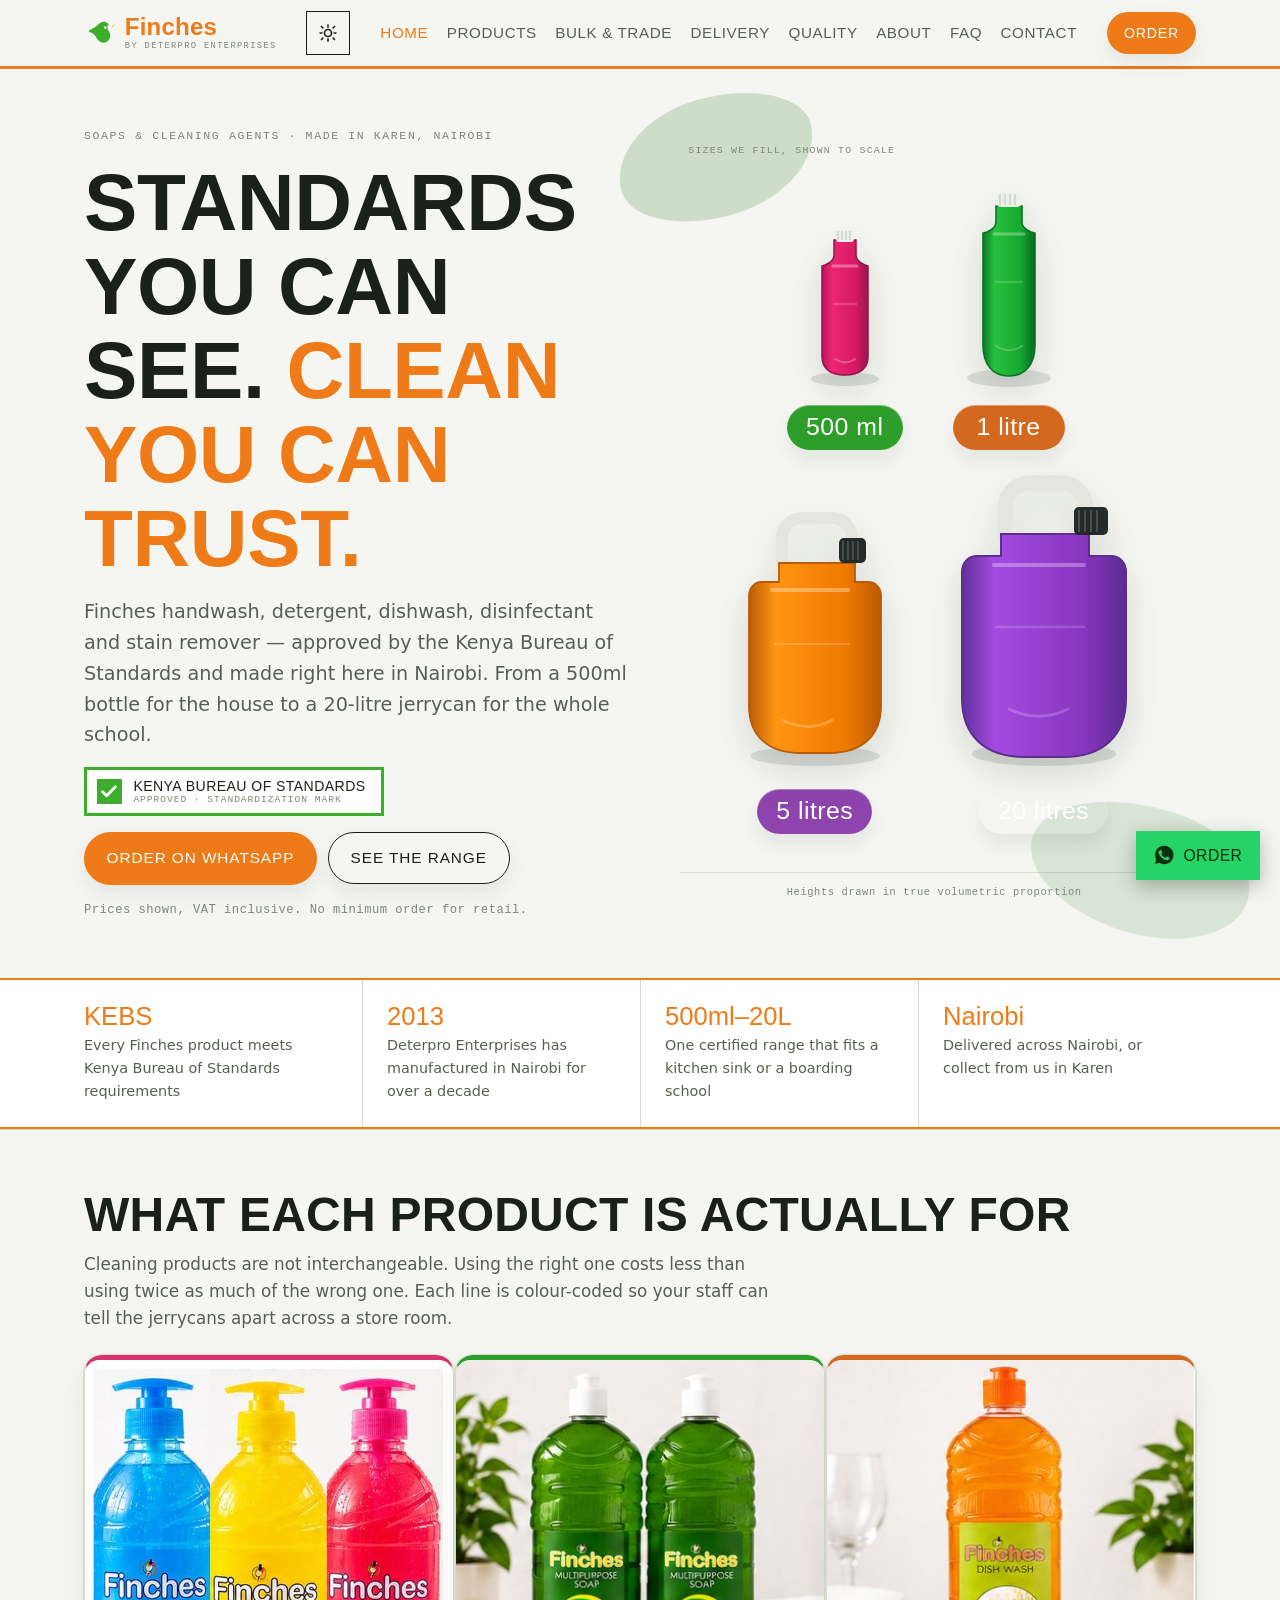
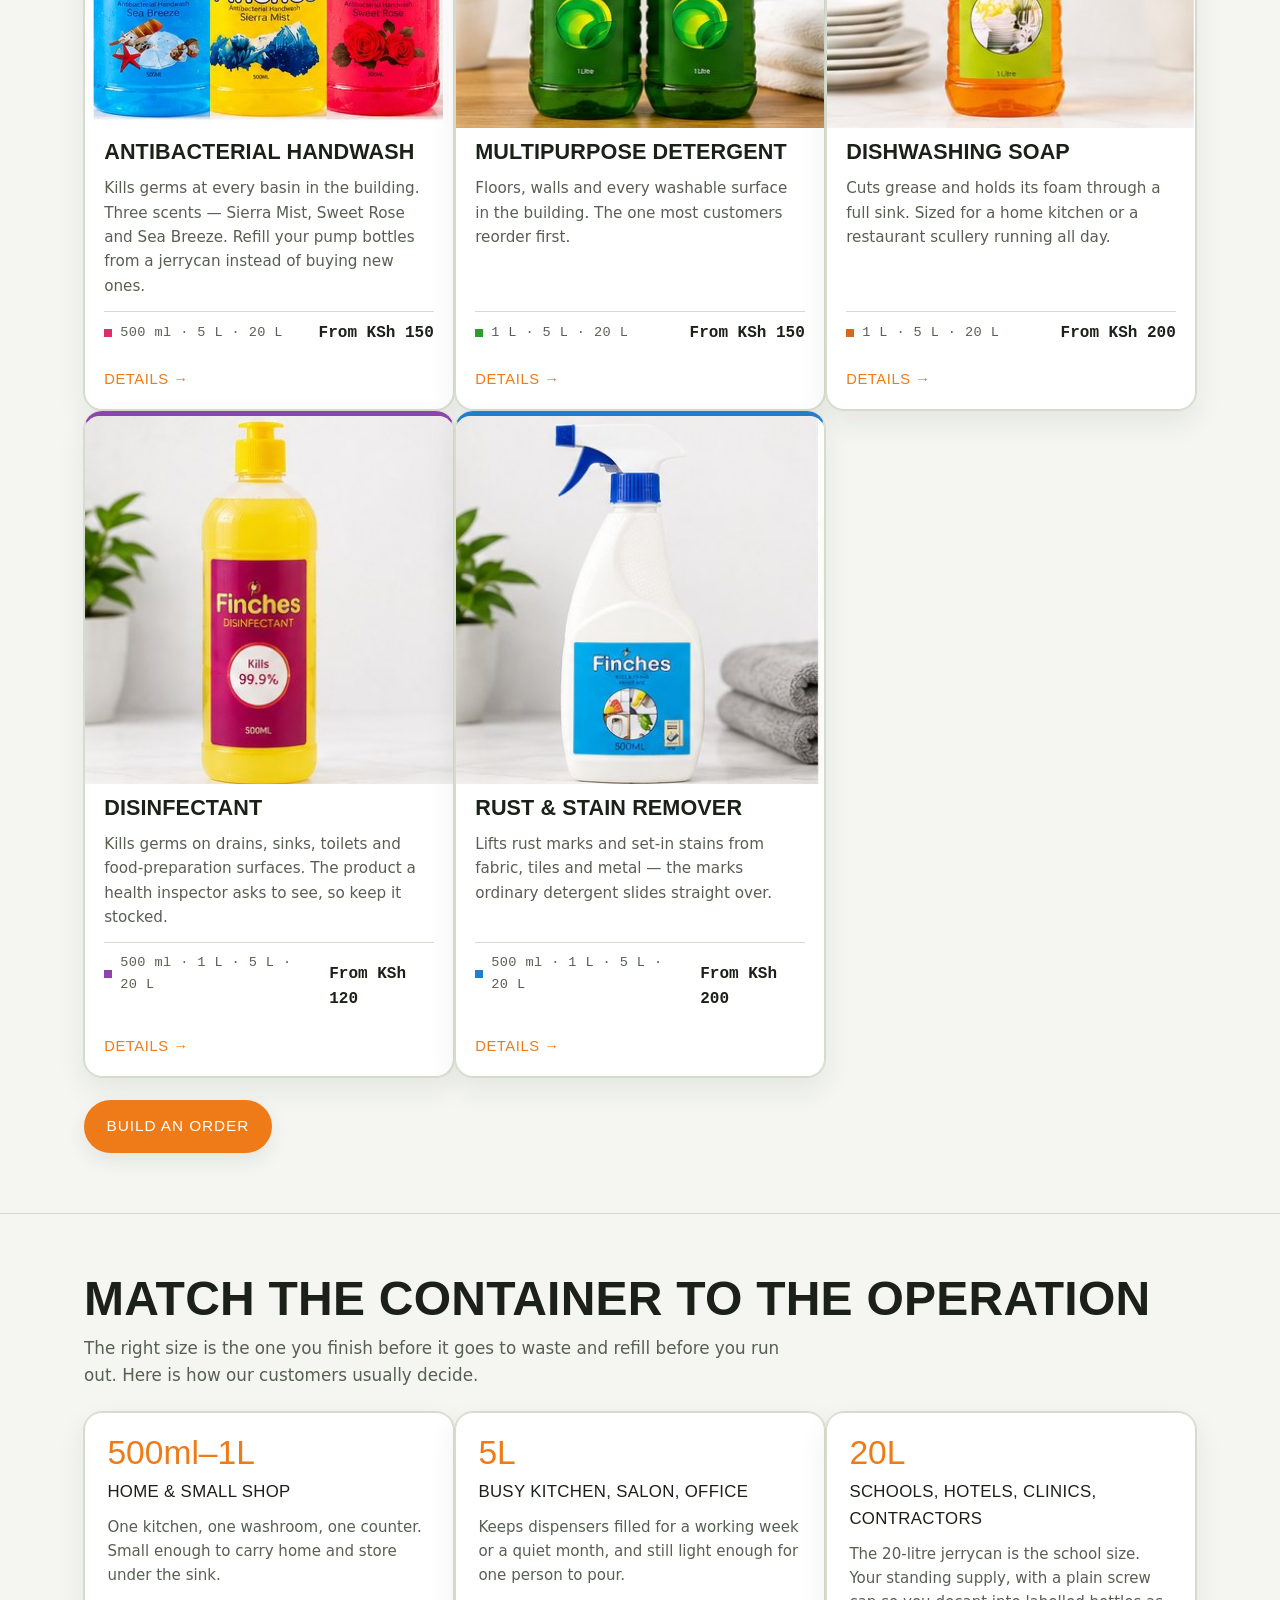
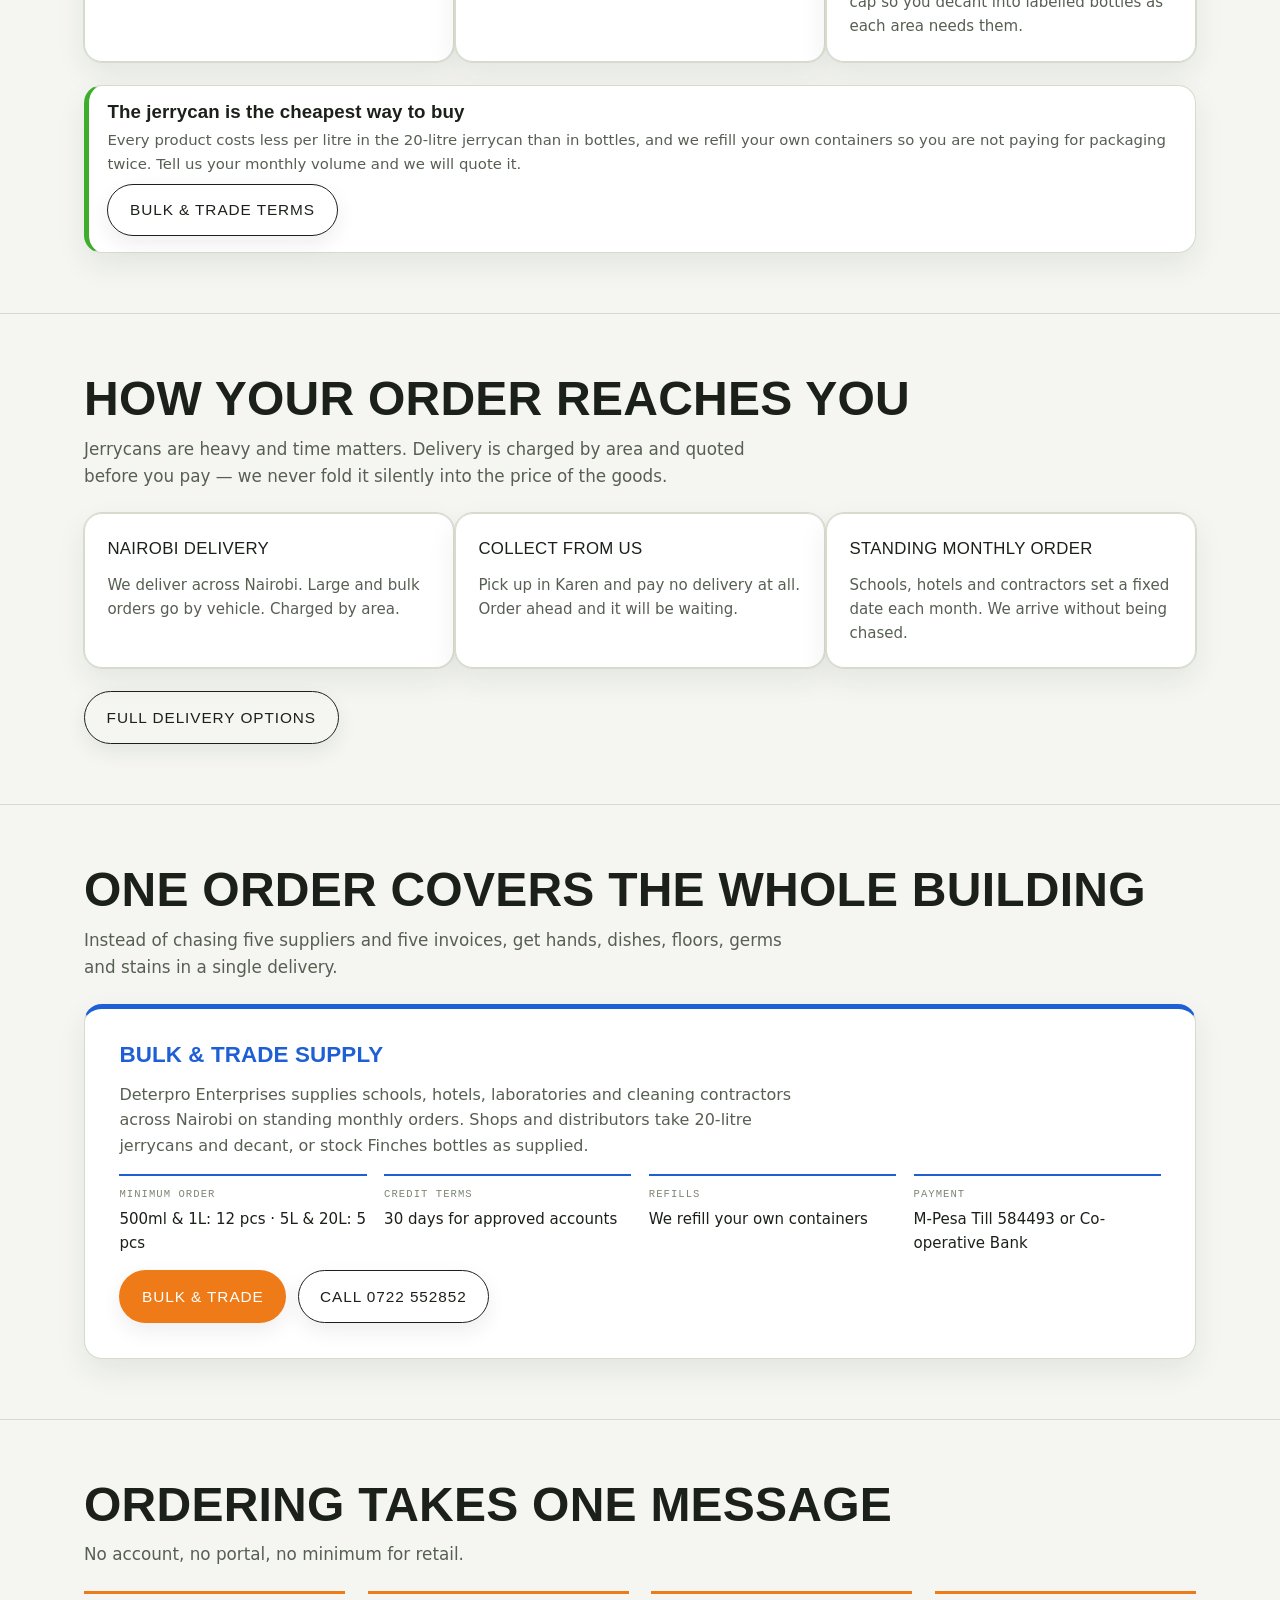
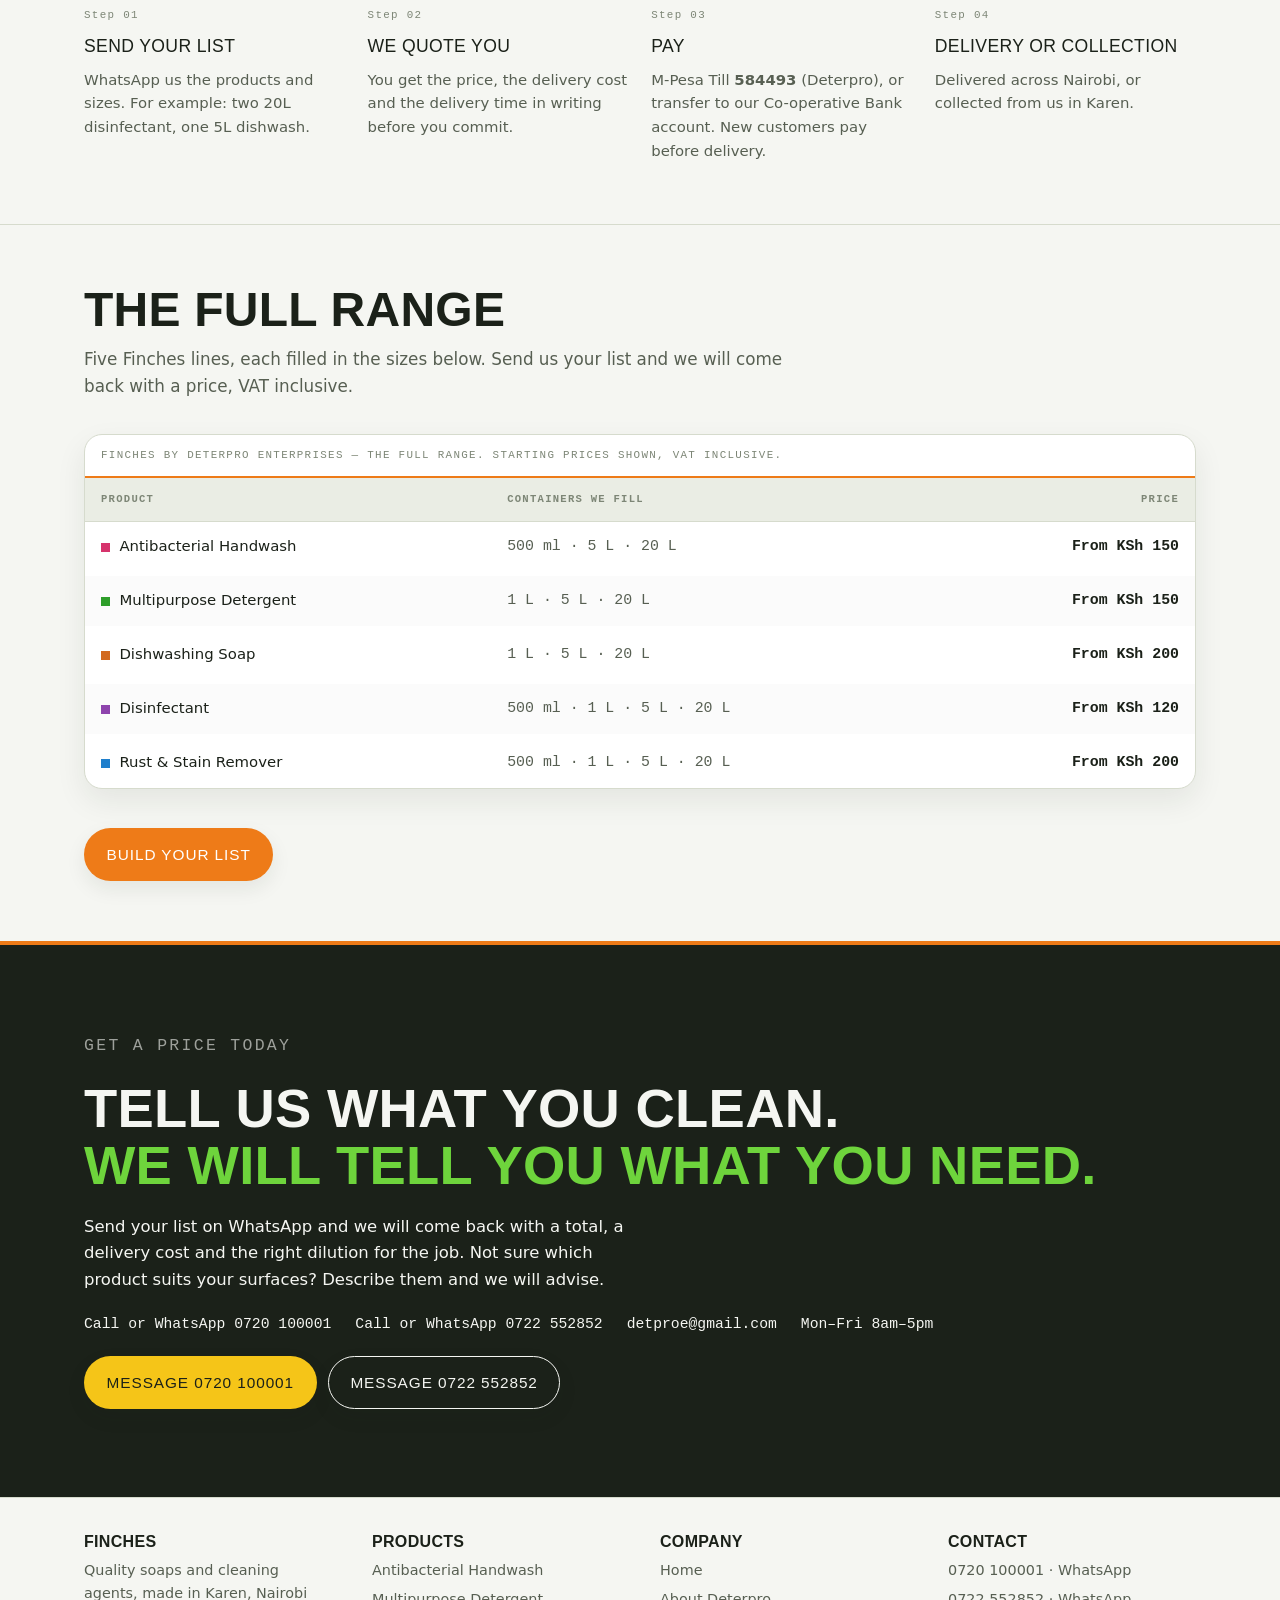
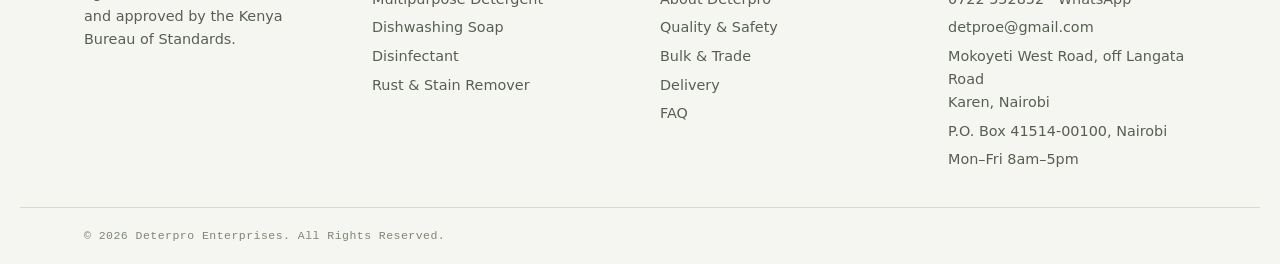
<file: public/index.html>
<!doctype html>
<html lang="en-KE">
<head>
<meta charset="utf-8">
<meta name="viewport" content="width=device-width, initial-scale=1">
<title>Finches</title>
<meta name="description" content="KEBS-approved handwash, detergent, dishwash, disinfectant and stain remover. Made in Karen, Nairobi. 500ml bottles to 20-litre jerrycans, delivered across Nairobi.">
<meta name="color-scheme" content="light">
<meta name="theme-color" content="#EE7B18">
<script>(function(){try{var t=localStorage.getItem('finches-theme');if(t==='dark'||t==='light'){document.documentElement.setAttribute('data-theme',t);}}catch(e){}document.documentElement.classList.add('js');})();</script>
<link rel="canonical" href="https://deterpro.co.ke/">
<meta property="og:type" content="website">
<meta property="og:site_name" content="Finches by Deterpro Enterprises">
<meta property="og:title" content="Finches &mdash; KEBS-Approved Soaps &amp; Cleaning Agents in Nairobi">
<meta property="og:description" content="KEBS-approved handwash, detergent, dishwash, disinfectant and stain remover. Made in Karen, Nairobi. 500ml bottles to 20-litre jerrycans, delivered across Nairobi.">
<meta property="og:locale" content="en_KE">
<meta property="og:url" content="https://deterpro.co.ke/">
<meta property="og:image" content="https://deterpro.co.ke/assets/img/og-card.png">
<meta property="og:image:width" content="1200">
<meta property="og:image:height" content="630">
<meta property="og:image:alt" content="Finches - soaps and cleaning agents, KEBS approved, made in Nairobi">
<meta name="twitter:card" content="summary_large_image">
<link rel="icon" href="data:image/svg+xml,%3Csvg xmlns='http://www.w3.org/2000/svg' viewBox='0 0 32 32'%3E%3Cpath d='M25 8a6 6 0 0 0-9.6-1.4C12 9.6 9 12 5.5 13.2c-.9.3-.9 1.5 0 1.8 2 .7 3.4 1.4 4.6 2.6 2.4 2.4 3.1 6 6.6 7.5 4.2 1.8 9-1.1 9.5-5.6.3-2.6-.8-4.4-1.8-6-.6-1-.9-2-.9-3 0-.9.2-1.7.5-2.5z' fill='%233DAE2B'/%3E%3C/svg%3E">

<link rel="stylesheet" href="assets/css/style.css?v=15">
<script src="assets/js/main.js?v=15" defer></script>
<script type="application/ld+json">
{"@context":"https://schema.org","@type":"LocalBusiness","name":"Deterpro Enterprises","alternateName":"Finches","description":"Manufacturer of Finches soaps and cleaning agents in Karen, Nairobi, approved by the Kenya Bureau of Standards.","foundingDate":"2013","email":"detproe@gmail.com","telephone":"+254720100001","url":"https://deterpro.co.ke/","address":{"@type":"PostalAddress","streetAddress":"Mokoyeti West Road, off Langata Road","addressLocality":"Karen, Nairobi","postOfficeBoxNumber":"41514-00100","addressRegion":"Nairobi","addressCountry":"KE"},"areaServed":{"@type":"City","name":"Nairobi"},"currenciesAccepted":"KES","openingHoursSpecification":[{"@type":"OpeningHoursSpecification","dayOfWeek":["Monday","Tuesday","Wednesday","Thursday","Friday"],"opens":"08:00","closes":"17:00"}]}
</script>
</head>
<body>
<a class="skip-link" href="#main">Skip to content</a>

<header class="site-header">
  <div class="wrap site-header__inner">
    <a class="logo" href="index.html">
      <svg width="32" height="32" viewBox="0 0 32 32" role="img" aria-label="Finches">
        <path d="M25 8a6 6 0 0 0-9.6-1.4C12 9.6 9 12 5.5 13.2c-.9.3-.9 1.5 0 1.8 2 .7 3.4 1.4 4.6 2.6 2.4 2.4 3.1 6 6.6 7.5 4.2 1.8 9-1.1 9.5-5.6.3-2.6-.8-4.4-1.8-6-.6-1-.9-2-.9-3 0-.9.2-1.7.5-2.5z" fill="var(--green)"/>
        <circle cx="21.4" cy="10.6" r="1.3" fill="var(--ground)"/>
        <path d="M27.5 9.2 31.5 7.4l-3.6 3.4z" fill="var(--yellow)"/>
      </svg>
      <span class="logo__type">
        <span class="logo__name">Finches</span>
        <span class="logo__by">By Deterpro Enterprises</span>
      </span>
    </a>

    <div class="site-header__tools">
      <button class="theme-toggle" type="button" aria-pressed="false" aria-label="Switch to dark mode" title="Switch to dark mode">
        <svg class="theme-toggle__sun" width="20" height="20" viewBox="0 0 24 24" fill="none" stroke="currentColor" stroke-width="2" stroke-linecap="round" aria-hidden="true">
          <circle cx="12" cy="12" r="4.2"/>
          <path d="M12 2.5v2.2M12 19.3v2.2M4.2 4.2l1.6 1.6M18.2 18.2l1.6 1.6M2.5 12h2.2M19.3 12h2.2M4.2 19.8l1.6-1.6M18.2 5.8l1.6-1.6"/>
        </svg>
        <svg class="theme-toggle__moon" width="20" height="20" viewBox="0 0 24 24" fill="currentColor" aria-hidden="true">
          <path d="M20.5 14.6A8.6 8.6 0 0 1 9.4 3.5a8.6 8.6 0 1 0 11.1 11.1z"/>
        </svg>
      </button>

      <button class="nav-toggle" type="button" aria-expanded="false" aria-controls="site-nav" aria-label="Open menu">
        <span class="nav-toggle__bars" aria-hidden="true"></span>
      </button>
    </div>

    <nav class="site-nav" id="site-nav" aria-label="Primary">
      <a href="index.html">Home</a>
      <a href="products.html">Products</a>
      <a href="bulk.html">Bulk &amp; Trade</a>
      <a href="delivery.html">Delivery</a>
      <a href="quality.html">Quality</a>
      <a href="about.html">About</a>
      <a href="faq.html">FAQ</a>
      <a href="contact.html">Contact</a>
    </nav>

    <a class="btn btn--primary site-header__cta" href="https://wa.me/254720100001?text=Hello%20Finches%2C%20I%20would%20like%20to%20order%3A">Order</a>
  </div>
</header>

<main id="main">
<section class="hero">
  <div class="wrap hero__inner">
    <div class="hero__copy">
      <p class="eyebrow">Soaps &amp; cleaning agents &middot; Made in Karen, Nairobi</p>
      <h1>Standards you can see. <em>Clean you can trust.</em></h1>
      <p class="hero__lede">Finches handwash, detergent, dishwash, disinfectant and stain remover &mdash; approved by the Kenya Bureau of Standards and made right here in Nairobi. From a 500ml bottle for the house to a 20-litre jerrycan for the whole school.</p>
      <div class="kebs">
        <span class="kebs__tick" aria-hidden="true"><svg width="16" height="13" viewBox="0 0 15 12"><path d="M1.5 6.2 5.3 10 13.5 1.6" fill="none" stroke="#fff" stroke-width="2.6" stroke-linecap="round" stroke-linejoin="round"/></svg></span>
        <span class="kebs__text">Kenya Bureau of Standards<small>Approved &middot; Standardization Mark</small></span>
      </div>
      <div class="actions">
        <a class="btn btn--primary" href="https://wa.me/254720100001?text=Hello%20Finches%2C%20I%20would%20like%20to%20order%3A">Order on WhatsApp</a>
        <a class="btn btn--ghost" href="products.html">See the range</a>
      </div>
      <p class="note">Prices shown, VAT inclusive. No minimum order for retail.</p>
    </div>
    <figure class="scale">
  <figcaption class="scale__caption">Sizes we fill, shown to scale</figcaption>
  <div class="scale__item">
    <svg width="120" height="190" viewBox="0 0 120 190" role="img" aria-label="500 millilitre bottle">
      <defs><linearGradient id="pink500" x1="0" x2="1"><stop stop-color="#b91458"/><stop offset=".22" stop-color="#ed2672"/><stop offset=".72" stop-color="#d71963"/><stop offset="1" stop-color="#9d164d"/></linearGradient></defs>
      <ellipse cx="60" cy="171" rx="34" ry="7" fill="rgba(27,33,25,0.12)"/>
      <path d="M49 32h22v15c0 5 4 8 9 10l3 1v91c0 11-8 18-23 18s-23-7-23-18V58l3-1c5-2 9-5 9-10V32Z" fill="url(#pink500)"/>
      <path d="M49 32h22v15c0 5 4 8 9 10l3 1v91c0 11-8 18-23 18s-23-7-23-18V58l3-1c5-2 9-5 9-10V32Z" fill="none" stroke="#8e1648" stroke-width="1.5"/>
      <rect x="51" y="22" width="18" height="12" rx="3" fill="#eef1eb"/>
      <path d="M53 23v9m4-9v9m4-9v9m4-9v9" stroke="#bdc5b9" stroke-width="1"/>
      <path d="M48 58h24" stroke="rgba(255,255,255,0.34)" stroke-width="3" stroke-linecap="round"/>
      <path d="M48 96h24" stroke="rgba(255,255,255,0.18)" stroke-width="2"/>
      <path d="M50 151c6 4 13 5 20 0" fill="none" stroke="rgba(255,255,255,0.28)" stroke-width="2" stroke-linecap="round"/>
    </svg>
    <span class="scale__label">500 ml</span>
  </div>
  <div class="scale__item">
    <svg width="150" height="230" viewBox="0 0 150 230" role="img" aria-label="1 litre bottle">
      <defs><linearGradient id="green1l" x1="0" x2="1"><stop stop-color="#087c27"/><stop offset=".22" stop-color="#28bf3e"/><stop offset=".72" stop-color="#16a930"/><stop offset="1" stop-color="#086a25"/></linearGradient></defs>
      <ellipse cx="75" cy="212" rx="42" ry="9" fill="rgba(27,33,25,0.12)"/>
      <path d="M62 40h26v16c0 5 4 8 9 10l4 1v112c0 20-10 31-26 31s-26-11-26-31V67l4-1c5-2 9-5 9-10V40Z" fill="url(#green1l)"/>
      <path d="M62 40h26v16c0 5 4 8 9 10l4 1v112c0 20-10 31-26 31s-26-11-26-31V67l4-1c5-2 9-5 9-10V40Z" fill="none" stroke="#087323" stroke-width="1.6"/>
      <rect x="63" y="27" width="24" height="14" rx="4" fill="#eef1eb"/>
      <path d="M66 28v11m5-11v11m5-11v11m5-11v11" stroke="#bdc5b9" stroke-width="1.1"/>
      <path d="M60 68h30" stroke="rgba(255,255,255,0.3)" stroke-width="3" stroke-linecap="round"/>
      <path d="M61 116h28" stroke="rgba(255,255,255,0.16)" stroke-width="2"/>
      <path d="M62 180c8 5 17 6 26 0" fill="none" stroke="rgba(255,255,255,0.22)" stroke-width="2" stroke-linecap="round"/>
    </svg>
    <span class="scale__label">1 litre</span>
  </div>
  <div class="scale__item">
    <svg width="190" height="275" viewBox="0 0 190 275" role="img" aria-label="5 litre jerrycan">
      <defs><linearGradient id="orange5l" x1="0" x2="1"><stop stop-color="#b95b05"/><stop offset=".2" stop-color="#ff9512"/><stop offset=".75" stop-color="#ee7800"/><stop offset="1" stop-color="#b95904"/></linearGradient></defs>
      <ellipse cx="95" cy="249" rx="65" ry="10" fill="rgba(27,33,25,0.12)"/>
      <path d="M62 57V31c0-11 9-20 20-20h30c11 0 20 9 20 20v27" fill="none" stroke="#e4e5df" stroke-width="12" stroke-linecap="round"/>
      <path d="M59 56h76v19h13c8 0 13 6 13 14v110c0 29-18 47-52 47H81c-34 0-52-18-52-47V89c0-8 5-14 13-14h17V56Z" fill="url(#orange5l)"/>
      <path d="M59 56h76v19h13c8 0 13 6 13 14v110c0 29-18 47-52 47H81c-34 0-52-18-52-47V89c0-8 5-14 13-14h17V56Z" fill="none" stroke="#b75b08" stroke-width="1.8"/>
      <rect x="119" y="31" width="27" height="25" rx="5" fill="#252b2a"/>
      <path d="M123 34v19m5-19v19m5-19v19m5-19v19" stroke="#4e5650" stroke-width="1.6"/>
      <path d="M52 83h76" stroke="rgba(255,255,255,0.32)" stroke-width="4" stroke-linecap="round"/>
      <path d="M54 137h76" stroke="rgba(255,255,255,0.18)" stroke-width="2"/>
      <path d="M62 213c16 8 34 9 50 0" fill="none" stroke="rgba(255,255,255,0.22)" stroke-width="3" stroke-linecap="round"/>
    </svg>
    <span class="scale__label">5 litres</span>
  </div>
  <div class="scale__item">
    <svg width="210" height="310" viewBox="0 0 210 310" role="img" aria-label="20 litre jerrycan">
      <defs><linearGradient id="purple20l" x1="0" x2="1"><stop stop-color="#63319b"/><stop offset=".2" stop-color="#a34be0"/><stop offset=".75" stop-color="#8735bf"/><stop offset="1" stop-color="#5b2c91"/></linearGradient></defs>
      <ellipse cx="105" cy="284" rx="72" ry="12" fill="rgba(27,33,25,0.12)"/>
      <path d="M66 65V38c0-14 11-25 25-25h31c14 0 25 11 25 25v27" fill="none" stroke="#e4e5df" stroke-width="15" stroke-linecap="round"/>
      <path d="M62 64h88v22h22c9 0 15 7 15 16v126c0 38-23 59-63 59H86c-40 0-63-21-63-59V102c0-9 6-16 15-16h24V64Z" fill="url(#purple20l)"/>
      <path d="M62 64h88v22h22c9 0 15 7 15 16v126c0 38-23 59-63 59H86c-40 0-63-21-63-59V102c0-9 6-16 15-16h24V64Z" fill="none" stroke="#5b2e8b" stroke-width="2"/>
      <rect x="135" y="37" width="34" height="28" rx="5" fill="#252b2a"/>
      <path d="M140 40v22m6-22v22m6-22v22m6-22v22" stroke="#4e5650" stroke-width="1.8"/>
      <path d="M55 95h90" stroke="rgba(255,255,255,0.3)" stroke-width="4" stroke-linecap="round"/>
      <path d="M56 157h90" stroke="rgba(255,255,255,0.17)" stroke-width="2.5"/>
      <path d="M70 239c18 9 40 10 59 0" fill="none" stroke="rgba(255,255,255,0.2)" stroke-width="3" stroke-linecap="round"/>
    </svg>
    <span class="scale__label">20 litres</span>
  </div>
  <p class="scale__foot">Heights drawn in true volumetric proportion</p>
</figure>
  </div>
</section>

<section class="strip">
  <div class="wrap strip__inner">
    <div class="strip__cell"><span class="strip__figure">KEBS</span><span class="strip__label">Every Finches product meets Kenya Bureau of Standards requirements</span></div>
    <div class="strip__cell"><span class="strip__figure num">2013</span><span class="strip__label">Deterpro Enterprises has manufactured in Nairobi for over a decade</span></div>
    <div class="strip__cell"><span class="strip__figure num">500ml&ndash;20L</span><span class="strip__label">One certified range that fits a kitchen sink or a boarding school</span></div>
    <div class="strip__cell"><span class="strip__figure">Nairobi</span><span class="strip__label">Delivered across Nairobi, or collect from us in Karen</span></div>
  </div>
</section>

<section class="band" id="range">
  <div class="wrap band__inner">
    <div class="band__body">
      <div class="band__head">
        <h2>What each product is actually for</h2>
        <p>Cleaning products are not interchangeable. Using the right one costs less than using twice as much of the wrong one. Each line is colour-coded so your staff can tell the jerrycans apart across a store room.</p>
      </div>
      <div class="grid-rule">

        <article class="product" style="--code:var(--p-handwash)">
          <div class="product__media"><img src="assets/img/handwash-group-thumb.jpg" alt="Finches Antibacterial Handwash" width="600" height="600" loading="lazy" decoding="async"></div>
          <h3 class="product__name"><a href="products/handwash.html">Antibacterial Handwash</a></h3>
          <p class="product__use">Kills germs at every basin in the building. Three scents &mdash; Sierra Mist, Sweet Rose and Sea Breeze. Refill your pump bottles from a jerrycan instead of buying new ones.</p>
          <div class="product__sizes">
            <div class="size-row"><span class="size-row__vol"><i class="size-row__dot"></i>500 ml &middot; 5 L &middot; 20 L</span><span class="size-row__price">From KSh 150</span></div>
          </div>
          <a class="product__link" href="products/handwash.html">Details &rarr;</a>
        </article>

        <article class="product" style="--code:var(--p-multi)">
          <div class="product__media"><img src="assets/img/multipurpose-detergent-thumb.jpg" alt="Finches Multipurpose Detergent" width="600" height="600" loading="lazy" decoding="async"></div>
          <h3 class="product__name"><a href="products/multipurpose-detergent.html">Multipurpose Detergent</a></h3>
          <p class="product__use">Floors, walls and every washable surface in the building. The one most customers reorder first.</p>
          <div class="product__sizes">
            <div class="size-row"><span class="size-row__vol"><i class="size-row__dot"></i>1 L &middot; 5 L &middot; 20 L</span><span class="size-row__price">From KSh 150</span></div>
          </div>
          <a class="product__link" href="products/multipurpose-detergent.html">Details &rarr;</a>
        </article>

        <article class="product" style="--code:var(--p-dish)">
          <div class="product__media"><img src="assets/img/dishwashing-soap-thumb.jpg" alt="Finches Dishwashing Soap" width="600" height="600" loading="lazy" decoding="async"></div>
          <h3 class="product__name"><a href="products/dishwashing-soap.html">Dishwashing Soap</a></h3>
          <p class="product__use">Cuts grease and holds its foam through a full sink. Sized for a home kitchen or a restaurant scullery running all day.</p>
          <div class="product__sizes">
            <div class="size-row"><span class="size-row__vol"><i class="size-row__dot"></i>1 L &middot; 5 L &middot; 20 L</span><span class="size-row__price">From KSh 200</span></div>
          </div>
          <a class="product__link" href="products/dishwashing-soap.html">Details &rarr;</a>
        </article>

        <article class="product" style="--code:var(--p-disinfect)">
          <div class="product__media"><img src="assets/img/disinfectant-thumb.jpg" alt="Finches Disinfectant" width="600" height="600" loading="lazy" decoding="async"></div>
          <h3 class="product__name"><a href="products/disinfectant.html">Disinfectant</a></h3>
          <p class="product__use">Kills germs on drains, sinks, toilets and food-preparation surfaces. The product a health inspector asks to see, so keep it stocked.</p>
          <div class="product__sizes">
            <div class="size-row"><span class="size-row__vol"><i class="size-row__dot"></i>500 ml &middot; 1 L &middot; 5 L &middot; 20 L</span><span class="size-row__price">From KSh 120</span></div>
          </div>
          <a class="product__link" href="products/disinfectant.html">Details &rarr;</a>
        </article>

        <article class="product" style="--code:var(--p-stain)">
          <div class="product__media"><img src="assets/img/rust-stain-remover-thumb.jpg" alt="Finches Rust and Stain Remover" width="600" height="600" loading="lazy" decoding="async"></div>
          <h3 class="product__name"><a href="products/rust-stain-remover.html">Rust &amp; Stain Remover</a></h3>
          <p class="product__use">Lifts rust marks and set-in stains from fabric, tiles and metal &mdash; the marks ordinary detergent slides straight over.</p>
          <div class="product__sizes">
            <div class="size-row"><span class="size-row__vol"><i class="size-row__dot"></i>500 ml &middot; 1 L &middot; 5 L &middot; 20 L</span><span class="size-row__price">From KSh 200</span></div>
          </div>
          <a class="product__link" href="products/rust-stain-remover.html">Details &rarr;</a>
        </article>

      </div>
      <div class="actions"><a class="btn btn--primary" href="products.html">Build an order</a></div>
    </div>
  </div>
</section>

<section class="band" id="sizes">
  <div class="wrap band__inner">
    <div class="band__body">
      <div class="band__head">
        <h2>Match the container to the operation</h2>
        <p>The right size is the one you finish before it goes to waste and refill before you run out. Here is how our customers usually decide.</p>
      </div>
      <div class="grid-rule">
        <div class="card"><span class="card__vol num">500ml&ndash;1L</span><span class="card__label">Home &amp; small shop</span><p class="card__body">One kitchen, one washroom, one counter. Small enough to carry home and store under the sink.</p></div>
        <div class="card"><span class="card__vol num">5L</span><span class="card__label">Busy kitchen, salon, office</span><p class="card__body">Keeps dispensers filled for a working week or a quiet month, and still light enough for one person to pour.</p></div>
        <div class="card"><span class="card__vol num">20L</span><span class="card__label">Schools, hotels, clinics, contractors</span><p class="card__body">The 20-litre jerrycan is the school size. Your standing supply, with a plain screw cap so you decant into labelled bottles as each area needs them.</p></div>
      </div>

      <div class="callout callout--green">
        <h3>The jerrycan is the cheapest way to buy</h3>
        <p>Every product costs less per litre in the 20-litre jerrycan than in bottles, and we refill your own containers so you are not paying for packaging twice. Tell us your monthly volume and we will quote it.</p>
        <div class="actions"><a class="btn btn--ghost" href="bulk.html">Bulk &amp; trade terms</a></div>
      </div>
    </div>
  </div>
</section>

<section class="band">
  <div class="wrap band__inner">
    <div class="band__body">
      <div class="band__head">
        <h2>How your order reaches you</h2>
        <p>Jerrycans are heavy and time matters. Delivery is charged by area and quoted before you pay &mdash; we never fold it silently into the price of the goods.</p>
      </div>
      <div class="grid-rule">
        <div class="card"><span class="card__label">Nairobi delivery</span><p class="card__body">We deliver across Nairobi. Large and bulk orders go by vehicle. Charged by area.</p></div>
        <div class="card"><span class="card__label">Collect from us</span><p class="card__body">Pick up in Karen and pay no delivery at all. Order ahead and it will be waiting.</p></div>
        <div class="card"><span class="card__label">Standing monthly order</span><p class="card__body">Schools, hotels and contractors set a fixed date each month. We arrive without being chased.</p></div>
      </div>
      <div class="actions"><a class="btn btn--ghost" href="delivery.html">Full delivery options</a></div>
    </div>
  </div>
</section>

<section class="band">
  <div class="wrap band__inner">
    <div class="band__body">
      <div class="band__head">
        <h2>One order covers the whole building</h2>
        <p>Instead of chasing five suppliers and five invoices, get hands, dishes, floors, germs and stains in a single delivery.</p>
      </div>
      <div class="trade">
        <h3>Bulk &amp; trade supply</h3>
        <p>Deterpro Enterprises supplies schools, hotels, laboratories and cleaning contractors across Nairobi on standing monthly orders. Shops and distributors take 20-litre jerrycans and decant, or stock Finches bottles as supplied.</p>
        <div class="trade__grid">
          <div class="trade__item"><span class="trade__k">Minimum order</span><span class="trade__v">500ml &amp; 1L: 12 pcs &middot; 5L &amp; 20L: 5 pcs</span></div>
          <div class="trade__item"><span class="trade__k">Credit terms</span><span class="trade__v">30 days for approved accounts</span></div>
          <div class="trade__item"><span class="trade__k">Refills</span><span class="trade__v">We refill your own containers</span></div>
          <div class="trade__item"><span class="trade__k">Payment</span><span class="trade__v">M-Pesa Till 584493 or Co-operative Bank</span></div>
        </div>
        <div class="actions">
          <a class="btn btn--primary" href="bulk.html">Bulk &amp; trade</a>
          <a class="btn btn--ghost" href="tel:+254722552852">Call 0722 552852</a>
        </div>
      </div>
    </div>
  </div>
</section>

<section class="band" id="ordering">
  <div class="wrap band__inner">
    <div class="band__body">
      <div class="band__head"><h2>Ordering takes one message</h2><p>No account, no portal, no minimum for retail.</p></div>
      <div class="steps">
        <div class="step"><span class="step__n">Step 01</span><span class="step__t">Send your list</span><p class="step__b">WhatsApp us the products and sizes. For example: two 20L disinfectant, one 5L dishwash.</p></div>
        <div class="step"><span class="step__n">Step 02</span><span class="step__t">We quote you</span><p class="step__b">You get the price, the delivery cost and the delivery time in writing before you commit.</p></div>
        <div class="step"><span class="step__n">Step 03</span><span class="step__t">Pay</span><p class="step__b">M-Pesa Till <strong>584493</strong> (Deterpro), or transfer to our Co-operative Bank account. New customers pay before delivery.</p></div>
        <div class="step"><span class="step__n">Step 04</span><span class="step__t">Delivery or collection</span><p class="step__b">Delivered across Nairobi, or collected from us in Karen.</p></div>
      </div>
    </div>
  </div>
</section>

<section class="band" id="prices">
  <div class="wrap band__inner">
    <div class="band__body">
      <div class="band__head"><h2>The full range</h2><p>Five Finches lines, each filled in the sizes below. Send us your list and we will come back with a price, VAT inclusive.</p></div>
      <div class="table-scroll">
  <table>
    <caption>Finches by Deterpro Enterprises &mdash; the full range. Starting prices shown, VAT inclusive.</caption>
    <thead>
      <tr><th scope="col">Product</th><th scope="col">Containers we fill</th><th scope="col" class="price">Price</th></tr>
    </thead>
    <tbody>
      <tr style="--code:var(--p-handwash)"><td><i class="rowcode" aria-hidden="true"></i>Antibacterial Handwash</td><td class="vol">500 ml &middot; 5 L &middot; 20 L</td><td class="price">From KSh 150</td></tr>
      <tr style="--code:var(--p-multi)"><td><i class="rowcode" aria-hidden="true"></i>Multipurpose Detergent</td><td class="vol">1 L &middot; 5 L &middot; 20 L</td><td class="price">From KSh 150</td></tr>
      <tr style="--code:var(--p-dish)"><td><i class="rowcode" aria-hidden="true"></i>Dishwashing Soap</td><td class="vol">1 L &middot; 5 L &middot; 20 L</td><td class="price">From KSh 200</td></tr>
      <tr style="--code:var(--p-disinfect)"><td><i class="rowcode" aria-hidden="true"></i>Disinfectant</td><td class="vol">500 ml &middot; 1 L &middot; 5 L &middot; 20 L</td><td class="price">From KSh 120</td></tr>
      <tr style="--code:var(--p-stain)"><td><i class="rowcode" aria-hidden="true"></i>Rust &amp; Stain Remover</td><td class="vol">500 ml &middot; 1 L &middot; 5 L &middot; 20 L</td><td class="price">From KSh 200</td></tr>
    </tbody>
  </table>
</div>
      <div class="actions"><a class="btn btn--primary" href="products.html">Build your list</a></div>
    </div>
  </div>
</section><section class="close">
  <div class="wrap close__inner">
    <p class="eyebrow" style="color:var(--ground);opacity:.6">Get a price today</p>
    <h2>Tell us what you clean.<br><em>We will tell you what you need.</em></h2>
    <p>Send your list on WhatsApp and we will come back with a total, a delivery cost and the right dilution for the job. Not sure which product suits your surfaces? Describe them and we will advise.</p>
    <div class="close__lines">
      <span>Call or WhatsApp <a href="tel:+254720100001">0720 100001</a></span>
      <span>Call or WhatsApp <a href="tel:+254722552852">0722 552852</a></span>
      <span><a href="mailto:detproe@gmail.com">detproe@gmail.com</a></span>
      <span>Mon&ndash;Fri 8am&ndash;5pm</span>
    </div>
    <div class="actions">
      <a class="btn btn--yellow" href="https://wa.me/254720100001?text=Hello%20Finches%2C%20I%20would%20like%20to%20order%3A">Message 0720 100001</a>
      <a class="btn btn--ghost" href="https://wa.me/254722552852?text=Hello%20Finches%2C%20I%20would%20like%20to%20order%3A">Message 0722 552852</a>
    </div>
  </div>
</section>
</main>

<footer class="site-footer">
  <div class="wrap site-footer__inner">
    <div>
      <h2>Finches</h2>
      <p>Quality soaps and cleaning agents, made in Karen, Nairobi and approved by the Kenya Bureau of Standards.</p>
    </div>
    <div>
      <h2>Products</h2>
      <ul>
        <li><a href="products/handwash.html">Antibacterial Handwash</a></li>
        <li><a href="products/multipurpose-detergent.html">Multipurpose Detergent</a></li>
        <li><a href="products/dishwashing-soap.html">Dishwashing Soap</a></li>
        <li><a href="products/disinfectant.html">Disinfectant</a></li>
        <li><a href="products/rust-stain-remover.html">Rust &amp; Stain Remover</a></li>
      </ul>
    </div>
    <div>
      <h2>Company</h2>
      <ul>
        <li><a href="index.html">Home</a></li>
        <li><a href="about.html">About Deterpro</a></li>
        <li><a href="quality.html">Quality &amp; Safety</a></li>
        <li><a href="bulk.html">Bulk &amp; Trade</a></li>
        <li><a href="delivery.html">Delivery</a></li>
        <li><a href="faq.html">FAQ</a></li>
      </ul>
    </div>
    <div>
      <h2>Contact</h2>
      <ul>
        <li><a href="tel:+254720100001">0720 100001</a> &middot; <a href="https://wa.me/254720100001">WhatsApp</a></li>
        <li><a href="tel:+254722552852">0722 552852</a> &middot; <a href="https://wa.me/254722552852">WhatsApp</a></li>
        <li><a href="mailto:detproe@gmail.com">detproe@gmail.com</a></li>
        <li>Mokoyeti West Road, off Langata Road<br>Karen, Nairobi</li>
        <li>P.O. Box 41514-00100, Nairobi</li>
        <li>Mon&ndash;Fri 8am&ndash;5pm</li>
      </ul>
    </div>
  </div>
  <div class="wrap site-footer__legal">
    <span>&copy; <span data-year>2026</span> Deterpro Enterprises. All Rights Reserved.</span>
  </div>
</footer>

<a class="wa-float" href="https://wa.me/254720100001?text=Hello%20Finches%2C%20I%20would%20like%20to%20order%3A" aria-label="Order on WhatsApp">
  <svg width="22" height="22" viewBox="0 0 24 24" aria-hidden="true" fill="currentColor"><path d="M12 2a10 10 0 0 0-8.6 15l-1.3 4.7 4.8-1.3A10 10 0 1 0 12 2zm5.8 14.2c-.2.7-1.4 1.3-2 1.4-.5.1-1.1.1-1.8-.1-.4-.1-1-.3-1.7-.6-3-1.3-4.9-4.3-5-4.5-.2-.2-1.2-1.6-1.2-3s.7-2.1 1-2.4c.3-.3.6-.4.8-.4h.6c.2 0 .4 0 .7.5l.9 2.2c.1.2.1.4 0 .6l-.4.5-.3.4c-.1.1-.3.3-.1.6.2.3.8 1.3 1.7 2.1 1.1 1 2 1.3 2.3 1.5.3.1.5.1.6 0l.9-1.1c.2-.2.4-.2.6-.1l2.1 1c.3.1.5.2.5.3.1.2.1.7-.2 1.4z"/></svg>
  <span>Order</span>
</a>
</body>
</html>
</file>
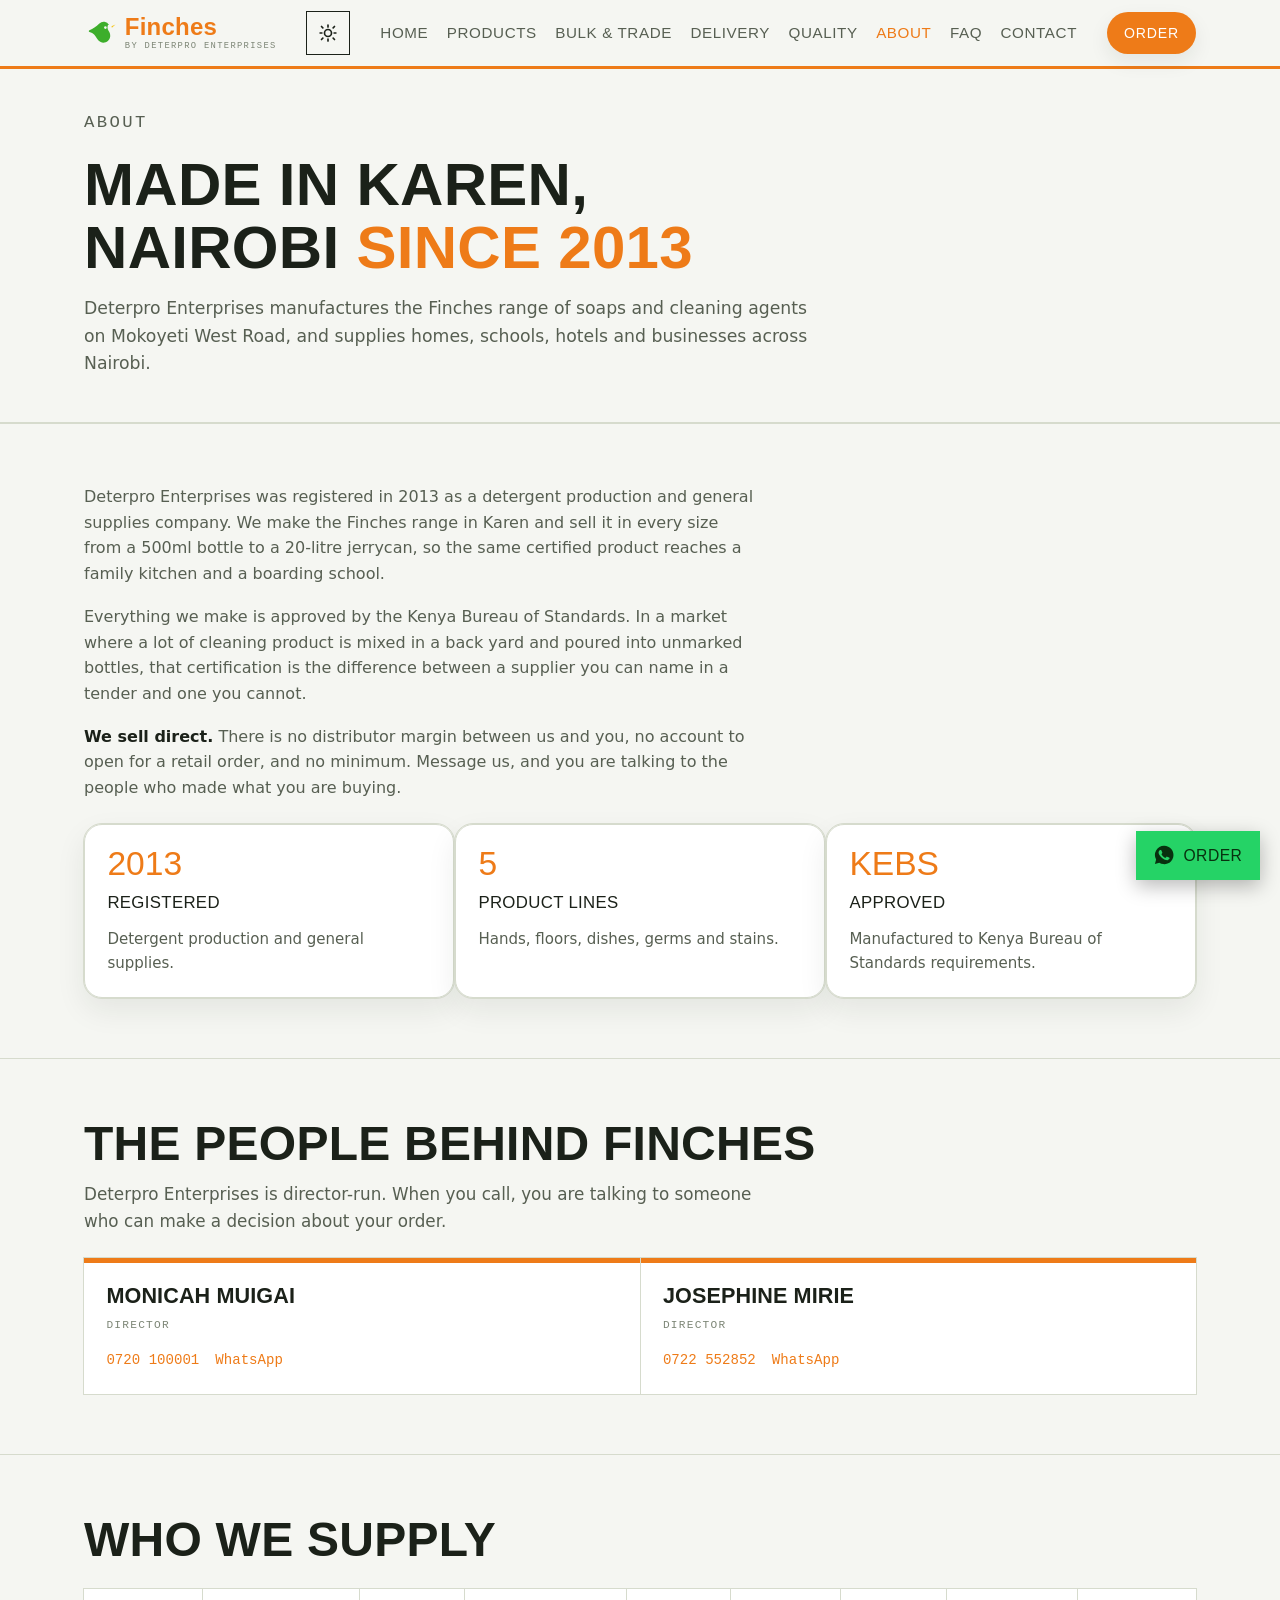
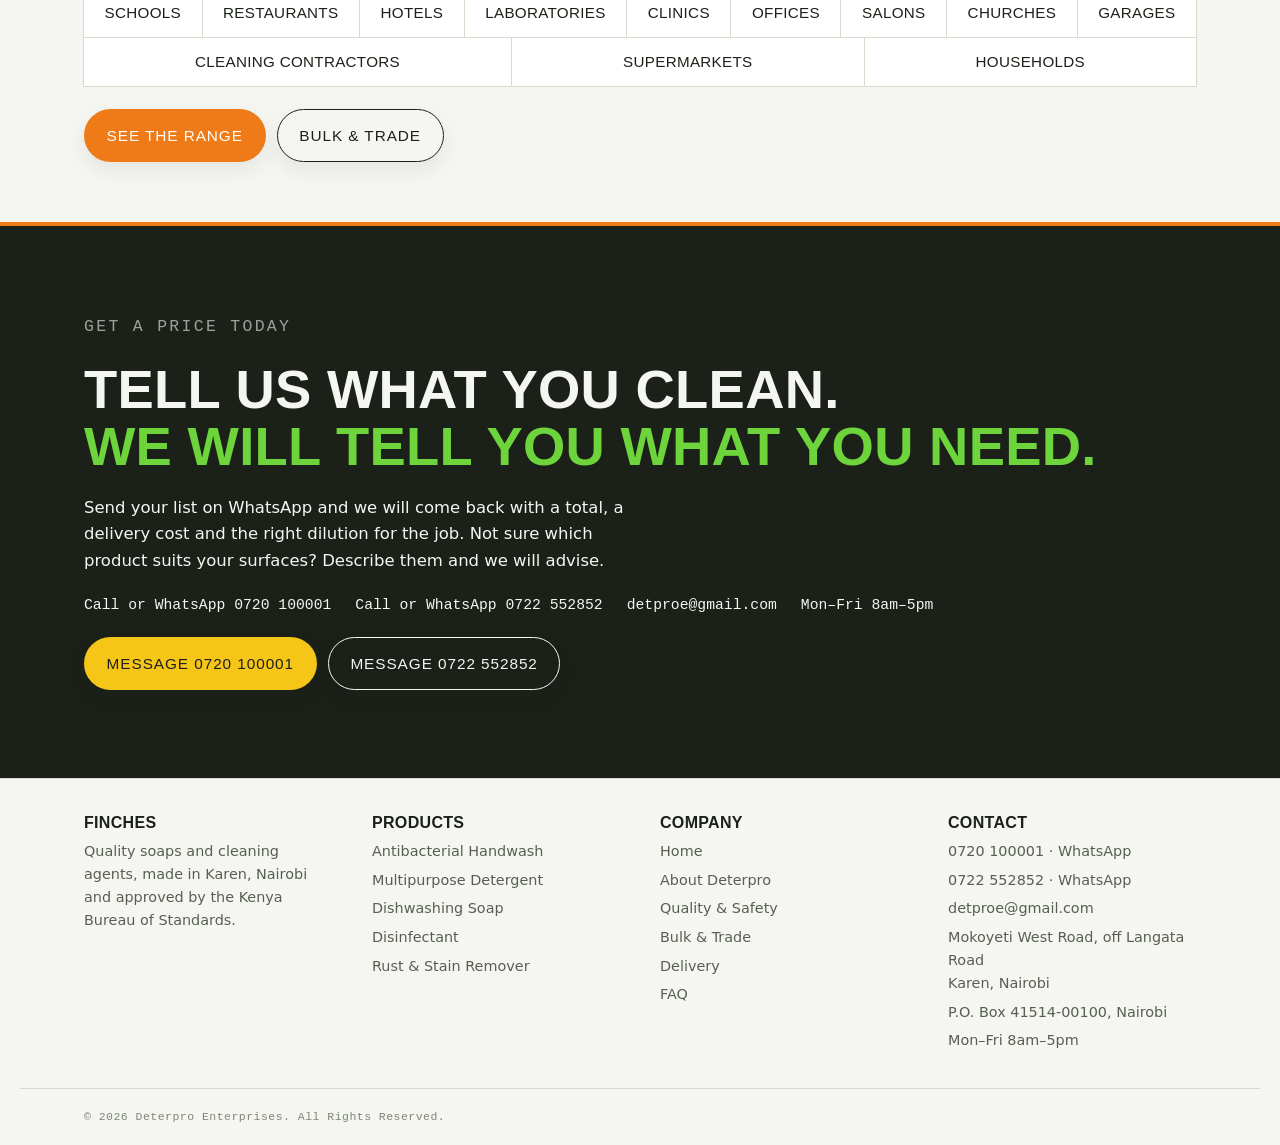
<file: public/about.html>
<!doctype html>
<html lang="en-KE">
<head>
<meta charset="utf-8">
<meta name="viewport" content="width=device-width, initial-scale=1">
<title>About Deterpro Enterprises &mdash; Makers of Finches, Karen</title>
<meta name="description" content="Deterpro Enterprises has manufactured the Finches range in Karen, Nairobi since 2013. KEBS approved, director-run, sold direct from 500ml bottles to 20-litre jerrycans.">
<meta name="color-scheme" content="light">
<meta name="theme-color" content="#EE7B18">
<script>(function(){try{var t=localStorage.getItem('finches-theme');if(t==='dark'||t==='light'){document.documentElement.setAttribute('data-theme',t);}}catch(e){}document.documentElement.classList.add('js');})();</script>
<link rel="canonical" href="https://deterpro.co.ke/about.html">
<meta property="og:type" content="website">
<meta property="og:site_name" content="Finches by Deterpro Enterprises">
<meta property="og:title" content="About Deterpro Enterprises &mdash; Makers of Finches, Karen">
<meta property="og:description" content="Deterpro Enterprises has manufactured the Finches range in Karen, Nairobi since 2013. KEBS approved, director-run, sold direct from 500ml bottles to 20-litre jerrycans.">
<meta property="og:locale" content="en_KE">
<meta property="og:url" content="https://deterpro.co.ke/about.html">
<meta property="og:image" content="https://deterpro.co.ke/assets/img/og-card.png">
<meta property="og:image:width" content="1200">
<meta property="og:image:height" content="630">
<meta property="og:image:alt" content="Finches - soaps and cleaning agents, KEBS approved, made in Nairobi">
<meta name="twitter:card" content="summary_large_image">
<link rel="icon" href="data:image/svg+xml,%3Csvg xmlns='http://www.w3.org/2000/svg' viewBox='0 0 32 32'%3E%3Cpath d='M25 8a6 6 0 0 0-9.6-1.4C12 9.6 9 12 5.5 13.2c-.9.3-.9 1.5 0 1.8 2 .7 3.4 1.4 4.6 2.6 2.4 2.4 3.1 6 6.6 7.5 4.2 1.8 9-1.1 9.5-5.6.3-2.6-.8-4.4-1.8-6-.6-1-.9-2-.9-3 0-.9.2-1.7.5-2.5z' fill='%233DAE2B'/%3E%3C/svg%3E">

<link rel="stylesheet" href="assets/css/style.css?v=15">
<script src="assets/js/main.js?v=15" defer></script>

</head>
<body>
<a class="skip-link" href="#main">Skip to content</a>

<header class="site-header">
  <div class="wrap site-header__inner">
    <a class="logo" href="index.html">
      <svg width="32" height="32" viewBox="0 0 32 32" role="img" aria-label="Finches">
        <path d="M25 8a6 6 0 0 0-9.6-1.4C12 9.6 9 12 5.5 13.2c-.9.3-.9 1.5 0 1.8 2 .7 3.4 1.4 4.6 2.6 2.4 2.4 3.1 6 6.6 7.5 4.2 1.8 9-1.1 9.5-5.6.3-2.6-.8-4.4-1.8-6-.6-1-.9-2-.9-3 0-.9.2-1.7.5-2.5z" fill="var(--green)"/>
        <circle cx="21.4" cy="10.6" r="1.3" fill="var(--ground)"/>
        <path d="M27.5 9.2 31.5 7.4l-3.6 3.4z" fill="var(--yellow)"/>
      </svg>
      <span class="logo__type">
        <span class="logo__name">Finches</span>
        <span class="logo__by">By Deterpro Enterprises</span>
      </span>
    </a>

    <div class="site-header__tools">
      <button class="theme-toggle" type="button" aria-pressed="false" aria-label="Switch to dark mode" title="Switch to dark mode">
        <svg class="theme-toggle__sun" width="20" height="20" viewBox="0 0 24 24" fill="none" stroke="currentColor" stroke-width="2" stroke-linecap="round" aria-hidden="true">
          <circle cx="12" cy="12" r="4.2"/>
          <path d="M12 2.5v2.2M12 19.3v2.2M4.2 4.2l1.6 1.6M18.2 18.2l1.6 1.6M2.5 12h2.2M19.3 12h2.2M4.2 19.8l1.6-1.6M18.2 5.8l1.6-1.6"/>
        </svg>
        <svg class="theme-toggle__moon" width="20" height="20" viewBox="0 0 24 24" fill="currentColor" aria-hidden="true">
          <path d="M20.5 14.6A8.6 8.6 0 0 1 9.4 3.5a8.6 8.6 0 1 0 11.1 11.1z"/>
        </svg>
      </button>

      <button class="nav-toggle" type="button" aria-expanded="false" aria-controls="site-nav" aria-label="Open menu">
        <span class="nav-toggle__bars" aria-hidden="true"></span>
      </button>
    </div>

    <nav class="site-nav" id="site-nav" aria-label="Primary">
      <a href="index.html">Home</a>
      <a href="products.html">Products</a>
      <a href="bulk.html">Bulk &amp; Trade</a>
      <a href="delivery.html">Delivery</a>
      <a href="quality.html">Quality</a>
      <a href="about.html">About</a>
      <a href="faq.html">FAQ</a>
      <a href="contact.html">Contact</a>
    </nav>

    <a class="btn btn--primary site-header__cta" href="https://wa.me/254720100001?text=Hello%20Finches%2C%20I%20would%20like%20to%20order%3A">Order</a>
  </div>
</header>

<main id="main">
<div class="page-head">
  <div class="wrap page-head__inner">
    <p class="eyebrow">About</p>
    <h1>Made in Karen, Nairobi <em>since 2013</em></h1>
    <p>Deterpro Enterprises manufactures the Finches range of soaps and cleaning agents on Mokoyeti West Road, and supplies homes, schools, hotels and businesses across Nairobi.</p>
  </div>
</div>

<section class="band">
  <div class="wrap band__inner">
    <div class="band__body">
      <div class="prose">
        <p>Deterpro Enterprises was registered in 2013 as a detergent production and general supplies company. We make the Finches range in Karen and sell it in every size from a 500ml bottle to a 20-litre jerrycan, so the same certified product reaches a family kitchen and a boarding school.</p>
        <p>Everything we make is approved by the Kenya Bureau of Standards. In a market where a lot of cleaning product is mixed in a back yard and poured into unmarked bottles, that certification is the difference between a supplier you can name in a tender and one you cannot.</p>
        <p><strong>We sell direct.</strong> There is no distributor margin between us and you, no account to open for a retail order, and no minimum. Message us, and you are talking to the people who made what you are buying.</p>
      </div>
      <div class="grid-rule">
        <div class="card"><span class="card__vol num">2013</span><span class="card__label">Registered</span><p class="card__body">Detergent production and general supplies.</p></div>
        <div class="card"><span class="card__vol num">5</span><span class="card__label">Product lines</span><p class="card__body">Hands, floors, dishes, germs and stains.</p></div>
        <div class="card"><span class="card__vol">KEBS</span><span class="card__label">Approved</span><p class="card__body">Manufactured to Kenya Bureau of Standards requirements.</p></div>
      </div>
    </div>
  </div>
</section>

<section class="band" id="directors">
  <div class="wrap band__inner">
    <div class="band__body">
      <div class="band__head">
        <h2>The people behind Finches</h2>
        <p>Deterpro Enterprises is director-run. When you call, you are talking to someone who can make a decision about your order.</p>
      </div>
      <div class="grid-rule">

        <article class="person">
          <div class="person__body">
            <h3 class="person__name">Monicah Muigai</h3>
            <p class="person__role">Director</p>
            <ul class="person__contact">
              <li><a href="tel:+254720100001">0720 100001</a></li>
              <li><a href="https://wa.me/254720100001?text=Hello%20Monicah%2C">WhatsApp</a></li>
            </ul>
          </div>
        </article>

        <article class="person">
          <div class="person__body">
            <h3 class="person__name">Josephine Mirie</h3>
            <p class="person__role">Director</p>
            <ul class="person__contact">
              <li><a href="tel:+254722552852">0722 552852</a></li>
              <li><a href="https://wa.me/254722552852?text=Hello%20Josephine%2C">WhatsApp</a></li>
            </ul>
          </div>
        </article>

      </div>
    </div>
  </div>
</section>

<section class="band">
  <div class="wrap band__inner">
    <div class="band__body">
      <div class="band__head"><h2>Who we supply</h2></div>
      <div class="tags">
        <span class="tag">Schools</span><span class="tag">Restaurants</span><span class="tag">Hotels</span><span class="tag">Laboratories</span><span class="tag">Clinics</span><span class="tag">Offices</span><span class="tag">Salons</span><span class="tag">Churches</span><span class="tag">Garages</span><span class="tag">Cleaning contractors</span><span class="tag">Supermarkets</span><span class="tag">Households</span>
      </div>
      <div class="actions">
        <a class="btn btn--primary" href="products.html">See the range</a>
        <a class="btn btn--ghost" href="bulk.html">Bulk &amp; trade</a>
      </div>
    </div>
  </div>
</section><section class="close">
  <div class="wrap close__inner">
    <p class="eyebrow" style="color:var(--ground);opacity:.6">Get a price today</p>
    <h2>Tell us what you clean.<br><em>We will tell you what you need.</em></h2>
    <p>Send your list on WhatsApp and we will come back with a total, a delivery cost and the right dilution for the job. Not sure which product suits your surfaces? Describe them and we will advise.</p>
    <div class="close__lines">
      <span>Call or WhatsApp <a href="tel:+254720100001">0720 100001</a></span>
      <span>Call or WhatsApp <a href="tel:+254722552852">0722 552852</a></span>
      <span><a href="mailto:detproe@gmail.com">detproe@gmail.com</a></span>
      <span>Mon&ndash;Fri 8am&ndash;5pm</span>
    </div>
    <div class="actions">
      <a class="btn btn--yellow" href="https://wa.me/254720100001?text=Hello%20Finches%2C%20I%20would%20like%20to%20order%3A">Message 0720 100001</a>
      <a class="btn btn--ghost" href="https://wa.me/254722552852?text=Hello%20Finches%2C%20I%20would%20like%20to%20order%3A">Message 0722 552852</a>
    </div>
  </div>
</section>
</main>

<footer class="site-footer">
  <div class="wrap site-footer__inner">
    <div>
      <h2>Finches</h2>
      <p>Quality soaps and cleaning agents, made in Karen, Nairobi and approved by the Kenya Bureau of Standards.</p>
    </div>
    <div>
      <h2>Products</h2>
      <ul>
        <li><a href="products/handwash.html">Antibacterial Handwash</a></li>
        <li><a href="products/multipurpose-detergent.html">Multipurpose Detergent</a></li>
        <li><a href="products/dishwashing-soap.html">Dishwashing Soap</a></li>
        <li><a href="products/disinfectant.html">Disinfectant</a></li>
        <li><a href="products/rust-stain-remover.html">Rust &amp; Stain Remover</a></li>
      </ul>
    </div>
    <div>
      <h2>Company</h2>
      <ul>
        <li><a href="index.html">Home</a></li>
        <li><a href="about.html">About Deterpro</a></li>
        <li><a href="quality.html">Quality &amp; Safety</a></li>
        <li><a href="bulk.html">Bulk &amp; Trade</a></li>
        <li><a href="delivery.html">Delivery</a></li>
        <li><a href="faq.html">FAQ</a></li>
      </ul>
    </div>
    <div>
      <h2>Contact</h2>
      <ul>
        <li><a href="tel:+254720100001">0720 100001</a> &middot; <a href="https://wa.me/254720100001">WhatsApp</a></li>
        <li><a href="tel:+254722552852">0722 552852</a> &middot; <a href="https://wa.me/254722552852">WhatsApp</a></li>
        <li><a href="mailto:detproe@gmail.com">detproe@gmail.com</a></li>
        <li>Mokoyeti West Road, off Langata Road<br>Karen, Nairobi</li>
        <li>P.O. Box 41514-00100, Nairobi</li>
        <li>Mon&ndash;Fri 8am&ndash;5pm</li>
      </ul>
    </div>
  </div>
  <div class="wrap site-footer__legal">
    <span>&copy; <span data-year>2026</span> Deterpro Enterprises. All Rights Reserved.</span>
  </div>
</footer>

<a class="wa-float" href="https://wa.me/254720100001?text=Hello%20Finches%2C%20I%20would%20like%20to%20order%3A" aria-label="Order on WhatsApp">
  <svg width="22" height="22" viewBox="0 0 24 24" aria-hidden="true" fill="currentColor"><path d="M12 2a10 10 0 0 0-8.6 15l-1.3 4.7 4.8-1.3A10 10 0 1 0 12 2zm5.8 14.2c-.2.7-1.4 1.3-2 1.4-.5.1-1.1.1-1.8-.1-.4-.1-1-.3-1.7-.6-3-1.3-4.9-4.3-5-4.5-.2-.2-1.2-1.6-1.2-3s.7-2.1 1-2.4c.3-.3.6-.4.8-.4h.6c.2 0 .4 0 .7.5l.9 2.2c.1.2.1.4 0 .6l-.4.5-.3.4c-.1.1-.3.3-.1.6.2.3.8 1.3 1.7 2.1 1.1 1 2 1.3 2.3 1.5.3.1.5.1.6 0l.9-1.1c.2-.2.4-.2.6-.1l2.1 1c.3.1.5.2.5.3.1.2.1.7-.2 1.4z"/></svg>
  <span>Order</span>
</a>
</body>
</html>
</file>
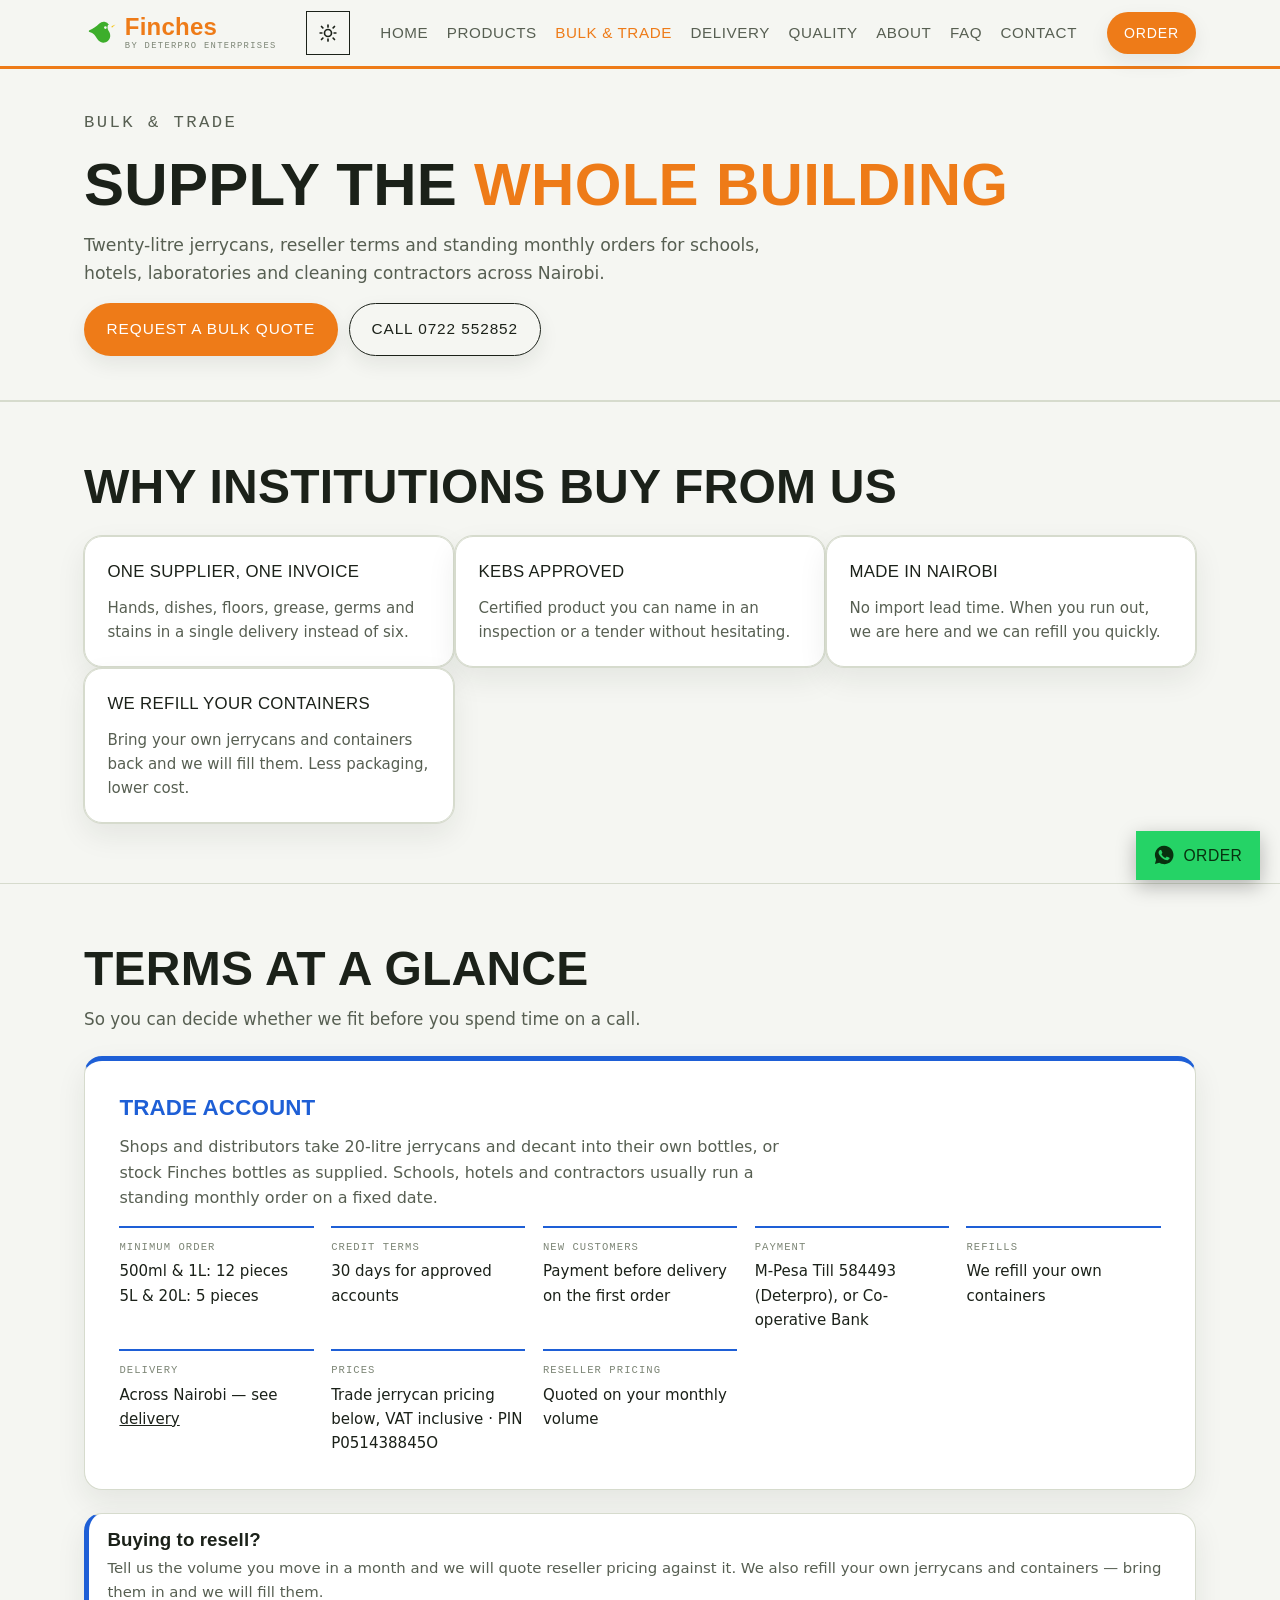
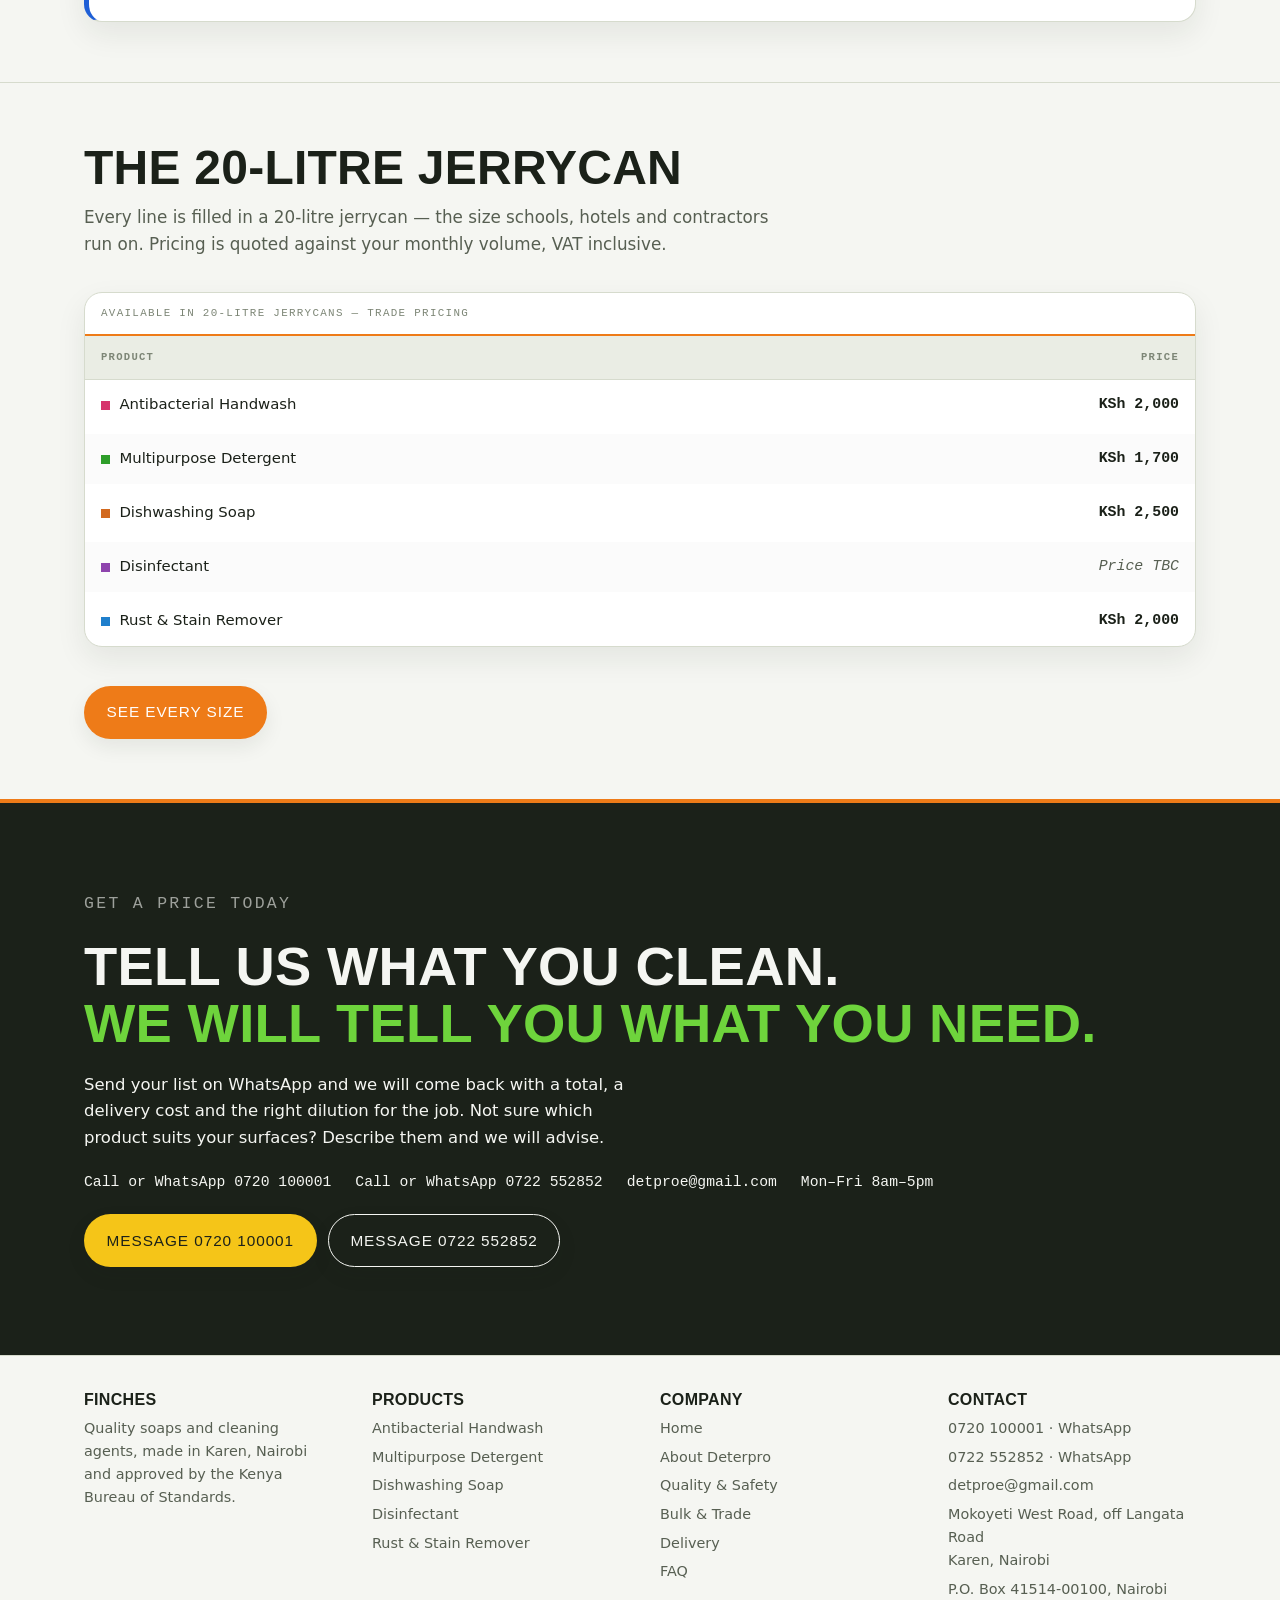
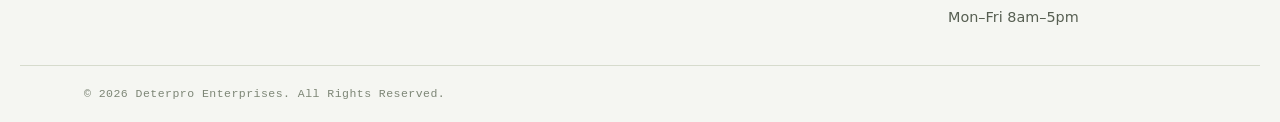
<file: public/bulk.html>
<!doctype html>
<html lang="en-KE">
<head>
<meta charset="utf-8">
<meta name="viewport" content="width=device-width, initial-scale=1">
<title>Bulk &amp; Trade Supply &mdash; Finches, Nairobi</title>
<meta name="description" content="Twenty-litre jerrycans, 30-day terms and standing monthly orders for schools, hotels, laboratories and cleaning contractors. Minimums from 5 pieces.">
<meta name="color-scheme" content="light">
<meta name="theme-color" content="#EE7B18">
<script>(function(){try{var t=localStorage.getItem('finches-theme');if(t==='dark'||t==='light'){document.documentElement.setAttribute('data-theme',t);}}catch(e){}document.documentElement.classList.add('js');})();</script>
<link rel="canonical" href="https://deterpro.co.ke/bulk.html">
<meta property="og:type" content="website">
<meta property="og:site_name" content="Finches by Deterpro Enterprises">
<meta property="og:title" content="Bulk &amp; Trade Supply &mdash; Finches, Nairobi">
<meta property="og:description" content="Twenty-litre jerrycans, 30-day terms and standing monthly orders for schools, hotels, laboratories and cleaning contractors. Minimums from 5 pieces.">
<meta property="og:locale" content="en_KE">
<meta property="og:url" content="https://deterpro.co.ke/bulk.html">
<meta property="og:image" content="https://deterpro.co.ke/assets/img/og-card.png">
<meta property="og:image:width" content="1200">
<meta property="og:image:height" content="630">
<meta property="og:image:alt" content="Finches - soaps and cleaning agents, KEBS approved, made in Nairobi">
<meta name="twitter:card" content="summary_large_image">
<link rel="icon" href="data:image/svg+xml,%3Csvg xmlns='http://www.w3.org/2000/svg' viewBox='0 0 32 32'%3E%3Cpath d='M25 8a6 6 0 0 0-9.6-1.4C12 9.6 9 12 5.5 13.2c-.9.3-.9 1.5 0 1.8 2 .7 3.4 1.4 4.6 2.6 2.4 2.4 3.1 6 6.6 7.5 4.2 1.8 9-1.1 9.5-5.6.3-2.6-.8-4.4-1.8-6-.6-1-.9-2-.9-3 0-.9.2-1.7.5-2.5z' fill='%233DAE2B'/%3E%3C/svg%3E">

<link rel="stylesheet" href="assets/css/style.css?v=15">
<script src="assets/js/main.js?v=15" defer></script>

</head>
<body>
<a class="skip-link" href="#main">Skip to content</a>

<header class="site-header">
  <div class="wrap site-header__inner">
    <a class="logo" href="index.html">
      <svg width="32" height="32" viewBox="0 0 32 32" role="img" aria-label="Finches">
        <path d="M25 8a6 6 0 0 0-9.6-1.4C12 9.6 9 12 5.5 13.2c-.9.3-.9 1.5 0 1.8 2 .7 3.4 1.4 4.6 2.6 2.4 2.4 3.1 6 6.6 7.5 4.2 1.8 9-1.1 9.5-5.6.3-2.6-.8-4.4-1.8-6-.6-1-.9-2-.9-3 0-.9.2-1.7.5-2.5z" fill="var(--green)"/>
        <circle cx="21.4" cy="10.6" r="1.3" fill="var(--ground)"/>
        <path d="M27.5 9.2 31.5 7.4l-3.6 3.4z" fill="var(--yellow)"/>
      </svg>
      <span class="logo__type">
        <span class="logo__name">Finches</span>
        <span class="logo__by">By Deterpro Enterprises</span>
      </span>
    </a>

    <div class="site-header__tools">
      <button class="theme-toggle" type="button" aria-pressed="false" aria-label="Switch to dark mode" title="Switch to dark mode">
        <svg class="theme-toggle__sun" width="20" height="20" viewBox="0 0 24 24" fill="none" stroke="currentColor" stroke-width="2" stroke-linecap="round" aria-hidden="true">
          <circle cx="12" cy="12" r="4.2"/>
          <path d="M12 2.5v2.2M12 19.3v2.2M4.2 4.2l1.6 1.6M18.2 18.2l1.6 1.6M2.5 12h2.2M19.3 12h2.2M4.2 19.8l1.6-1.6M18.2 5.8l1.6-1.6"/>
        </svg>
        <svg class="theme-toggle__moon" width="20" height="20" viewBox="0 0 24 24" fill="currentColor" aria-hidden="true">
          <path d="M20.5 14.6A8.6 8.6 0 0 1 9.4 3.5a8.6 8.6 0 1 0 11.1 11.1z"/>
        </svg>
      </button>

      <button class="nav-toggle" type="button" aria-expanded="false" aria-controls="site-nav" aria-label="Open menu">
        <span class="nav-toggle__bars" aria-hidden="true"></span>
      </button>
    </div>

    <nav class="site-nav" id="site-nav" aria-label="Primary">
      <a href="index.html">Home</a>
      <a href="products.html">Products</a>
      <a href="bulk.html">Bulk &amp; Trade</a>
      <a href="delivery.html">Delivery</a>
      <a href="quality.html">Quality</a>
      <a href="about.html">About</a>
      <a href="faq.html">FAQ</a>
      <a href="contact.html">Contact</a>
    </nav>

    <a class="btn btn--primary site-header__cta" href="https://wa.me/254720100001?text=Hello%20Finches%2C%20I%20would%20like%20to%20order%3A">Order</a>
  </div>
</header>

<main id="main">
<div class="page-head">
  <div class="wrap page-head__inner">
    <p class="eyebrow">Bulk &amp; trade</p>
    <h1>Supply the <em>whole building</em></h1>
    <p>Twenty-litre jerrycans, reseller terms and standing monthly orders for schools, hotels, laboratories and cleaning contractors across Nairobi.</p>
    <div class="actions">
      <a class="btn btn--primary" href="https://wa.me/254722552852?text=Hello%20Finches%2C%20I%20would%20like%20a%20bulk%20quote%20for%3A">Request a bulk quote</a>
      <a class="btn btn--ghost" href="tel:+254722552852">Call 0722 552852</a>
    </div>
  </div>
</div>

<section class="band">
  <div class="wrap band__inner">
    <div class="band__body">
      <div class="band__head"><h2>Why institutions buy from us</h2></div>
      <div class="grid-rule">
        <div class="card"><span class="card__label">One supplier, one invoice</span><p class="card__body">Hands, dishes, floors, grease, germs and stains in a single delivery instead of six.</p></div>
        <div class="card"><span class="card__label">KEBS approved</span><p class="card__body">Certified product you can name in an inspection or a tender without hesitating.</p></div>
        <div class="card"><span class="card__label">Made in Nairobi</span><p class="card__body">No import lead time. When you run out, we are here and we can refill you quickly.</p></div>
        <div class="card"><span class="card__label">We refill your containers</span><p class="card__body">Bring your own jerrycans and containers back and we will fill them. Less packaging, lower cost.</p></div>
      </div>
    </div>
  </div>
</section>

<section class="band">
  <div class="wrap band__inner">
    <div class="band__body">
      <div class="band__head"><h2>Terms at a glance</h2><p>So you can decide whether we fit before you spend time on a call.</p></div>
      <div class="trade">
        <h3>Trade account</h3>
        <p>Shops and distributors take 20-litre jerrycans and decant into their own bottles, or stock Finches bottles as supplied. Schools, hotels and contractors usually run a standing monthly order on a fixed date.</p>
        <div class="trade__grid">
          <div class="trade__item"><span class="trade__k">Minimum order</span><span class="trade__v">500ml &amp; 1L: 12 pieces<br>5L &amp; 20L: 5 pieces</span></div>
          <div class="trade__item"><span class="trade__k">Credit terms</span><span class="trade__v">30 days for approved accounts</span></div>
          <div class="trade__item"><span class="trade__k">New customers</span><span class="trade__v">Payment before delivery on the first order</span></div>
          <div class="trade__item"><span class="trade__k">Payment</span><span class="trade__v">M-Pesa Till 584493 (Deterpro), or Co-operative Bank</span></div>
          <div class="trade__item"><span class="trade__k">Refills</span><span class="trade__v">We refill your own containers</span></div>
          <div class="trade__item"><span class="trade__k">Delivery</span><span class="trade__v">Across Nairobi &mdash; see <a href="delivery.html">delivery</a></span></div>
          <div class="trade__item"><span class="trade__k">Prices</span><span class="trade__v">Trade jerrycan pricing below, VAT inclusive &middot; PIN P051438845O</span></div>
          <div class="trade__item"><span class="trade__k">Reseller pricing</span><span class="trade__v">Quoted on your monthly volume</span></div>
        </div>
      </div>
      <div class="callout callout--blue">
        <h3>Buying to resell?</h3>
        <p>Tell us the volume you move in a month and we will quote reseller pricing against it. We also refill your own jerrycans and containers &mdash; bring them in and we will fill them.</p>
      </div>
    </div>
  </div>
</section>

<section class="band">
  <div class="wrap band__inner">
    <div class="band__body">
      <div class="band__head"><h2>The 20-litre jerrycan</h2><p>Every line is filled in a 20-litre jerrycan &mdash; the size schools, hotels and contractors run on. Pricing is quoted against your monthly volume, VAT inclusive.</p></div>
      <div class="table-scroll">
        <table>
          <caption>Available in 20-litre jerrycans &mdash; trade pricing</caption>
          <thead><tr><th scope="col">Product</th><th scope="col" class="price">Price</th></tr></thead>
          <tbody>
            <tr style="--code:var(--p-handwash)"><td><i class="rowcode"></i>Antibacterial Handwash</td><td class="price">KSh 2,000</td></tr>
            <tr style="--code:var(--p-multi)"><td><i class="rowcode"></i>Multipurpose Detergent</td><td class="price">KSh 1,700</td></tr>
            <tr style="--code:var(--p-dish)"><td><i class="rowcode"></i>Dishwashing Soap</td><td class="price">KSh 2,500</td></tr>
            <tr style="--code:var(--p-disinfect)"><td><i class="rowcode"></i>Disinfectant</td><td class="price price--pending">Price TBC</td></tr>
            <tr style="--code:var(--p-stain)"><td><i class="rowcode"></i>Rust &amp; Stain Remover</td><td class="price">KSh 2,000</td></tr>
          </tbody>
        </table>
      </div>
      <div class="actions"><a class="btn btn--primary" href="products.html">See every size</a></div>
    </div>
  </div>
</section><section class="close">
  <div class="wrap close__inner">
    <p class="eyebrow" style="color:var(--ground);opacity:.6">Get a price today</p>
    <h2>Tell us what you clean.<br><em>We will tell you what you need.</em></h2>
    <p>Send your list on WhatsApp and we will come back with a total, a delivery cost and the right dilution for the job. Not sure which product suits your surfaces? Describe them and we will advise.</p>
    <div class="close__lines">
      <span>Call or WhatsApp <a href="tel:+254720100001">0720 100001</a></span>
      <span>Call or WhatsApp <a href="tel:+254722552852">0722 552852</a></span>
      <span><a href="mailto:detproe@gmail.com">detproe@gmail.com</a></span>
      <span>Mon&ndash;Fri 8am&ndash;5pm</span>
    </div>
    <div class="actions">
      <a class="btn btn--yellow" href="https://wa.me/254720100001?text=Hello%20Finches%2C%20I%20would%20like%20to%20order%3A">Message 0720 100001</a>
      <a class="btn btn--ghost" href="https://wa.me/254722552852?text=Hello%20Finches%2C%20I%20would%20like%20to%20order%3A">Message 0722 552852</a>
    </div>
  </div>
</section>
</main>

<footer class="site-footer">
  <div class="wrap site-footer__inner">
    <div>
      <h2>Finches</h2>
      <p>Quality soaps and cleaning agents, made in Karen, Nairobi and approved by the Kenya Bureau of Standards.</p>
    </div>
    <div>
      <h2>Products</h2>
      <ul>
        <li><a href="products/handwash.html">Antibacterial Handwash</a></li>
        <li><a href="products/multipurpose-detergent.html">Multipurpose Detergent</a></li>
        <li><a href="products/dishwashing-soap.html">Dishwashing Soap</a></li>
        <li><a href="products/disinfectant.html">Disinfectant</a></li>
        <li><a href="products/rust-stain-remover.html">Rust &amp; Stain Remover</a></li>
      </ul>
    </div>
    <div>
      <h2>Company</h2>
      <ul>
        <li><a href="index.html">Home</a></li>
        <li><a href="about.html">About Deterpro</a></li>
        <li><a href="quality.html">Quality &amp; Safety</a></li>
        <li><a href="bulk.html">Bulk &amp; Trade</a></li>
        <li><a href="delivery.html">Delivery</a></li>
        <li><a href="faq.html">FAQ</a></li>
      </ul>
    </div>
    <div>
      <h2>Contact</h2>
      <ul>
        <li><a href="tel:+254720100001">0720 100001</a> &middot; <a href="https://wa.me/254720100001">WhatsApp</a></li>
        <li><a href="tel:+254722552852">0722 552852</a> &middot; <a href="https://wa.me/254722552852">WhatsApp</a></li>
        <li><a href="mailto:detproe@gmail.com">detproe@gmail.com</a></li>
        <li>Mokoyeti West Road, off Langata Road<br>Karen, Nairobi</li>
        <li>P.O. Box 41514-00100, Nairobi</li>
        <li>Mon&ndash;Fri 8am&ndash;5pm</li>
      </ul>
    </div>
  </div>
  <div class="wrap site-footer__legal">
    <span>&copy; <span data-year>2026</span> Deterpro Enterprises. All Rights Reserved.</span>
  </div>
</footer>

<a class="wa-float" href="https://wa.me/254720100001?text=Hello%20Finches%2C%20I%20would%20like%20to%20order%3A" aria-label="Order on WhatsApp">
  <svg width="22" height="22" viewBox="0 0 24 24" aria-hidden="true" fill="currentColor"><path d="M12 2a10 10 0 0 0-8.6 15l-1.3 4.7 4.8-1.3A10 10 0 1 0 12 2zm5.8 14.2c-.2.7-1.4 1.3-2 1.4-.5.1-1.1.1-1.8-.1-.4-.1-1-.3-1.7-.6-3-1.3-4.9-4.3-5-4.5-.2-.2-1.2-1.6-1.2-3s.7-2.1 1-2.4c.3-.3.6-.4.8-.4h.6c.2 0 .4 0 .7.5l.9 2.2c.1.2.1.4 0 .6l-.4.5-.3.4c-.1.1-.3.3-.1.6.2.3.8 1.3 1.7 2.1 1.1 1 2 1.3 2.3 1.5.3.1.5.1.6 0l.9-1.1c.2-.2.4-.2.6-.1l2.1 1c.3.1.5.2.5.3.1.2.1.7-.2 1.4z"/></svg>
  <span>Order</span>
</a>
</body>
</html>
</file>
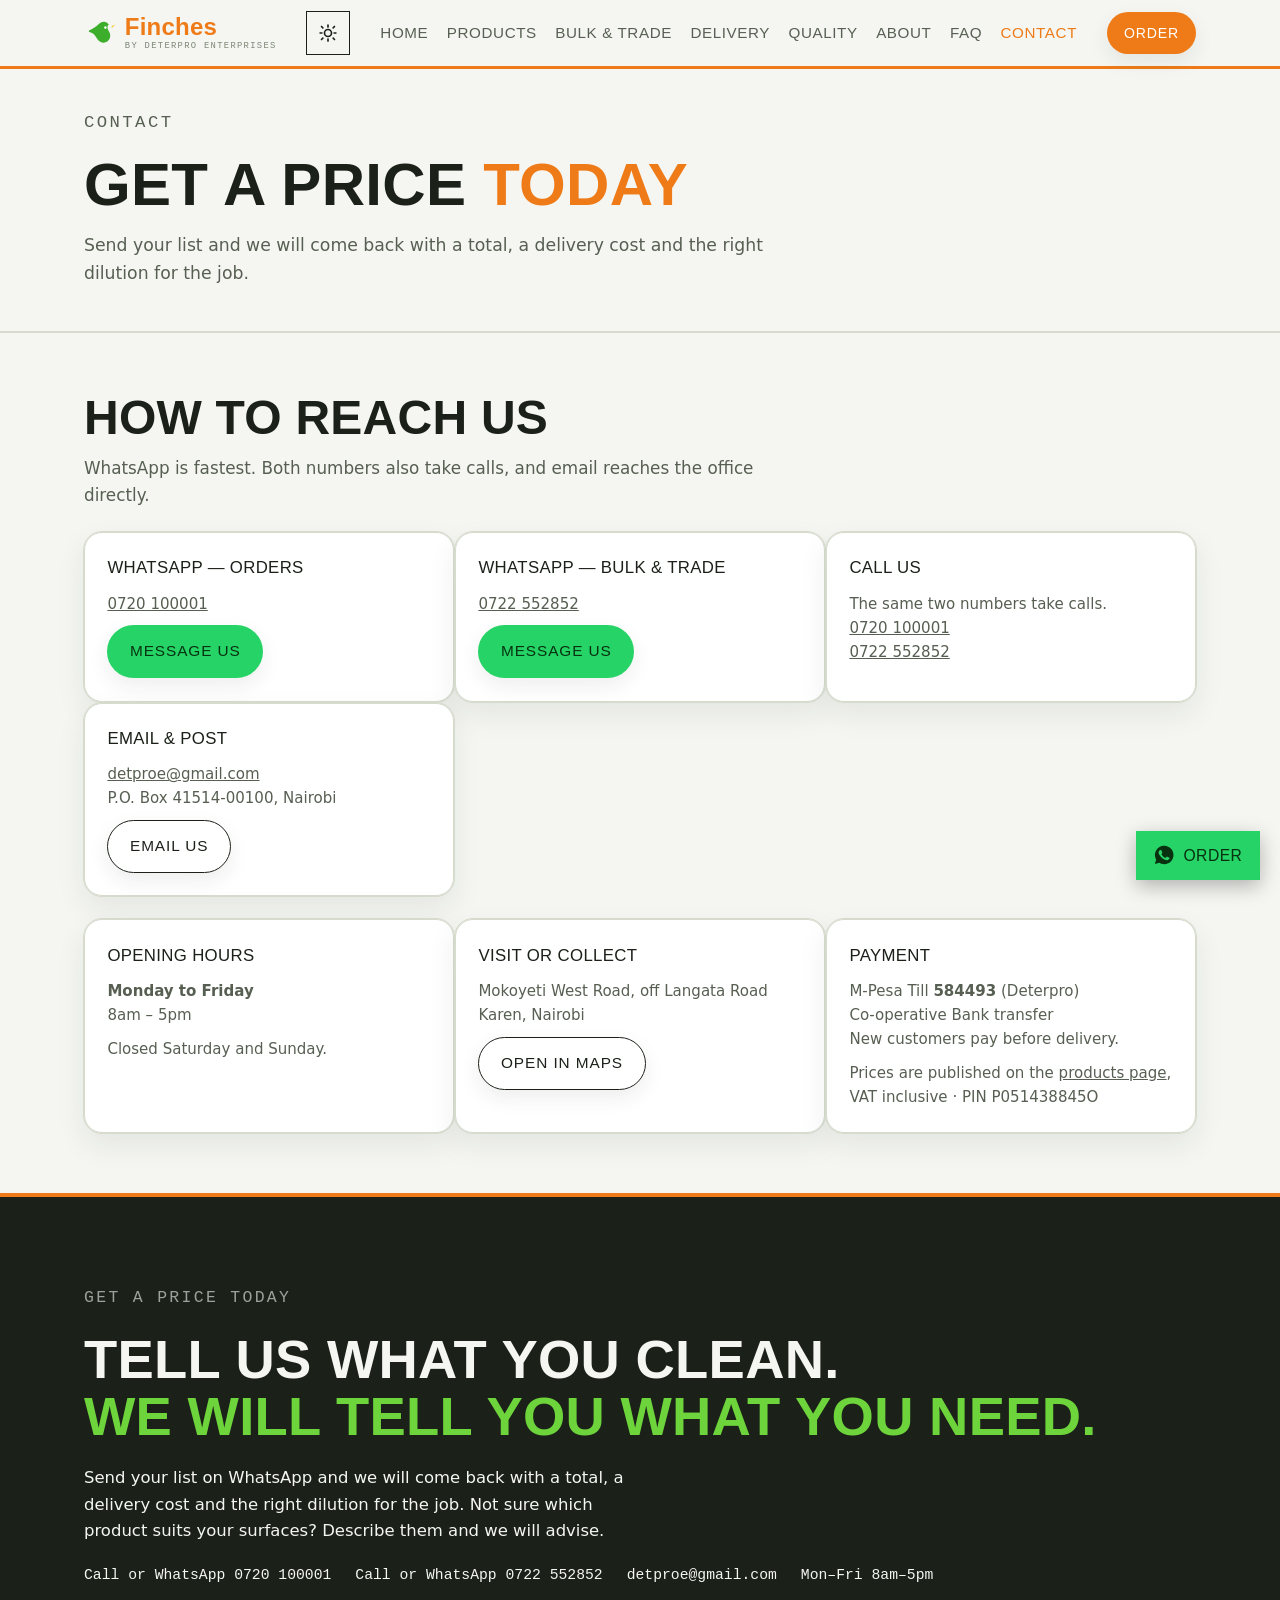
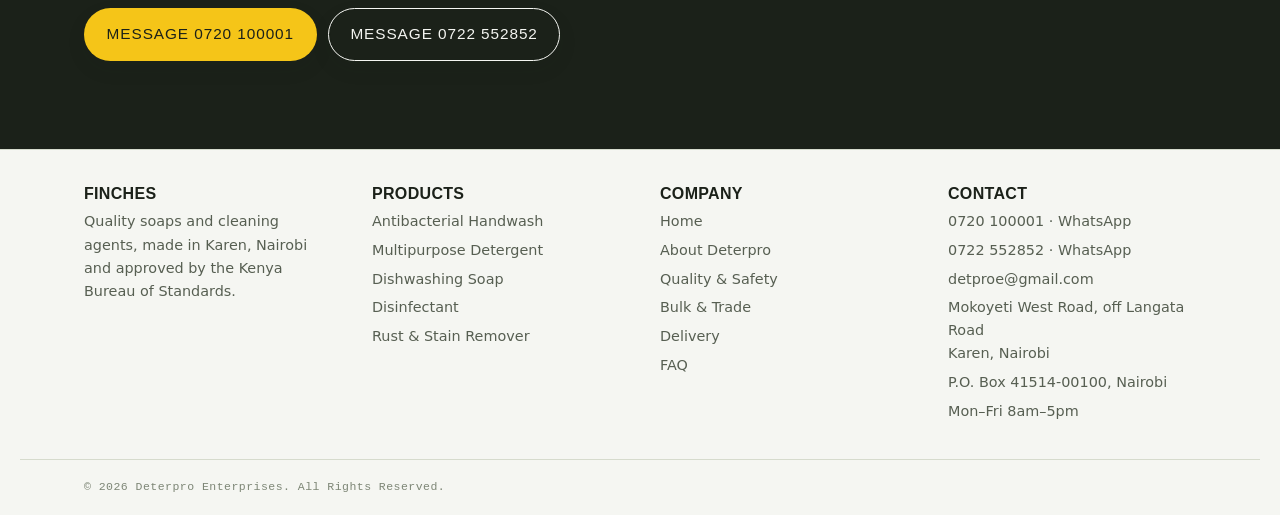
<file: public/contact.html>
<!doctype html>
<html lang="en-KE">
<head>
<meta charset="utf-8">
<meta name="viewport" content="width=device-width, initial-scale=1">
<title>Contact Finches &mdash; Order Cleaning Products in Nairobi</title>
<meta name="description" content="WhatsApp 0720 100001 or 0722 552852, email us, or collect from Mokoyeti West Road, Karen. Open Monday to Friday, 8am to 5pm.">
<meta name="color-scheme" content="light">
<meta name="theme-color" content="#EE7B18">
<script>(function(){try{var t=localStorage.getItem('finches-theme');if(t==='dark'||t==='light'){document.documentElement.setAttribute('data-theme',t);}}catch(e){}document.documentElement.classList.add('js');})();</script>
<link rel="canonical" href="https://deterpro.co.ke/contact.html">
<meta property="og:type" content="website">
<meta property="og:site_name" content="Finches by Deterpro Enterprises">
<meta property="og:title" content="Contact Finches &mdash; Order Cleaning Products in Nairobi">
<meta property="og:description" content="WhatsApp 0720 100001 or 0722 552852, email us, or collect from Mokoyeti West Road, Karen. Open Monday to Friday, 8am to 5pm.">
<meta property="og:locale" content="en_KE">
<meta property="og:url" content="https://deterpro.co.ke/contact.html">
<meta property="og:image" content="https://deterpro.co.ke/assets/img/og-card.png">
<meta property="og:image:width" content="1200">
<meta property="og:image:height" content="630">
<meta property="og:image:alt" content="Finches - soaps and cleaning agents, KEBS approved, made in Nairobi">
<meta name="twitter:card" content="summary_large_image">
<link rel="icon" href="data:image/svg+xml,%3Csvg xmlns='http://www.w3.org/2000/svg' viewBox='0 0 32 32'%3E%3Cpath d='M25 8a6 6 0 0 0-9.6-1.4C12 9.6 9 12 5.5 13.2c-.9.3-.9 1.5 0 1.8 2 .7 3.4 1.4 4.6 2.6 2.4 2.4 3.1 6 6.6 7.5 4.2 1.8 9-1.1 9.5-5.6.3-2.6-.8-4.4-1.8-6-.6-1-.9-2-.9-3 0-.9.2-1.7.5-2.5z' fill='%233DAE2B'/%3E%3C/svg%3E">

<link rel="stylesheet" href="assets/css/style.css?v=15">
<script src="assets/js/main.js?v=15" defer></script>

</head>
<body>
<a class="skip-link" href="#main">Skip to content</a>

<header class="site-header">
  <div class="wrap site-header__inner">
    <a class="logo" href="index.html">
      <svg width="32" height="32" viewBox="0 0 32 32" role="img" aria-label="Finches">
        <path d="M25 8a6 6 0 0 0-9.6-1.4C12 9.6 9 12 5.5 13.2c-.9.3-.9 1.5 0 1.8 2 .7 3.4 1.4 4.6 2.6 2.4 2.4 3.1 6 6.6 7.5 4.2 1.8 9-1.1 9.5-5.6.3-2.6-.8-4.4-1.8-6-.6-1-.9-2-.9-3 0-.9.2-1.7.5-2.5z" fill="var(--green)"/>
        <circle cx="21.4" cy="10.6" r="1.3" fill="var(--ground)"/>
        <path d="M27.5 9.2 31.5 7.4l-3.6 3.4z" fill="var(--yellow)"/>
      </svg>
      <span class="logo__type">
        <span class="logo__name">Finches</span>
        <span class="logo__by">By Deterpro Enterprises</span>
      </span>
    </a>

    <div class="site-header__tools">
      <button class="theme-toggle" type="button" aria-pressed="false" aria-label="Switch to dark mode" title="Switch to dark mode">
        <svg class="theme-toggle__sun" width="20" height="20" viewBox="0 0 24 24" fill="none" stroke="currentColor" stroke-width="2" stroke-linecap="round" aria-hidden="true">
          <circle cx="12" cy="12" r="4.2"/>
          <path d="M12 2.5v2.2M12 19.3v2.2M4.2 4.2l1.6 1.6M18.2 18.2l1.6 1.6M2.5 12h2.2M19.3 12h2.2M4.2 19.8l1.6-1.6M18.2 5.8l1.6-1.6"/>
        </svg>
        <svg class="theme-toggle__moon" width="20" height="20" viewBox="0 0 24 24" fill="currentColor" aria-hidden="true">
          <path d="M20.5 14.6A8.6 8.6 0 0 1 9.4 3.5a8.6 8.6 0 1 0 11.1 11.1z"/>
        </svg>
      </button>

      <button class="nav-toggle" type="button" aria-expanded="false" aria-controls="site-nav" aria-label="Open menu">
        <span class="nav-toggle__bars" aria-hidden="true"></span>
      </button>
    </div>

    <nav class="site-nav" id="site-nav" aria-label="Primary">
      <a href="index.html">Home</a>
      <a href="products.html">Products</a>
      <a href="bulk.html">Bulk &amp; Trade</a>
      <a href="delivery.html">Delivery</a>
      <a href="quality.html">Quality</a>
      <a href="about.html">About</a>
      <a href="faq.html">FAQ</a>
      <a href="contact.html">Contact</a>
    </nav>

    <a class="btn btn--primary site-header__cta" href="https://wa.me/254720100001?text=Hello%20Finches%2C%20I%20would%20like%20to%20order%3A">Order</a>
  </div>
</header>

<main id="main">
<div class="page-head">
  <div class="wrap page-head__inner">
    <p class="eyebrow">Contact</p>
    <h1>Get a price <em>today</em></h1>
    <p>Send your list and we will come back with a total, a delivery cost and the right dilution for the job.</p>
  </div>
</div>

<section class="band">
  <div class="wrap band__inner">
    <div class="band__body">
      <div class="band__head">
        <h2>How to reach us</h2>
        <p>WhatsApp is fastest. Both numbers also take calls, and email reaches the office directly.</p>
      </div>
      <div class="grid-rule">
        <div class="card"><span class="card__label">WhatsApp &mdash; orders</span><p class="card__body"><a href="https://wa.me/254720100001">0720 100001</a></p><div class="actions"><a class="btn btn--wa" href="https://wa.me/254720100001?text=Hello%20Finches%2C%20I%20would%20like%20to%20order%3A">Message us</a></div></div>
        <div class="card"><span class="card__label">WhatsApp &mdash; bulk &amp; trade</span><p class="card__body"><a href="https://wa.me/254722552852">0722 552852</a></p><div class="actions"><a class="btn btn--wa" href="https://wa.me/254722552852?text=Hello%20Finches%2C%20I%20would%20like%20a%20bulk%20quote%20for%3A">Message us</a></div></div>
        <div class="card"><span class="card__label">Call us</span><p class="card__body">The same two numbers take calls.<br><a href="tel:+254720100001">0720 100001</a><br><a href="tel:+254722552852">0722 552852</a></p></div>
        <div class="card"><span class="card__label">Email &amp; post</span><p class="card__body"><a href="mailto:detproe@gmail.com">detproe@gmail.com</a><br>P.O. Box 41514-00100, Nairobi</p><div class="actions"><a class="btn btn--ghost" href="mailto:detproe@gmail.com?subject=Finches%20enquiry">Email us</a></div></div>
      </div>
      <div class="grid-rule">
        <div class="card">
          <span class="card__label">Opening hours</span>
          <p class="card__body"><strong>Monday to Friday</strong><br>8am &ndash; 5pm</p><p class="card__body">Closed Saturday and Sunday.</p>
        </div>
        <div class="card">
          <span class="card__label">Visit or collect</span>
          <p class="card__body">Mokoyeti West Road, off Langata Road<br>Karen, Nairobi</p>
          <div class="actions"><a class="btn btn--ghost" href="https://www.google.com/maps/search/?api=1&amp;query=Mokoyeti+West+Road%2C+Karen%2C+Nairobi" rel="noopener">Open in Maps</a></div>
        </div>
        <div class="card">
          <span class="card__label">Payment</span>
          <p class="card__body">M-Pesa Till <strong>584493</strong> (Deterpro)<br>Co-operative Bank transfer<br>New customers pay before delivery.</p>
          <p class="card__body">Prices are published on the <a href="products.html">products page</a>, VAT inclusive &middot; PIN P051438845O</p>
        </div>
      </div>
    </div>
  </div>
</section>
<section class="close">
  <div class="wrap close__inner">
    <p class="eyebrow" style="color:var(--ground);opacity:.6">Get a price today</p>
    <h2>Tell us what you clean.<br><em>We will tell you what you need.</em></h2>
    <p>Send your list on WhatsApp and we will come back with a total, a delivery cost and the right dilution for the job. Not sure which product suits your surfaces? Describe them and we will advise.</p>
    <div class="close__lines">
      <span>Call or WhatsApp <a href="tel:+254720100001">0720 100001</a></span>
      <span>Call or WhatsApp <a href="tel:+254722552852">0722 552852</a></span>
      <span><a href="mailto:detproe@gmail.com">detproe@gmail.com</a></span>
      <span>Mon&ndash;Fri 8am&ndash;5pm</span>
    </div>
    <div class="actions">
      <a class="btn btn--yellow" href="https://wa.me/254720100001?text=Hello%20Finches%2C%20I%20would%20like%20to%20order%3A">Message 0720 100001</a>
      <a class="btn btn--ghost" href="https://wa.me/254722552852?text=Hello%20Finches%2C%20I%20would%20like%20to%20order%3A">Message 0722 552852</a>
    </div>
  </div>
</section>
</main>

<footer class="site-footer">
  <div class="wrap site-footer__inner">
    <div>
      <h2>Finches</h2>
      <p>Quality soaps and cleaning agents, made in Karen, Nairobi and approved by the Kenya Bureau of Standards.</p>
    </div>
    <div>
      <h2>Products</h2>
      <ul>
        <li><a href="products/handwash.html">Antibacterial Handwash</a></li>
        <li><a href="products/multipurpose-detergent.html">Multipurpose Detergent</a></li>
        <li><a href="products/dishwashing-soap.html">Dishwashing Soap</a></li>
        <li><a href="products/disinfectant.html">Disinfectant</a></li>
        <li><a href="products/rust-stain-remover.html">Rust &amp; Stain Remover</a></li>
      </ul>
    </div>
    <div>
      <h2>Company</h2>
      <ul>
        <li><a href="index.html">Home</a></li>
        <li><a href="about.html">About Deterpro</a></li>
        <li><a href="quality.html">Quality &amp; Safety</a></li>
        <li><a href="bulk.html">Bulk &amp; Trade</a></li>
        <li><a href="delivery.html">Delivery</a></li>
        <li><a href="faq.html">FAQ</a></li>
      </ul>
    </div>
    <div>
      <h2>Contact</h2>
      <ul>
        <li><a href="tel:+254720100001">0720 100001</a> &middot; <a href="https://wa.me/254720100001">WhatsApp</a></li>
        <li><a href="tel:+254722552852">0722 552852</a> &middot; <a href="https://wa.me/254722552852">WhatsApp</a></li>
        <li><a href="mailto:detproe@gmail.com">detproe@gmail.com</a></li>
        <li>Mokoyeti West Road, off Langata Road<br>Karen, Nairobi</li>
        <li>P.O. Box 41514-00100, Nairobi</li>
        <li>Mon&ndash;Fri 8am&ndash;5pm</li>
      </ul>
    </div>
  </div>
  <div class="wrap site-footer__legal">
    <span>&copy; <span data-year>2026</span> Deterpro Enterprises. All Rights Reserved.</span>
  </div>
</footer>

<a class="wa-float" href="https://wa.me/254720100001?text=Hello%20Finches%2C%20I%20would%20like%20to%20order%3A" aria-label="Order on WhatsApp">
  <svg width="22" height="22" viewBox="0 0 24 24" aria-hidden="true" fill="currentColor"><path d="M12 2a10 10 0 0 0-8.6 15l-1.3 4.7 4.8-1.3A10 10 0 1 0 12 2zm5.8 14.2c-.2.7-1.4 1.3-2 1.4-.5.1-1.1.1-1.8-.1-.4-.1-1-.3-1.7-.6-3-1.3-4.9-4.3-5-4.5-.2-.2-1.2-1.6-1.2-3s.7-2.1 1-2.4c.3-.3.6-.4.8-.4h.6c.2 0 .4 0 .7.5l.9 2.2c.1.2.1.4 0 .6l-.4.5-.3.4c-.1.1-.3.3-.1.6.2.3.8 1.3 1.7 2.1 1.1 1 2 1.3 2.3 1.5.3.1.5.1.6 0l.9-1.1c.2-.2.4-.2.6-.1l2.1 1c.3.1.5.2.5.3.1.2.1.7-.2 1.4z"/></svg>
  <span>Order</span>
</a>
</body>
</html>
</file>
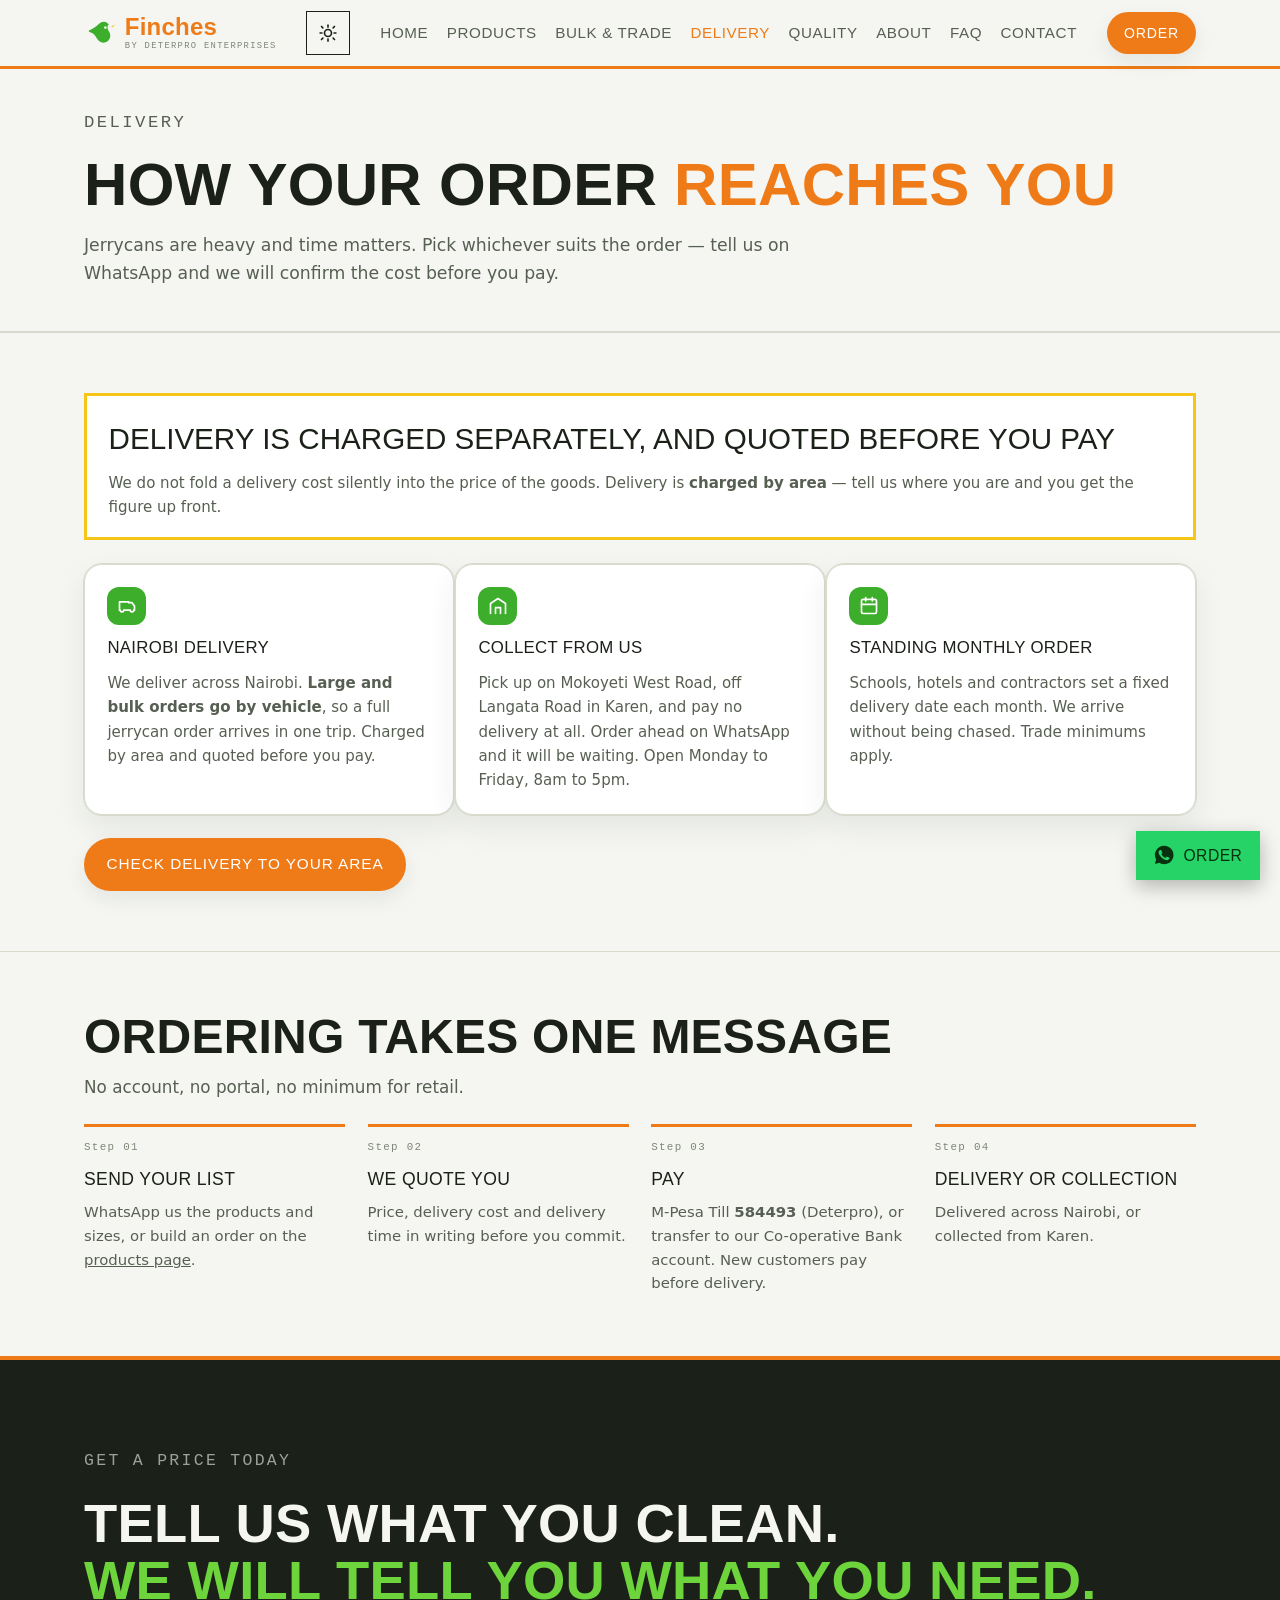
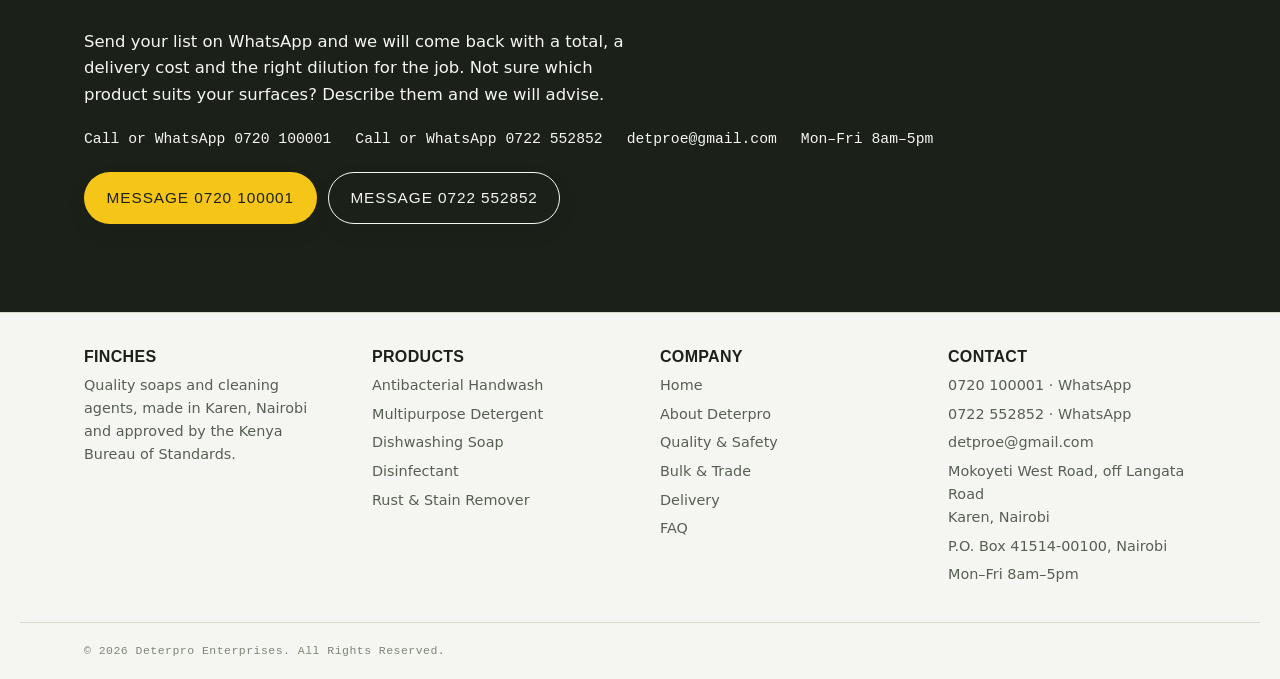
<file: public/delivery.html>
<!doctype html>
<html lang="en-KE">
<head>
<meta charset="utf-8">
<meta name="viewport" content="width=device-width, initial-scale=1">
<title>Delivery in Nairobi &mdash; Finches Cleaning Products</title>
<meta name="description" content="Delivery across Nairobi, by vehicle for large and bulk orders. Collect free from Karen, or set a standing monthly order. Charged by area and quoted before you pay.">
<meta name="color-scheme" content="light">
<meta name="theme-color" content="#EE7B18">
<script>(function(){try{var t=localStorage.getItem('finches-theme');if(t==='dark'||t==='light'){document.documentElement.setAttribute('data-theme',t);}}catch(e){}document.documentElement.classList.add('js');})();</script>
<link rel="canonical" href="https://deterpro.co.ke/delivery.html">
<meta property="og:type" content="website">
<meta property="og:site_name" content="Finches by Deterpro Enterprises">
<meta property="og:title" content="Delivery in Nairobi &mdash; Finches Cleaning Products">
<meta property="og:description" content="Delivery across Nairobi, by vehicle for large and bulk orders. Collect free from Karen, or set a standing monthly order. Charged by area and quoted before you pay.">
<meta property="og:locale" content="en_KE">
<meta property="og:url" content="https://deterpro.co.ke/delivery.html">
<meta property="og:image" content="https://deterpro.co.ke/assets/img/og-card.png">
<meta property="og:image:width" content="1200">
<meta property="og:image:height" content="630">
<meta property="og:image:alt" content="Finches - soaps and cleaning agents, KEBS approved, made in Nairobi">
<meta name="twitter:card" content="summary_large_image">
<link rel="icon" href="data:image/svg+xml,%3Csvg xmlns='http://www.w3.org/2000/svg' viewBox='0 0 32 32'%3E%3Cpath d='M25 8a6 6 0 0 0-9.6-1.4C12 9.6 9 12 5.5 13.2c-.9.3-.9 1.5 0 1.8 2 .7 3.4 1.4 4.6 2.6 2.4 2.4 3.1 6 6.6 7.5 4.2 1.8 9-1.1 9.5-5.6.3-2.6-.8-4.4-1.8-6-.6-1-.9-2-.9-3 0-.9.2-1.7.5-2.5z' fill='%233DAE2B'/%3E%3C/svg%3E">

<link rel="stylesheet" href="assets/css/style.css?v=15">
<script src="assets/js/main.js?v=15" defer></script>

</head>
<body>
<a class="skip-link" href="#main">Skip to content</a>

<header class="site-header">
  <div class="wrap site-header__inner">
    <a class="logo" href="index.html">
      <svg width="32" height="32" viewBox="0 0 32 32" role="img" aria-label="Finches">
        <path d="M25 8a6 6 0 0 0-9.6-1.4C12 9.6 9 12 5.5 13.2c-.9.3-.9 1.5 0 1.8 2 .7 3.4 1.4 4.6 2.6 2.4 2.4 3.1 6 6.6 7.5 4.2 1.8 9-1.1 9.5-5.6.3-2.6-.8-4.4-1.8-6-.6-1-.9-2-.9-3 0-.9.2-1.7.5-2.5z" fill="var(--green)"/>
        <circle cx="21.4" cy="10.6" r="1.3" fill="var(--ground)"/>
        <path d="M27.5 9.2 31.5 7.4l-3.6 3.4z" fill="var(--yellow)"/>
      </svg>
      <span class="logo__type">
        <span class="logo__name">Finches</span>
        <span class="logo__by">By Deterpro Enterprises</span>
      </span>
    </a>

    <div class="site-header__tools">
      <button class="theme-toggle" type="button" aria-pressed="false" aria-label="Switch to dark mode" title="Switch to dark mode">
        <svg class="theme-toggle__sun" width="20" height="20" viewBox="0 0 24 24" fill="none" stroke="currentColor" stroke-width="2" stroke-linecap="round" aria-hidden="true">
          <circle cx="12" cy="12" r="4.2"/>
          <path d="M12 2.5v2.2M12 19.3v2.2M4.2 4.2l1.6 1.6M18.2 18.2l1.6 1.6M2.5 12h2.2M19.3 12h2.2M4.2 19.8l1.6-1.6M18.2 5.8l1.6-1.6"/>
        </svg>
        <svg class="theme-toggle__moon" width="20" height="20" viewBox="0 0 24 24" fill="currentColor" aria-hidden="true">
          <path d="M20.5 14.6A8.6 8.6 0 0 1 9.4 3.5a8.6 8.6 0 1 0 11.1 11.1z"/>
        </svg>
      </button>

      <button class="nav-toggle" type="button" aria-expanded="false" aria-controls="site-nav" aria-label="Open menu">
        <span class="nav-toggle__bars" aria-hidden="true"></span>
      </button>
    </div>

    <nav class="site-nav" id="site-nav" aria-label="Primary">
      <a href="index.html">Home</a>
      <a href="products.html">Products</a>
      <a href="bulk.html">Bulk &amp; Trade</a>
      <a href="delivery.html">Delivery</a>
      <a href="quality.html">Quality</a>
      <a href="about.html">About</a>
      <a href="faq.html">FAQ</a>
      <a href="contact.html">Contact</a>
    </nav>

    <a class="btn btn--primary site-header__cta" href="https://wa.me/254720100001?text=Hello%20Finches%2C%20I%20would%20like%20to%20order%3A">Order</a>
  </div>
</header>

<main id="main">
<div class="page-head">
  <div class="wrap page-head__inner">
    <p class="eyebrow">Delivery</p>
    <h1>How your order <em>reaches you</em></h1>
    <p>Jerrycans are heavy and time matters. Pick whichever suits the order &mdash; tell us on WhatsApp and we will confirm the cost before you pay.</p>
  </div>
</div>

<section class="band">
  <div class="wrap band__inner">
    <div class="band__body">
      <div class="freeship">
        <span class="freeship__big">Delivery is charged separately, and quoted before you pay</span>
        <span class="freeship__note">We do not fold a delivery cost silently into the price of the goods. Delivery is <strong>charged by area</strong> &mdash; tell us where you are and you get the figure up front.</span>
      </div>
      <div class="grid-rule">
        <div class="card">
          <span class="card__icon" aria-hidden="true"><svg width="20" height="20" viewBox="0 0 24 24" fill="none" stroke="currentColor" stroke-width="2" stroke-linecap="round" stroke-linejoin="round"><path d="M3 17h1a2 2 0 0 0 4 0h8a2 2 0 0 0 4 0h1v-5l-3-4h-4V7H3z"/></svg></span>
          <span class="card__label">Nairobi delivery</span>
          <p class="card__body">We deliver across Nairobi. <strong>Large and bulk orders go by vehicle</strong>, so a full jerrycan order arrives in one trip. Charged by area and quoted before you pay.</p>
        </div>
        <div class="card">
          <span class="card__icon" aria-hidden="true"><svg width="20" height="20" viewBox="0 0 24 24" fill="none" stroke="currentColor" stroke-width="2" stroke-linecap="round" stroke-linejoin="round"><path d="M3 21V9l9-6 9 6v12"/><path d="M9 21v-7h6v7"/></svg></span>
          <span class="card__label">Collect from us</span>
          <p class="card__body">Pick up on Mokoyeti West Road, off Langata Road in Karen, and pay no delivery at all. Order ahead on WhatsApp and it will be waiting. Open Monday to Friday, 8am to 5pm.</p>
        </div>
        <div class="card">
          <span class="card__icon" aria-hidden="true"><svg width="20" height="20" viewBox="0 0 24 24" fill="none" stroke="currentColor" stroke-width="2" stroke-linecap="round" stroke-linejoin="round"><rect x="3" y="4" width="18" height="17" rx="2"/><path d="M8 2v4M16 2v4M3 10h18"/></svg></span>
          <span class="card__label">Standing monthly order</span>
          <p class="card__body">Schools, hotels and contractors set a fixed delivery date each month. We arrive without being chased. Trade minimums apply.</p>
        </div>
      </div>
      <div class="actions">
        <a class="btn btn--primary" href="https://wa.me/254720100001?text=Hello%20Finches%2C%20I%20would%20like%20to%20check%20delivery%20to%3A">Check delivery to your area</a>
      </div>
    </div>
  </div>
</section>

<section class="band">
  <div class="wrap band__inner">
    <div class="band__body">
      <div class="band__head"><h2>Ordering takes one message</h2><p>No account, no portal, no minimum for retail.</p></div>
      <div class="steps">
        <div class="step"><span class="step__n">Step 01</span><span class="step__t">Send your list</span><p class="step__b">WhatsApp us the products and sizes, or build an order on the <a href="products.html">products page</a>.</p></div>
        <div class="step"><span class="step__n">Step 02</span><span class="step__t">We quote you</span><p class="step__b">Price, delivery cost and delivery time in writing before you commit.</p></div>
        <div class="step"><span class="step__n">Step 03</span><span class="step__t">Pay</span><p class="step__b">M-Pesa Till <strong>584493</strong> (Deterpro), or transfer to our Co-operative Bank account. New customers pay before delivery.</p></div>
        <div class="step"><span class="step__n">Step 04</span><span class="step__t">Delivery or collection</span><p class="step__b">Delivered across Nairobi, or collected from Karen.</p></div>
      </div>
    </div>
  </div>
</section><section class="close">
  <div class="wrap close__inner">
    <p class="eyebrow" style="color:var(--ground);opacity:.6">Get a price today</p>
    <h2>Tell us what you clean.<br><em>We will tell you what you need.</em></h2>
    <p>Send your list on WhatsApp and we will come back with a total, a delivery cost and the right dilution for the job. Not sure which product suits your surfaces? Describe them and we will advise.</p>
    <div class="close__lines">
      <span>Call or WhatsApp <a href="tel:+254720100001">0720 100001</a></span>
      <span>Call or WhatsApp <a href="tel:+254722552852">0722 552852</a></span>
      <span><a href="mailto:detproe@gmail.com">detproe@gmail.com</a></span>
      <span>Mon&ndash;Fri 8am&ndash;5pm</span>
    </div>
    <div class="actions">
      <a class="btn btn--yellow" href="https://wa.me/254720100001?text=Hello%20Finches%2C%20I%20would%20like%20to%20order%3A">Message 0720 100001</a>
      <a class="btn btn--ghost" href="https://wa.me/254722552852?text=Hello%20Finches%2C%20I%20would%20like%20to%20order%3A">Message 0722 552852</a>
    </div>
  </div>
</section>
</main>

<footer class="site-footer">
  <div class="wrap site-footer__inner">
    <div>
      <h2>Finches</h2>
      <p>Quality soaps and cleaning agents, made in Karen, Nairobi and approved by the Kenya Bureau of Standards.</p>
    </div>
    <div>
      <h2>Products</h2>
      <ul>
        <li><a href="products/handwash.html">Antibacterial Handwash</a></li>
        <li><a href="products/multipurpose-detergent.html">Multipurpose Detergent</a></li>
        <li><a href="products/dishwashing-soap.html">Dishwashing Soap</a></li>
        <li><a href="products/disinfectant.html">Disinfectant</a></li>
        <li><a href="products/rust-stain-remover.html">Rust &amp; Stain Remover</a></li>
      </ul>
    </div>
    <div>
      <h2>Company</h2>
      <ul>
        <li><a href="index.html">Home</a></li>
        <li><a href="about.html">About Deterpro</a></li>
        <li><a href="quality.html">Quality &amp; Safety</a></li>
        <li><a href="bulk.html">Bulk &amp; Trade</a></li>
        <li><a href="delivery.html">Delivery</a></li>
        <li><a href="faq.html">FAQ</a></li>
      </ul>
    </div>
    <div>
      <h2>Contact</h2>
      <ul>
        <li><a href="tel:+254720100001">0720 100001</a> &middot; <a href="https://wa.me/254720100001">WhatsApp</a></li>
        <li><a href="tel:+254722552852">0722 552852</a> &middot; <a href="https://wa.me/254722552852">WhatsApp</a></li>
        <li><a href="mailto:detproe@gmail.com">detproe@gmail.com</a></li>
        <li>Mokoyeti West Road, off Langata Road<br>Karen, Nairobi</li>
        <li>P.O. Box 41514-00100, Nairobi</li>
        <li>Mon&ndash;Fri 8am&ndash;5pm</li>
      </ul>
    </div>
  </div>
  <div class="wrap site-footer__legal">
    <span>&copy; <span data-year>2026</span> Deterpro Enterprises. All Rights Reserved.</span>
  </div>
</footer>

<a class="wa-float" href="https://wa.me/254720100001?text=Hello%20Finches%2C%20I%20would%20like%20to%20order%3A" aria-label="Order on WhatsApp">
  <svg width="22" height="22" viewBox="0 0 24 24" aria-hidden="true" fill="currentColor"><path d="M12 2a10 10 0 0 0-8.6 15l-1.3 4.7 4.8-1.3A10 10 0 1 0 12 2zm5.8 14.2c-.2.7-1.4 1.3-2 1.4-.5.1-1.1.1-1.8-.1-.4-.1-1-.3-1.7-.6-3-1.3-4.9-4.3-5-4.5-.2-.2-1.2-1.6-1.2-3s.7-2.1 1-2.4c.3-.3.6-.4.8-.4h.6c.2 0 .4 0 .7.5l.9 2.2c.1.2.1.4 0 .6l-.4.5-.3.4c-.1.1-.3.3-.1.6.2.3.8 1.3 1.7 2.1 1.1 1 2 1.3 2.3 1.5.3.1.5.1.6 0l.9-1.1c.2-.2.4-.2.6-.1l2.1 1c.3.1.5.2.5.3.1.2.1.7-.2 1.4z"/></svg>
  <span>Order</span>
</a>
</body>
</html>
</file>
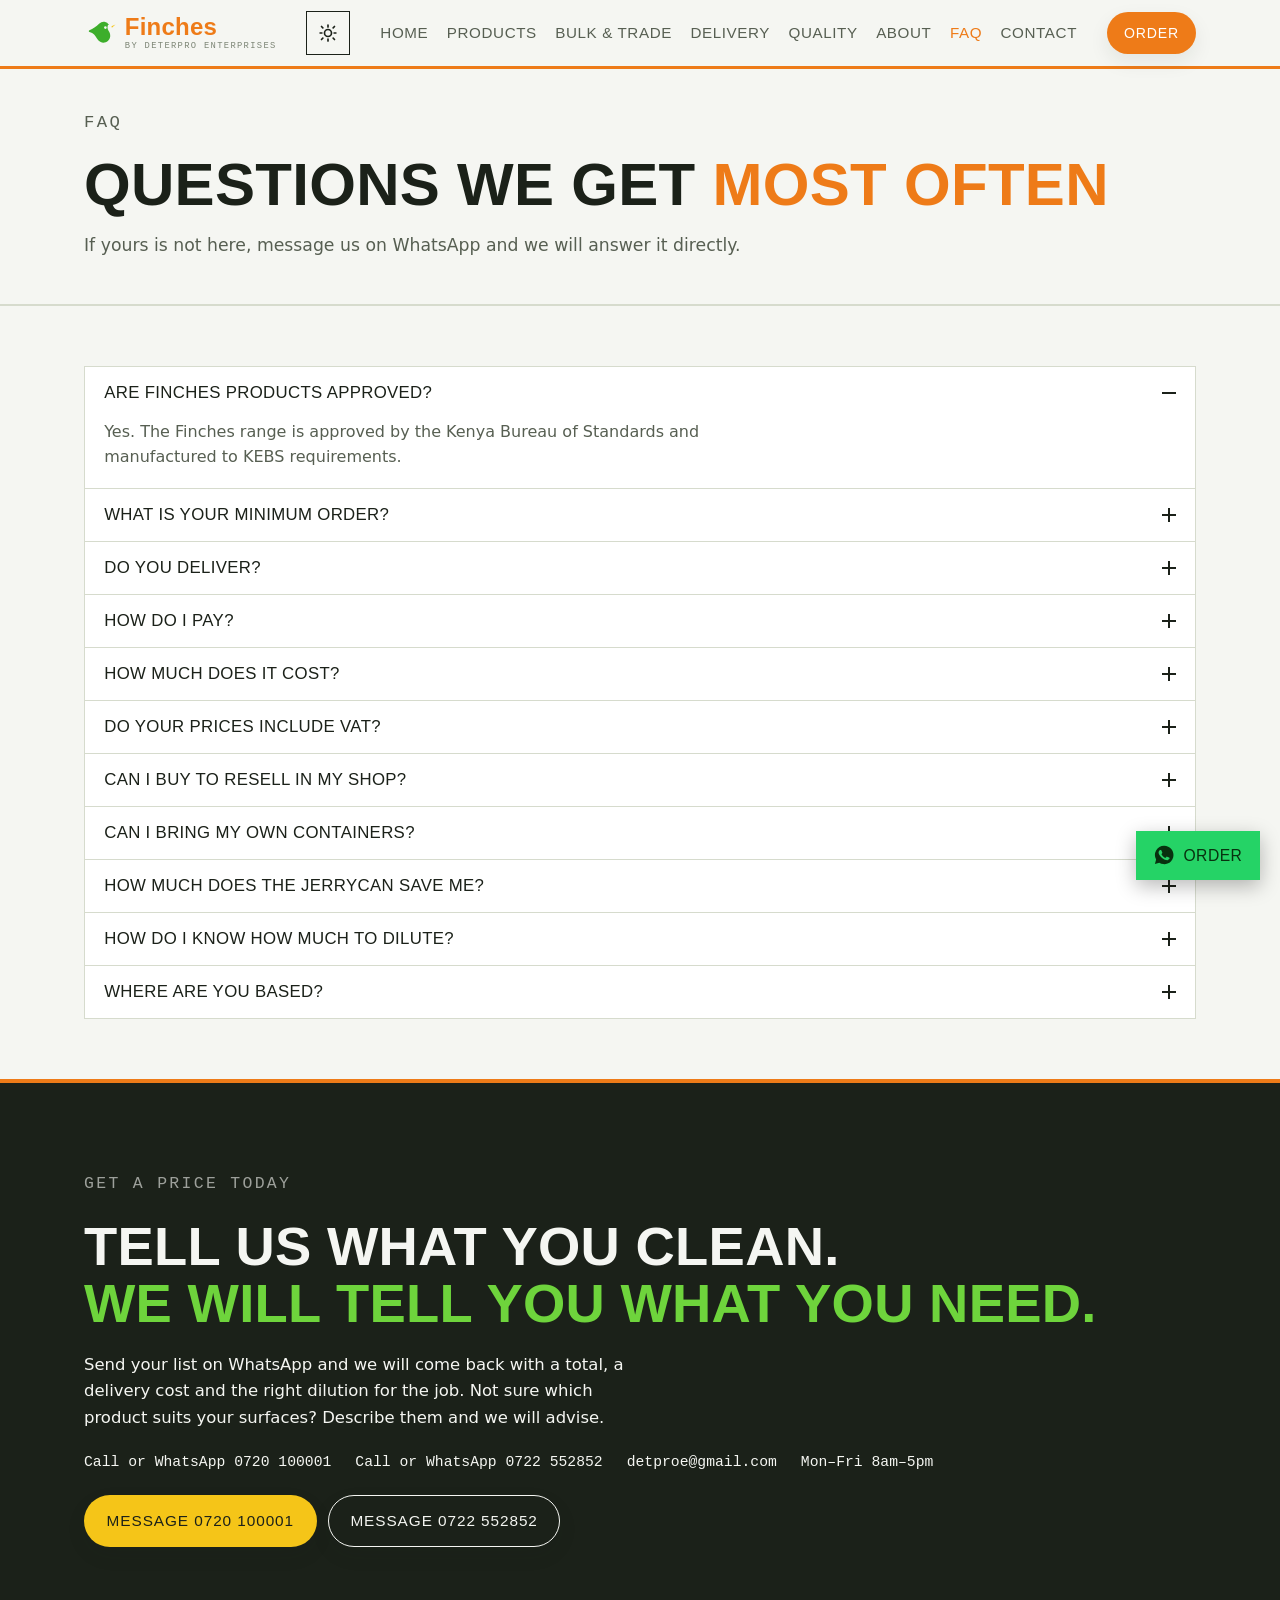
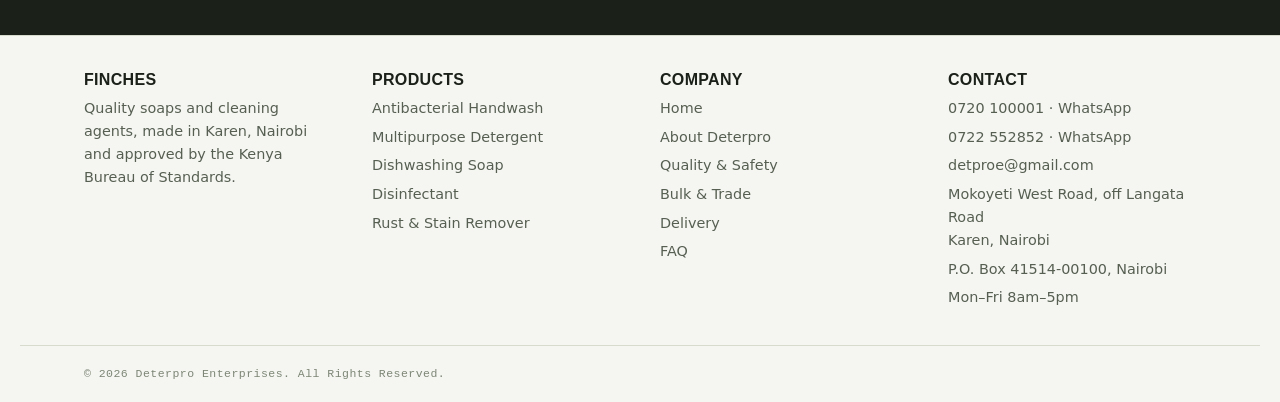
<file: public/faq.html>
<!doctype html>
<html lang="en-KE">
<head>
<meta charset="utf-8">
<meta name="viewport" content="width=device-width, initial-scale=1">
<title>FAQ &mdash; Finches Cleaning Products, Nairobi</title>
<meta name="description" content="Answers on KEBS approval, how pricing works, minimum order, delivery, M-Pesa payment, VAT, refills, reseller pricing and bulk savings.">
<meta name="color-scheme" content="light">
<meta name="theme-color" content="#EE7B18">
<script>(function(){try{var t=localStorage.getItem('finches-theme');if(t==='dark'||t==='light'){document.documentElement.setAttribute('data-theme',t);}}catch(e){}document.documentElement.classList.add('js');})();</script>
<link rel="canonical" href="https://deterpro.co.ke/faq.html">
<meta property="og:type" content="website">
<meta property="og:site_name" content="Finches by Deterpro Enterprises">
<meta property="og:title" content="FAQ &mdash; Finches Cleaning Products, Nairobi">
<meta property="og:description" content="Answers on KEBS approval, how pricing works, minimum order, delivery, M-Pesa payment, VAT, refills, reseller pricing and bulk savings.">
<meta property="og:locale" content="en_KE">
<meta property="og:url" content="https://deterpro.co.ke/faq.html">
<meta property="og:image" content="https://deterpro.co.ke/assets/img/og-card.png">
<meta property="og:image:width" content="1200">
<meta property="og:image:height" content="630">
<meta property="og:image:alt" content="Finches - soaps and cleaning agents, KEBS approved, made in Nairobi">
<meta name="twitter:card" content="summary_large_image">
<link rel="icon" href="data:image/svg+xml,%3Csvg xmlns='http://www.w3.org/2000/svg' viewBox='0 0 32 32'%3E%3Cpath d='M25 8a6 6 0 0 0-9.6-1.4C12 9.6 9 12 5.5 13.2c-.9.3-.9 1.5 0 1.8 2 .7 3.4 1.4 4.6 2.6 2.4 2.4 3.1 6 6.6 7.5 4.2 1.8 9-1.1 9.5-5.6.3-2.6-.8-4.4-1.8-6-.6-1-.9-2-.9-3 0-.9.2-1.7.5-2.5z' fill='%233DAE2B'/%3E%3C/svg%3E">

<link rel="stylesheet" href="assets/css/style.css?v=15">
<script src="assets/js/main.js?v=15" defer></script>

</head>
<body>
<a class="skip-link" href="#main">Skip to content</a>

<header class="site-header">
  <div class="wrap site-header__inner">
    <a class="logo" href="index.html">
      <svg width="32" height="32" viewBox="0 0 32 32" role="img" aria-label="Finches">
        <path d="M25 8a6 6 0 0 0-9.6-1.4C12 9.6 9 12 5.5 13.2c-.9.3-.9 1.5 0 1.8 2 .7 3.4 1.4 4.6 2.6 2.4 2.4 3.1 6 6.6 7.5 4.2 1.8 9-1.1 9.5-5.6.3-2.6-.8-4.4-1.8-6-.6-1-.9-2-.9-3 0-.9.2-1.7.5-2.5z" fill="var(--green)"/>
        <circle cx="21.4" cy="10.6" r="1.3" fill="var(--ground)"/>
        <path d="M27.5 9.2 31.5 7.4l-3.6 3.4z" fill="var(--yellow)"/>
      </svg>
      <span class="logo__type">
        <span class="logo__name">Finches</span>
        <span class="logo__by">By Deterpro Enterprises</span>
      </span>
    </a>

    <div class="site-header__tools">
      <button class="theme-toggle" type="button" aria-pressed="false" aria-label="Switch to dark mode" title="Switch to dark mode">
        <svg class="theme-toggle__sun" width="20" height="20" viewBox="0 0 24 24" fill="none" stroke="currentColor" stroke-width="2" stroke-linecap="round" aria-hidden="true">
          <circle cx="12" cy="12" r="4.2"/>
          <path d="M12 2.5v2.2M12 19.3v2.2M4.2 4.2l1.6 1.6M18.2 18.2l1.6 1.6M2.5 12h2.2M19.3 12h2.2M4.2 19.8l1.6-1.6M18.2 5.8l1.6-1.6"/>
        </svg>
        <svg class="theme-toggle__moon" width="20" height="20" viewBox="0 0 24 24" fill="currentColor" aria-hidden="true">
          <path d="M20.5 14.6A8.6 8.6 0 0 1 9.4 3.5a8.6 8.6 0 1 0 11.1 11.1z"/>
        </svg>
      </button>

      <button class="nav-toggle" type="button" aria-expanded="false" aria-controls="site-nav" aria-label="Open menu">
        <span class="nav-toggle__bars" aria-hidden="true"></span>
      </button>
    </div>

    <nav class="site-nav" id="site-nav" aria-label="Primary">
      <a href="index.html">Home</a>
      <a href="products.html">Products</a>
      <a href="bulk.html">Bulk &amp; Trade</a>
      <a href="delivery.html">Delivery</a>
      <a href="quality.html">Quality</a>
      <a href="about.html">About</a>
      <a href="faq.html">FAQ</a>
      <a href="contact.html">Contact</a>
    </nav>

    <a class="btn btn--primary site-header__cta" href="https://wa.me/254720100001?text=Hello%20Finches%2C%20I%20would%20like%20to%20order%3A">Order</a>
  </div>
</header>

<main id="main">
<div class="page-head">
  <div class="wrap page-head__inner">
    <p class="eyebrow">FAQ</p>
    <h1>Questions we get <em>most often</em></h1>
    <p>If yours is not here, message us on WhatsApp and we will answer it directly.</p>
  </div>
</div>

<section class="band">
  <div class="wrap band__inner">
    <div class="band__body">
      <div class="faq">
        <div class="faq__item"><h2><button class="faq__q" type="button" aria-expanded="true">Are Finches products approved?<span class="faq__sign" aria-hidden="true"></span></button></h2><div class="faq__a"><div class="faq__a-inner"><p>Yes. The Finches range is approved by the Kenya Bureau of Standards and manufactured to KEBS requirements.</p></div></div></div>
        <div class="faq__item"><h2><button class="faq__q" type="button" aria-expanded="false">What is your minimum order?<span class="faq__sign" aria-hidden="true"></span></button></h2><div class="faq__a"><div class="faq__a-inner"><p>None for retail &mdash; buy a single bottle. For trade and wholesale the minimums are 12 pieces on 500ml and 1L, and 5 pieces on 5L and 20L.</p></div></div></div>
        <div class="faq__item"><h2><button class="faq__q" type="button" aria-expanded="false">Do you deliver?<span class="faq__sign" aria-hidden="true"></span></button></h2><div class="faq__a"><div class="faq__a-inner"><p>Yes, across Nairobi. Large and bulk orders go by vehicle. Delivery is charged by area and quoted before you pay. You can also collect from us in Karen at no charge. See <a href="delivery.html">delivery options</a>.</p></div></div></div>
        <div class="faq__item"><h2><button class="faq__q" type="button" aria-expanded="false">How do I pay?<span class="faq__sign" aria-hidden="true"></span></button></h2><div class="faq__a"><div class="faq__a-inner"><p>M-Pesa Till <strong>584493</strong> in the name Deterpro, or a transfer to our Co-operative Bank account. New customers pay before delivery. Approved trade accounts get 30 days.</p></div></div></div>
        <div class="faq__item"><h2><button class="faq__q" type="button" aria-expanded="false">How much does it cost?<span class="faq__sign" aria-hidden="true"></span></button></h2><div class="faq__a"><div class="faq__a-inner"><p>Most of our prices are published &mdash; build your list on the <a href="products.html">products page</a> and see the total as you go. A few sizes are still marked "Price TBC" and delivery is always quoted separately, so send us your list on WhatsApp and we will confirm both before you commit to anything.</p></div></div></div>
        <div class="faq__item"><h2><button class="faq__q" type="button" aria-expanded="false">Do your prices include VAT?<span class="faq__sign" aria-hidden="true"></span></button></h2><div class="faq__a"><div class="faq__a-inner"><p>Yes. Everything we quote is VAT inclusive. Our PIN is P051438845O, so we can invoice you properly.</p></div></div></div>
        <div class="faq__item"><h2><button class="faq__q" type="button" aria-expanded="false">Can I buy to resell in my shop?<span class="faq__sign" aria-hidden="true"></span></button></h2><div class="faq__a"><div class="faq__a-inner"><p>Yes. Shops and distributors buy 20-litre jerrycans and decant, or stock Finches bottles as supplied. Message 0722 552852 with your monthly volume for reseller pricing.</p></div></div></div>
        <div class="faq__item"><h2><button class="faq__q" type="button" aria-expanded="false">Can I bring my own containers?<span class="faq__sign" aria-hidden="true"></span></button></h2><div class="faq__a"><div class="faq__a-inner"><p>Yes &mdash; we refill your own containers. Bring your jerrycans back and we will fill them.</p></div></div></div>
        <div class="faq__item"><h2><button class="faq__q" type="button" aria-expanded="false">How much does the jerrycan save me?<span class="faq__sign" aria-hidden="true"></span></button></h2><div class="faq__a"><div class="faq__a-inner"><p>On every line, the 20-litre jerrycan works out cheaper per litre than buying the same volume in bottles, and the gap is widest on antibacterial handwash. Tell us which products you use and roughly how much you get through in a month, and we will do the sum with you.</p></div></div></div>
        <div class="faq__item"><h2><button class="faq__q" type="button" aria-expanded="false">How do I know how much to dilute?<span class="faq__sign" aria-hidden="true"></span></button></h2><div class="faq__a"><div class="faq__a-inner"><p>The ratio is printed on every label. We also supply a printed dilution and safety sheet on request for institutional customers who need one on file.</p></div></div></div>
        <div class="faq__item"><h2><button class="faq__q" type="button" aria-expanded="false">Where are you based?<span class="faq__sign" aria-hidden="true"></span></button></h2><div class="faq__a"><div class="faq__a-inner"><p>We are on Mokoyeti West Road, off Langata Road in Karen, Nairobi. Open Monday to Friday, 8am to 5pm. Post reaches us at P.O. Box 41514-00100, Nairobi.</p></div></div></div>
      </div>
    </div>
  </div>
</section><section class="close">
  <div class="wrap close__inner">
    <p class="eyebrow" style="color:var(--ground);opacity:.6">Get a price today</p>
    <h2>Tell us what you clean.<br><em>We will tell you what you need.</em></h2>
    <p>Send your list on WhatsApp and we will come back with a total, a delivery cost and the right dilution for the job. Not sure which product suits your surfaces? Describe them and we will advise.</p>
    <div class="close__lines">
      <span>Call or WhatsApp <a href="tel:+254720100001">0720 100001</a></span>
      <span>Call or WhatsApp <a href="tel:+254722552852">0722 552852</a></span>
      <span><a href="mailto:detproe@gmail.com">detproe@gmail.com</a></span>
      <span>Mon&ndash;Fri 8am&ndash;5pm</span>
    </div>
    <div class="actions">
      <a class="btn btn--yellow" href="https://wa.me/254720100001?text=Hello%20Finches%2C%20I%20would%20like%20to%20order%3A">Message 0720 100001</a>
      <a class="btn btn--ghost" href="https://wa.me/254722552852?text=Hello%20Finches%2C%20I%20would%20like%20to%20order%3A">Message 0722 552852</a>
    </div>
  </div>
</section>
</main>

<footer class="site-footer">
  <div class="wrap site-footer__inner">
    <div>
      <h2>Finches</h2>
      <p>Quality soaps and cleaning agents, made in Karen, Nairobi and approved by the Kenya Bureau of Standards.</p>
    </div>
    <div>
      <h2>Products</h2>
      <ul>
        <li><a href="products/handwash.html">Antibacterial Handwash</a></li>
        <li><a href="products/multipurpose-detergent.html">Multipurpose Detergent</a></li>
        <li><a href="products/dishwashing-soap.html">Dishwashing Soap</a></li>
        <li><a href="products/disinfectant.html">Disinfectant</a></li>
        <li><a href="products/rust-stain-remover.html">Rust &amp; Stain Remover</a></li>
      </ul>
    </div>
    <div>
      <h2>Company</h2>
      <ul>
        <li><a href="index.html">Home</a></li>
        <li><a href="about.html">About Deterpro</a></li>
        <li><a href="quality.html">Quality &amp; Safety</a></li>
        <li><a href="bulk.html">Bulk &amp; Trade</a></li>
        <li><a href="delivery.html">Delivery</a></li>
        <li><a href="faq.html">FAQ</a></li>
      </ul>
    </div>
    <div>
      <h2>Contact</h2>
      <ul>
        <li><a href="tel:+254720100001">0720 100001</a> &middot; <a href="https://wa.me/254720100001">WhatsApp</a></li>
        <li><a href="tel:+254722552852">0722 552852</a> &middot; <a href="https://wa.me/254722552852">WhatsApp</a></li>
        <li><a href="mailto:detproe@gmail.com">detproe@gmail.com</a></li>
        <li>Mokoyeti West Road, off Langata Road<br>Karen, Nairobi</li>
        <li>P.O. Box 41514-00100, Nairobi</li>
        <li>Mon&ndash;Fri 8am&ndash;5pm</li>
      </ul>
    </div>
  </div>
  <div class="wrap site-footer__legal">
    <span>&copy; <span data-year>2026</span> Deterpro Enterprises. All Rights Reserved.</span>
  </div>
</footer>

<a class="wa-float" href="https://wa.me/254720100001?text=Hello%20Finches%2C%20I%20would%20like%20to%20order%3A" aria-label="Order on WhatsApp">
  <svg width="22" height="22" viewBox="0 0 24 24" aria-hidden="true" fill="currentColor"><path d="M12 2a10 10 0 0 0-8.6 15l-1.3 4.7 4.8-1.3A10 10 0 1 0 12 2zm5.8 14.2c-.2.7-1.4 1.3-2 1.4-.5.1-1.1.1-1.8-.1-.4-.1-1-.3-1.7-.6-3-1.3-4.9-4.3-5-4.5-.2-.2-1.2-1.6-1.2-3s.7-2.1 1-2.4c.3-.3.6-.4.8-.4h.6c.2 0 .4 0 .7.5l.9 2.2c.1.2.1.4 0 .6l-.4.5-.3.4c-.1.1-.3.3-.1.6.2.3.8 1.3 1.7 2.1 1.1 1 2 1.3 2.3 1.5.3.1.5.1.6 0l.9-1.1c.2-.2.4-.2.6-.1l2.1 1c.3.1.5.2.5.3.1.2.1.7-.2 1.4z"/></svg>
  <span>Order</span>
</a>
</body>
</html>
</file>
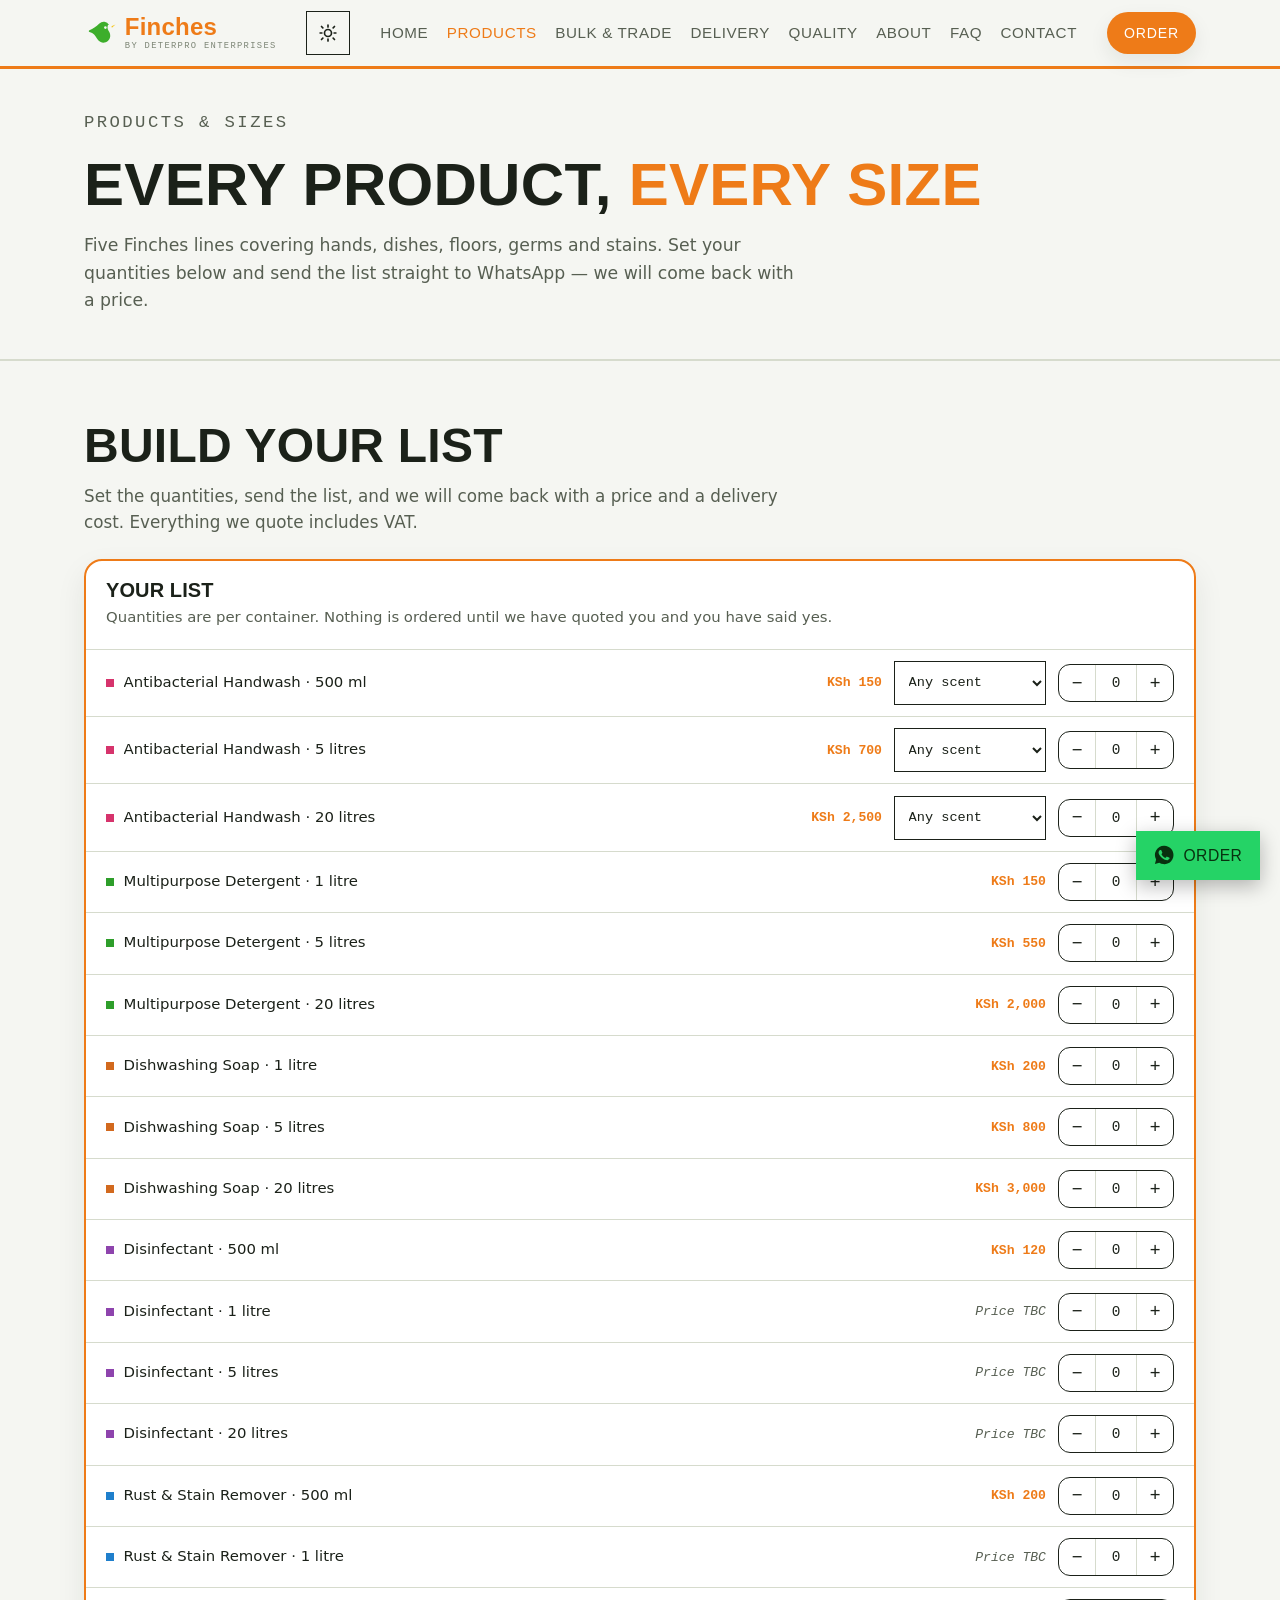
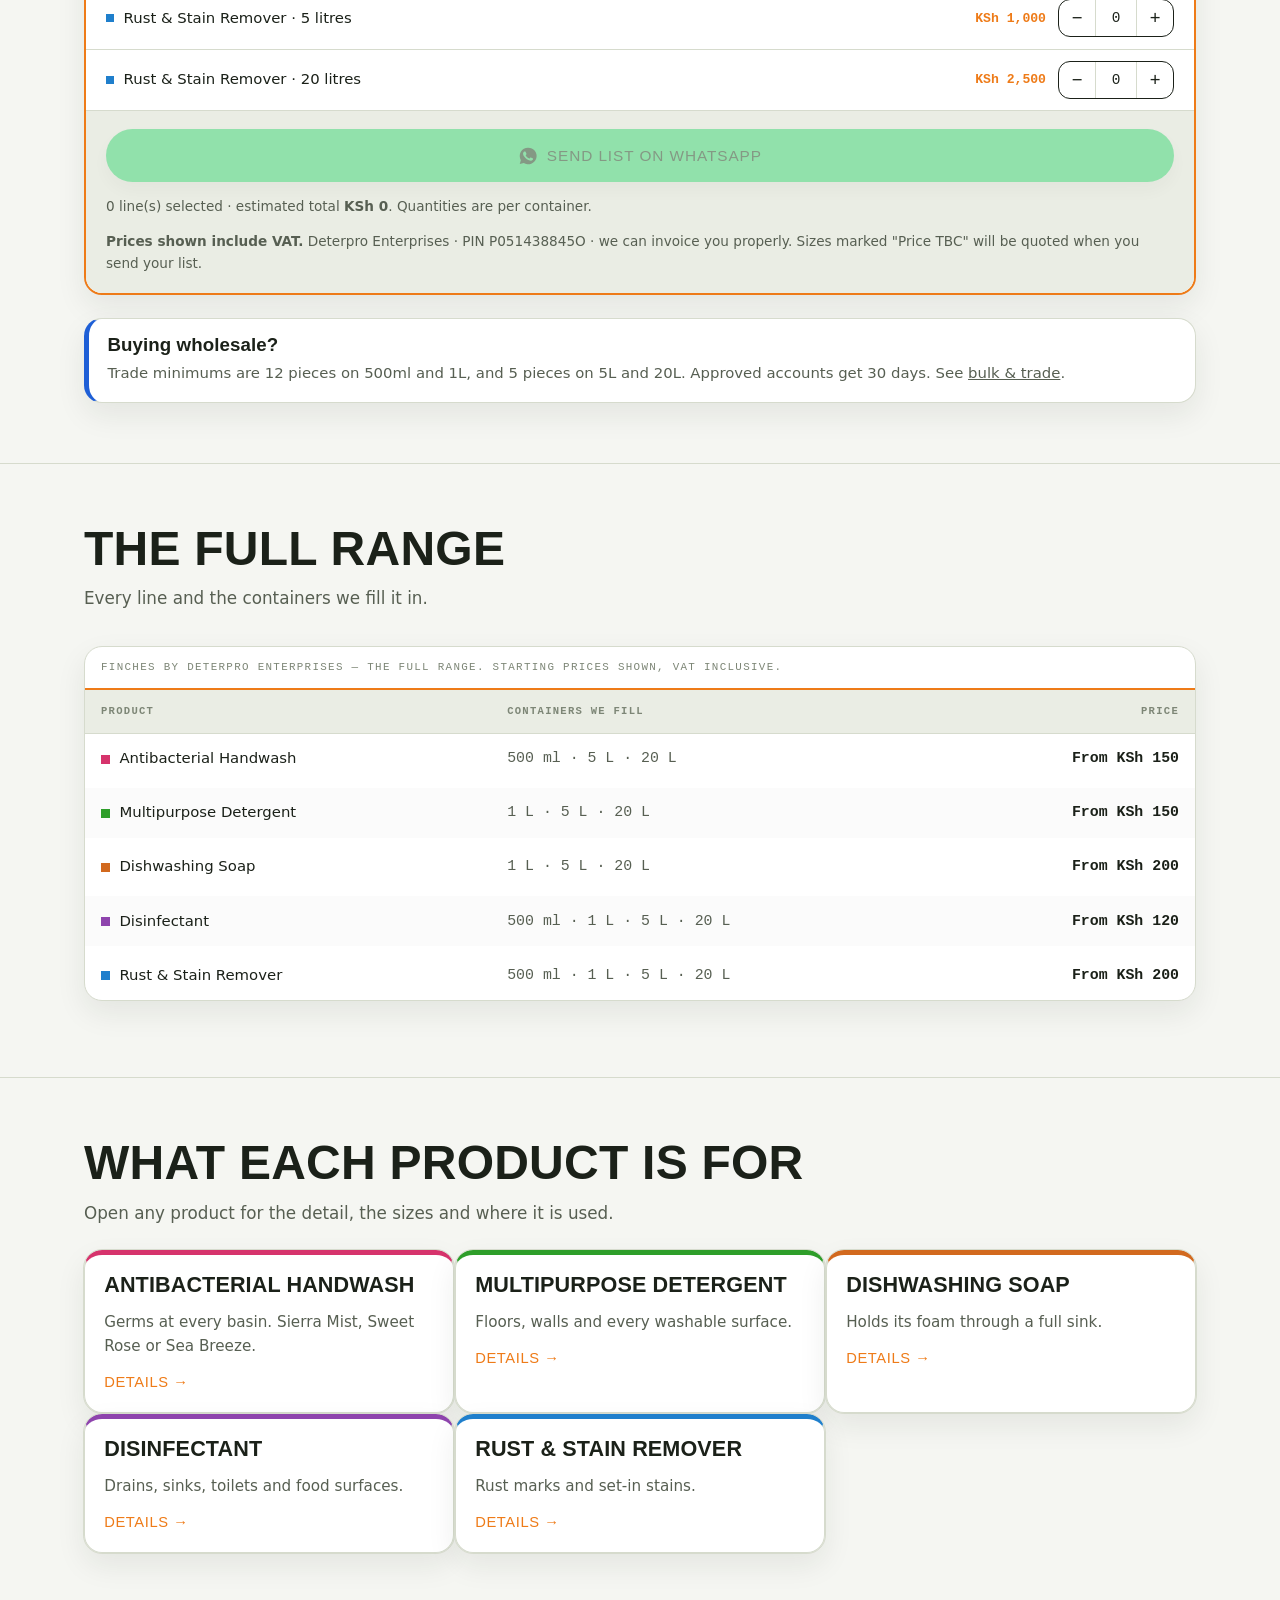
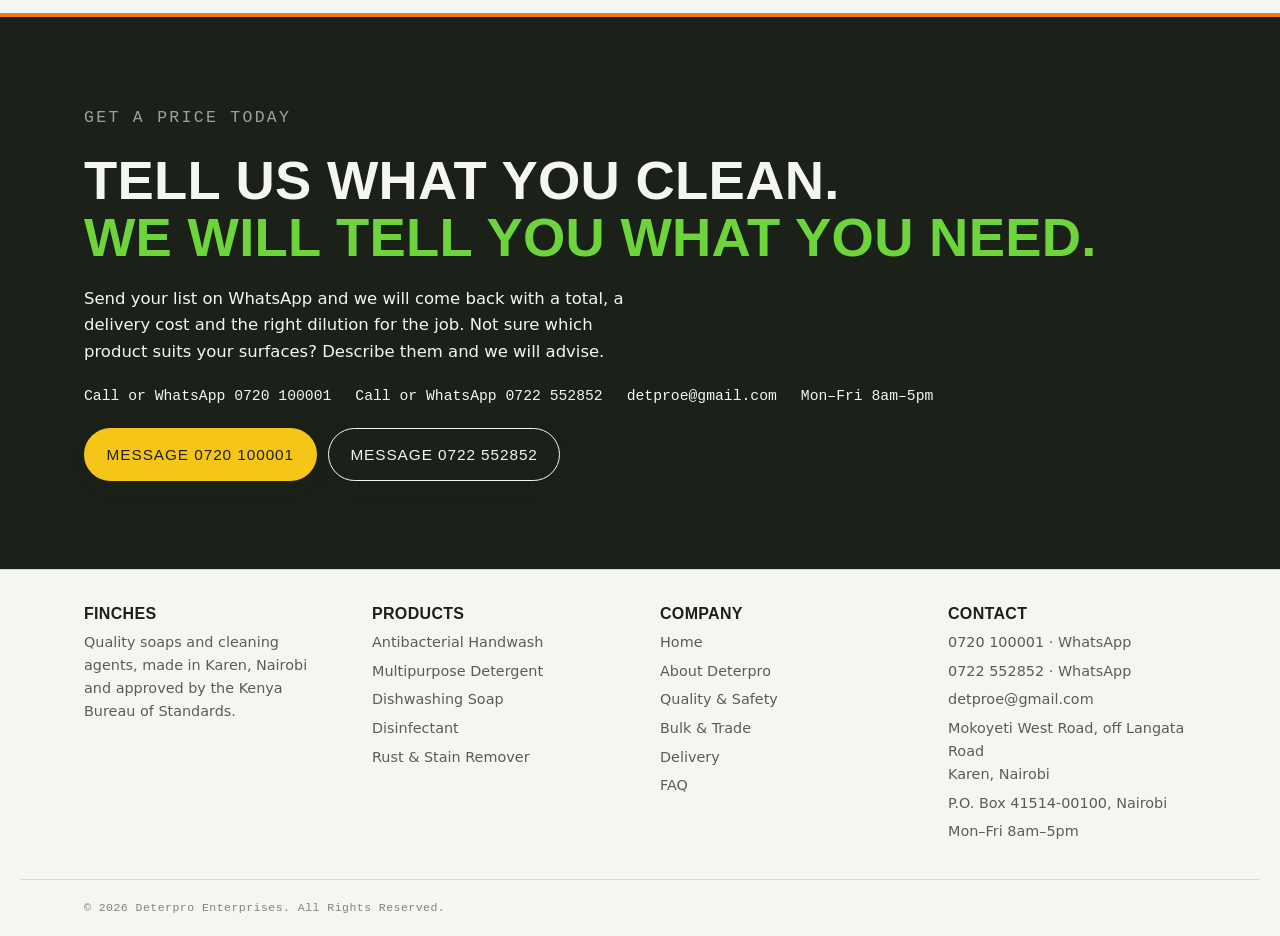
<file: public/products.html>
<!doctype html>
<html lang="en-KE">
<head>
<meta charset="utf-8">
<meta name="viewport" content="width=device-width, initial-scale=1">
<title>Products &amp; Sizes &mdash; Finches Cleaning Products, Nairobi</title>
<meta name="description" content="The full Finches range: handwash, detergent, dishwash, disinfectant and rust &amp; stain remover, 500ml to 20 litres. Build a list and send it on WhatsApp for a price.">
<meta name="color-scheme" content="light">
<meta name="theme-color" content="#EE7B18">
<script>(function(){try{var t=localStorage.getItem('finches-theme');if(t==='dark'||t==='light'){document.documentElement.setAttribute('data-theme',t);}}catch(e){}document.documentElement.classList.add('js');})();</script>
<link rel="canonical" href="https://deterpro.co.ke/products.html">
<meta property="og:type" content="website">
<meta property="og:site_name" content="Finches by Deterpro Enterprises">
<meta property="og:title" content="Products &amp; Sizes &mdash; Finches Cleaning Products, Nairobi">
<meta property="og:description" content="The full Finches range: handwash, detergent, dishwash, disinfectant and rust &amp; stain remover, 500ml to 20 litres. Build a list and send it on WhatsApp for a price.">
<meta property="og:locale" content="en_KE">
<meta property="og:url" content="https://deterpro.co.ke/products.html">
<meta property="og:image" content="https://deterpro.co.ke/assets/img/og-card.png">
<meta property="og:image:width" content="1200">
<meta property="og:image:height" content="630">
<meta property="og:image:alt" content="Finches - soaps and cleaning agents, KEBS approved, made in Nairobi">
<meta name="twitter:card" content="summary_large_image">
<link rel="icon" href="data:image/svg+xml,%3Csvg xmlns='http://www.w3.org/2000/svg' viewBox='0 0 32 32'%3E%3Cpath d='M25 8a6 6 0 0 0-9.6-1.4C12 9.6 9 12 5.5 13.2c-.9.3-.9 1.5 0 1.8 2 .7 3.4 1.4 4.6 2.6 2.4 2.4 3.1 6 6.6 7.5 4.2 1.8 9-1.1 9.5-5.6.3-2.6-.8-4.4-1.8-6-.6-1-.9-2-.9-3 0-.9.2-1.7.5-2.5z' fill='%233DAE2B'/%3E%3C/svg%3E">

<link rel="stylesheet" href="assets/css/style.css?v=15">
<script src="assets/js/main.js?v=15" defer></script>

</head>
<body>
<a class="skip-link" href="#main">Skip to content</a>

<header class="site-header">
  <div class="wrap site-header__inner">
    <a class="logo" href="index.html">
      <svg width="32" height="32" viewBox="0 0 32 32" role="img" aria-label="Finches">
        <path d="M25 8a6 6 0 0 0-9.6-1.4C12 9.6 9 12 5.5 13.2c-.9.3-.9 1.5 0 1.8 2 .7 3.4 1.4 4.6 2.6 2.4 2.4 3.1 6 6.6 7.5 4.2 1.8 9-1.1 9.5-5.6.3-2.6-.8-4.4-1.8-6-.6-1-.9-2-.9-3 0-.9.2-1.7.5-2.5z" fill="var(--green)"/>
        <circle cx="21.4" cy="10.6" r="1.3" fill="var(--ground)"/>
        <path d="M27.5 9.2 31.5 7.4l-3.6 3.4z" fill="var(--yellow)"/>
      </svg>
      <span class="logo__type">
        <span class="logo__name">Finches</span>
        <span class="logo__by">By Deterpro Enterprises</span>
      </span>
    </a>

    <div class="site-header__tools">
      <button class="theme-toggle" type="button" aria-pressed="false" aria-label="Switch to dark mode" title="Switch to dark mode">
        <svg class="theme-toggle__sun" width="20" height="20" viewBox="0 0 24 24" fill="none" stroke="currentColor" stroke-width="2" stroke-linecap="round" aria-hidden="true">
          <circle cx="12" cy="12" r="4.2"/>
          <path d="M12 2.5v2.2M12 19.3v2.2M4.2 4.2l1.6 1.6M18.2 18.2l1.6 1.6M2.5 12h2.2M19.3 12h2.2M4.2 19.8l1.6-1.6M18.2 5.8l1.6-1.6"/>
        </svg>
        <svg class="theme-toggle__moon" width="20" height="20" viewBox="0 0 24 24" fill="currentColor" aria-hidden="true">
          <path d="M20.5 14.6A8.6 8.6 0 0 1 9.4 3.5a8.6 8.6 0 1 0 11.1 11.1z"/>
        </svg>
      </button>

      <button class="nav-toggle" type="button" aria-expanded="false" aria-controls="site-nav" aria-label="Open menu">
        <span class="nav-toggle__bars" aria-hidden="true"></span>
      </button>
    </div>

    <nav class="site-nav" id="site-nav" aria-label="Primary">
      <a href="index.html">Home</a>
      <a href="products.html">Products</a>
      <a href="bulk.html">Bulk &amp; Trade</a>
      <a href="delivery.html">Delivery</a>
      <a href="quality.html">Quality</a>
      <a href="about.html">About</a>
      <a href="faq.html">FAQ</a>
      <a href="contact.html">Contact</a>
    </nav>

    <a class="btn btn--primary site-header__cta" href="https://wa.me/254720100001?text=Hello%20Finches%2C%20I%20would%20like%20to%20order%3A">Order</a>
  </div>
</header>

<main id="main">
<div class="page-head">
  <div class="wrap page-head__inner">
    <p class="eyebrow">Products &amp; sizes</p>
    <h1>Every product, <em>every size</em></h1>
    <p>Five Finches lines covering hands, dishes, floors, germs and stains. Set your quantities below and send the list straight to WhatsApp &mdash; we will come back with a price.</p>
  </div>
</div>

<section class="band">
  <div class="wrap band__inner">
    <div class="band__body">
      <div class="band__head">
        <h2>Build your list</h2>
        <p>Set the quantities, send the list, and we will come back with a price and a delivery cost. Everything we quote includes VAT.</p>
      </div>

      <div class="builder" data-builder data-whatsapp="254720100001">
        <div class="builder__head">
          <h3>Your list</h3>
          <p>Quantities are per container. Nothing is ordered until we have quoted you and you have said yes.</p>
        </div>
        <div class="builder__list">
                    <div class="builder__row builder__row--scent" style="--code:var(--p-handwash)" data-item data-name="Antibacterial Handwash" data-size="500 ml" data-price="150">
            <span class="builder__name"><i aria-hidden="true"></i><span>Antibacterial Handwash &middot; 500 ml</span><span class="builder__price">KSh 150</span></span>
            <label class="visually-hidden" for="scent1">Scent of Antibacterial Handwash 500 ml</label>
            <select id="scent1" class="builder__scent" data-scent>
              <option value="">Any scent</option>
              <option value="Sierra Mist (Raspberry)">Sierra Mist (Raspberry)</option>
              <option value="Sweet Rose (Strawberry)">Sweet Rose (Strawberry)</option>
              <option value="Sea Breeze (Apple)">Sea Breeze (Apple)</option>
            </select>
            <span class="qty">
              <button type="button" data-step="-1" aria-label="Remove one Antibacterial Handwash 500 ml">&minus;</button>
              <label class="visually-hidden" for="q1">Quantity of Antibacterial Handwash 500 ml</label>
              <input id="q1" type="number" inputmode="numeric" min="0" step="1" value="0">
              <button type="button" data-step="1" aria-label="Add one Antibacterial Handwash 500 ml">+</button>
            </span>
          </div>
          <div class="builder__row builder__row--scent" style="--code:var(--p-handwash)" data-item data-name="Antibacterial Handwash" data-size="5 litres" data-price="700">
            <span class="builder__name"><i aria-hidden="true"></i><span>Antibacterial Handwash &middot; 5 litres</span><span class="builder__price">KSh 700</span></span>
            <label class="visually-hidden" for="scent2">Scent of Antibacterial Handwash 5 litres</label>
            <select id="scent2" class="builder__scent" data-scent>
              <option value="">Any scent</option>
              <option value="Sierra Mist (Raspberry)">Sierra Mist (Raspberry)</option>
              <option value="Sweet Rose (Strawberry)">Sweet Rose (Strawberry)</option>
              <option value="Sea Breeze (Apple)">Sea Breeze (Apple)</option>
            </select>
            <span class="qty">
              <button type="button" data-step="-1" aria-label="Remove one Antibacterial Handwash 5 litres">&minus;</button>
              <label class="visually-hidden" for="q2">Quantity of Antibacterial Handwash 5 litres</label>
              <input id="q2" type="number" inputmode="numeric" min="0" step="1" value="0">
              <button type="button" data-step="1" aria-label="Add one Antibacterial Handwash 5 litres">+</button>
            </span>
          </div>
          <div class="builder__row builder__row--scent" style="--code:var(--p-handwash)" data-item data-name="Antibacterial Handwash" data-size="20 litres" data-price="2500">
            <span class="builder__name"><i aria-hidden="true"></i><span>Antibacterial Handwash &middot; 20 litres</span><span class="builder__price">KSh 2,500</span></span>
            <label class="visually-hidden" for="scent3">Scent of Antibacterial Handwash 20 litres</label>
            <select id="scent3" class="builder__scent" data-scent>
              <option value="">Any scent</option>
              <option value="Sierra Mist (Raspberry)">Sierra Mist (Raspberry)</option>
              <option value="Sweet Rose (Strawberry)">Sweet Rose (Strawberry)</option>
              <option value="Sea Breeze (Apple)">Sea Breeze (Apple)</option>
            </select>
            <span class="qty">
              <button type="button" data-step="-1" aria-label="Remove one Antibacterial Handwash 20 litres">&minus;</button>
              <label class="visually-hidden" for="q3">Quantity of Antibacterial Handwash 20 litres</label>
              <input id="q3" type="number" inputmode="numeric" min="0" step="1" value="0">
              <button type="button" data-step="1" aria-label="Add one Antibacterial Handwash 20 litres">+</button>
            </span>
          </div>
          <div class="builder__row" style="--code:var(--p-multi)" data-item data-name="Multipurpose Detergent" data-size="1 litre" data-price="150">
            <span class="builder__name"><i aria-hidden="true"></i><span>Multipurpose Detergent &middot; 1 litre</span><span class="builder__price">KSh 150</span></span>
            <span class="qty">
              <button type="button" data-step="-1" aria-label="Remove one Multipurpose Detergent 1 litre">&minus;</button>
              <label class="visually-hidden" for="q4">Quantity of Multipurpose Detergent 1 litre</label>
              <input id="q4" type="number" inputmode="numeric" min="0" step="1" value="0">
              <button type="button" data-step="1" aria-label="Add one Multipurpose Detergent 1 litre">+</button>
            </span>
          </div>
          <div class="builder__row" style="--code:var(--p-multi)" data-item data-name="Multipurpose Detergent" data-size="5 litres" data-price="550">
            <span class="builder__name"><i aria-hidden="true"></i><span>Multipurpose Detergent &middot; 5 litres</span><span class="builder__price">KSh 550</span></span>
            <span class="qty">
              <button type="button" data-step="-1" aria-label="Remove one Multipurpose Detergent 5 litres">&minus;</button>
              <label class="visually-hidden" for="q5">Quantity of Multipurpose Detergent 5 litres</label>
              <input id="q5" type="number" inputmode="numeric" min="0" step="1" value="0">
              <button type="button" data-step="1" aria-label="Add one Multipurpose Detergent 5 litres">+</button>
            </span>
          </div>
          <div class="builder__row" style="--code:var(--p-multi)" data-item data-name="Multipurpose Detergent" data-size="20 litres" data-price="2000">
            <span class="builder__name"><i aria-hidden="true"></i><span>Multipurpose Detergent &middot; 20 litres</span><span class="builder__price">KSh 2,000</span></span>
            <span class="qty">
              <button type="button" data-step="-1" aria-label="Remove one Multipurpose Detergent 20 litres">&minus;</button>
              <label class="visually-hidden" for="q6">Quantity of Multipurpose Detergent 20 litres</label>
              <input id="q6" type="number" inputmode="numeric" min="0" step="1" value="0">
              <button type="button" data-step="1" aria-label="Add one Multipurpose Detergent 20 litres">+</button>
            </span>
          </div>
          <div class="builder__row" style="--code:var(--p-dish)" data-item data-name="Dishwashing Soap" data-size="1 litre" data-price="200">
            <span class="builder__name"><i aria-hidden="true"></i><span>Dishwashing Soap &middot; 1 litre</span><span class="builder__price">KSh 200</span></span>
            <span class="qty">
              <button type="button" data-step="-1" aria-label="Remove one Dishwashing Soap 1 litre">&minus;</button>
              <label class="visually-hidden" for="q7">Quantity of Dishwashing Soap 1 litre</label>
              <input id="q7" type="number" inputmode="numeric" min="0" step="1" value="0">
              <button type="button" data-step="1" aria-label="Add one Dishwashing Soap 1 litre">+</button>
            </span>
          </div>
          <div class="builder__row" style="--code:var(--p-dish)" data-item data-name="Dishwashing Soap" data-size="5 litres" data-price="800">
            <span class="builder__name"><i aria-hidden="true"></i><span>Dishwashing Soap &middot; 5 litres</span><span class="builder__price">KSh 800</span></span>
            <span class="qty">
              <button type="button" data-step="-1" aria-label="Remove one Dishwashing Soap 5 litres">&minus;</button>
              <label class="visually-hidden" for="q8">Quantity of Dishwashing Soap 5 litres</label>
              <input id="q8" type="number" inputmode="numeric" min="0" step="1" value="0">
              <button type="button" data-step="1" aria-label="Add one Dishwashing Soap 5 litres">+</button>
            </span>
          </div>
          <div class="builder__row" style="--code:var(--p-dish)" data-item data-name="Dishwashing Soap" data-size="20 litres" data-price="3000">
            <span class="builder__name"><i aria-hidden="true"></i><span>Dishwashing Soap &middot; 20 litres</span><span class="builder__price">KSh 3,000</span></span>
            <span class="qty">
              <button type="button" data-step="-1" aria-label="Remove one Dishwashing Soap 20 litres">&minus;</button>
              <label class="visually-hidden" for="q9">Quantity of Dishwashing Soap 20 litres</label>
              <input id="q9" type="number" inputmode="numeric" min="0" step="1" value="0">
              <button type="button" data-step="1" aria-label="Add one Dishwashing Soap 20 litres">+</button>
            </span>
          </div>
          <div class="builder__row" style="--code:var(--p-disinfect)" data-item data-name="Disinfectant" data-size="500 ml" data-price="120">
            <span class="builder__name"><i aria-hidden="true"></i><span>Disinfectant &middot; 500 ml</span><span class="builder__price">KSh 120</span></span>
            <span class="qty">
              <button type="button" data-step="-1" aria-label="Remove one Disinfectant 500 ml">&minus;</button>
              <label class="visually-hidden" for="q10">Quantity of Disinfectant 500 ml</label>
              <input id="q10" type="number" inputmode="numeric" min="0" step="1" value="0">
              <button type="button" data-step="1" aria-label="Add one Disinfectant 500 ml">+</button>
            </span>
          </div>
          <div class="builder__row" style="--code:var(--p-disinfect)" data-item data-name="Disinfectant" data-size="1 litre">
            <span class="builder__name"><i aria-hidden="true"></i><span>Disinfectant &middot; 1 litre</span><span class="builder__price builder__price--pending">Price TBC</span></span>
            <span class="qty">
              <button type="button" data-step="-1" aria-label="Remove one Disinfectant 1 litre">&minus;</button>
              <label class="visually-hidden" for="q11">Quantity of Disinfectant 1 litre</label>
              <input id="q11" type="number" inputmode="numeric" min="0" step="1" value="0">
              <button type="button" data-step="1" aria-label="Add one Disinfectant 1 litre">+</button>
            </span>
          </div>
          <div class="builder__row" style="--code:var(--p-disinfect)" data-item data-name="Disinfectant" data-size="5 litres">
            <span class="builder__name"><i aria-hidden="true"></i><span>Disinfectant &middot; 5 litres</span><span class="builder__price builder__price--pending">Price TBC</span></span>
            <span class="qty">
              <button type="button" data-step="-1" aria-label="Remove one Disinfectant 5 litres">&minus;</button>
              <label class="visually-hidden" for="q12">Quantity of Disinfectant 5 litres</label>
              <input id="q12" type="number" inputmode="numeric" min="0" step="1" value="0">
              <button type="button" data-step="1" aria-label="Add one Disinfectant 5 litres">+</button>
            </span>
          </div>
          <div class="builder__row" style="--code:var(--p-disinfect)" data-item data-name="Disinfectant" data-size="20 litres">
            <span class="builder__name"><i aria-hidden="true"></i><span>Disinfectant &middot; 20 litres</span><span class="builder__price builder__price--pending">Price TBC</span></span>
            <span class="qty">
              <button type="button" data-step="-1" aria-label="Remove one Disinfectant 20 litres">&minus;</button>
              <label class="visually-hidden" for="q13">Quantity of Disinfectant 20 litres</label>
              <input id="q13" type="number" inputmode="numeric" min="0" step="1" value="0">
              <button type="button" data-step="1" aria-label="Add one Disinfectant 20 litres">+</button>
            </span>
          </div>
          <div class="builder__row" style="--code:var(--p-stain)" data-item data-name="Rust &amp; Stain Remover" data-size="500 ml" data-price="200">
            <span class="builder__name"><i aria-hidden="true"></i><span>Rust &amp; Stain Remover &middot; 500 ml</span><span class="builder__price">KSh 200</span></span>
            <span class="qty">
              <button type="button" data-step="-1" aria-label="Remove one Rust &amp; Stain Remover 500 ml">&minus;</button>
              <label class="visually-hidden" for="q14">Quantity of Rust &amp; Stain Remover 500 ml</label>
              <input id="q14" type="number" inputmode="numeric" min="0" step="1" value="0">
              <button type="button" data-step="1" aria-label="Add one Rust &amp; Stain Remover 500 ml">+</button>
            </span>
          </div>
          <div class="builder__row" style="--code:var(--p-stain)" data-item data-name="Rust &amp; Stain Remover" data-size="1 litre">
            <span class="builder__name"><i aria-hidden="true"></i><span>Rust &amp; Stain Remover &middot; 1 litre</span><span class="builder__price builder__price--pending">Price TBC</span></span>
            <span class="qty">
              <button type="button" data-step="-1" aria-label="Remove one Rust &amp; Stain Remover 1 litre">&minus;</button>
              <label class="visually-hidden" for="q15">Quantity of Rust &amp; Stain Remover 1 litre</label>
              <input id="q15" type="number" inputmode="numeric" min="0" step="1" value="0">
              <button type="button" data-step="1" aria-label="Add one Rust &amp; Stain Remover 1 litre">+</button>
            </span>
          </div>
          <div class="builder__row" style="--code:var(--p-stain)" data-item data-name="Rust &amp; Stain Remover" data-size="5 litres" data-price="1000">
            <span class="builder__name"><i aria-hidden="true"></i><span>Rust &amp; Stain Remover &middot; 5 litres</span><span class="builder__price">KSh 1,000</span></span>
            <span class="qty">
              <button type="button" data-step="-1" aria-label="Remove one Rust &amp; Stain Remover 5 litres">&minus;</button>
              <label class="visually-hidden" for="q16">Quantity of Rust &amp; Stain Remover 5 litres</label>
              <input id="q16" type="number" inputmode="numeric" min="0" step="1" value="0">
              <button type="button" data-step="1" aria-label="Add one Rust &amp; Stain Remover 5 litres">+</button>
            </span>
          </div>
          <div class="builder__row" style="--code:var(--p-stain)" data-item data-name="Rust &amp; Stain Remover" data-size="20 litres" data-price="2500">
            <span class="builder__name"><i aria-hidden="true"></i><span>Rust &amp; Stain Remover &middot; 20 litres</span><span class="builder__price">KSh 2,500</span></span>
            <span class="qty">
              <button type="button" data-step="-1" aria-label="Remove one Rust &amp; Stain Remover 20 litres">&minus;</button>
              <label class="visually-hidden" for="q17">Quantity of Rust &amp; Stain Remover 20 litres</label>
              <input id="q17" type="number" inputmode="numeric" min="0" step="1" value="0">
              <button type="button" data-step="1" aria-label="Add one Rust &amp; Stain Remover 20 litres">+</button>
            </span>
          </div>
        </div>
        <div class="builder__foot">
          <a class="btn btn--wa" data-send aria-disabled="true" href="https://wa.me/254720100001">
            <svg width="20" height="20" viewBox="0 0 24 24" aria-hidden="true" fill="currentColor"><path d="M12 2a10 10 0 0 0-8.6 15l-1.3 4.7 4.8-1.3A10 10 0 1 0 12 2zm5.8 14.2c-.2.7-1.4 1.3-2 1.4-.5.1-1.1.1-1.8-.1-.4-.1-1-.3-1.7-.6-3-1.3-4.9-4.3-5-4.5-.2-.2-1.2-1.6-1.2-3s.7-2.1 1-2.4c.3-.3.6-.4.8-.4h.6c.2 0 .4 0 .7.5l.9 2.2c.1.2.1.4 0 .6l-.4.5-.3.4c-.1.1-.3.3-.1.6.2.3.8 1.3 1.7 2.1 1.1 1 2 1.3 2.3 1.5.3.1.5.1.6 0l.9-1.1c.2-.2.4-.2.6-.1l2.1 1c.3.1.5.2.5.3.1.2.1.7-.2 1.4z"/></svg>
            Send list on WhatsApp
          </a>
          <p class="builder__note"><span data-count>0</span> line(s) selected &middot; estimated total <strong data-total>KSh 0</strong>. Quantities are per container.</p>
          <p class="builder__note"><strong>Prices shown include VAT.</strong> Deterpro Enterprises &middot; PIN P051438845O &middot; we can invoice you properly. Sizes marked "Price TBC" will be quoted when you send your list.</p>
        </div>
      </div>

      <div class="callout callout--blue">
        <h3>Buying wholesale?</h3>
        <p>Trade minimums are 12 pieces on 500ml and 1L, and 5 pieces on 5L and 20L. Approved accounts get 30 days. See <a href="bulk.html">bulk &amp; trade</a>.</p>
      </div>
    </div>
  </div>
</section>

<section class="band">
  <div class="wrap band__inner">
    <div class="band__body">
      <div class="band__head"><h2>The full range</h2><p>Every line and the containers we fill it in.</p></div>
      <div class="table-scroll">
  <table>
    <caption>Finches by Deterpro Enterprises &mdash; the full range. Starting prices shown, VAT inclusive.</caption>
    <thead>
      <tr><th scope="col">Product</th><th scope="col">Containers we fill</th><th scope="col" class="price">Price</th></tr>
    </thead>
    <tbody>
      <tr style="--code:var(--p-handwash)"><td><i class="rowcode" aria-hidden="true"></i>Antibacterial Handwash</td><td class="vol">500 ml &middot; 5 L &middot; 20 L</td><td class="price">From KSh 150</td></tr>
      <tr style="--code:var(--p-multi)"><td><i class="rowcode" aria-hidden="true"></i>Multipurpose Detergent</td><td class="vol">1 L &middot; 5 L &middot; 20 L</td><td class="price">From KSh 150</td></tr>
      <tr style="--code:var(--p-dish)"><td><i class="rowcode" aria-hidden="true"></i>Dishwashing Soap</td><td class="vol">1 L &middot; 5 L &middot; 20 L</td><td class="price">From KSh 200</td></tr>
      <tr style="--code:var(--p-disinfect)"><td><i class="rowcode" aria-hidden="true"></i>Disinfectant</td><td class="vol">500 ml &middot; 1 L &middot; 5 L &middot; 20 L</td><td class="price">From KSh 120</td></tr>
      <tr style="--code:var(--p-stain)"><td><i class="rowcode" aria-hidden="true"></i>Rust &amp; Stain Remover</td><td class="vol">500 ml &middot; 1 L &middot; 5 L &middot; 20 L</td><td class="price">From KSh 200</td></tr>
    </tbody>
  </table>
</div>
    </div>
  </div>
</section>

<section class="band">
  <div class="wrap band__inner">
    <div class="band__body">
      <div class="band__head"><h2>What each product is for</h2><p>Open any product for the detail, the sizes and where it is used.</p></div>
      <div class="grid-rule">
        <article class="product" style="--code:var(--p-handwash)"><h3 class="product__name"><a href="products/handwash.html">Antibacterial Handwash</a></h3><p class="product__use">Germs at every basin. Sierra Mist, Sweet Rose or Sea Breeze.</p><a class="product__link" href="products/handwash.html">Details &rarr;</a></article>
        <article class="product" style="--code:var(--p-multi)"><h3 class="product__name"><a href="products/multipurpose-detergent.html">Multipurpose Detergent</a></h3><p class="product__use">Floors, walls and every washable surface.</p><a class="product__link" href="products/multipurpose-detergent.html">Details &rarr;</a></article>
        <article class="product" style="--code:var(--p-dish)"><h3 class="product__name"><a href="products/dishwashing-soap.html">Dishwashing Soap</a></h3><p class="product__use">Holds its foam through a full sink.</p><a class="product__link" href="products/dishwashing-soap.html">Details &rarr;</a></article>
        <article class="product" style="--code:var(--p-disinfect)"><h3 class="product__name"><a href="products/disinfectant.html">Disinfectant</a></h3><p class="product__use">Drains, sinks, toilets and food surfaces.</p><a class="product__link" href="products/disinfectant.html">Details &rarr;</a></article>
        <article class="product" style="--code:var(--p-stain)"><h3 class="product__name"><a href="products/rust-stain-remover.html">Rust &amp; Stain Remover</a></h3><p class="product__use">Rust marks and set-in stains.</p><a class="product__link" href="products/rust-stain-remover.html">Details &rarr;</a></article>
      </div>
    </div>
  </div>
</section><section class="close">
  <div class="wrap close__inner">
    <p class="eyebrow" style="color:var(--ground);opacity:.6">Get a price today</p>
    <h2>Tell us what you clean.<br><em>We will tell you what you need.</em></h2>
    <p>Send your list on WhatsApp and we will come back with a total, a delivery cost and the right dilution for the job. Not sure which product suits your surfaces? Describe them and we will advise.</p>
    <div class="close__lines">
      <span>Call or WhatsApp <a href="tel:+254720100001">0720 100001</a></span>
      <span>Call or WhatsApp <a href="tel:+254722552852">0722 552852</a></span>
      <span><a href="mailto:detproe@gmail.com">detproe@gmail.com</a></span>
      <span>Mon&ndash;Fri 8am&ndash;5pm</span>
    </div>
    <div class="actions">
      <a class="btn btn--yellow" href="https://wa.me/254720100001?text=Hello%20Finches%2C%20I%20would%20like%20to%20order%3A">Message 0720 100001</a>
      <a class="btn btn--ghost" href="https://wa.me/254722552852?text=Hello%20Finches%2C%20I%20would%20like%20to%20order%3A">Message 0722 552852</a>
    </div>
  </div>
</section>
</main>

<footer class="site-footer">
  <div class="wrap site-footer__inner">
    <div>
      <h2>Finches</h2>
      <p>Quality soaps and cleaning agents, made in Karen, Nairobi and approved by the Kenya Bureau of Standards.</p>
    </div>
    <div>
      <h2>Products</h2>
      <ul>
        <li><a href="products/handwash.html">Antibacterial Handwash</a></li>
        <li><a href="products/multipurpose-detergent.html">Multipurpose Detergent</a></li>
        <li><a href="products/dishwashing-soap.html">Dishwashing Soap</a></li>
        <li><a href="products/disinfectant.html">Disinfectant</a></li>
        <li><a href="products/rust-stain-remover.html">Rust &amp; Stain Remover</a></li>
      </ul>
    </div>
    <div>
      <h2>Company</h2>
      <ul>
        <li><a href="index.html">Home</a></li>
        <li><a href="about.html">About Deterpro</a></li>
        <li><a href="quality.html">Quality &amp; Safety</a></li>
        <li><a href="bulk.html">Bulk &amp; Trade</a></li>
        <li><a href="delivery.html">Delivery</a></li>
        <li><a href="faq.html">FAQ</a></li>
      </ul>
    </div>
    <div>
      <h2>Contact</h2>
      <ul>
        <li><a href="tel:+254720100001">0720 100001</a> &middot; <a href="https://wa.me/254720100001">WhatsApp</a></li>
        <li><a href="tel:+254722552852">0722 552852</a> &middot; <a href="https://wa.me/254722552852">WhatsApp</a></li>
        <li><a href="mailto:detproe@gmail.com">detproe@gmail.com</a></li>
        <li>Mokoyeti West Road, off Langata Road<br>Karen, Nairobi</li>
        <li>P.O. Box 41514-00100, Nairobi</li>
        <li>Mon&ndash;Fri 8am&ndash;5pm</li>
      </ul>
    </div>
  </div>
  <div class="wrap site-footer__legal">
    <span>&copy; <span data-year>2026</span> Deterpro Enterprises. All Rights Reserved.</span>
  </div>
</footer>

<a class="wa-float" href="https://wa.me/254720100001?text=Hello%20Finches%2C%20I%20would%20like%20to%20order%3A" aria-label="Order on WhatsApp">
  <svg width="22" height="22" viewBox="0 0 24 24" aria-hidden="true" fill="currentColor"><path d="M12 2a10 10 0 0 0-8.6 15l-1.3 4.7 4.8-1.3A10 10 0 1 0 12 2zm5.8 14.2c-.2.7-1.4 1.3-2 1.4-.5.1-1.1.1-1.8-.1-.4-.1-1-.3-1.7-.6-3-1.3-4.9-4.3-5-4.5-.2-.2-1.2-1.6-1.2-3s.7-2.1 1-2.4c.3-.3.6-.4.8-.4h.6c.2 0 .4 0 .7.5l.9 2.2c.1.2.1.4 0 .6l-.4.5-.3.4c-.1.1-.3.3-.1.6.2.3.8 1.3 1.7 2.1 1.1 1 2 1.3 2.3 1.5.3.1.5.1.6 0l.9-1.1c.2-.2.4-.2.6-.1l2.1 1c.3.1.5.2.5.3.1.2.1.7-.2 1.4z"/></svg>
  <span>Order</span>
</a>
</body>
</html>
</file>
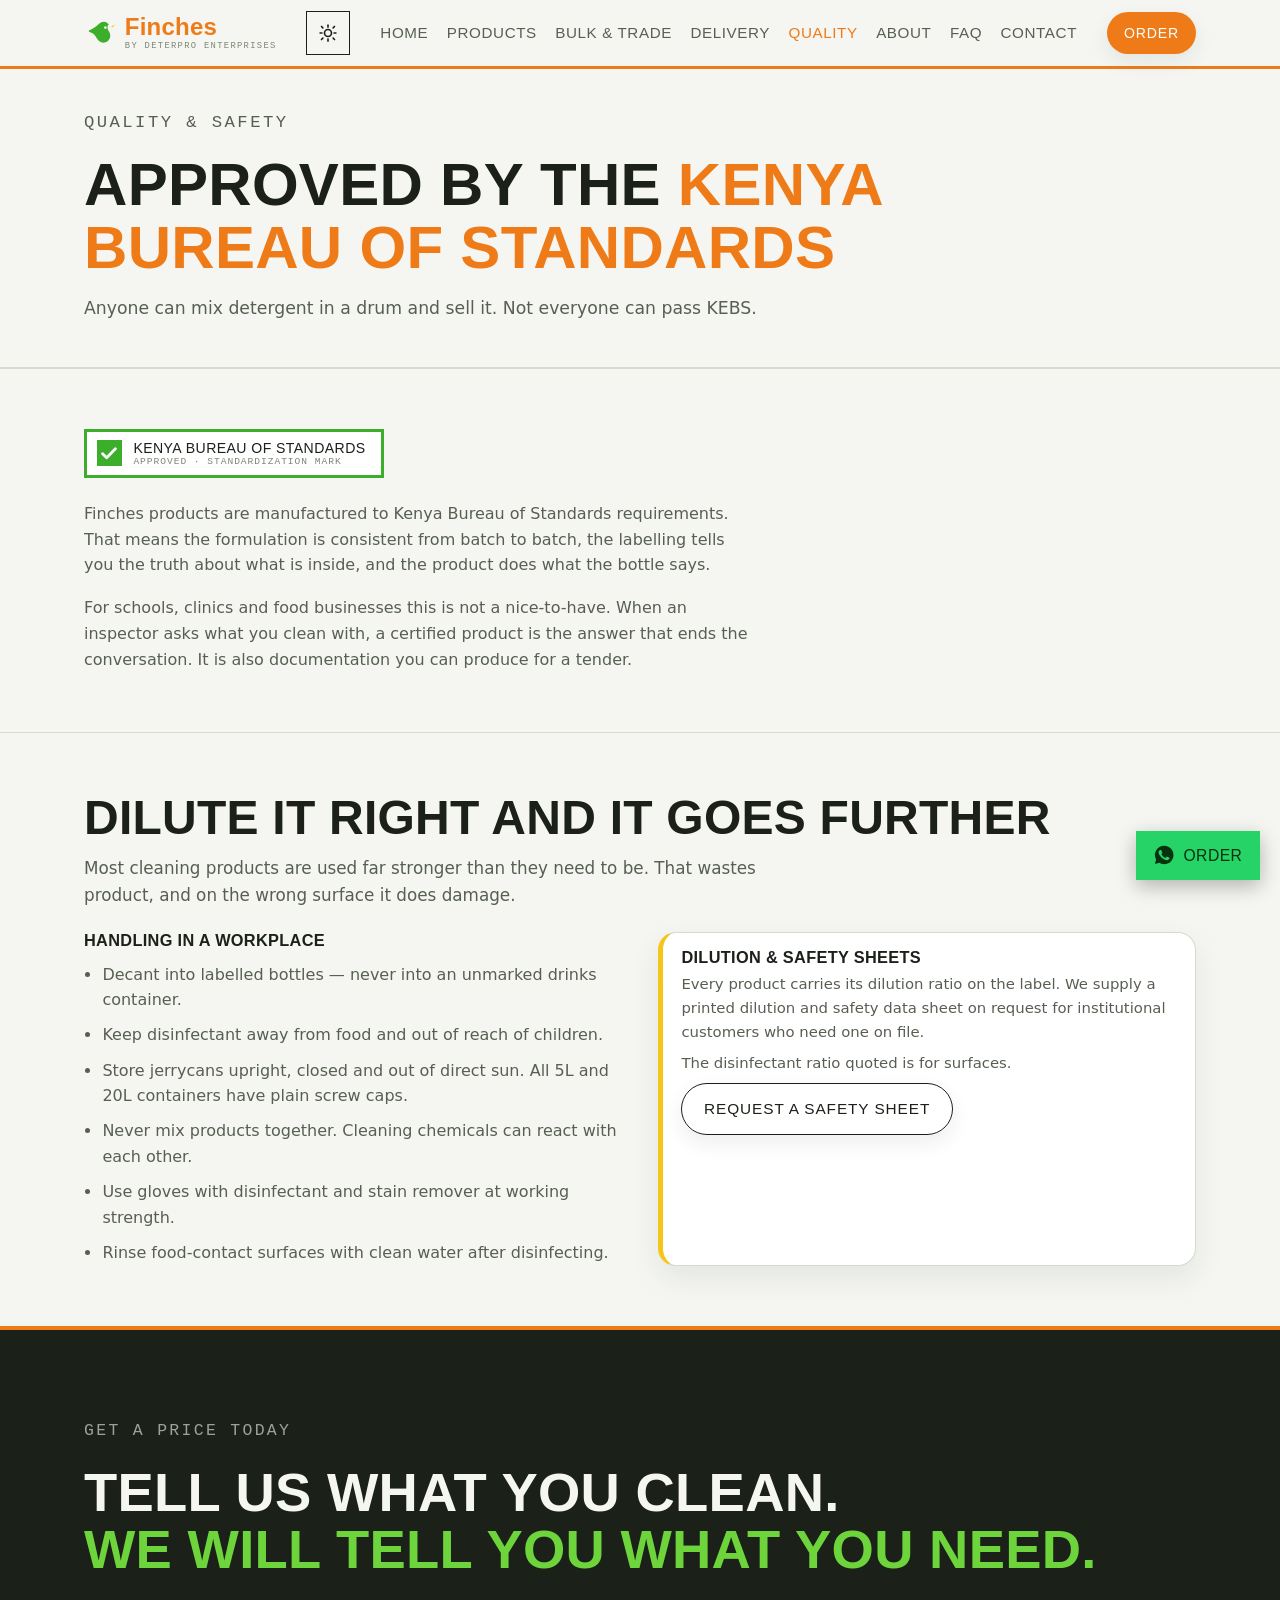
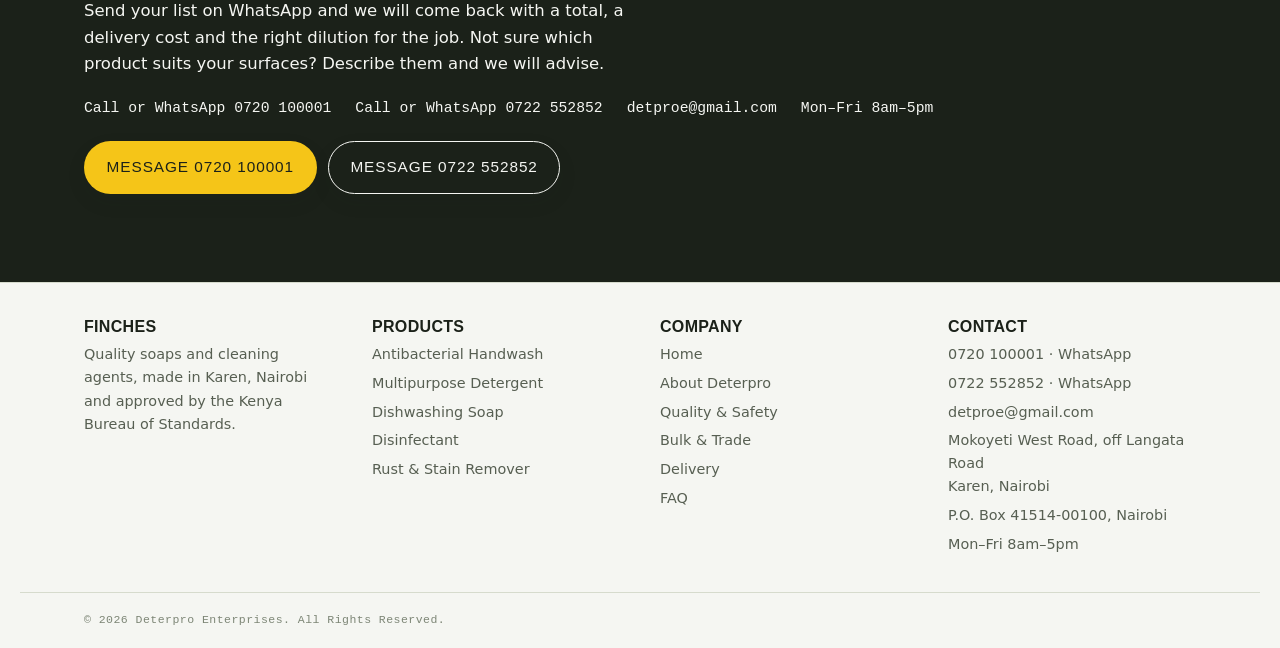
<file: public/quality.html>
<!doctype html>
<html lang="en-KE">
<head>
<meta charset="utf-8">
<meta name="viewport" content="width=device-width, initial-scale=1">
<title>Finches</title>
<meta name="description" content="Finches cleaning products are approved by the Kenya Bureau of Standards. Handling guidance, dilution and safety data sheets for institutional customers.">
<meta name="color-scheme" content="light">
<meta name="theme-color" content="#EE7B18">
<script>(function(){try{var t=localStorage.getItem('finches-theme');if(t==='dark'||t==='light'){document.documentElement.setAttribute('data-theme',t);}}catch(e){}document.documentElement.classList.add('js');})();</script>
<link rel="canonical" href="https://deterpro.co.ke/quality.html">
<meta property="og:type" content="website">
<meta property="og:site_name" content="Finches by Deterpro Enterprises">
<meta property="og:title" content="Quality &amp; Safety &mdash; KEBS-Approved Finches Products">
<meta property="og:description" content="Finches cleaning products are approved by the Kenya Bureau of Standards. Handling guidance, dilution and safety data sheets for institutional customers.">
<meta property="og:locale" content="en_KE">
<meta property="og:url" content="https://deterpro.co.ke/quality.html">
<meta property="og:image" content="https://deterpro.co.ke/assets/img/og-card.png">
<meta property="og:image:width" content="1200">
<meta property="og:image:height" content="630">
<meta property="og:image:alt" content="Finches - soaps and cleaning agents, KEBS approved, made in Nairobi">
<meta name="twitter:card" content="summary_large_image">
<link rel="icon" href="data:image/svg+xml,%3Csvg xmlns='http://www.w3.org/2000/svg' viewBox='0 0 32 32'%3E%3Cpath d='M25 8a6 6 0 0 0-9.6-1.4C12 9.6 9 12 5.5 13.2c-.9.3-.9 1.5 0 1.8 2 .7 3.4 1.4 4.6 2.6 2.4 2.4 3.1 6 6.6 7.5 4.2 1.8 9-1.1 9.5-5.6.3-2.6-.8-4.4-1.8-6-.6-1-.9-2-.9-3 0-.9.2-1.7.5-2.5z' fill='%233DAE2B'/%3E%3C/svg%3E">

<link rel="stylesheet" href="assets/css/style.css?v=15">
<script src="assets/js/main.js?v=15" defer></script>

</head>
<body>
<a class="skip-link" href="#main">Skip to content</a>

<header class="site-header">
  <div class="wrap site-header__inner">
    <a class="logo" href="index.html">
      <svg width="32" height="32" viewBox="0 0 32 32" role="img" aria-label="Finches">
        <path d="M25 8a6 6 0 0 0-9.6-1.4C12 9.6 9 12 5.5 13.2c-.9.3-.9 1.5 0 1.8 2 .7 3.4 1.4 4.6 2.6 2.4 2.4 3.1 6 6.6 7.5 4.2 1.8 9-1.1 9.5-5.6.3-2.6-.8-4.4-1.8-6-.6-1-.9-2-.9-3 0-.9.2-1.7.5-2.5z" fill="var(--green)"/>
        <circle cx="21.4" cy="10.6" r="1.3" fill="var(--ground)"/>
        <path d="M27.5 9.2 31.5 7.4l-3.6 3.4z" fill="var(--yellow)"/>
      </svg>
      <span class="logo__type">
        <span class="logo__name">Finches</span>
        <span class="logo__by">By Deterpro Enterprises</span>
      </span>
    </a>

    <div class="site-header__tools">
      <button class="theme-toggle" type="button" aria-pressed="false" aria-label="Switch to dark mode" title="Switch to dark mode">
        <svg class="theme-toggle__sun" width="20" height="20" viewBox="0 0 24 24" fill="none" stroke="currentColor" stroke-width="2" stroke-linecap="round" aria-hidden="true">
          <circle cx="12" cy="12" r="4.2"/>
          <path d="M12 2.5v2.2M12 19.3v2.2M4.2 4.2l1.6 1.6M18.2 18.2l1.6 1.6M2.5 12h2.2M19.3 12h2.2M4.2 19.8l1.6-1.6M18.2 5.8l1.6-1.6"/>
        </svg>
        <svg class="theme-toggle__moon" width="20" height="20" viewBox="0 0 24 24" fill="currentColor" aria-hidden="true">
          <path d="M20.5 14.6A8.6 8.6 0 0 1 9.4 3.5a8.6 8.6 0 1 0 11.1 11.1z"/>
        </svg>
      </button>

      <button class="nav-toggle" type="button" aria-expanded="false" aria-controls="site-nav" aria-label="Open menu">
        <span class="nav-toggle__bars" aria-hidden="true"></span>
      </button>
    </div>

    <nav class="site-nav" id="site-nav" aria-label="Primary">
      <a href="index.html">Home</a>
      <a href="products.html">Products</a>
      <a href="bulk.html">Bulk &amp; Trade</a>
      <a href="delivery.html">Delivery</a>
      <a href="quality.html">Quality</a>
      <a href="about.html">About</a>
      <a href="faq.html">FAQ</a>
      <a href="contact.html">Contact</a>
    </nav>

    <a class="btn btn--primary site-header__cta" href="https://wa.me/254720100001?text=Hello%20Finches%2C%20I%20would%20like%20to%20order%3A">Order</a>
  </div>
</header>

<main id="main">
<div class="page-head">
  <div class="wrap page-head__inner">
    <p class="eyebrow">Quality &amp; safety</p>
    <h1>Approved by the <em>Kenya Bureau of Standards</em></h1>
    <p>Anyone can mix detergent in a drum and sell it. Not everyone can pass KEBS.</p>
  </div>
</div>

<section class="band">
  <div class="wrap band__inner">
    <div class="band__body">
      <div class="kebs">
        <span class="kebs__tick" aria-hidden="true"><svg width="16" height="13" viewBox="0 0 15 12"><path d="M1.5 6.2 5.3 10 13.5 1.6" fill="none" stroke="#fff" stroke-width="2.6" stroke-linecap="round" stroke-linejoin="round"/></svg></span>
        <span class="kebs__text">Kenya Bureau of Standards<small>Approved &middot; Standardization Mark</small></span>
      </div>
      <div class="prose">
        <p>Finches products are manufactured to Kenya Bureau of Standards requirements. That means the formulation is consistent from batch to batch, the labelling tells you the truth about what is inside, and the product does what the bottle says.</p>
        <p>For schools, clinics and food businesses this is not a nice-to-have. When an inspector asks what you clean with, a certified product is the answer that ends the conversation. It is also documentation you can produce for a tender.</p>
      </div>
    </div>
  </div>
</section>

<section class="band">
  <div class="wrap band__inner">
    <div class="band__body">
      <div class="band__head"><h2>Dilute it right and it goes further</h2><p>Most cleaning products are used far stronger than they need to be. That wastes product, and on the wrong surface it does damage.</p></div>
      <div class="split">
        <div>
          <h3>Handling in a workplace</h3>
          <ul class="list">
            <li>Decant into labelled bottles &mdash; never into an unmarked drinks container.</li>
            <li>Keep disinfectant away from food and out of reach of children.</li>
            <li>Store jerrycans upright, closed and out of direct sun. All 5L and 20L containers have plain screw caps.</li>
            <li>Never mix products together. Cleaning chemicals can react with each other.</li>
            <li>Use gloves with disinfectant and stain remover at working strength.</li>
            <li>Rinse food-contact surfaces with clean water after disinfecting.</li>
          </ul>
        </div>
        <div class="callout">
          <h3>Dilution &amp; safety sheets</h3>
          <p>Every product carries its dilution ratio on the label. We supply a printed dilution and safety data sheet on request for institutional customers who need one on file.</p>
          <p>The disinfectant ratio quoted is for surfaces.</p>
          <div class="actions"><a class="btn btn--ghost" href="https://wa.me/254720100001?text=Hello%20Finches%2C%20please%20send%20the%20dilution%20and%20safety%20sheet.">Request a safety sheet</a></div>
        </div>
      </div>
    </div>
  </div>
</section><section class="close">
  <div class="wrap close__inner">
    <p class="eyebrow" style="color:var(--ground);opacity:.6">Get a price today</p>
    <h2>Tell us what you clean.<br><em>We will tell you what you need.</em></h2>
    <p>Send your list on WhatsApp and we will come back with a total, a delivery cost and the right dilution for the job. Not sure which product suits your surfaces? Describe them and we will advise.</p>
    <div class="close__lines">
      <span>Call or WhatsApp <a href="tel:+254720100001">0720 100001</a></span>
      <span>Call or WhatsApp <a href="tel:+254722552852">0722 552852</a></span>
      <span><a href="mailto:detproe@gmail.com">detproe@gmail.com</a></span>
      <span>Mon&ndash;Fri 8am&ndash;5pm</span>
    </div>
    <div class="actions">
      <a class="btn btn--yellow" href="https://wa.me/254720100001?text=Hello%20Finches%2C%20I%20would%20like%20to%20order%3A">Message 0720 100001</a>
      <a class="btn btn--ghost" href="https://wa.me/254722552852?text=Hello%20Finches%2C%20I%20would%20like%20to%20order%3A">Message 0722 552852</a>
    </div>
  </div>
</section>
</main>

<footer class="site-footer">
  <div class="wrap site-footer__inner">
    <div>
      <h2>Finches</h2>
      <p>Quality soaps and cleaning agents, made in Karen, Nairobi and approved by the Kenya Bureau of Standards.</p>
    </div>
    <div>
      <h2>Products</h2>
      <ul>
        <li><a href="products/handwash.html">Antibacterial Handwash</a></li>
        <li><a href="products/multipurpose-detergent.html">Multipurpose Detergent</a></li>
        <li><a href="products/dishwashing-soap.html">Dishwashing Soap</a></li>
        <li><a href="products/disinfectant.html">Disinfectant</a></li>
        <li><a href="products/rust-stain-remover.html">Rust &amp; Stain Remover</a></li>
      </ul>
    </div>
    <div>
      <h2>Company</h2>
      <ul>
        <li><a href="index.html">Home</a></li>
        <li><a href="about.html">About Deterpro</a></li>
        <li><a href="quality.html">Quality &amp; Safety</a></li>
        <li><a href="bulk.html">Bulk &amp; Trade</a></li>
        <li><a href="delivery.html">Delivery</a></li>
        <li><a href="faq.html">FAQ</a></li>
      </ul>
    </div>
    <div>
      <h2>Contact</h2>
      <ul>
        <li><a href="tel:+254720100001">0720 100001</a> &middot; <a href="https://wa.me/254720100001">WhatsApp</a></li>
        <li><a href="tel:+254722552852">0722 552852</a> &middot; <a href="https://wa.me/254722552852">WhatsApp</a></li>
        <li><a href="mailto:detproe@gmail.com">detproe@gmail.com</a></li>
        <li>Mokoyeti West Road, off Langata Road<br>Karen, Nairobi</li>
        <li>P.O. Box 41514-00100, Nairobi</li>
        <li>Mon&ndash;Fri 8am&ndash;5pm</li>
      </ul>
    </div>
  </div>
  <div class="wrap site-footer__legal">
    <span>&copy; <span data-year>2026</span> Deterpro Enterprises. All Rights Reserved.</span>
  </div>
</footer>

<a class="wa-float" href="https://wa.me/254720100001?text=Hello%20Finches%2C%20I%20would%20like%20to%20order%3A" aria-label="Order on WhatsApp">
  <svg width="22" height="22" viewBox="0 0 24 24" aria-hidden="true" fill="currentColor"><path d="M12 2a10 10 0 0 0-8.6 15l-1.3 4.7 4.8-1.3A10 10 0 1 0 12 2zm5.8 14.2c-.2.7-1.4 1.3-2 1.4-.5.1-1.1.1-1.8-.1-.4-.1-1-.3-1.7-.6-3-1.3-4.9-4.3-5-4.5-.2-.2-1.2-1.6-1.2-3s.7-2.1 1-2.4c.3-.3.6-.4.8-.4h.6c.2 0 .4 0 .7.5l.9 2.2c.1.2.1.4 0 .6l-.4.5-.3.4c-.1.1-.3.3-.1.6.2.3.8 1.3 1.7 2.1 1.1 1 2 1.3 2.3 1.5.3.1.5.1.6 0l.9-1.1c.2-.2.4-.2.6-.1l2.1 1c.3.1.5.2.5.3.1.2.1.7-.2 1.4z"/></svg>
  <span>Order</span>
</a>
</body>
</html>
</file>
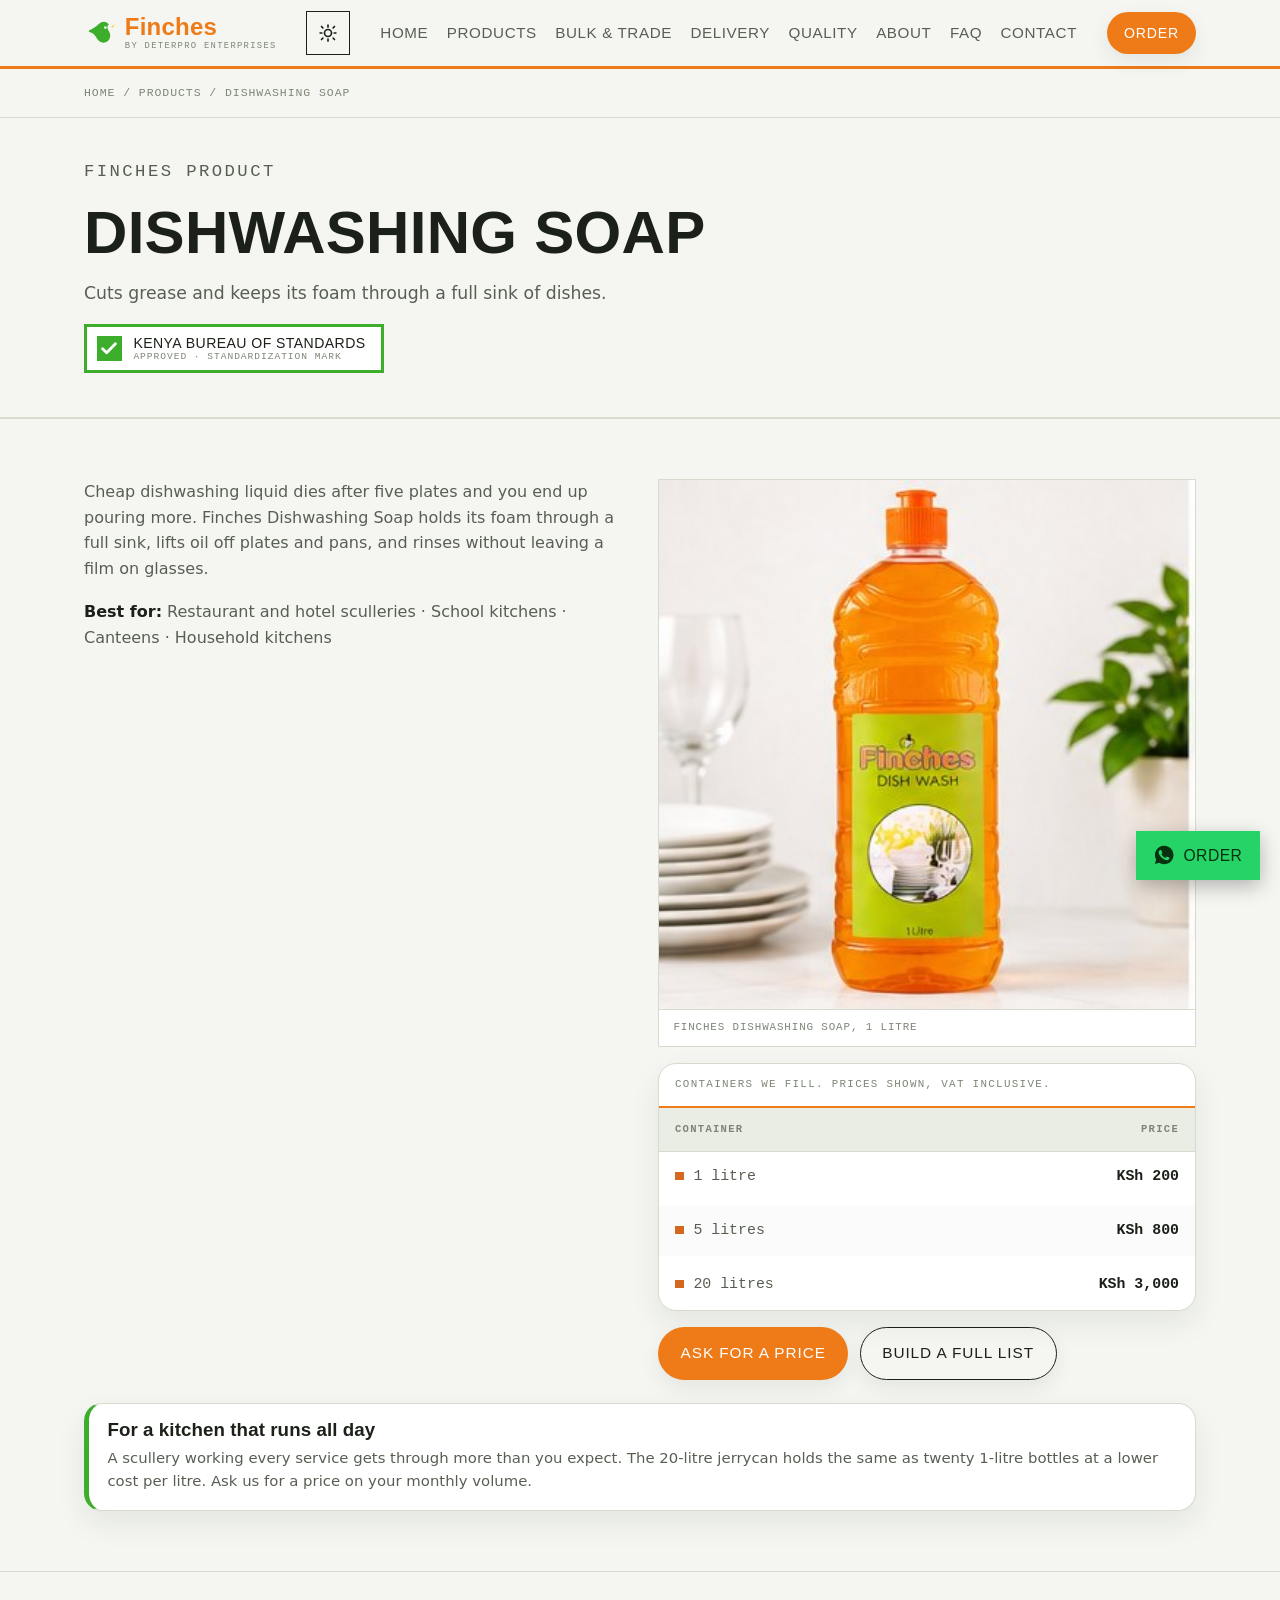
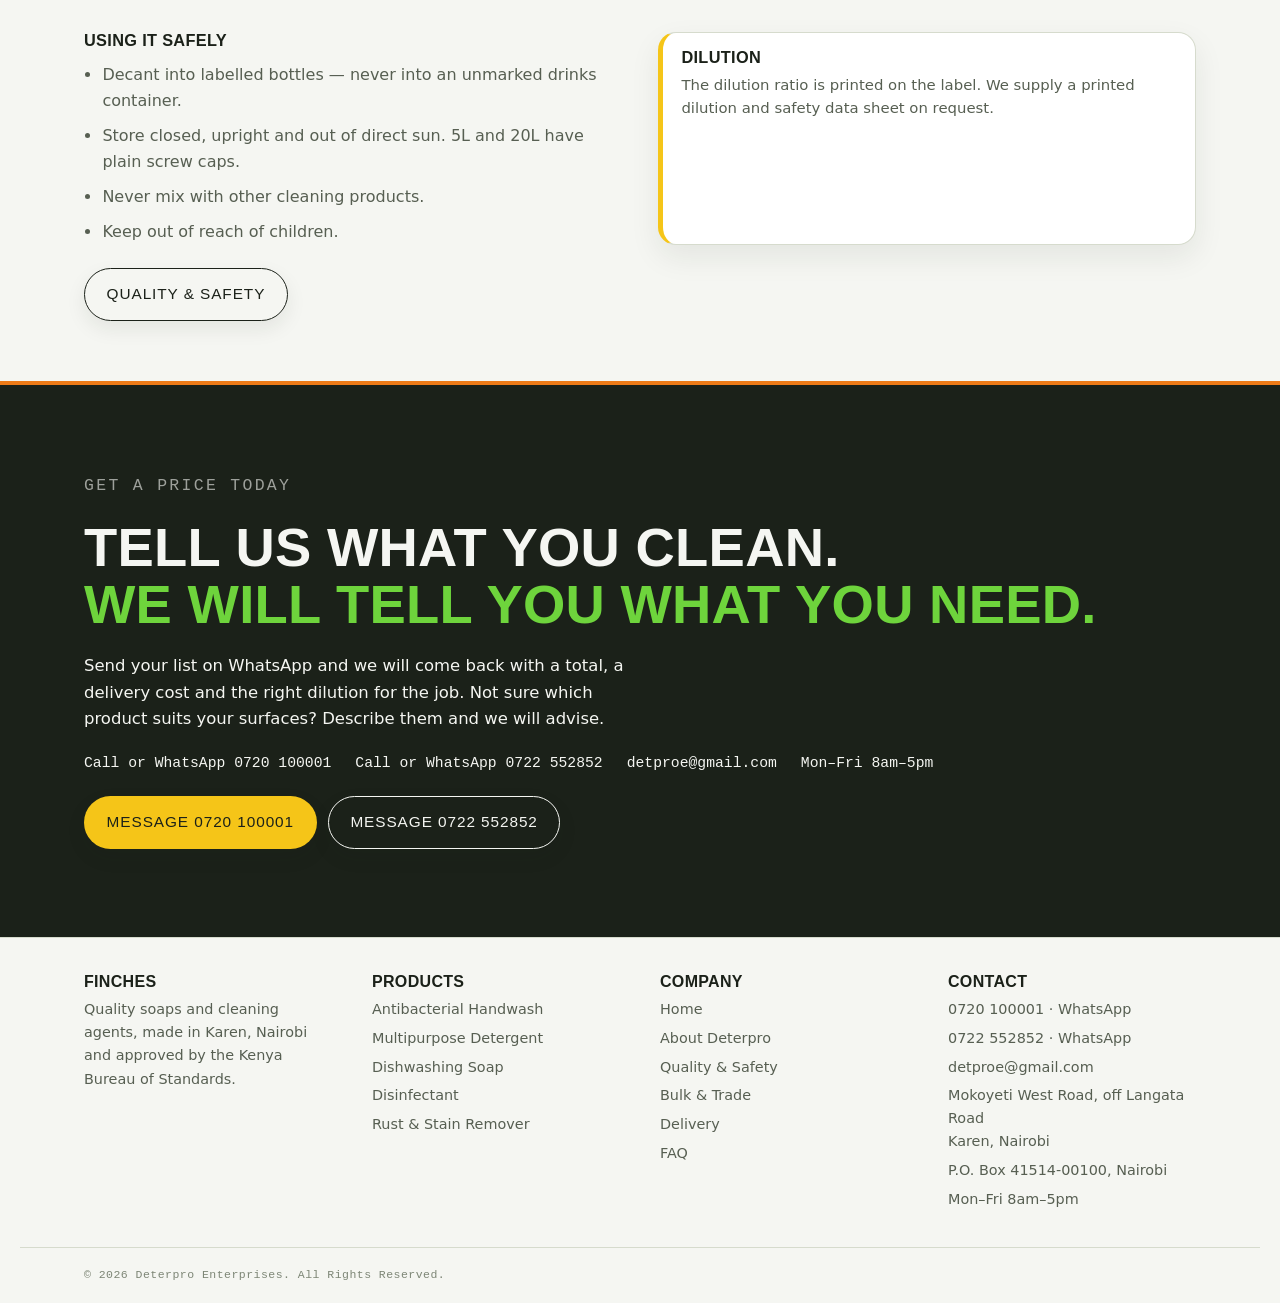
<file: public/products/dishwashing-soap.html>
<!doctype html>
<html lang="en-KE">
<head>
<meta charset="utf-8">
<meta name="viewport" content="width=device-width, initial-scale=1">
<title>Dishwashing Soap &mdash; Finches, Nairobi</title>
<meta name="description" content="Finches Dishwashing Soap holds its foam through a full sink. KEBS approved. 1 litre, 5 litre and 20 litre jerrycans. Prices from KSh 200.">
<meta name="color-scheme" content="light">
<meta name="theme-color" content="#EE7B18">
<script>(function(){try{var t=localStorage.getItem('finches-theme');if(t==='dark'||t==='light'){document.documentElement.setAttribute('data-theme',t);}}catch(e){}document.documentElement.classList.add('js');})();</script>
<link rel="canonical" href="https://deterpro.co.ke/products/dishwashing-soap.html">
<meta property="og:type" content="website">
<meta property="og:site_name" content="Finches by Deterpro Enterprises">
<meta property="og:title" content="Dishwashing Soap &mdash; Finches, Nairobi">
<meta property="og:description" content="Finches Dishwashing Soap holds its foam through a full sink. KEBS approved. 1 litre, 5 litre and 20 litre jerrycans. Prices from KSh 200.">
<meta property="og:locale" content="en_KE">
<meta property="og:url" content="https://deterpro.co.ke/products/dishwashing-soap.html">
<meta property="og:image" content="https://deterpro.co.ke/assets/img/og-card.png">
<meta property="og:image:width" content="1200">
<meta property="og:image:height" content="630">
<meta property="og:image:alt" content="Finches - soaps and cleaning agents, KEBS approved, made in Nairobi">
<meta name="twitter:card" content="summary_large_image">
<link rel="icon" href="data:image/svg+xml,%3Csvg xmlns='http://www.w3.org/2000/svg' viewBox='0 0 32 32'%3E%3Cpath d='M25 8a6 6 0 0 0-9.6-1.4C12 9.6 9 12 5.5 13.2c-.9.3-.9 1.5 0 1.8 2 .7 3.4 1.4 4.6 2.6 2.4 2.4 3.1 6 6.6 7.5 4.2 1.8 9-1.1 9.5-5.6.3-2.6-.8-4.4-1.8-6-.6-1-.9-2-.9-3 0-.9.2-1.7.5-2.5z' fill='%233DAE2B'/%3E%3C/svg%3E">

<link rel="stylesheet" href="../assets/css/style.css?v=15">
<script src="../assets/js/main.js?v=15" defer></script>

</head>
<body>
<a class="skip-link" href="#main">Skip to content</a>

<header class="site-header">
  <div class="wrap site-header__inner">
    <a class="logo" href="../index.html">
      <svg width="32" height="32" viewBox="0 0 32 32" role="img" aria-label="Finches">
        <path d="M25 8a6 6 0 0 0-9.6-1.4C12 9.6 9 12 5.5 13.2c-.9.3-.9 1.5 0 1.8 2 .7 3.4 1.4 4.6 2.6 2.4 2.4 3.1 6 6.6 7.5 4.2 1.8 9-1.1 9.5-5.6.3-2.6-.8-4.4-1.8-6-.6-1-.9-2-.9-3 0-.9.2-1.7.5-2.5z" fill="var(--green)"/>
        <circle cx="21.4" cy="10.6" r="1.3" fill="var(--ground)"/>
        <path d="M27.5 9.2 31.5 7.4l-3.6 3.4z" fill="var(--yellow)"/>
      </svg>
      <span class="logo__type">
        <span class="logo__name">Finches</span>
        <span class="logo__by">By Deterpro Enterprises</span>
      </span>
    </a>

    <div class="site-header__tools">
      <button class="theme-toggle" type="button" aria-pressed="false" aria-label="Switch to dark mode" title="Switch to dark mode">
        <svg class="theme-toggle__sun" width="20" height="20" viewBox="0 0 24 24" fill="none" stroke="currentColor" stroke-width="2" stroke-linecap="round" aria-hidden="true">
          <circle cx="12" cy="12" r="4.2"/>
          <path d="M12 2.5v2.2M12 19.3v2.2M4.2 4.2l1.6 1.6M18.2 18.2l1.6 1.6M2.5 12h2.2M19.3 12h2.2M4.2 19.8l1.6-1.6M18.2 5.8l1.6-1.6"/>
        </svg>
        <svg class="theme-toggle__moon" width="20" height="20" viewBox="0 0 24 24" fill="currentColor" aria-hidden="true">
          <path d="M20.5 14.6A8.6 8.6 0 0 1 9.4 3.5a8.6 8.6 0 1 0 11.1 11.1z"/>
        </svg>
      </button>

      <button class="nav-toggle" type="button" aria-expanded="false" aria-controls="site-nav" aria-label="Open menu">
        <span class="nav-toggle__bars" aria-hidden="true"></span>
      </button>
    </div>

    <nav class="site-nav" id="site-nav" aria-label="Primary">
      <a href="../index.html">Home</a>
      <a href="../products.html">Products</a>
      <a href="../bulk.html">Bulk &amp; Trade</a>
      <a href="../delivery.html">Delivery</a>
      <a href="../quality.html">Quality</a>
      <a href="../about.html">About</a>
      <a href="../faq.html">FAQ</a>
      <a href="../contact.html">Contact</a>
    </nav>

    <a class="btn btn--primary site-header__cta" href="https://wa.me/254720100001?text=Hello%20Finches%2C%20I%20would%20like%20to%20order%3A">Order</a>
  </div>
</header>

<main id="main">
<nav class="crumb" aria-label="Breadcrumb">
  <div class="wrap"><a href="../index.html">Home</a> / <a href="../products.html">Products</a> / Dishwashing Soap</div>
</nav>

<div class="page-head">
  <div class="wrap page-head__inner">
    <p class="eyebrow">Finches product</p>
    <h1>Dishwashing Soap</h1>
    <p>Cuts grease and keeps its foam through a full sink of dishes.</p>
    <div class="kebs">
      <span class="kebs__tick" aria-hidden="true"><svg width="16" height="13" viewBox="0 0 15 12"><path d="M1.5 6.2 5.3 10 13.5 1.6" fill="none" stroke="#fff" stroke-width="2.6" stroke-linecap="round" stroke-linejoin="round"/></svg></span>
      <span class="kebs__text">Kenya Bureau of Standards<small>Approved &middot; Standardization Mark</small></span>
    </div>
  </div>
</div>

<section class="band">
  <div class="wrap band__inner">
    <div class="band__body">
      <div class="split">
        <div class="prose">
          <p>Cheap dishwashing liquid dies after five plates and you end up pouring more. Finches Dishwashing Soap holds its foam through a full sink, lifts oil off plates and pans, and rinses without leaving a film on glasses.</p>
          <p><strong>Best for:</strong> Restaurant and hotel sculleries &middot; School kitchens &middot; Canteens &middot; Household kitchens</p>
        </div>
        <div>
          <figure class="shot"><img src="../assets/img/dishwashing-soap.jpg" alt="Finches Dishwashing Soap" width="1000" height="1000" loading="lazy" decoding="async"><figcaption>Finches Dishwashing Soap, 1 litre</figcaption></figure>
          <div class="table-scroll" style="margin-top:1rem">
            <table>
              <caption>Containers we fill. Prices shown, VAT inclusive.</caption>
              <thead><tr><th scope="col">Container</th><th scope="col" class="price">Price</th></tr></thead>
              <tbody><tr style="--code:var(--p-dish)"><td class="vol"><i class="rowcode"></i>1 litre</td><td class="price">KSh 200</td></tr><tr style="--code:var(--p-dish)"><td class="vol"><i class="rowcode"></i>5 litres</td><td class="price">KSh 800</td></tr><tr style="--code:var(--p-dish)"><td class="vol"><i class="rowcode"></i>20 litres</td><td class="price">KSh 3,000</td></tr></tbody>
            </table>
          </div>
          <div class="actions" style="margin-top:1rem">
            <a class="btn btn--primary" href="https://wa.me/254720100001?text=Hello%20Finches%2C%20please%20quote%20me%20for%20Dishwashing%20Soap%3A">Ask for a price</a>
            <a class="btn btn--ghost" href="../products.html">Build a full list</a>
          </div>
        </div>
      </div>
      
      <div class="callout callout--green"><h3>For a kitchen that runs all day</h3><p>A scullery working every service gets through more than you expect. The 20-litre jerrycan holds the same as twenty 1-litre bottles at a lower cost per litre. Ask us for a price on your monthly volume.</p></div>
    </div>
  </div>
</section>

<section class="band">
  <div class="wrap band__inner">
    <div class="band__body">
      <div class="split">
        <div>
          <h3>Using it safely</h3>
          <ul class="list">
            <li>Decant into labelled bottles &mdash; never into an unmarked drinks container.</li>
            <li>Store closed, upright and out of direct sun. 5L and 20L have plain screw caps.</li>
            <li>Never mix with other cleaning products.</li>
            <li>Keep out of reach of children.</li>
          </ul>
        </div>
        <div class="callout">
          <h3>Dilution</h3>
          <p>The dilution ratio is printed on the label. We supply a printed dilution and safety data sheet on request.</p>
        </div>
      </div>
      <div class="actions"><a class="btn btn--ghost" href="../quality.html">Quality &amp; safety</a></div>
    </div>
  </div>
</section><section class="close">
  <div class="wrap close__inner">
    <p class="eyebrow" style="color:var(--ground);opacity:.6">Get a price today</p>
    <h2>Tell us what you clean.<br><em>We will tell you what you need.</em></h2>
    <p>Send your list on WhatsApp and we will come back with a total, a delivery cost and the right dilution for the job. Not sure which product suits your surfaces? Describe them and we will advise.</p>
    <div class="close__lines">
      <span>Call or WhatsApp <a href="tel:+254720100001">0720 100001</a></span>
      <span>Call or WhatsApp <a href="tel:+254722552852">0722 552852</a></span>
      <span><a href="mailto:detproe@gmail.com">detproe@gmail.com</a></span>
      <span>Mon&ndash;Fri 8am&ndash;5pm</span>
    </div>
    <div class="actions">
      <a class="btn btn--yellow" href="https://wa.me/254720100001?text=Hello%20Finches%2C%20I%20would%20like%20to%20order%3A">Message 0720 100001</a>
      <a class="btn btn--ghost" href="https://wa.me/254722552852?text=Hello%20Finches%2C%20I%20would%20like%20to%20order%3A">Message 0722 552852</a>
    </div>
  </div>
</section>
</main>

<footer class="site-footer">
  <div class="wrap site-footer__inner">
    <div>
      <h2>Finches</h2>
      <p>Quality soaps and cleaning agents, made in Karen, Nairobi and approved by the Kenya Bureau of Standards.</p>
    </div>
    <div>
      <h2>Products</h2>
      <ul>
        <li><a href="../products/handwash.html">Antibacterial Handwash</a></li>
        <li><a href="../products/multipurpose-detergent.html">Multipurpose Detergent</a></li>
        <li><a href="../products/dishwashing-soap.html">Dishwashing Soap</a></li>
        <li><a href="../products/disinfectant.html">Disinfectant</a></li>
        <li><a href="../products/rust-stain-remover.html">Rust &amp; Stain Remover</a></li>
      </ul>
    </div>
    <div>
      <h2>Company</h2>
      <ul>
        <li><a href="../index.html">Home</a></li>
        <li><a href="../about.html">About Deterpro</a></li>
        <li><a href="../quality.html">Quality &amp; Safety</a></li>
        <li><a href="../bulk.html">Bulk &amp; Trade</a></li>
        <li><a href="../delivery.html">Delivery</a></li>
        <li><a href="../faq.html">FAQ</a></li>
      </ul>
    </div>
    <div>
      <h2>Contact</h2>
      <ul>
        <li><a href="tel:+254720100001">0720 100001</a> &middot; <a href="https://wa.me/254720100001">WhatsApp</a></li>
        <li><a href="tel:+254722552852">0722 552852</a> &middot; <a href="https://wa.me/254722552852">WhatsApp</a></li>
        <li><a href="mailto:detproe@gmail.com">detproe@gmail.com</a></li>
        <li>Mokoyeti West Road, off Langata Road<br>Karen, Nairobi</li>
        <li>P.O. Box 41514-00100, Nairobi</li>
        <li>Mon&ndash;Fri 8am&ndash;5pm</li>
      </ul>
    </div>
  </div>
  <div class="wrap site-footer__legal">
    <span>&copy; <span data-year>2026</span> Deterpro Enterprises. All Rights Reserved.</span>
  </div>
</footer>

<a class="wa-float" href="https://wa.me/254720100001?text=Hello%20Finches%2C%20I%20would%20like%20to%20order%3A" aria-label="Order on WhatsApp">
  <svg width="22" height="22" viewBox="0 0 24 24" aria-hidden="true" fill="currentColor"><path d="M12 2a10 10 0 0 0-8.6 15l-1.3 4.7 4.8-1.3A10 10 0 1 0 12 2zm5.8 14.2c-.2.7-1.4 1.3-2 1.4-.5.1-1.1.1-1.8-.1-.4-.1-1-.3-1.7-.6-3-1.3-4.9-4.3-5-4.5-.2-.2-1.2-1.6-1.2-3s.7-2.1 1-2.4c.3-.3.6-.4.8-.4h.6c.2 0 .4 0 .7.5l.9 2.2c.1.2.1.4 0 .6l-.4.5-.3.4c-.1.1-.3.3-.1.6.2.3.8 1.3 1.7 2.1 1.1 1 2 1.3 2.3 1.5.3.1.5.1.6 0l.9-1.1c.2-.2.4-.2.6-.1l2.1 1c.3.1.5.2.5.3.1.2.1.7-.2 1.4z"/></svg>
  <span>Order</span>
</a>
</body>
</html>
</file>
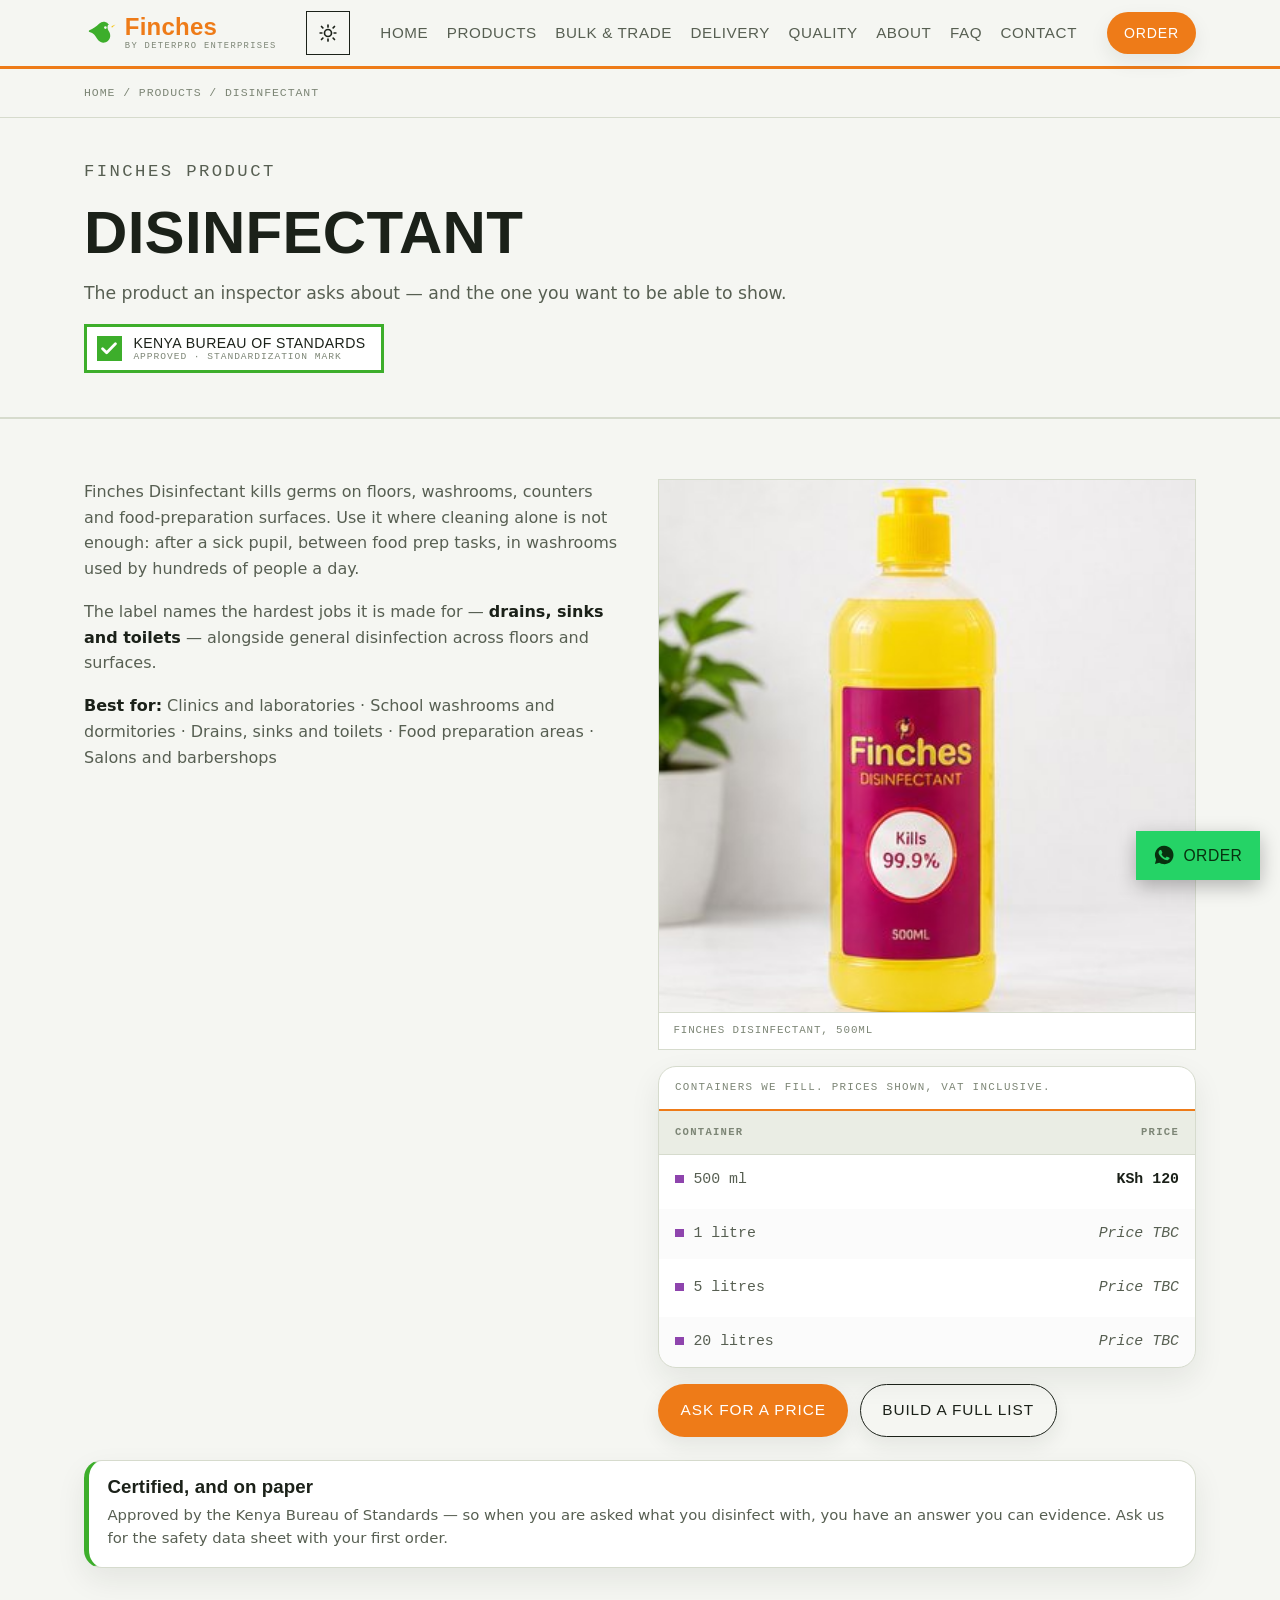
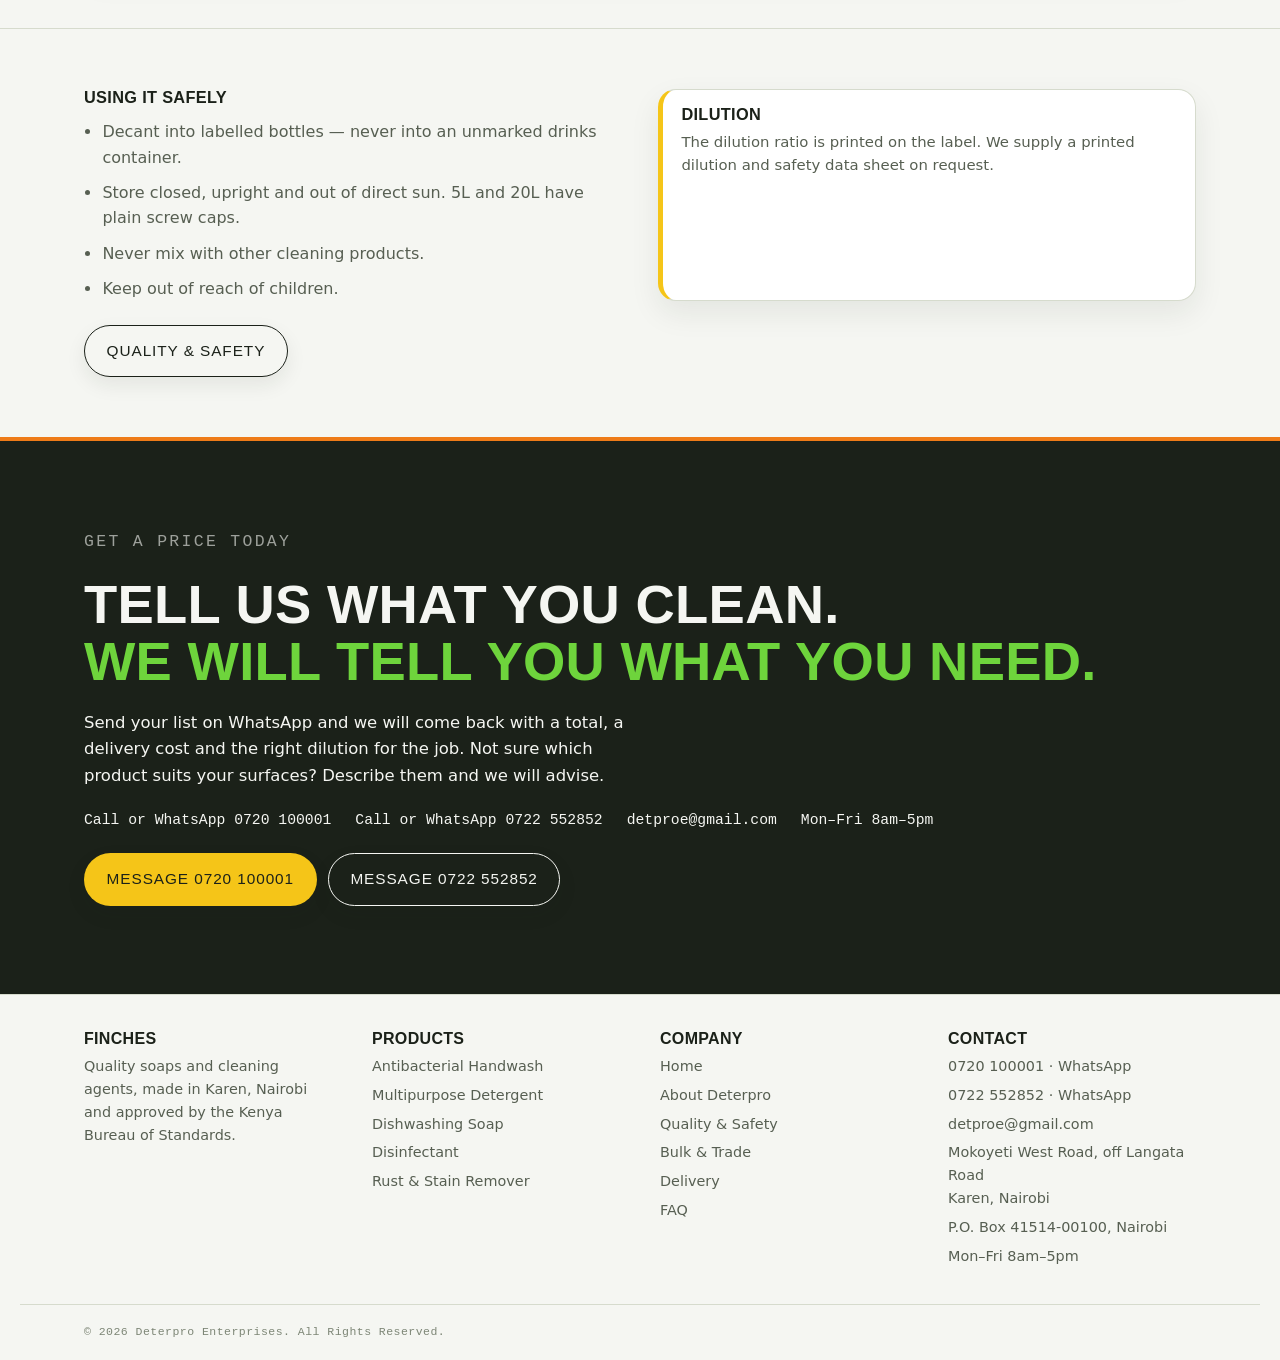
<file: public/products/disinfectant.html>
<!doctype html>
<html lang="en-KE">
<head>
<meta charset="utf-8">
<meta name="viewport" content="width=device-width, initial-scale=1">
<title>Disinfectant &mdash; Finches, Nairobi</title>
<meta name="description" content="Finches Disinfectant for drains, sinks, toilets and food surfaces. KEBS approved. 500ml, 1 litre, 5 litre and 20 litre jerrycans. Prices from KSh 120.">
<meta name="color-scheme" content="light">
<meta name="theme-color" content="#EE7B18">
<script>(function(){try{var t=localStorage.getItem('finches-theme');if(t==='dark'||t==='light'){document.documentElement.setAttribute('data-theme',t);}}catch(e){}document.documentElement.classList.add('js');})();</script>
<link rel="canonical" href="https://deterpro.co.ke/products/disinfectant.html">
<meta property="og:type" content="website">
<meta property="og:site_name" content="Finches by Deterpro Enterprises">
<meta property="og:title" content="Disinfectant &mdash; Finches, Nairobi">
<meta property="og:description" content="Finches Disinfectant for drains, sinks, toilets and food surfaces. KEBS approved. 500ml, 1 litre, 5 litre and 20 litre jerrycans. Prices from KSh 120.">
<meta property="og:locale" content="en_KE">
<meta property="og:url" content="https://deterpro.co.ke/products/disinfectant.html">
<meta property="og:image" content="https://deterpro.co.ke/assets/img/og-card.png">
<meta property="og:image:width" content="1200">
<meta property="og:image:height" content="630">
<meta property="og:image:alt" content="Finches - soaps and cleaning agents, KEBS approved, made in Nairobi">
<meta name="twitter:card" content="summary_large_image">
<link rel="icon" href="data:image/svg+xml,%3Csvg xmlns='http://www.w3.org/2000/svg' viewBox='0 0 32 32'%3E%3Cpath d='M25 8a6 6 0 0 0-9.6-1.4C12 9.6 9 12 5.5 13.2c-.9.3-.9 1.5 0 1.8 2 .7 3.4 1.4 4.6 2.6 2.4 2.4 3.1 6 6.6 7.5 4.2 1.8 9-1.1 9.5-5.6.3-2.6-.8-4.4-1.8-6-.6-1-.9-2-.9-3 0-.9.2-1.7.5-2.5z' fill='%233DAE2B'/%3E%3C/svg%3E">

<link rel="stylesheet" href="../assets/css/style.css?v=15">
<script src="../assets/js/main.js?v=15" defer></script>

</head>
<body>
<a class="skip-link" href="#main">Skip to content</a>

<header class="site-header">
  <div class="wrap site-header__inner">
    <a class="logo" href="../index.html">
      <svg width="32" height="32" viewBox="0 0 32 32" role="img" aria-label="Finches">
        <path d="M25 8a6 6 0 0 0-9.6-1.4C12 9.6 9 12 5.5 13.2c-.9.3-.9 1.5 0 1.8 2 .7 3.4 1.4 4.6 2.6 2.4 2.4 3.1 6 6.6 7.5 4.2 1.8 9-1.1 9.5-5.6.3-2.6-.8-4.4-1.8-6-.6-1-.9-2-.9-3 0-.9.2-1.7.5-2.5z" fill="var(--green)"/>
        <circle cx="21.4" cy="10.6" r="1.3" fill="var(--ground)"/>
        <path d="M27.5 9.2 31.5 7.4l-3.6 3.4z" fill="var(--yellow)"/>
      </svg>
      <span class="logo__type">
        <span class="logo__name">Finches</span>
        <span class="logo__by">By Deterpro Enterprises</span>
      </span>
    </a>

    <div class="site-header__tools">
      <button class="theme-toggle" type="button" aria-pressed="false" aria-label="Switch to dark mode" title="Switch to dark mode">
        <svg class="theme-toggle__sun" width="20" height="20" viewBox="0 0 24 24" fill="none" stroke="currentColor" stroke-width="2" stroke-linecap="round" aria-hidden="true">
          <circle cx="12" cy="12" r="4.2"/>
          <path d="M12 2.5v2.2M12 19.3v2.2M4.2 4.2l1.6 1.6M18.2 18.2l1.6 1.6M2.5 12h2.2M19.3 12h2.2M4.2 19.8l1.6-1.6M18.2 5.8l1.6-1.6"/>
        </svg>
        <svg class="theme-toggle__moon" width="20" height="20" viewBox="0 0 24 24" fill="currentColor" aria-hidden="true">
          <path d="M20.5 14.6A8.6 8.6 0 0 1 9.4 3.5a8.6 8.6 0 1 0 11.1 11.1z"/>
        </svg>
      </button>

      <button class="nav-toggle" type="button" aria-expanded="false" aria-controls="site-nav" aria-label="Open menu">
        <span class="nav-toggle__bars" aria-hidden="true"></span>
      </button>
    </div>

    <nav class="site-nav" id="site-nav" aria-label="Primary">
      <a href="../index.html">Home</a>
      <a href="../products.html">Products</a>
      <a href="../bulk.html">Bulk &amp; Trade</a>
      <a href="../delivery.html">Delivery</a>
      <a href="../quality.html">Quality</a>
      <a href="../about.html">About</a>
      <a href="../faq.html">FAQ</a>
      <a href="../contact.html">Contact</a>
    </nav>

    <a class="btn btn--primary site-header__cta" href="https://wa.me/254720100001?text=Hello%20Finches%2C%20I%20would%20like%20to%20order%3A">Order</a>
  </div>
</header>

<main id="main">
<nav class="crumb" aria-label="Breadcrumb">
  <div class="wrap"><a href="../index.html">Home</a> / <a href="../products.html">Products</a> / Disinfectant</div>
</nav>

<div class="page-head">
  <div class="wrap page-head__inner">
    <p class="eyebrow">Finches product</p>
    <h1>Disinfectant</h1>
    <p>The product an inspector asks about &mdash; and the one you want to be able to show.</p>
    <div class="kebs">
      <span class="kebs__tick" aria-hidden="true"><svg width="16" height="13" viewBox="0 0 15 12"><path d="M1.5 6.2 5.3 10 13.5 1.6" fill="none" stroke="#fff" stroke-width="2.6" stroke-linecap="round" stroke-linejoin="round"/></svg></span>
      <span class="kebs__text">Kenya Bureau of Standards<small>Approved &middot; Standardization Mark</small></span>
    </div>
  </div>
</div>

<section class="band">
  <div class="wrap band__inner">
    <div class="band__body">
      <div class="split">
        <div class="prose">
          <p>Finches Disinfectant kills germs on floors, washrooms, counters and food-preparation surfaces. Use it where cleaning alone is not enough: after a sick pupil, between food prep tasks, in washrooms used by hundreds of people a day.</p><p>The label names the hardest jobs it is made for &mdash; <strong>drains, sinks and toilets</strong> &mdash; alongside general disinfection across floors and surfaces.</p>
          <p><strong>Best for:</strong> Clinics and laboratories &middot; School washrooms and dormitories &middot; Drains, sinks and toilets &middot; Food preparation areas &middot; Salons and barbershops</p>
        </div>
        <div>
          <figure class="shot"><img src="../assets/img/disinfectant.jpg" alt="Finches Disinfectant" width="1000" height="1000" loading="lazy" decoding="async"><figcaption>Finches Disinfectant, 500ml</figcaption></figure>
          <div class="table-scroll" style="margin-top:1rem">
            <table>
              <caption>Containers we fill. Prices shown, VAT inclusive.</caption>
              <thead><tr><th scope="col">Container</th><th scope="col" class="price">Price</th></tr></thead>
              <tbody><tr style="--code:var(--p-disinfect)"><td class="vol"><i class="rowcode"></i>500 ml</td><td class="price">KSh 120</td></tr><tr style="--code:var(--p-disinfect)"><td class="vol"><i class="rowcode"></i>1 litre</td><td class="price price--pending">Price TBC</td></tr><tr style="--code:var(--p-disinfect)"><td class="vol"><i class="rowcode"></i>5 litres</td><td class="price price--pending">Price TBC</td></tr><tr style="--code:var(--p-disinfect)"><td class="vol"><i class="rowcode"></i>20 litres</td><td class="price price--pending">Price TBC</td></tr></tbody>
            </table>
          </div>
          <div class="actions" style="margin-top:1rem">
            <a class="btn btn--primary" href="https://wa.me/254720100001?text=Hello%20Finches%2C%20please%20quote%20me%20for%20Disinfectant%3A">Ask for a price</a>
            <a class="btn btn--ghost" href="../products.html">Build a full list</a>
          </div>
        </div>
      </div>
      
      <div class="callout callout--green"><h3>Certified, and on paper</h3><p>Approved by the Kenya Bureau of Standards &mdash; so when you are asked what you disinfect with, you have an answer you can evidence. Ask us for the safety data sheet with your first order.</p></div>
    </div>
  </div>
</section>

<section class="band">
  <div class="wrap band__inner">
    <div class="band__body">
      <div class="split">
        <div>
          <h3>Using it safely</h3>
          <ul class="list">
            <li>Decant into labelled bottles &mdash; never into an unmarked drinks container.</li>
            <li>Store closed, upright and out of direct sun. 5L and 20L have plain screw caps.</li>
            <li>Never mix with other cleaning products.</li>
            <li>Keep out of reach of children.</li>
          </ul>
        </div>
        <div class="callout">
          <h3>Dilution</h3>
          <p>The dilution ratio is printed on the label. We supply a printed dilution and safety data sheet on request.</p>
        </div>
      </div>
      <div class="actions"><a class="btn btn--ghost" href="../quality.html">Quality &amp; safety</a></div>
    </div>
  </div>
</section><section class="close">
  <div class="wrap close__inner">
    <p class="eyebrow" style="color:var(--ground);opacity:.6">Get a price today</p>
    <h2>Tell us what you clean.<br><em>We will tell you what you need.</em></h2>
    <p>Send your list on WhatsApp and we will come back with a total, a delivery cost and the right dilution for the job. Not sure which product suits your surfaces? Describe them and we will advise.</p>
    <div class="close__lines">
      <span>Call or WhatsApp <a href="tel:+254720100001">0720 100001</a></span>
      <span>Call or WhatsApp <a href="tel:+254722552852">0722 552852</a></span>
      <span><a href="mailto:detproe@gmail.com">detproe@gmail.com</a></span>
      <span>Mon&ndash;Fri 8am&ndash;5pm</span>
    </div>
    <div class="actions">
      <a class="btn btn--yellow" href="https://wa.me/254720100001?text=Hello%20Finches%2C%20I%20would%20like%20to%20order%3A">Message 0720 100001</a>
      <a class="btn btn--ghost" href="https://wa.me/254722552852?text=Hello%20Finches%2C%20I%20would%20like%20to%20order%3A">Message 0722 552852</a>
    </div>
  </div>
</section>
</main>

<footer class="site-footer">
  <div class="wrap site-footer__inner">
    <div>
      <h2>Finches</h2>
      <p>Quality soaps and cleaning agents, made in Karen, Nairobi and approved by the Kenya Bureau of Standards.</p>
    </div>
    <div>
      <h2>Products</h2>
      <ul>
        <li><a href="../products/handwash.html">Antibacterial Handwash</a></li>
        <li><a href="../products/multipurpose-detergent.html">Multipurpose Detergent</a></li>
        <li><a href="../products/dishwashing-soap.html">Dishwashing Soap</a></li>
        <li><a href="../products/disinfectant.html">Disinfectant</a></li>
        <li><a href="../products/rust-stain-remover.html">Rust &amp; Stain Remover</a></li>
      </ul>
    </div>
    <div>
      <h2>Company</h2>
      <ul>
        <li><a href="../index.html">Home</a></li>
        <li><a href="../about.html">About Deterpro</a></li>
        <li><a href="../quality.html">Quality &amp; Safety</a></li>
        <li><a href="../bulk.html">Bulk &amp; Trade</a></li>
        <li><a href="../delivery.html">Delivery</a></li>
        <li><a href="../faq.html">FAQ</a></li>
      </ul>
    </div>
    <div>
      <h2>Contact</h2>
      <ul>
        <li><a href="tel:+254720100001">0720 100001</a> &middot; <a href="https://wa.me/254720100001">WhatsApp</a></li>
        <li><a href="tel:+254722552852">0722 552852</a> &middot; <a href="https://wa.me/254722552852">WhatsApp</a></li>
        <li><a href="mailto:detproe@gmail.com">detproe@gmail.com</a></li>
        <li>Mokoyeti West Road, off Langata Road<br>Karen, Nairobi</li>
        <li>P.O. Box 41514-00100, Nairobi</li>
        <li>Mon&ndash;Fri 8am&ndash;5pm</li>
      </ul>
    </div>
  </div>
  <div class="wrap site-footer__legal">
    <span>&copy; <span data-year>2026</span> Deterpro Enterprises. All Rights Reserved.</span>
  </div>
</footer>

<a class="wa-float" href="https://wa.me/254720100001?text=Hello%20Finches%2C%20I%20would%20like%20to%20order%3A" aria-label="Order on WhatsApp">
  <svg width="22" height="22" viewBox="0 0 24 24" aria-hidden="true" fill="currentColor"><path d="M12 2a10 10 0 0 0-8.6 15l-1.3 4.7 4.8-1.3A10 10 0 1 0 12 2zm5.8 14.2c-.2.7-1.4 1.3-2 1.4-.5.1-1.1.1-1.8-.1-.4-.1-1-.3-1.7-.6-3-1.3-4.9-4.3-5-4.5-.2-.2-1.2-1.6-1.2-3s.7-2.1 1-2.4c.3-.3.6-.4.8-.4h.6c.2 0 .4 0 .7.5l.9 2.2c.1.2.1.4 0 .6l-.4.5-.3.4c-.1.1-.3.3-.1.6.2.3.8 1.3 1.7 2.1 1.1 1 2 1.3 2.3 1.5.3.1.5.1.6 0l.9-1.1c.2-.2.4-.2.6-.1l2.1 1c.3.1.5.2.5.3.1.2.1.7-.2 1.4z"/></svg>
  <span>Order</span>
</a>
</body>
</html>
</file>
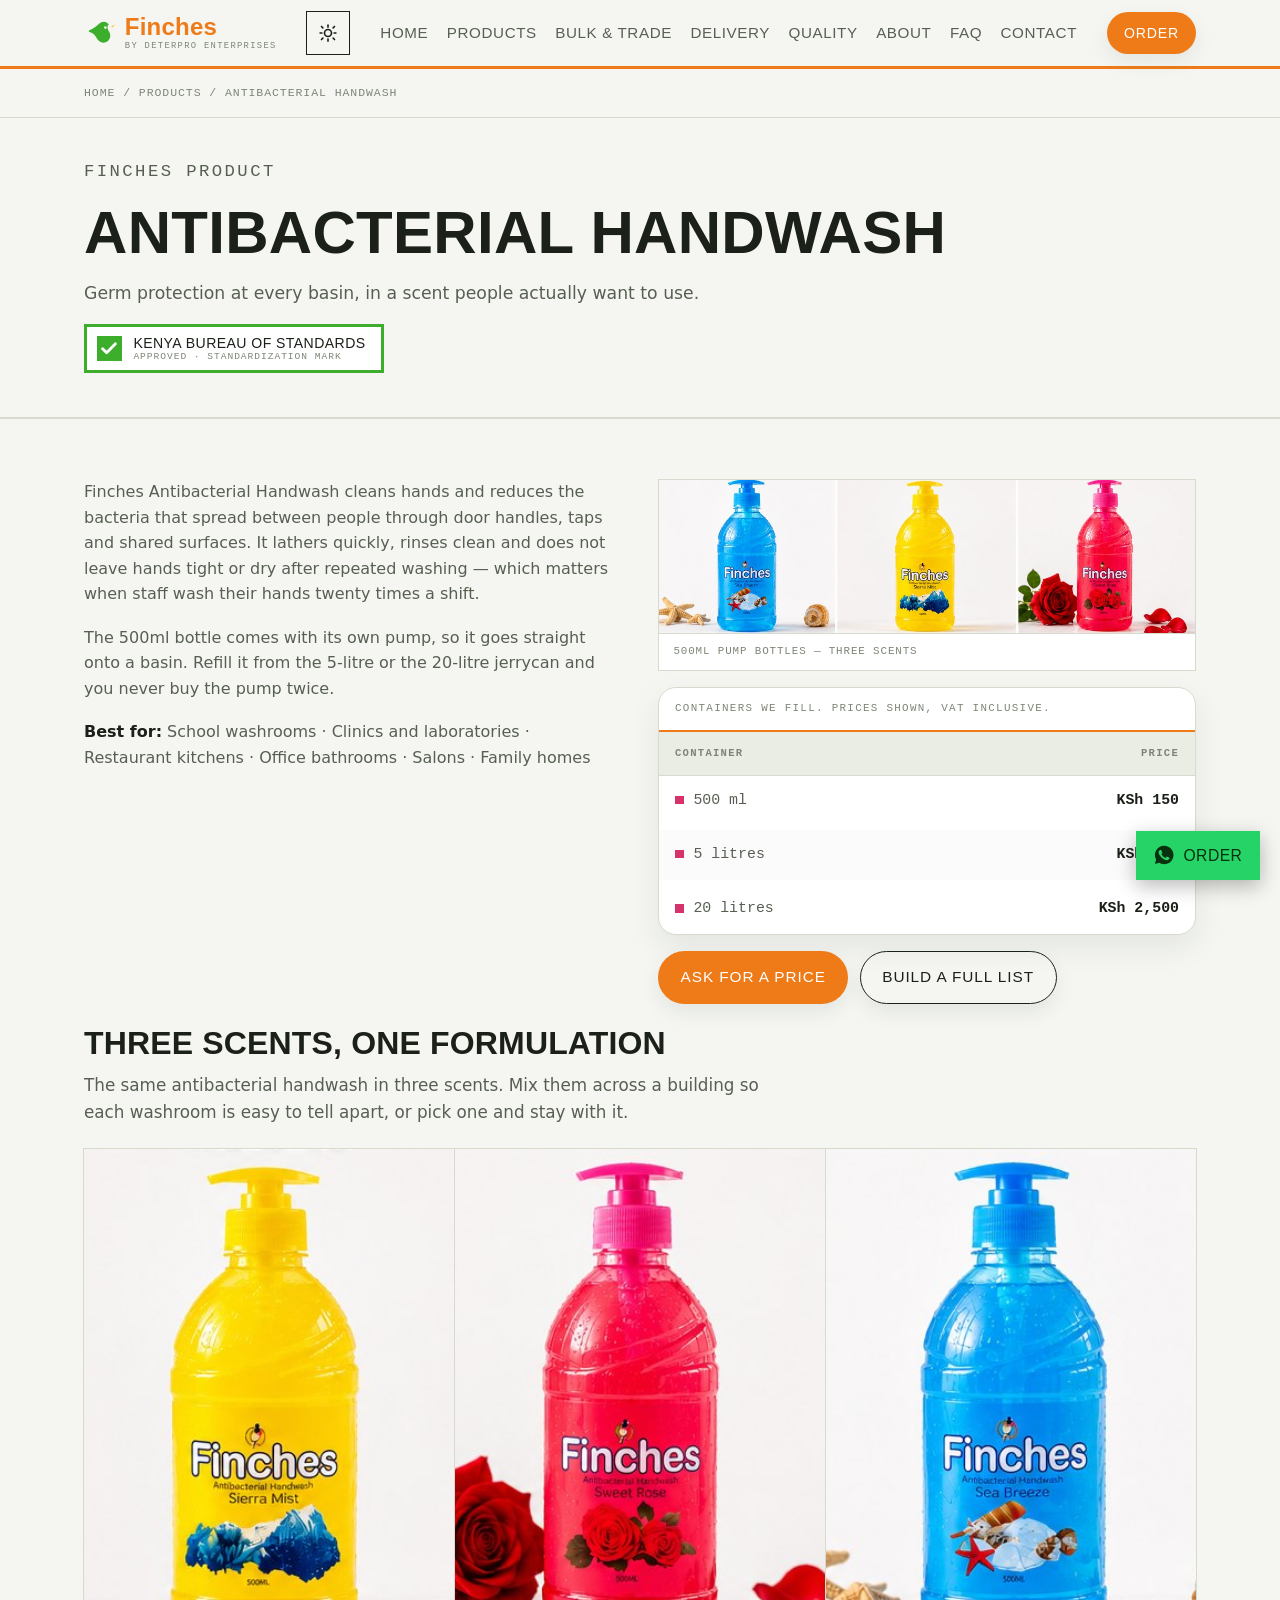
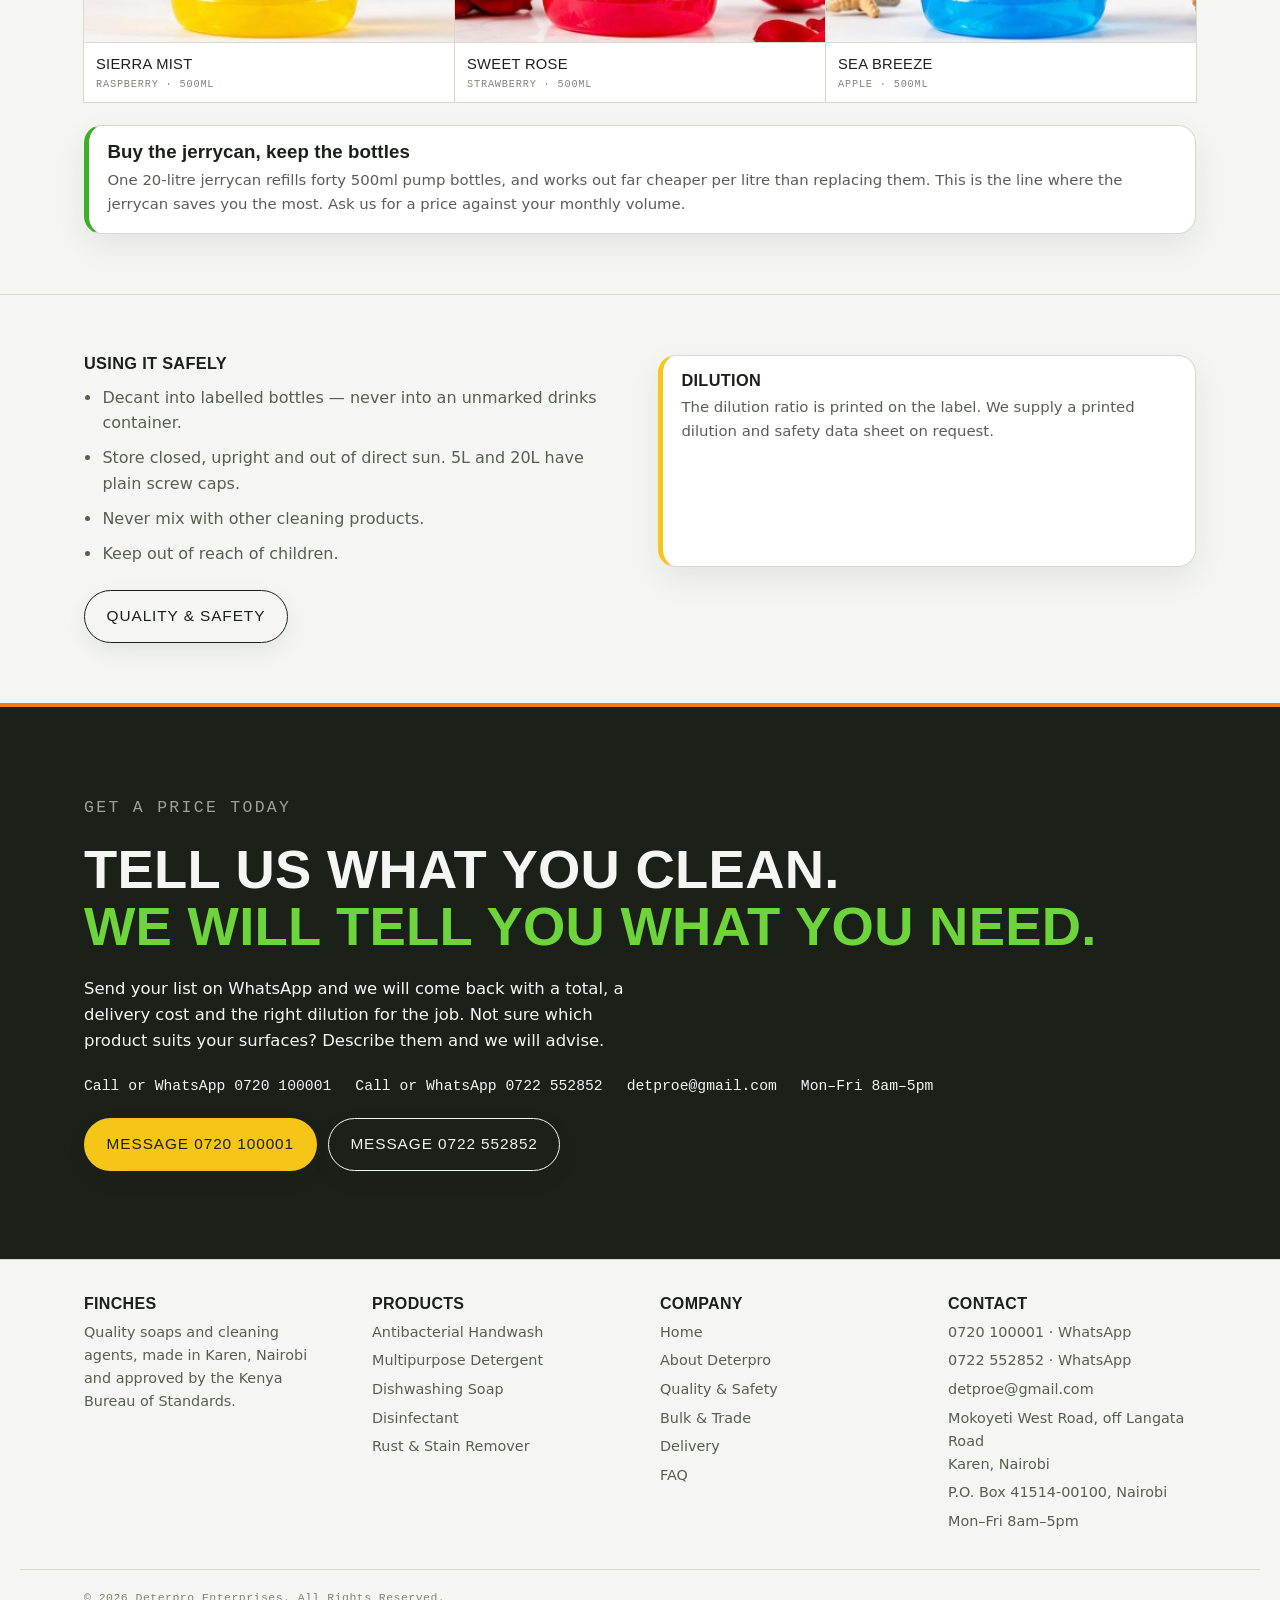
<file: public/products/handwash.html>
<!doctype html>
<html lang="en-KE">
<head>
<meta charset="utf-8">
<meta name="viewport" content="width=device-width, initial-scale=1">
<title>Antibacterial Handwash &mdash; Finches, Nairobi</title>
<meta name="description" content="Finches Antibacterial Handwash in Sierra Mist, Sweet Rose and Sea Breeze. KEBS approved. 500ml bottles, 5 litre and 20 litre jerrycans. Prices from KSh 150.">
<meta name="color-scheme" content="light">
<meta name="theme-color" content="#EE7B18">
<script>(function(){try{var t=localStorage.getItem('finches-theme');if(t==='dark'||t==='light'){document.documentElement.setAttribute('data-theme',t);}}catch(e){}document.documentElement.classList.add('js');})();</script>
<link rel="canonical" href="https://deterpro.co.ke/products/handwash.html">
<meta property="og:type" content="website">
<meta property="og:site_name" content="Finches by Deterpro Enterprises">
<meta property="og:title" content="Antibacterial Handwash &mdash; Finches, Nairobi">
<meta property="og:description" content="Finches Antibacterial Handwash in Sierra Mist, Sweet Rose and Sea Breeze. KEBS approved. 500ml bottles, 5 litre and 20 litre jerrycans. Prices from KSh 150.">
<meta property="og:locale" content="en_KE">
<meta property="og:url" content="https://deterpro.co.ke/products/handwash.html">
<meta property="og:image" content="https://deterpro.co.ke/assets/img/og-card.png">
<meta property="og:image:width" content="1200">
<meta property="og:image:height" content="630">
<meta property="og:image:alt" content="Finches - soaps and cleaning agents, KEBS approved, made in Nairobi">
<meta name="twitter:card" content="summary_large_image">
<link rel="icon" href="data:image/svg+xml,%3Csvg xmlns='http://www.w3.org/2000/svg' viewBox='0 0 32 32'%3E%3Cpath d='M25 8a6 6 0 0 0-9.6-1.4C12 9.6 9 12 5.5 13.2c-.9.3-.9 1.5 0 1.8 2 .7 3.4 1.4 4.6 2.6 2.4 2.4 3.1 6 6.6 7.5 4.2 1.8 9-1.1 9.5-5.6.3-2.6-.8-4.4-1.8-6-.6-1-.9-2-.9-3 0-.9.2-1.7.5-2.5z' fill='%233DAE2B'/%3E%3C/svg%3E">

<link rel="stylesheet" href="../assets/css/style.css?v=15">
<script src="../assets/js/main.js?v=15" defer></script>

</head>
<body>
<a class="skip-link" href="#main">Skip to content</a>

<header class="site-header">
  <div class="wrap site-header__inner">
    <a class="logo" href="../index.html">
      <svg width="32" height="32" viewBox="0 0 32 32" role="img" aria-label="Finches">
        <path d="M25 8a6 6 0 0 0-9.6-1.4C12 9.6 9 12 5.5 13.2c-.9.3-.9 1.5 0 1.8 2 .7 3.4 1.4 4.6 2.6 2.4 2.4 3.1 6 6.6 7.5 4.2 1.8 9-1.1 9.5-5.6.3-2.6-.8-4.4-1.8-6-.6-1-.9-2-.9-3 0-.9.2-1.7.5-2.5z" fill="var(--green)"/>
        <circle cx="21.4" cy="10.6" r="1.3" fill="var(--ground)"/>
        <path d="M27.5 9.2 31.5 7.4l-3.6 3.4z" fill="var(--yellow)"/>
      </svg>
      <span class="logo__type">
        <span class="logo__name">Finches</span>
        <span class="logo__by">By Deterpro Enterprises</span>
      </span>
    </a>

    <div class="site-header__tools">
      <button class="theme-toggle" type="button" aria-pressed="false" aria-label="Switch to dark mode" title="Switch to dark mode">
        <svg class="theme-toggle__sun" width="20" height="20" viewBox="0 0 24 24" fill="none" stroke="currentColor" stroke-width="2" stroke-linecap="round" aria-hidden="true">
          <circle cx="12" cy="12" r="4.2"/>
          <path d="M12 2.5v2.2M12 19.3v2.2M4.2 4.2l1.6 1.6M18.2 18.2l1.6 1.6M2.5 12h2.2M19.3 12h2.2M4.2 19.8l1.6-1.6M18.2 5.8l1.6-1.6"/>
        </svg>
        <svg class="theme-toggle__moon" width="20" height="20" viewBox="0 0 24 24" fill="currentColor" aria-hidden="true">
          <path d="M20.5 14.6A8.6 8.6 0 0 1 9.4 3.5a8.6 8.6 0 1 0 11.1 11.1z"/>
        </svg>
      </button>

      <button class="nav-toggle" type="button" aria-expanded="false" aria-controls="site-nav" aria-label="Open menu">
        <span class="nav-toggle__bars" aria-hidden="true"></span>
      </button>
    </div>

    <nav class="site-nav" id="site-nav" aria-label="Primary">
      <a href="../index.html">Home</a>
      <a href="../products.html">Products</a>
      <a href="../bulk.html">Bulk &amp; Trade</a>
      <a href="../delivery.html">Delivery</a>
      <a href="../quality.html">Quality</a>
      <a href="../about.html">About</a>
      <a href="../faq.html">FAQ</a>
      <a href="../contact.html">Contact</a>
    </nav>

    <a class="btn btn--primary site-header__cta" href="https://wa.me/254720100001?text=Hello%20Finches%2C%20I%20would%20like%20to%20order%3A">Order</a>
  </div>
</header>

<main id="main">
<nav class="crumb" aria-label="Breadcrumb">
  <div class="wrap"><a href="../index.html">Home</a> / <a href="../products.html">Products</a> / Antibacterial Handwash</div>
</nav>

<div class="page-head">
  <div class="wrap page-head__inner">
    <p class="eyebrow">Finches product</p>
    <h1>Antibacterial Handwash</h1>
    <p>Germ protection at every basin, in a scent people actually want to use.</p>
    <div class="kebs">
      <span class="kebs__tick" aria-hidden="true"><svg width="16" height="13" viewBox="0 0 15 12"><path d="M1.5 6.2 5.3 10 13.5 1.6" fill="none" stroke="#fff" stroke-width="2.6" stroke-linecap="round" stroke-linejoin="round"/></svg></span>
      <span class="kebs__text">Kenya Bureau of Standards<small>Approved &middot; Standardization Mark</small></span>
    </div>
  </div>
</div>

<section class="band">
  <div class="wrap band__inner">
    <div class="band__body">
      <div class="split">
        <div class="prose">
          <p>Finches Antibacterial Handwash cleans hands and reduces the bacteria that spread between people through door handles, taps and shared surfaces. It lathers quickly, rinses clean and does not leave hands tight or dry after repeated washing &mdash; which matters when staff wash their hands twenty times a shift.</p><p>The 500ml bottle comes with its own pump, so it goes straight onto a basin. Refill it from the 5-litre or the 20-litre jerrycan and you never buy the pump twice.</p>
          <p><strong>Best for:</strong> School washrooms &middot; Clinics and laboratories &middot; Restaurant kitchens &middot; Office bathrooms &middot; Salons &middot; Family homes</p>
        </div>
        <div>
          <figure class="shot"><img src="../assets/img/handwash-group.jpg" alt="Finches Antibacterial Handwash" width="1000" height="1000" loading="lazy" decoding="async"><figcaption>500ml pump bottles &mdash; three scents</figcaption></figure>
          <div class="table-scroll" style="margin-top:1rem">
            <table>
              <caption>Containers we fill. Prices shown, VAT inclusive.</caption>
              <thead><tr><th scope="col">Container</th><th scope="col" class="price">Price</th></tr></thead>
              <tbody><tr style="--code:var(--p-handwash)"><td class="vol"><i class="rowcode"></i>500 ml</td><td class="price">KSh 150</td></tr><tr style="--code:var(--p-handwash)"><td class="vol"><i class="rowcode"></i>5 litres</td><td class="price">KSh 700</td></tr><tr style="--code:var(--p-handwash)"><td class="vol"><i class="rowcode"></i>20 litres</td><td class="price">KSh 2,500</td></tr></tbody>
            </table>
          </div>
          <div class="actions" style="margin-top:1rem">
            <a class="btn btn--primary" href="https://wa.me/254720100001?text=Hello%20Finches%2C%20please%20quote%20me%20for%20Antibacterial%20Handwash%3A">Ask for a price</a>
            <a class="btn btn--ghost" href="../products.html">Build a full list</a>
          </div>
        </div>
      </div>
      <div class="band__head"><h3>Three scents, one formulation</h3><p>The same antibacterial handwash in three scents. Mix them across a building so each washroom is easy to tell apart, or pick one and stay with it.</p></div><div class="variants"><div class="variant"><img src="../assets/img/handwash-sierra-mist.jpg" alt="Finches Antibacterial Handwash, Sierra Mist" width="600" height="800" loading="lazy" decoding="async"><span class="variant__name">Sierra Mist<small>Raspberry &middot; 500ml</small></span></div><div class="variant"><img src="../assets/img/handwash-sweet-rose.jpg" alt="Finches Antibacterial Handwash, Sweet Rose" width="600" height="800" loading="lazy" decoding="async"><span class="variant__name">Sweet Rose<small>Strawberry &middot; 500ml</small></span></div><div class="variant"><img src="../assets/img/handwash-sea-breeze.jpg" alt="Finches Antibacterial Handwash, Sea Breeze" width="600" height="800" loading="lazy" decoding="async"><span class="variant__name">Sea Breeze<small>Apple &middot; 500ml</small></span></div></div>
      <div class="callout callout--green"><h3>Buy the jerrycan, keep the bottles</h3><p>One 20-litre jerrycan refills forty 500ml pump bottles, and works out far cheaper per litre than replacing them. This is the line where the jerrycan saves you the most. Ask us for a price against your monthly volume.</p></div>
    </div>
  </div>
</section>

<section class="band">
  <div class="wrap band__inner">
    <div class="band__body">
      <div class="split">
        <div>
          <h3>Using it safely</h3>
          <ul class="list">
            <li>Decant into labelled bottles &mdash; never into an unmarked drinks container.</li>
            <li>Store closed, upright and out of direct sun. 5L and 20L have plain screw caps.</li>
            <li>Never mix with other cleaning products.</li>
            <li>Keep out of reach of children.</li>
          </ul>
        </div>
        <div class="callout">
          <h3>Dilution</h3>
          <p>The dilution ratio is printed on the label. We supply a printed dilution and safety data sheet on request.</p>
        </div>
      </div>
      <div class="actions"><a class="btn btn--ghost" href="../quality.html">Quality &amp; safety</a></div>
    </div>
  </div>
</section><section class="close">
  <div class="wrap close__inner">
    <p class="eyebrow" style="color:var(--ground);opacity:.6">Get a price today</p>
    <h2>Tell us what you clean.<br><em>We will tell you what you need.</em></h2>
    <p>Send your list on WhatsApp and we will come back with a total, a delivery cost and the right dilution for the job. Not sure which product suits your surfaces? Describe them and we will advise.</p>
    <div class="close__lines">
      <span>Call or WhatsApp <a href="tel:+254720100001">0720 100001</a></span>
      <span>Call or WhatsApp <a href="tel:+254722552852">0722 552852</a></span>
      <span><a href="mailto:detproe@gmail.com">detproe@gmail.com</a></span>
      <span>Mon&ndash;Fri 8am&ndash;5pm</span>
    </div>
    <div class="actions">
      <a class="btn btn--yellow" href="https://wa.me/254720100001?text=Hello%20Finches%2C%20I%20would%20like%20to%20order%3A">Message 0720 100001</a>
      <a class="btn btn--ghost" href="https://wa.me/254722552852?text=Hello%20Finches%2C%20I%20would%20like%20to%20order%3A">Message 0722 552852</a>
    </div>
  </div>
</section>
</main>

<footer class="site-footer">
  <div class="wrap site-footer__inner">
    <div>
      <h2>Finches</h2>
      <p>Quality soaps and cleaning agents, made in Karen, Nairobi and approved by the Kenya Bureau of Standards.</p>
    </div>
    <div>
      <h2>Products</h2>
      <ul>
        <li><a href="../products/handwash.html">Antibacterial Handwash</a></li>
        <li><a href="../products/multipurpose-detergent.html">Multipurpose Detergent</a></li>
        <li><a href="../products/dishwashing-soap.html">Dishwashing Soap</a></li>
        <li><a href="../products/disinfectant.html">Disinfectant</a></li>
        <li><a href="../products/rust-stain-remover.html">Rust &amp; Stain Remover</a></li>
      </ul>
    </div>
    <div>
      <h2>Company</h2>
      <ul>
        <li><a href="../index.html">Home</a></li>
        <li><a href="../about.html">About Deterpro</a></li>
        <li><a href="../quality.html">Quality &amp; Safety</a></li>
        <li><a href="../bulk.html">Bulk &amp; Trade</a></li>
        <li><a href="../delivery.html">Delivery</a></li>
        <li><a href="../faq.html">FAQ</a></li>
      </ul>
    </div>
    <div>
      <h2>Contact</h2>
      <ul>
        <li><a href="tel:+254720100001">0720 100001</a> &middot; <a href="https://wa.me/254720100001">WhatsApp</a></li>
        <li><a href="tel:+254722552852">0722 552852</a> &middot; <a href="https://wa.me/254722552852">WhatsApp</a></li>
        <li><a href="mailto:detproe@gmail.com">detproe@gmail.com</a></li>
        <li>Mokoyeti West Road, off Langata Road<br>Karen, Nairobi</li>
        <li>P.O. Box 41514-00100, Nairobi</li>
        <li>Mon&ndash;Fri 8am&ndash;5pm</li>
      </ul>
    </div>
  </div>
  <div class="wrap site-footer__legal">
    <span>&copy; <span data-year>2026</span> Deterpro Enterprises. All Rights Reserved.</span>
  </div>
</footer>

<a class="wa-float" href="https://wa.me/254720100001?text=Hello%20Finches%2C%20I%20would%20like%20to%20order%3A" aria-label="Order on WhatsApp">
  <svg width="22" height="22" viewBox="0 0 24 24" aria-hidden="true" fill="currentColor"><path d="M12 2a10 10 0 0 0-8.6 15l-1.3 4.7 4.8-1.3A10 10 0 1 0 12 2zm5.8 14.2c-.2.7-1.4 1.3-2 1.4-.5.1-1.1.1-1.8-.1-.4-.1-1-.3-1.7-.6-3-1.3-4.9-4.3-5-4.5-.2-.2-1.2-1.6-1.2-3s.7-2.1 1-2.4c.3-.3.6-.4.8-.4h.6c.2 0 .4 0 .7.5l.9 2.2c.1.2.1.4 0 .6l-.4.5-.3.4c-.1.1-.3.3-.1.6.2.3.8 1.3 1.7 2.1 1.1 1 2 1.3 2.3 1.5.3.1.5.1.6 0l.9-1.1c.2-.2.4-.2.6-.1l2.1 1c.3.1.5.2.5.3.1.2.1.7-.2 1.4z"/></svg>
  <span>Order</span>
</a>
</body>
</html>
</file>
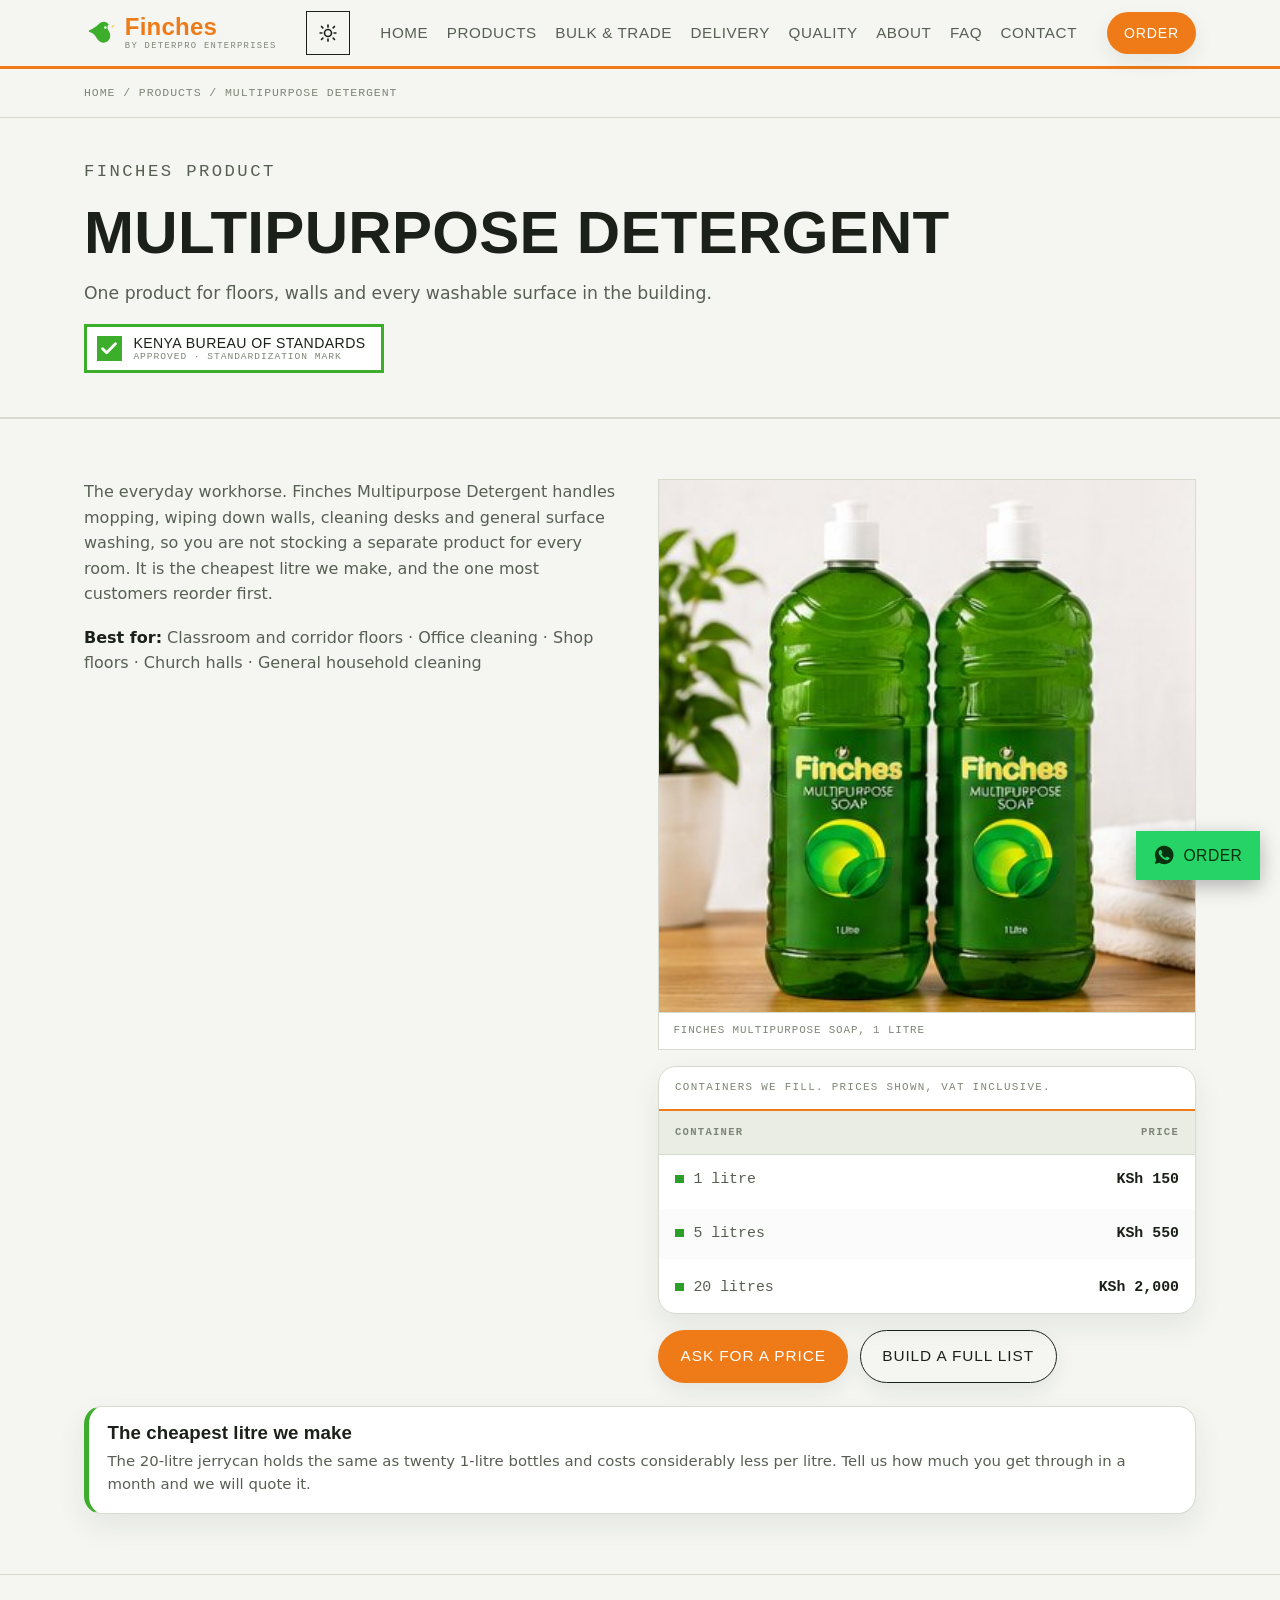
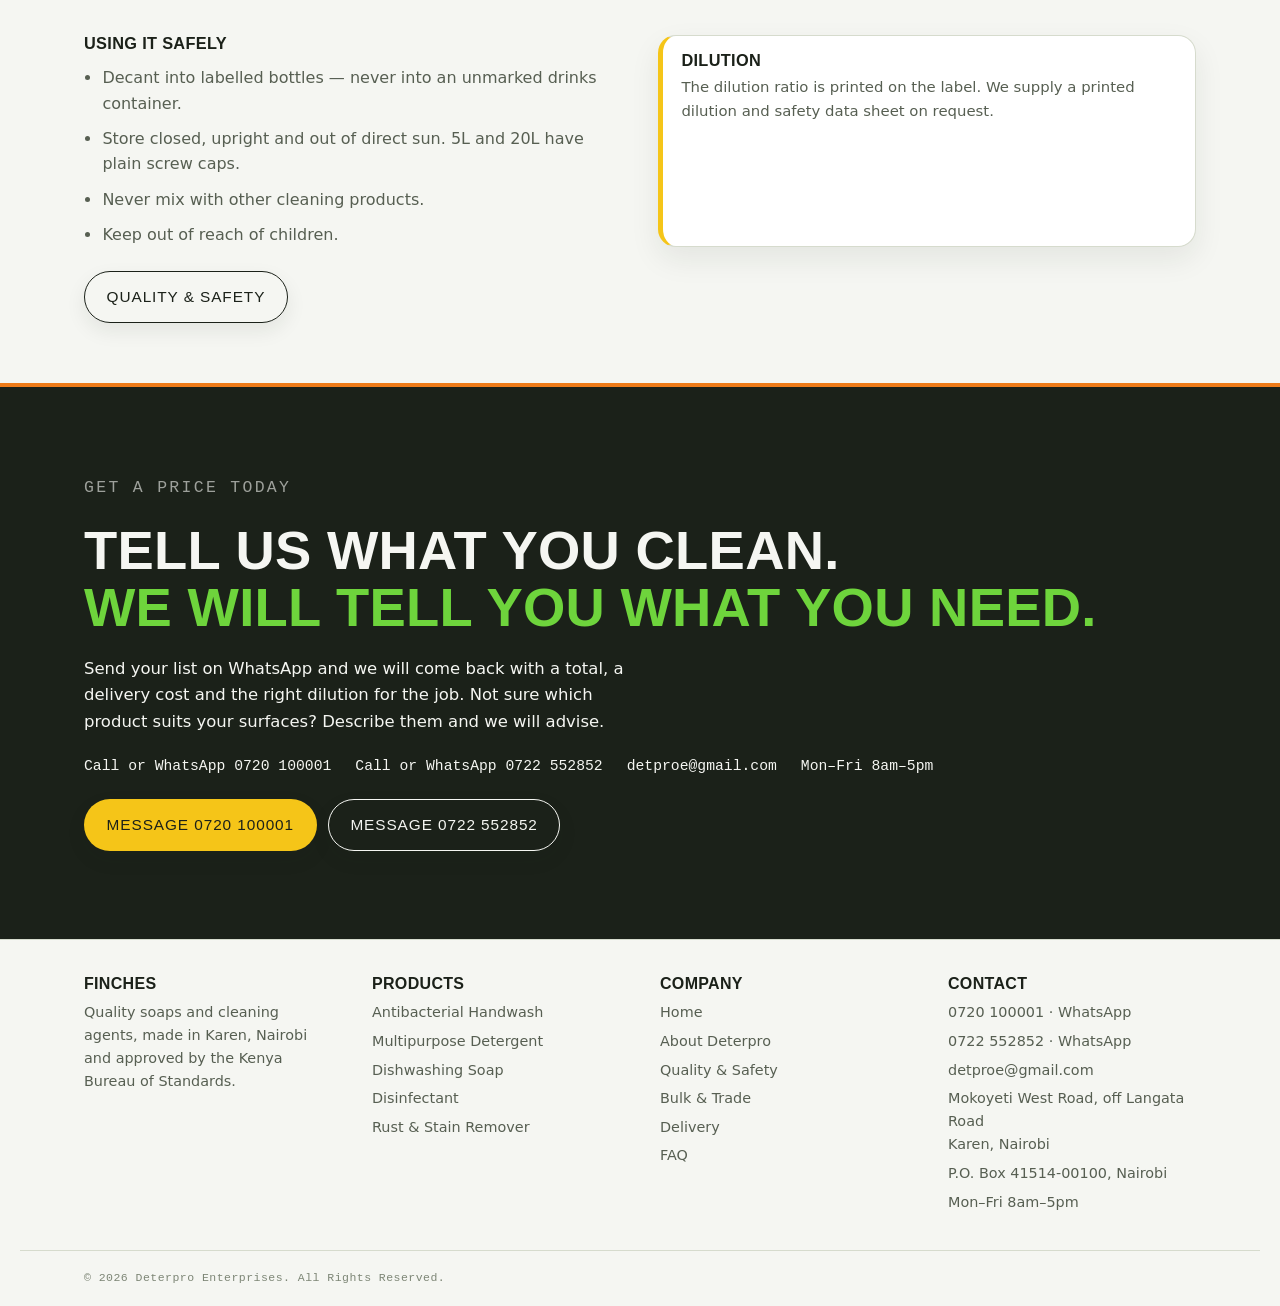
<file: public/products/multipurpose-detergent.html>
<!doctype html>
<html lang="en-KE">
<head>
<meta charset="utf-8">
<meta name="viewport" content="width=device-width, initial-scale=1">
<title>Multipurpose Detergent &mdash; Finches, Nairobi</title>
<meta name="description" content="Finches Multipurpose Detergent for floors, walls and surfaces. KEBS approved. 1 litre, 5 litre and 20 litre jerrycans. Prices from KSh 150.">
<meta name="color-scheme" content="light">
<meta name="theme-color" content="#EE7B18">
<script>(function(){try{var t=localStorage.getItem('finches-theme');if(t==='dark'||t==='light'){document.documentElement.setAttribute('data-theme',t);}}catch(e){}document.documentElement.classList.add('js');})();</script>
<link rel="canonical" href="https://deterpro.co.ke/products/multipurpose-detergent.html">
<meta property="og:type" content="website">
<meta property="og:site_name" content="Finches by Deterpro Enterprises">
<meta property="og:title" content="Multipurpose Detergent &mdash; Finches, Nairobi">
<meta property="og:description" content="Finches Multipurpose Detergent for floors, walls and surfaces. KEBS approved. 1 litre, 5 litre and 20 litre jerrycans. Prices from KSh 150.">
<meta property="og:locale" content="en_KE">
<meta property="og:url" content="https://deterpro.co.ke/products/multipurpose-detergent.html">
<meta property="og:image" content="https://deterpro.co.ke/assets/img/og-card.png">
<meta property="og:image:width" content="1200">
<meta property="og:image:height" content="630">
<meta property="og:image:alt" content="Finches - soaps and cleaning agents, KEBS approved, made in Nairobi">
<meta name="twitter:card" content="summary_large_image">
<link rel="icon" href="data:image/svg+xml,%3Csvg xmlns='http://www.w3.org/2000/svg' viewBox='0 0 32 32'%3E%3Cpath d='M25 8a6 6 0 0 0-9.6-1.4C12 9.6 9 12 5.5 13.2c-.9.3-.9 1.5 0 1.8 2 .7 3.4 1.4 4.6 2.6 2.4 2.4 3.1 6 6.6 7.5 4.2 1.8 9-1.1 9.5-5.6.3-2.6-.8-4.4-1.8-6-.6-1-.9-2-.9-3 0-.9.2-1.7.5-2.5z' fill='%233DAE2B'/%3E%3C/svg%3E">

<link rel="stylesheet" href="../assets/css/style.css?v=15">
<script src="../assets/js/main.js?v=15" defer></script>

</head>
<body>
<a class="skip-link" href="#main">Skip to content</a>

<header class="site-header">
  <div class="wrap site-header__inner">
    <a class="logo" href="../index.html">
      <svg width="32" height="32" viewBox="0 0 32 32" role="img" aria-label="Finches">
        <path d="M25 8a6 6 0 0 0-9.6-1.4C12 9.6 9 12 5.5 13.2c-.9.3-.9 1.5 0 1.8 2 .7 3.4 1.4 4.6 2.6 2.4 2.4 3.1 6 6.6 7.5 4.2 1.8 9-1.1 9.5-5.6.3-2.6-.8-4.4-1.8-6-.6-1-.9-2-.9-3 0-.9.2-1.7.5-2.5z" fill="var(--green)"/>
        <circle cx="21.4" cy="10.6" r="1.3" fill="var(--ground)"/>
        <path d="M27.5 9.2 31.5 7.4l-3.6 3.4z" fill="var(--yellow)"/>
      </svg>
      <span class="logo__type">
        <span class="logo__name">Finches</span>
        <span class="logo__by">By Deterpro Enterprises</span>
      </span>
    </a>

    <div class="site-header__tools">
      <button class="theme-toggle" type="button" aria-pressed="false" aria-label="Switch to dark mode" title="Switch to dark mode">
        <svg class="theme-toggle__sun" width="20" height="20" viewBox="0 0 24 24" fill="none" stroke="currentColor" stroke-width="2" stroke-linecap="round" aria-hidden="true">
          <circle cx="12" cy="12" r="4.2"/>
          <path d="M12 2.5v2.2M12 19.3v2.2M4.2 4.2l1.6 1.6M18.2 18.2l1.6 1.6M2.5 12h2.2M19.3 12h2.2M4.2 19.8l1.6-1.6M18.2 5.8l1.6-1.6"/>
        </svg>
        <svg class="theme-toggle__moon" width="20" height="20" viewBox="0 0 24 24" fill="currentColor" aria-hidden="true">
          <path d="M20.5 14.6A8.6 8.6 0 0 1 9.4 3.5a8.6 8.6 0 1 0 11.1 11.1z"/>
        </svg>
      </button>

      <button class="nav-toggle" type="button" aria-expanded="false" aria-controls="site-nav" aria-label="Open menu">
        <span class="nav-toggle__bars" aria-hidden="true"></span>
      </button>
    </div>

    <nav class="site-nav" id="site-nav" aria-label="Primary">
      <a href="../index.html">Home</a>
      <a href="../products.html">Products</a>
      <a href="../bulk.html">Bulk &amp; Trade</a>
      <a href="../delivery.html">Delivery</a>
      <a href="../quality.html">Quality</a>
      <a href="../about.html">About</a>
      <a href="../faq.html">FAQ</a>
      <a href="../contact.html">Contact</a>
    </nav>

    <a class="btn btn--primary site-header__cta" href="https://wa.me/254720100001?text=Hello%20Finches%2C%20I%20would%20like%20to%20order%3A">Order</a>
  </div>
</header>

<main id="main">
<nav class="crumb" aria-label="Breadcrumb">
  <div class="wrap"><a href="../index.html">Home</a> / <a href="../products.html">Products</a> / Multipurpose Detergent</div>
</nav>

<div class="page-head">
  <div class="wrap page-head__inner">
    <p class="eyebrow">Finches product</p>
    <h1>Multipurpose Detergent</h1>
    <p>One product for floors, walls and every washable surface in the building.</p>
    <div class="kebs">
      <span class="kebs__tick" aria-hidden="true"><svg width="16" height="13" viewBox="0 0 15 12"><path d="M1.5 6.2 5.3 10 13.5 1.6" fill="none" stroke="#fff" stroke-width="2.6" stroke-linecap="round" stroke-linejoin="round"/></svg></span>
      <span class="kebs__text">Kenya Bureau of Standards<small>Approved &middot; Standardization Mark</small></span>
    </div>
  </div>
</div>

<section class="band">
  <div class="wrap band__inner">
    <div class="band__body">
      <div class="split">
        <div class="prose">
          <p>The everyday workhorse. Finches Multipurpose Detergent handles mopping, wiping down walls, cleaning desks and general surface washing, so you are not stocking a separate product for every room. It is the cheapest litre we make, and the one most customers reorder first.</p>
          <p><strong>Best for:</strong> Classroom and corridor floors &middot; Office cleaning &middot; Shop floors &middot; Church halls &middot; General household cleaning</p>
        </div>
        <div>
          <figure class="shot"><img src="../assets/img/multipurpose-detergent.jpg" alt="Finches Multipurpose Detergent" width="1000" height="1000" loading="lazy" decoding="async"><figcaption>Finches Multipurpose Soap, 1 litre</figcaption></figure>
          <div class="table-scroll" style="margin-top:1rem">
            <table>
              <caption>Containers we fill. Prices shown, VAT inclusive.</caption>
              <thead><tr><th scope="col">Container</th><th scope="col" class="price">Price</th></tr></thead>
              <tbody><tr style="--code:var(--p-multi)"><td class="vol"><i class="rowcode"></i>1 litre</td><td class="price">KSh 150</td></tr><tr style="--code:var(--p-multi)"><td class="vol"><i class="rowcode"></i>5 litres</td><td class="price">KSh 550</td></tr><tr style="--code:var(--p-multi)"><td class="vol"><i class="rowcode"></i>20 litres</td><td class="price">KSh 2,000</td></tr></tbody>
            </table>
          </div>
          <div class="actions" style="margin-top:1rem">
            <a class="btn btn--primary" href="https://wa.me/254720100001?text=Hello%20Finches%2C%20please%20quote%20me%20for%20Multipurpose%20Detergent%3A">Ask for a price</a>
            <a class="btn btn--ghost" href="../products.html">Build a full list</a>
          </div>
        </div>
      </div>
      
      <div class="callout callout--green"><h3>The cheapest litre we make</h3><p>The 20-litre jerrycan holds the same as twenty 1-litre bottles and costs considerably less per litre. Tell us how much you get through in a month and we will quote it.</p></div>
    </div>
  </div>
</section>

<section class="band">
  <div class="wrap band__inner">
    <div class="band__body">
      <div class="split">
        <div>
          <h3>Using it safely</h3>
          <ul class="list">
            <li>Decant into labelled bottles &mdash; never into an unmarked drinks container.</li>
            <li>Store closed, upright and out of direct sun. 5L and 20L have plain screw caps.</li>
            <li>Never mix with other cleaning products.</li>
            <li>Keep out of reach of children.</li>
          </ul>
        </div>
        <div class="callout">
          <h3>Dilution</h3>
          <p>The dilution ratio is printed on the label. We supply a printed dilution and safety data sheet on request.</p>
        </div>
      </div>
      <div class="actions"><a class="btn btn--ghost" href="../quality.html">Quality &amp; safety</a></div>
    </div>
  </div>
</section><section class="close">
  <div class="wrap close__inner">
    <p class="eyebrow" style="color:var(--ground);opacity:.6">Get a price today</p>
    <h2>Tell us what you clean.<br><em>We will tell you what you need.</em></h2>
    <p>Send your list on WhatsApp and we will come back with a total, a delivery cost and the right dilution for the job. Not sure which product suits your surfaces? Describe them and we will advise.</p>
    <div class="close__lines">
      <span>Call or WhatsApp <a href="tel:+254720100001">0720 100001</a></span>
      <span>Call or WhatsApp <a href="tel:+254722552852">0722 552852</a></span>
      <span><a href="mailto:detproe@gmail.com">detproe@gmail.com</a></span>
      <span>Mon&ndash;Fri 8am&ndash;5pm</span>
    </div>
    <div class="actions">
      <a class="btn btn--yellow" href="https://wa.me/254720100001?text=Hello%20Finches%2C%20I%20would%20like%20to%20order%3A">Message 0720 100001</a>
      <a class="btn btn--ghost" href="https://wa.me/254722552852?text=Hello%20Finches%2C%20I%20would%20like%20to%20order%3A">Message 0722 552852</a>
    </div>
  </div>
</section>
</main>

<footer class="site-footer">
  <div class="wrap site-footer__inner">
    <div>
      <h2>Finches</h2>
      <p>Quality soaps and cleaning agents, made in Karen, Nairobi and approved by the Kenya Bureau of Standards.</p>
    </div>
    <div>
      <h2>Products</h2>
      <ul>
        <li><a href="../products/handwash.html">Antibacterial Handwash</a></li>
        <li><a href="../products/multipurpose-detergent.html">Multipurpose Detergent</a></li>
        <li><a href="../products/dishwashing-soap.html">Dishwashing Soap</a></li>
        <li><a href="../products/disinfectant.html">Disinfectant</a></li>
        <li><a href="../products/rust-stain-remover.html">Rust &amp; Stain Remover</a></li>
      </ul>
    </div>
    <div>
      <h2>Company</h2>
      <ul>
        <li><a href="../index.html">Home</a></li>
        <li><a href="../about.html">About Deterpro</a></li>
        <li><a href="../quality.html">Quality &amp; Safety</a></li>
        <li><a href="../bulk.html">Bulk &amp; Trade</a></li>
        <li><a href="../delivery.html">Delivery</a></li>
        <li><a href="../faq.html">FAQ</a></li>
      </ul>
    </div>
    <div>
      <h2>Contact</h2>
      <ul>
        <li><a href="tel:+254720100001">0720 100001</a> &middot; <a href="https://wa.me/254720100001">WhatsApp</a></li>
        <li><a href="tel:+254722552852">0722 552852</a> &middot; <a href="https://wa.me/254722552852">WhatsApp</a></li>
        <li><a href="mailto:detproe@gmail.com">detproe@gmail.com</a></li>
        <li>Mokoyeti West Road, off Langata Road<br>Karen, Nairobi</li>
        <li>P.O. Box 41514-00100, Nairobi</li>
        <li>Mon&ndash;Fri 8am&ndash;5pm</li>
      </ul>
    </div>
  </div>
  <div class="wrap site-footer__legal">
    <span>&copy; <span data-year>2026</span> Deterpro Enterprises. All Rights Reserved.</span>
  </div>
</footer>

<a class="wa-float" href="https://wa.me/254720100001?text=Hello%20Finches%2C%20I%20would%20like%20to%20order%3A" aria-label="Order on WhatsApp">
  <svg width="22" height="22" viewBox="0 0 24 24" aria-hidden="true" fill="currentColor"><path d="M12 2a10 10 0 0 0-8.6 15l-1.3 4.7 4.8-1.3A10 10 0 1 0 12 2zm5.8 14.2c-.2.7-1.4 1.3-2 1.4-.5.1-1.1.1-1.8-.1-.4-.1-1-.3-1.7-.6-3-1.3-4.9-4.3-5-4.5-.2-.2-1.2-1.6-1.2-3s.7-2.1 1-2.4c.3-.3.6-.4.8-.4h.6c.2 0 .4 0 .7.5l.9 2.2c.1.2.1.4 0 .6l-.4.5-.3.4c-.1.1-.3.3-.1.6.2.3.8 1.3 1.7 2.1 1.1 1 2 1.3 2.3 1.5.3.1.5.1.6 0l.9-1.1c.2-.2.4-.2.6-.1l2.1 1c.3.1.5.2.5.3.1.2.1.7-.2 1.4z"/></svg>
  <span>Order</span>
</a>
</body>
</html>
</file>
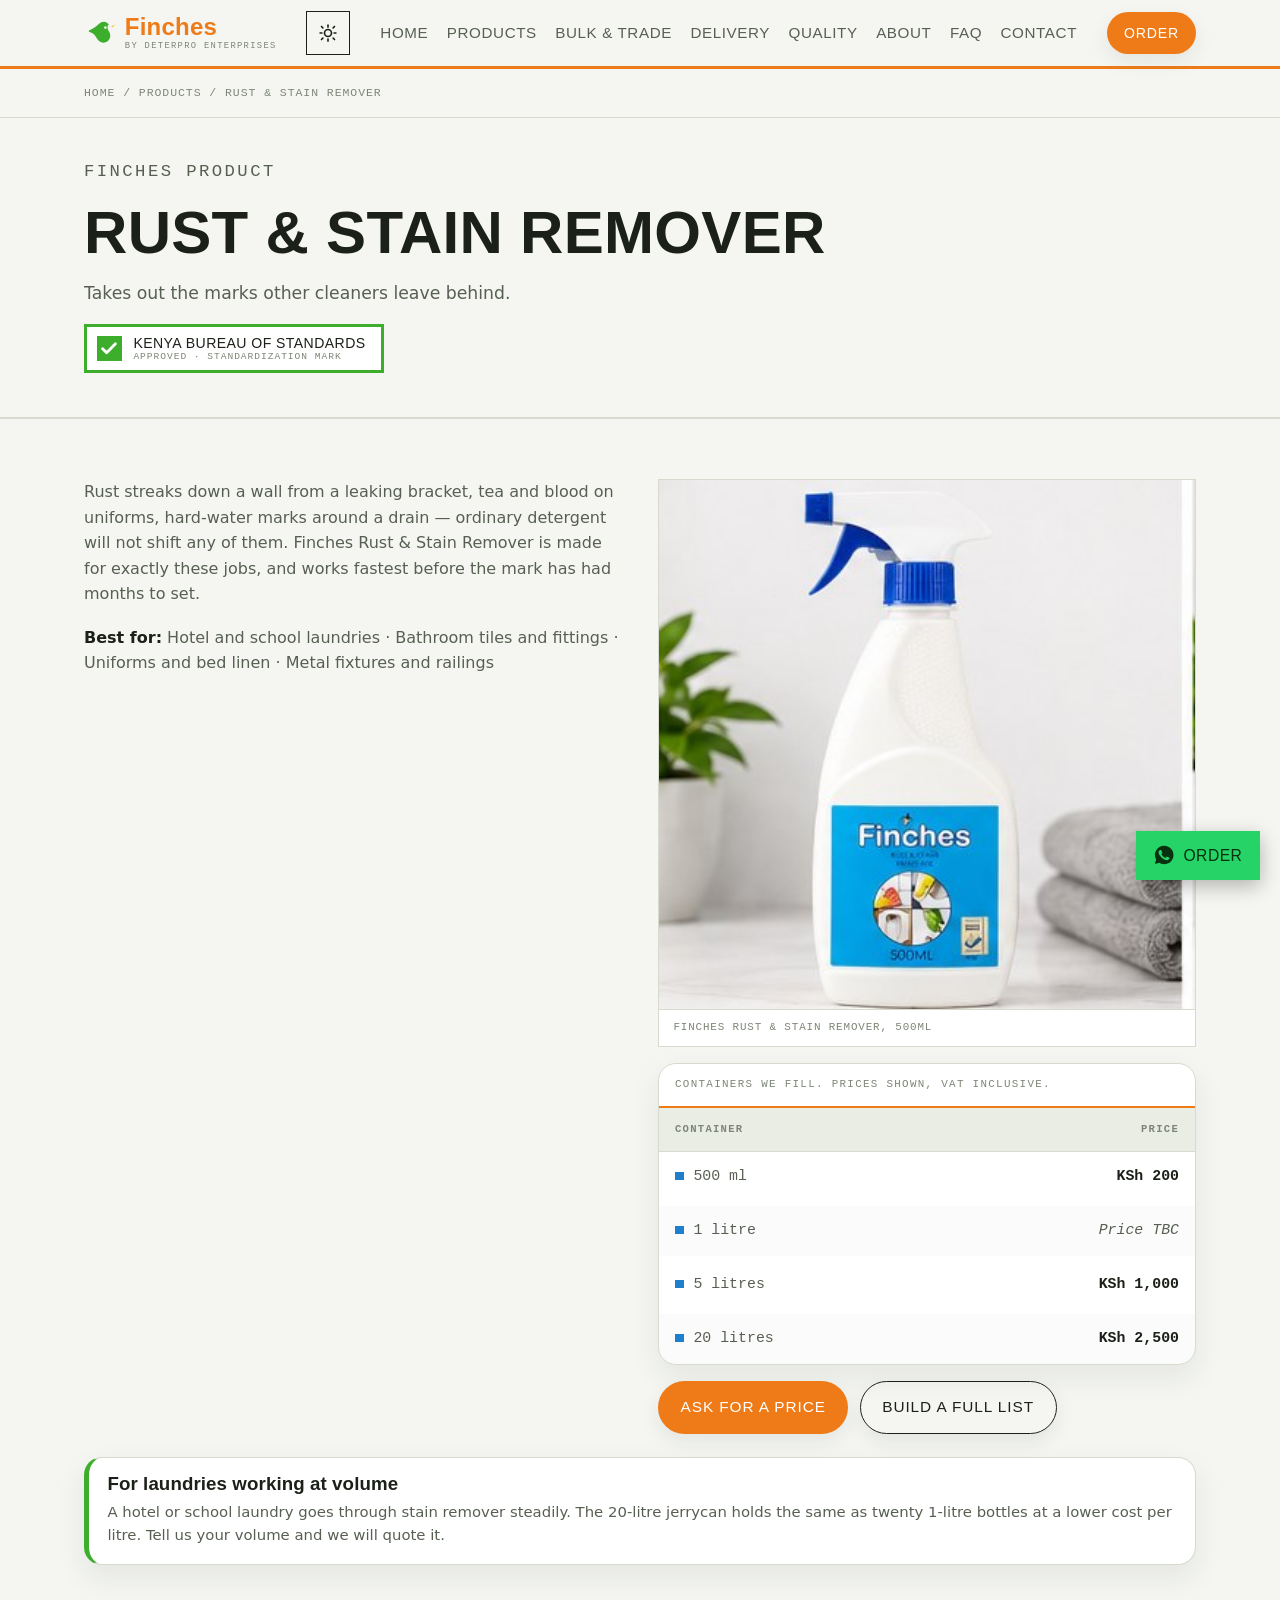
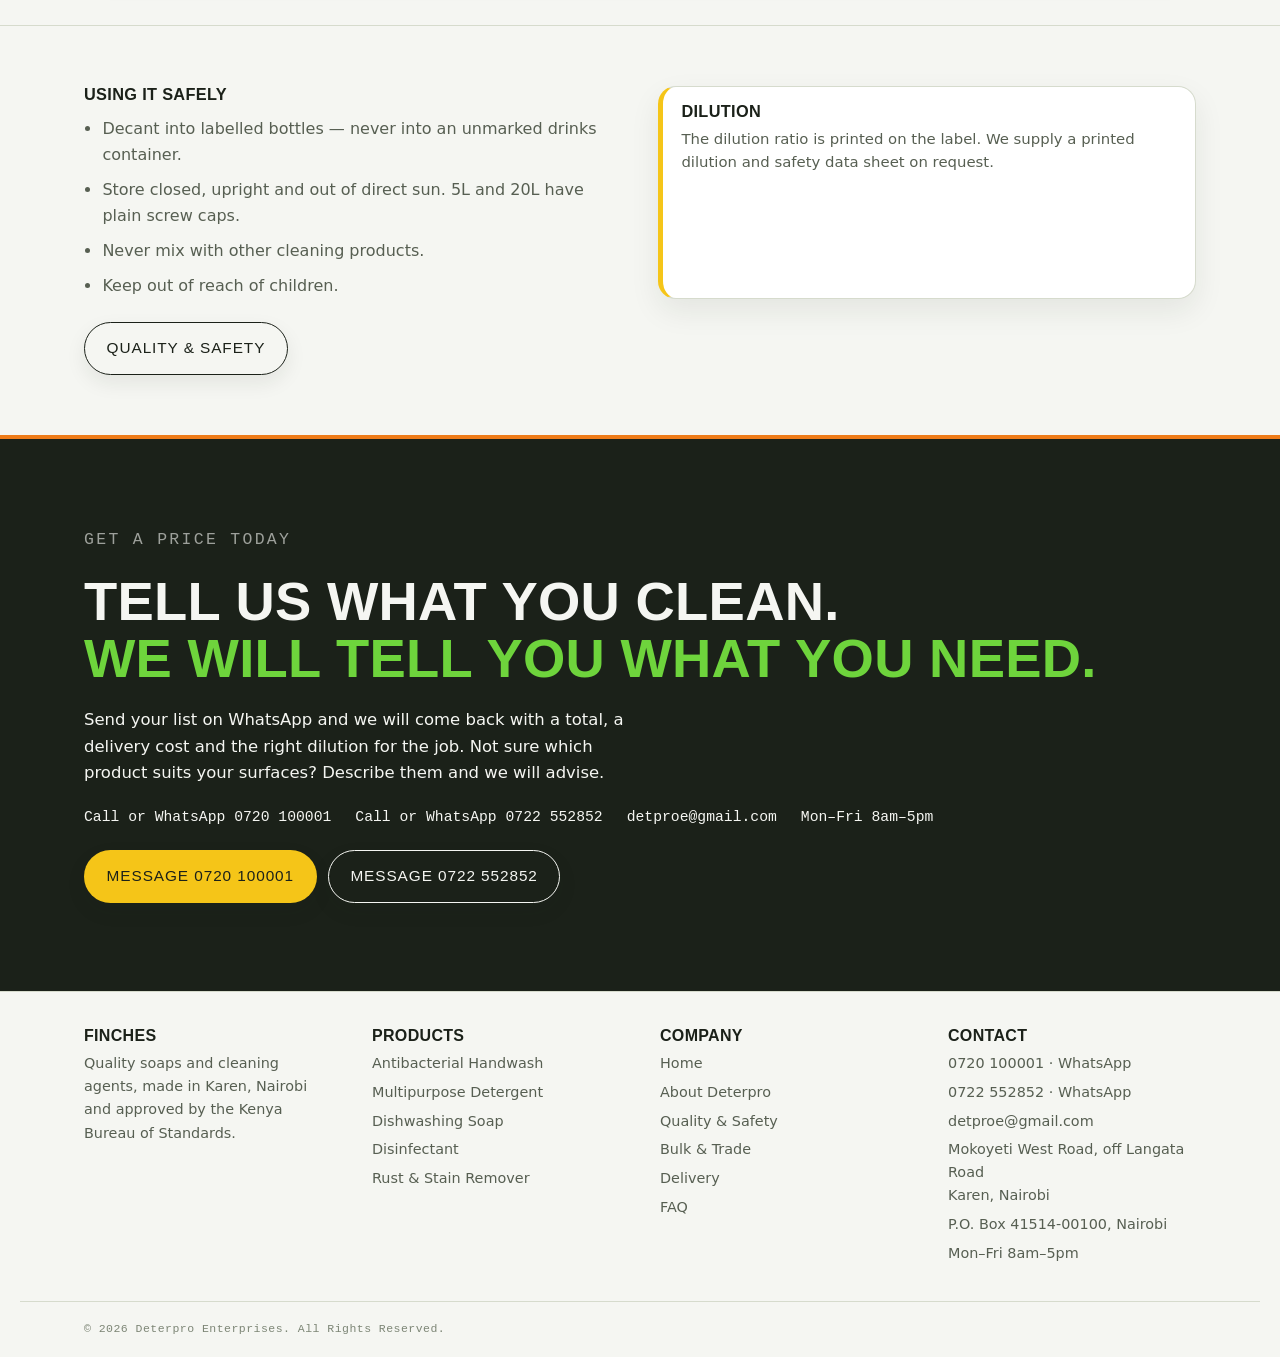
<file: public/products/rust-stain-remover.html>
<!doctype html>
<html lang="en-KE">
<head>
<meta charset="utf-8">
<meta name="viewport" content="width=device-width, initial-scale=1">
<title>Rust &amp; Stain Remover &mdash; Finches, Nairobi</title>
<meta name="description" content="Finches Rust &amp; Stain Remover lifts rust and set-in stains from fabric, tiles and metal. KEBS approved. 500ml to 20 litres. Prices from KSh 200.">
<meta name="color-scheme" content="light">
<meta name="theme-color" content="#EE7B18">
<script>(function(){try{var t=localStorage.getItem('finches-theme');if(t==='dark'||t==='light'){document.documentElement.setAttribute('data-theme',t);}}catch(e){}document.documentElement.classList.add('js');})();</script>
<link rel="canonical" href="https://deterpro.co.ke/products/rust-stain-remover.html">
<meta property="og:type" content="website">
<meta property="og:site_name" content="Finches by Deterpro Enterprises">
<meta property="og:title" content="Rust &amp; Stain Remover &mdash; Finches, Nairobi">
<meta property="og:description" content="Finches Rust &amp; Stain Remover lifts rust and set-in stains from fabric, tiles and metal. KEBS approved. 500ml to 20 litres. Prices from KSh 200.">
<meta property="og:locale" content="en_KE">
<meta property="og:url" content="https://deterpro.co.ke/products/rust-stain-remover.html">
<meta property="og:image" content="https://deterpro.co.ke/assets/img/og-card.png">
<meta property="og:image:width" content="1200">
<meta property="og:image:height" content="630">
<meta property="og:image:alt" content="Finches - soaps and cleaning agents, KEBS approved, made in Nairobi">
<meta name="twitter:card" content="summary_large_image">
<link rel="icon" href="data:image/svg+xml,%3Csvg xmlns='http://www.w3.org/2000/svg' viewBox='0 0 32 32'%3E%3Cpath d='M25 8a6 6 0 0 0-9.6-1.4C12 9.6 9 12 5.5 13.2c-.9.3-.9 1.5 0 1.8 2 .7 3.4 1.4 4.6 2.6 2.4 2.4 3.1 6 6.6 7.5 4.2 1.8 9-1.1 9.5-5.6.3-2.6-.8-4.4-1.8-6-.6-1-.9-2-.9-3 0-.9.2-1.7.5-2.5z' fill='%233DAE2B'/%3E%3C/svg%3E">

<link rel="stylesheet" href="../assets/css/style.css?v=15">
<script src="../assets/js/main.js?v=15" defer></script>

</head>
<body>
<a class="skip-link" href="#main">Skip to content</a>

<header class="site-header">
  <div class="wrap site-header__inner">
    <a class="logo" href="../index.html">
      <svg width="32" height="32" viewBox="0 0 32 32" role="img" aria-label="Finches">
        <path d="M25 8a6 6 0 0 0-9.6-1.4C12 9.6 9 12 5.5 13.2c-.9.3-.9 1.5 0 1.8 2 .7 3.4 1.4 4.6 2.6 2.4 2.4 3.1 6 6.6 7.5 4.2 1.8 9-1.1 9.5-5.6.3-2.6-.8-4.4-1.8-6-.6-1-.9-2-.9-3 0-.9.2-1.7.5-2.5z" fill="var(--green)"/>
        <circle cx="21.4" cy="10.6" r="1.3" fill="var(--ground)"/>
        <path d="M27.5 9.2 31.5 7.4l-3.6 3.4z" fill="var(--yellow)"/>
      </svg>
      <span class="logo__type">
        <span class="logo__name">Finches</span>
        <span class="logo__by">By Deterpro Enterprises</span>
      </span>
    </a>

    <div class="site-header__tools">
      <button class="theme-toggle" type="button" aria-pressed="false" aria-label="Switch to dark mode" title="Switch to dark mode">
        <svg class="theme-toggle__sun" width="20" height="20" viewBox="0 0 24 24" fill="none" stroke="currentColor" stroke-width="2" stroke-linecap="round" aria-hidden="true">
          <circle cx="12" cy="12" r="4.2"/>
          <path d="M12 2.5v2.2M12 19.3v2.2M4.2 4.2l1.6 1.6M18.2 18.2l1.6 1.6M2.5 12h2.2M19.3 12h2.2M4.2 19.8l1.6-1.6M18.2 5.8l1.6-1.6"/>
        </svg>
        <svg class="theme-toggle__moon" width="20" height="20" viewBox="0 0 24 24" fill="currentColor" aria-hidden="true">
          <path d="M20.5 14.6A8.6 8.6 0 0 1 9.4 3.5a8.6 8.6 0 1 0 11.1 11.1z"/>
        </svg>
      </button>

      <button class="nav-toggle" type="button" aria-expanded="false" aria-controls="site-nav" aria-label="Open menu">
        <span class="nav-toggle__bars" aria-hidden="true"></span>
      </button>
    </div>

    <nav class="site-nav" id="site-nav" aria-label="Primary">
      <a href="../index.html">Home</a>
      <a href="../products.html">Products</a>
      <a href="../bulk.html">Bulk &amp; Trade</a>
      <a href="../delivery.html">Delivery</a>
      <a href="../quality.html">Quality</a>
      <a href="../about.html">About</a>
      <a href="../faq.html">FAQ</a>
      <a href="../contact.html">Contact</a>
    </nav>

    <a class="btn btn--primary site-header__cta" href="https://wa.me/254720100001?text=Hello%20Finches%2C%20I%20would%20like%20to%20order%3A">Order</a>
  </div>
</header>

<main id="main">
<nav class="crumb" aria-label="Breadcrumb">
  <div class="wrap"><a href="../index.html">Home</a> / <a href="../products.html">Products</a> / Rust &amp; Stain Remover</div>
</nav>

<div class="page-head">
  <div class="wrap page-head__inner">
    <p class="eyebrow">Finches product</p>
    <h1>Rust &amp; Stain Remover</h1>
    <p>Takes out the marks other cleaners leave behind.</p>
    <div class="kebs">
      <span class="kebs__tick" aria-hidden="true"><svg width="16" height="13" viewBox="0 0 15 12"><path d="M1.5 6.2 5.3 10 13.5 1.6" fill="none" stroke="#fff" stroke-width="2.6" stroke-linecap="round" stroke-linejoin="round"/></svg></span>
      <span class="kebs__text">Kenya Bureau of Standards<small>Approved &middot; Standardization Mark</small></span>
    </div>
  </div>
</div>

<section class="band">
  <div class="wrap band__inner">
    <div class="band__body">
      <div class="split">
        <div class="prose">
          <p>Rust streaks down a wall from a leaking bracket, tea and blood on uniforms, hard-water marks around a drain &mdash; ordinary detergent will not shift any of them. Finches Rust &amp; Stain Remover is made for exactly these jobs, and works fastest before the mark has had months to set.</p>
          <p><strong>Best for:</strong> Hotel and school laundries &middot; Bathroom tiles and fittings &middot; Uniforms and bed linen &middot; Metal fixtures and railings</p>
        </div>
        <div>
          <figure class="shot"><img src="../assets/img/rust-stain-remover.jpg" alt="Finches Rust and Stain Remover" width="1000" height="1000" loading="lazy" decoding="async"><figcaption>Finches Rust &amp; Stain Remover, 500ml</figcaption></figure>
          <div class="table-scroll" style="margin-top:1rem">
            <table>
              <caption>Containers we fill. Prices shown, VAT inclusive.</caption>
              <thead><tr><th scope="col">Container</th><th scope="col" class="price">Price</th></tr></thead>
              <tbody><tr style="--code:var(--p-stain)"><td class="vol"><i class="rowcode"></i>500 ml</td><td class="price">KSh 200</td></tr><tr style="--code:var(--p-stain)"><td class="vol"><i class="rowcode"></i>1 litre</td><td class="price price--pending">Price TBC</td></tr><tr style="--code:var(--p-stain)"><td class="vol"><i class="rowcode"></i>5 litres</td><td class="price">KSh 1,000</td></tr><tr style="--code:var(--p-stain)"><td class="vol"><i class="rowcode"></i>20 litres</td><td class="price">KSh 2,500</td></tr></tbody>
            </table>
          </div>
          <div class="actions" style="margin-top:1rem">
            <a class="btn btn--primary" href="https://wa.me/254720100001?text=Hello%20Finches%2C%20please%20quote%20me%20for%20Rust%20and%20Stain%20Remover%3A">Ask for a price</a>
            <a class="btn btn--ghost" href="../products.html">Build a full list</a>
          </div>
        </div>
      </div>
      
      <div class="callout callout--green"><h3>For laundries working at volume</h3><p>A hotel or school laundry goes through stain remover steadily. The 20-litre jerrycan holds the same as twenty 1-litre bottles at a lower cost per litre. Tell us your volume and we will quote it.</p></div>
    </div>
  </div>
</section>

<section class="band">
  <div class="wrap band__inner">
    <div class="band__body">
      <div class="split">
        <div>
          <h3>Using it safely</h3>
          <ul class="list">
            <li>Decant into labelled bottles &mdash; never into an unmarked drinks container.</li>
            <li>Store closed, upright and out of direct sun. 5L and 20L have plain screw caps.</li>
            <li>Never mix with other cleaning products.</li>
            <li>Keep out of reach of children.</li>
          </ul>
        </div>
        <div class="callout">
          <h3>Dilution</h3>
          <p>The dilution ratio is printed on the label. We supply a printed dilution and safety data sheet on request.</p>
        </div>
      </div>
      <div class="actions"><a class="btn btn--ghost" href="../quality.html">Quality &amp; safety</a></div>
    </div>
  </div>
</section><section class="close">
  <div class="wrap close__inner">
    <p class="eyebrow" style="color:var(--ground);opacity:.6">Get a price today</p>
    <h2>Tell us what you clean.<br><em>We will tell you what you need.</em></h2>
    <p>Send your list on WhatsApp and we will come back with a total, a delivery cost and the right dilution for the job. Not sure which product suits your surfaces? Describe them and we will advise.</p>
    <div class="close__lines">
      <span>Call or WhatsApp <a href="tel:+254720100001">0720 100001</a></span>
      <span>Call or WhatsApp <a href="tel:+254722552852">0722 552852</a></span>
      <span><a href="mailto:detproe@gmail.com">detproe@gmail.com</a></span>
      <span>Mon&ndash;Fri 8am&ndash;5pm</span>
    </div>
    <div class="actions">
      <a class="btn btn--yellow" href="https://wa.me/254720100001?text=Hello%20Finches%2C%20I%20would%20like%20to%20order%3A">Message 0720 100001</a>
      <a class="btn btn--ghost" href="https://wa.me/254722552852?text=Hello%20Finches%2C%20I%20would%20like%20to%20order%3A">Message 0722 552852</a>
    </div>
  </div>
</section>
</main>

<footer class="site-footer">
  <div class="wrap site-footer__inner">
    <div>
      <h2>Finches</h2>
      <p>Quality soaps and cleaning agents, made in Karen, Nairobi and approved by the Kenya Bureau of Standards.</p>
    </div>
    <div>
      <h2>Products</h2>
      <ul>
        <li><a href="../products/handwash.html">Antibacterial Handwash</a></li>
        <li><a href="../products/multipurpose-detergent.html">Multipurpose Detergent</a></li>
        <li><a href="../products/dishwashing-soap.html">Dishwashing Soap</a></li>
        <li><a href="../products/disinfectant.html">Disinfectant</a></li>
        <li><a href="../products/rust-stain-remover.html">Rust &amp; Stain Remover</a></li>
      </ul>
    </div>
    <div>
      <h2>Company</h2>
      <ul>
        <li><a href="../index.html">Home</a></li>
        <li><a href="../about.html">About Deterpro</a></li>
        <li><a href="../quality.html">Quality &amp; Safety</a></li>
        <li><a href="../bulk.html">Bulk &amp; Trade</a></li>
        <li><a href="../delivery.html">Delivery</a></li>
        <li><a href="../faq.html">FAQ</a></li>
      </ul>
    </div>
    <div>
      <h2>Contact</h2>
      <ul>
        <li><a href="tel:+254720100001">0720 100001</a> &middot; <a href="https://wa.me/254720100001">WhatsApp</a></li>
        <li><a href="tel:+254722552852">0722 552852</a> &middot; <a href="https://wa.me/254722552852">WhatsApp</a></li>
        <li><a href="mailto:detproe@gmail.com">detproe@gmail.com</a></li>
        <li>Mokoyeti West Road, off Langata Road<br>Karen, Nairobi</li>
        <li>P.O. Box 41514-00100, Nairobi</li>
        <li>Mon&ndash;Fri 8am&ndash;5pm</li>
      </ul>
    </div>
  </div>
  <div class="wrap site-footer__legal">
    <span>&copy; <span data-year>2026</span> Deterpro Enterprises. All Rights Reserved.</span>
  </div>
</footer>

<a class="wa-float" href="https://wa.me/254720100001?text=Hello%20Finches%2C%20I%20would%20like%20to%20order%3A" aria-label="Order on WhatsApp">
  <svg width="22" height="22" viewBox="0 0 24 24" aria-hidden="true" fill="currentColor"><path d="M12 2a10 10 0 0 0-8.6 15l-1.3 4.7 4.8-1.3A10 10 0 1 0 12 2zm5.8 14.2c-.2.7-1.4 1.3-2 1.4-.5.1-1.1.1-1.8-.1-.4-.1-1-.3-1.7-.6-3-1.3-4.9-4.3-5-4.5-.2-.2-1.2-1.6-1.2-3s.7-2.1 1-2.4c.3-.3.6-.4.8-.4h.6c.2 0 .4 0 .7.5l.9 2.2c.1.2.1.4 0 .6l-.4.5-.3.4c-.1.1-.3.3-.1.6.2.3.8 1.3 1.7 2.1 1.1 1 2 1.3 2.3 1.5.3.1.5.1.6 0l.9-1.1c.2-.2.4-.2.6-.1l2.1 1c.3.1.5.2.5.3.1.2.1.7-.2 1.4z"/></svg>
  <span>Order</span>
</a>
</body>
</html>
</file>
<file: public/assets/css/style.css>
@charset "UTF-8";
/* ==========================================================================
   FINCHES - by Deterpro Enterprises, Karen, Nairobi
   One stylesheet. Mobile-first. No frameworks, no external requests.

   Design language: specification sheet. Hard rules instead of shadows,
   monospace for every measured quantity, one colour per product line taken
   from the real bottle and label colours.

   Palette: Finches orange from the wordmark, green from the bird and the
   labels, Deterpro blue reserved for trade surfaces only.
   ========================================================================== */

/* --------------------------------------------------------------------------
   1. TOKENS
   -------------------------------------------------------------------------- */

:root {
  --ground:       #F5F6F2;
  --surface:      #FFFFFF;
  --surface-sunk: #EAEDE4;
  --ink:          #1B2119;
  --ink-muted:    #575F52;
  --ink-faint:    #7D8676;
  --line:         #D6DBCD;
  --line-strong:  #1B2119;

  --orange:       #EE7B18;
  --orange-deep:  #C25F0A;
  --orange-soft:  #FFF1E4;
  --green:        #3DAE2B;
  --green-deep:   #2E8A20;
  --green-bright: #6ED43C;
  --yellow:       #F5C518;
  --yellow-soft:  #FFF7D1;
  --blue:         #1E5FD6;
  --whatsapp:     #25D366;
  --whatsapp-ink: #08310F;

  --action:       #EE7B18;
  --action-ink:   #FFFFFF;
  --action-hover: #C25F0A;

  /* product colour codes, matched to the actual packaging */
  --p-handwash:  #D6336C;  /* apple / raspberry / strawberry pumps */
  --p-multi:     #2E9E2A;  /* green bottle, green label */
  --p-degrease:  #C0392B;  /* orange-to-red label */
  --p-dish:      #D2691E;  /* orange liquid */
  --p-disinfect: #8E44AD;  /* purple label */
  --p-stain:     #1F7FCC;  /* blue label */

  --font-display: Bahnschrift, "DIN Alternate", "DIN Condensed", "Franklin Gothic Medium", "Arial Narrow", sans-serif;
  --font-body: "Segoe UI", system-ui, -apple-system, "Helvetica Neue", Arial, sans-serif;
  --font-data: Consolas, "SF Mono", Menlo, "Courier New", monospace;

  --measure: 66ch;
  --gutter: 1.25rem;
  --wrap: 1240px;
  --rule: 1px;
  --radius: 14px;
  --radius-lg: 18px;
  --shadow-soft: 0 12px 30px rgba(27, 33, 25, 0.08);

  --ease-out: cubic-bezier(0.22, 0.61, 0.36, 1);
  --ease-soft: cubic-bezier(0.4, 0, 0.2, 1);
  --dur-fast: 140ms;
  --dur: 260ms;
  --dur-slow: 520ms;

  /* Light everywhere, whatever the device is set to. Also stops a dark-mode
     browser auto-darkening form fields and scrollbars against a light page. */
  color-scheme: light;
}

@media (min-width: 48em) { :root { --gutter: 2.5rem; } }
@media (min-width: 75em) { :root { --gutter: 4rem; } }

/* Dark palette is kept but never applied automatically. Put data-theme="dark"
   on <html> to use it - that is all a future toggle would need to do. */
:root[data-theme="dark"] {
  color-scheme: dark;
  --ground:       #131610;
  --surface:      #1D211A;
  --surface-sunk: #171B14;
  --ink:          #ECEFE6;
  --ink-muted:    #A6AF9E;
  --ink-faint:    #8B9483;
  --line:         #303629;
  --line-strong:  #545C4C;
  --orange:       #FF9436;
  --orange-deep:  #FFAE63;
  --green:        #6ED43C;
  --green-bright: #8FE85C;
  --yellow:       #FFD740;
  --blue:         #7FA8FF;
  --action:       #F2831F;
  --action-ink:   #1B1005;
  --p-handwash:  #FF77A9;
  --p-multi:     #6BDC5F;
  --p-degrease:  #FF7B6B;
  --p-dish:      #FFA45C;
  --p-disinfect: #C08BE8;
  --p-stain:     #62BFF5;
}

/* --------------------------------------------------------------------------
   2. RESET & BASE
   -------------------------------------------------------------------------- */

*, *::before, *::after { box-sizing: border-box; }

html {
  -webkit-text-size-adjust: 100%;
  scroll-behavior: smooth;
  scroll-padding-top: 5rem;
}

body {
  margin: 0;
  background: var(--ground);
  color: var(--ink);
  font-family: var(--font-body);
  font-size: 1rem;
  line-height: 1.6;
  -webkit-font-smoothing: antialiased;
  overflow-x: hidden;
}

h1, h2, h3, h4 {
  margin: 0;
  font-family: var(--font-display);
  font-weight: 700;
  line-height: 1.05;
  letter-spacing: 0.005em;
  text-wrap: balance;
}

p, ul, ol { margin: 0; }
img, svg { max-width: 100%; height: auto; display: block; }
a { color: inherit; }

:focus-visible { outline: 3px solid var(--orange); outline-offset: 3px; }
::selection { background: var(--yellow); color: #1B2119; }

.skip-link {
  position: absolute; left: -9999px; top: 0; z-index: 100;
  background: var(--ink); color: var(--ground);
  padding: 0.75rem 1.25rem;
  font-family: var(--font-display); text-transform: uppercase; text-decoration: none;
}
.skip-link:focus { left: 0; }

.visually-hidden {
  position: absolute; width: 1px; height: 1px;
  padding: 0; margin: -1px; overflow: hidden;
  clip: rect(0 0 0 0); white-space: nowrap; border: 0;
}


/* --------------------------------------------------------------------------
   3. LAYOUT
   -------------------------------------------------------------------------- */

.wrap { width: min(100%, var(--wrap)); margin-inline: auto; padding-inline: var(--gutter); }

.band { border-top: var(--rule) solid var(--line); }

.band__inner { display: grid; grid-template-columns: 1fr; gap: 0.9rem; padding-block: 2.25rem; }


.band__body { display: flex; flex-direction: column; gap: 1.25rem; min-width: 0; }
.band__head { display: flex; flex-direction: column; gap: 0.7rem; }
.band__head h2 { font-size: clamp(1.75rem, 6vw, 3rem); text-transform: uppercase; }
.band__head h3 { font-size: clamp(1.35rem, 4.5vw, 2rem); text-transform: uppercase; }
.band__head p { max-width: var(--measure); color: var(--ink-muted); font-size: 1.05rem; }

@media (min-width: 48em) {
  .band__inner { padding-block: clamp(2.35rem, 5vw, 3.75rem); }
  .band__body { gap: 1.45rem; }
}

/* --------------------------------------------------------------------------
   4. TYPE ATOMS
   -------------------------------------------------------------------------- */

.eyebrow {
  font-family: var(--font-data); font-size: 0.72rem; letter-spacing: 0.14em;
  text-transform: uppercase; color: var(--ink-faint);
}

.num { font-family: var(--font-data); font-variant-numeric: tabular-nums; }

.prose { display: flex; flex-direction: column; gap: 1.1rem; max-width: var(--measure); color: var(--ink-muted); }
.prose strong { color: var(--ink); }

.list { margin: 0; padding-left: 1.15rem; display: flex; flex-direction: column; gap: 0.6rem; color: var(--ink-muted); }


.note { font-family: var(--font-data); font-size: 0.76rem; color: var(--ink-faint); letter-spacing: 0.04em; }

/* --------------------------------------------------------------------------
   5. BUTTONS
   -------------------------------------------------------------------------- */

.btn {
  display: inline-flex; align-items: center; justify-content: center; gap: 0.55rem;
  min-height: 46px; padding: 0.82rem 1.35rem;
  border: 1.5px solid transparent; border-radius: 999px;
  font-family: var(--font-display); font-size: 0.96rem; letter-spacing: 0.06em;
  text-transform: uppercase; text-decoration: none; cursor: pointer;
  transform: translateZ(0);
  box-shadow: 0 8px 20px rgba(27, 33, 25, 0.08);
  transition: background-color var(--dur) var(--ease-out), color var(--dur) var(--ease-out),
              border-color var(--dur) var(--ease-out), transform var(--dur-fast) var(--ease-out),
              box-shadow var(--dur) var(--ease-out);
}
.btn svg { flex: none; }
.btn:hover { transform: translateY(-2px); box-shadow: 0 12px 24px rgba(27, 33, 25, 0.12); }
.btn:active { transform: translateY(0) scale(0.985); }

.btn--primary { background: var(--action); color: var(--action-ink); }
.btn--primary:hover { background: var(--action-hover); color: var(--action-ink); }
.btn--ghost { background: transparent; color: var(--ink); border-color: var(--line-strong); }
.btn--ghost:hover { background: var(--orange-soft); color: var(--ink); border-color: var(--orange); }
.btn--yellow { background: var(--yellow); color: #1B2119; }
.btn--yellow:hover { background: #E6B400; color: #1B2119; }
.btn--wa { background: var(--whatsapp); color: var(--whatsapp-ink); }
.btn--wa:hover { background: #1FB85E; color: var(--whatsapp-ink); }

.btn[aria-disabled="true"] { opacity: 0.45; cursor: not-allowed; pointer-events: none; }

.actions { display: flex; flex-wrap: wrap; gap: 0.7rem; }

/* --------------------------------------------------------------------------
   6. HEADER & NAV
   -------------------------------------------------------------------------- */

.site-header {
  position: sticky; top: 0; z-index: 40;
  background: var(--ground); border-bottom: 3px solid var(--orange);
  transition: box-shadow var(--dur) var(--ease-soft);
}
.site-header.is-stuck { box-shadow: 0 6px 20px rgba(27, 33, 25, 0.09); }

.site-header__inner { display: flex; align-items: center; justify-content: space-between; gap: 1rem; padding-block: 0.7rem; }

.logo { display: flex; align-items: center; gap: 0.55rem; text-decoration: none; }
.logo__type { display: flex; flex-direction: column; line-height: 1; }
.logo__name { font-family: var(--font-display); font-size: 1.5rem; color: var(--orange); font-weight: 700; letter-spacing: 0.01em; }
.logo__by { font-family: var(--font-data); font-size: 0.55rem; letter-spacing: 0.15em; text-transform: uppercase; color: var(--ink-faint); margin-top: 0.18rem; }
.logo__img { height: 34px; width: auto; display: block; }
@media (min-width: 48em) { .logo__img { height: 40px; } }

.site-header__tools { display: flex; align-items: center; gap: 0.5rem; }

.theme-toggle {
  display: inline-flex; align-items: center; justify-content: center;
  width: 44px; height: 44px; padding: 0;
  background: transparent; border: var(--rule) solid var(--line-strong);
  color: var(--ink); cursor: pointer;
  transition: background-color var(--dur-fast) var(--ease-out), color var(--dur-fast) var(--ease-out);
}
.theme-toggle:hover { background: var(--ink); color: var(--ground); }

/* Sun while light, moon while dark. Both selectors are class+class so neither
   can be outranked by a bare `.theme-toggle svg` element rule. */
.theme-toggle .theme-toggle__sun { display: block; }
.theme-toggle .theme-toggle__moon { display: none; }
:root[data-theme="dark"] .theme-toggle .theme-toggle__sun { display: none; }
:root[data-theme="dark"] .theme-toggle .theme-toggle__moon { display: block; }

.nav-toggle {
  display: inline-flex; align-items: center; justify-content: center;
  width: 44px; height: 44px; padding: 0;
  background: transparent; border: var(--rule) solid var(--line-strong);
  color: var(--ink); cursor: pointer;
}
.nav-toggle__bars { display: block; width: 20px; height: 2px; background: currentColor; position: relative; }
.nav-toggle__bars::before, .nav-toggle__bars::after {
  content: ""; position: absolute; left: 0; width: 20px; height: 2px; background: currentColor;
  transition: transform 160ms var(--ease-out), top 160ms var(--ease-out);
}
.nav-toggle__bars::before { top: -6px; }
.nav-toggle__bars::after { top: 6px; }
.nav-toggle[aria-expanded="true"] .nav-toggle__bars { background: transparent; }
.nav-toggle[aria-expanded="true"] .nav-toggle__bars::before { top: 0; transform: rotate(45deg); }
.nav-toggle[aria-expanded="true"] .nav-toggle__bars::after { top: 0; transform: rotate(-45deg); }

/* Default, with no JavaScript: an open list under the header, so the site
   stays navigable. The drawer is layered on only once JS is running. */
.site-nav {
  display: flex; flex-direction: column;
  background: var(--surface); border-bottom: 2px solid var(--orange);
  padding: 0.5rem var(--gutter) 1.25rem;
}

.js .site-nav {
  position: absolute; left: 0; right: 0; top: 100%;
  opacity: 0; visibility: hidden; transform: translateY(-8px);
  transition: opacity var(--dur) var(--ease-out), transform var(--dur) var(--ease-out), visibility 0s linear var(--dur);
}
.js .site-nav[data-open="true"] { opacity: 1; visibility: visible; transform: none; transition-delay: 0s; }

.site-nav a {
  font-family: var(--font-display); font-size: 1.05rem; letter-spacing: 0.04em;
  text-transform: uppercase; text-decoration: none; color: var(--ink);
  padding: 0.8rem 0; border-bottom: var(--rule) solid var(--line);
}
.site-nav a:last-of-type { border-bottom: 0; }
.site-nav a[aria-current="page"] { color: var(--orange); }

.js .site-nav a { opacity: 0; transform: translateY(-6px); transition: opacity var(--dur) var(--ease-out), transform var(--dur) var(--ease-out); }
.js .site-nav[data-open="true"] a { opacity: 1; transform: none; }
.js .site-nav[data-open="true"] a:nth-child(1) { transition-delay: 40ms; }
.js .site-nav[data-open="true"] a:nth-child(2) { transition-delay: 70ms; }
.js .site-nav[data-open="true"] a:nth-child(3) { transition-delay: 100ms; }
.js .site-nav[data-open="true"] a:nth-child(4) { transition-delay: 130ms; }
.js .site-nav[data-open="true"] a:nth-child(5) { transition-delay: 160ms; }
.js .site-nav[data-open="true"] a:nth-child(6) { transition-delay: 190ms; }
.js .site-nav[data-open="true"] a:nth-child(7) { transition-delay: 220ms; }
.js .site-nav[data-open="true"] a:nth-child(8) { transition-delay: 250ms; }

.site-header__cta { display: none; }

@media (min-width: 64em) {
  .nav-toggle { display: none; }
  .site-nav, .js .site-nav {
    display: flex; position: static; flex-direction: row; align-items: center;
    gap: 1.15rem; padding: 0; border: 0; background: transparent;
    opacity: 1; visibility: visible; transform: none; transition: none;
  }
  /* nowrap matters: with eight items, "Bulk & Trade" broke onto a second line
     at exactly 1024px and took the whole header height with it. */
  .site-nav a { white-space: nowrap; font-size: 0.95rem; color: var(--ink-muted); padding: 0; border: 0; transition: color var(--dur-fast) var(--ease-out); }
  .site-nav a:hover { color: var(--orange); }
  .js .site-nav a { opacity: 1; transform: none; transition-delay: 0s; }
  .site-header__cta { display: inline-flex; }
  .site-header .btn { padding: 0.55rem 1rem; font-size: 0.88rem; min-height: 0; }
}

/* --------------------------------------------------------------------------
   7. HERO & PAGE HEADS
   -------------------------------------------------------------------------- */

.hero__inner { display: grid; grid-template-columns: 1fr; gap: 1.5rem; padding-block: 2rem 2.5rem; align-items: center; }
.hero__copy { display: flex; flex-direction: column; gap: 1rem; align-items: flex-start; }
.hero h1 { font-size: clamp(2.35rem, 11vw, 5rem); text-transform: uppercase; letter-spacing: -0.005em; }
.hero h1 em { font-style: normal; color: var(--orange); }
.hero__lede { font-size: clamp(1rem, 3.6vw, 1.2rem); color: var(--ink-muted); max-width: 48ch; }

@media (min-width: 56em) {
  .hero__inner { grid-template-columns: minmax(0, 1.05fr) minmax(0, 1fr); gap: clamp(1.5rem, 3vw, 3rem); padding-block: clamp(2.2rem, 5vw, 3.6rem); }
}

.page-head { border-bottom: var(--rule) solid var(--line); }
.page-head__inner { display: flex; flex-direction: column; gap: 1rem; padding-block: 2.5rem 2.75rem; align-items: flex-start; }
.page-head h1 { font-size: clamp(2rem, 8vw, 3.75rem); text-transform: uppercase; }
.page-head h1 em { font-style: normal; color: var(--orange); }
.page-head p { max-width: var(--measure); color: var(--ink-muted); font-size: 1.08rem; }

/* --------------------------------------------------------------------------
   8. KEBS MARK
   -------------------------------------------------------------------------- */

.kebs {
  display: inline-flex; align-items: center; gap: 0.7rem;
  border: 3px solid var(--green); padding: 0.5rem 0.95rem 0.5rem 0.6rem;
  background: var(--surface); max-width: max-content;
}
.kebs__tick { width: 1.6rem; height: 1.6rem; background: var(--green); display: grid; place-items: center; flex: none; }
.kebs__text { font-family: var(--font-display); font-size: 0.88rem; letter-spacing: 0.03em; text-transform: uppercase; line-height: 1.15; }
.kebs__text small {
  display: block; font-family: var(--font-data); font-size: 0.6rem;
  letter-spacing: 0.1em; color: var(--ink-faint); text-transform: uppercase;
}

/* --------------------------------------------------------------------------
   9. CONTAINER SCALE FIGURE
   -------------------------------------------------------------------------- */

.scale {
  display: flex; align-items: flex-end; justify-content: center; flex-wrap: wrap;
  gap: 1.1rem 1.5rem; padding: 2.25rem 0.5rem 0; margin: 0;
  border: 0; border-radius: 0; background: transparent;
  position: relative; box-shadow: none; overflow: visible;
}
.scale::before,
.scale::after {
  content: ""; position: absolute; pointer-events: none; z-index: 0;
}
.scale::before {
  width: 12.5rem; height: 7.5rem; left: -3.5rem; top: -2.1rem; border-radius: 50% 50% 52% 48% / 58% 42% 58% 42%;
  background: rgba(116, 163, 109, 0.30); transform: rotate(-14deg);
}
.scale::after {
  width: 14rem; height: 8rem; right: -3.5rem; bottom: -1rem; border-radius: 58% 42% 50% 50% / 52% 48% 52% 48%;
  background: rgba(116, 163, 109, 0.22); transform: rotate(18deg);
}
.scale__caption {
  position: absolute; top: 0.8rem; left: 1rem;
  font-family: var(--font-data); font-size: 0.62rem; letter-spacing: 0.12em;
  text-transform: uppercase; color: var(--ink-faint);
}
.scale__item {
  display: flex; flex-direction: column; align-items: center; gap: 0.55rem;
  position: relative; padding-bottom: 0.1rem; z-index: 1;
}
.scale__item svg {
  display: block; filter: drop-shadow(0 14px 18px rgba(27, 33, 25, 0.14));
  transition: transform var(--dur) var(--ease-out), filter var(--dur) var(--ease-out);
}
.scale__item:nth-child(1) svg { transform: translateY(4px); }
.scale__item:nth-child(2) svg { transform: translateY(2px); }
.scale__item:nth-child(4) svg { transform: translateY(2px); }
.scale__item:hover svg { transform: translateY(-2px); filter: drop-shadow(0 18px 26px rgba(27, 33, 25, 0.14)); }
.scale__label {
  display: inline-flex; align-items: center; justify-content: center; min-width: 7rem;
  padding: 0.62rem 1.2rem; border-radius: 999px; font-family: var(--font-display);
  font-size: clamp(1.1rem, 2vw, 1.55rem); letter-spacing: 0.02em; line-height: 1;
  color: #fff; text-transform: none; box-shadow: inset 0 1px 0 rgba(255,255,255,0.35), 0 10px 18px rgba(27, 33, 25, 0.08);
}
.scale__item:nth-child(1) .scale__label { background: var(--p-handwash); }
.scale__item:nth-child(2) .scale__label { background: var(--p-multi); }
.scale__item:nth-child(3) .scale__label { background: var(--p-dish); }
.scale__item:nth-child(4) .scale__label { background: var(--p-disinfect); }

@media (min-width: 40em) {
  .scale { gap: 1.2rem 1.8rem; padding-top: 2.25rem; }
}
.scale__foot {
  width: 100%; border-top: var(--rule) solid var(--line); margin-top: 1.1rem; padding: 0.7rem 0.85rem 1rem;
  font-family: var(--font-data); font-size: 0.65rem; letter-spacing: 0.06em; color: var(--ink-faint); text-align: center;
}

/* --------------------------------------------------------------------------
   10. TRUST STRIP
   -------------------------------------------------------------------------- */

.strip { border-top: 2px solid var(--orange); border-bottom: 2px solid var(--orange); background: var(--surface); }
.strip__inner { display: grid; grid-template-columns: 1fr; }
.strip__cell { padding: 1.15rem 0; display: flex; flex-direction: column; gap: 0.25rem; border-bottom: var(--rule) solid var(--line); }
.strip__cell:last-child { border-bottom: 0; }
.strip__figure { font-family: var(--font-display); font-size: 1.6rem; line-height: 1; color: var(--orange); }
.strip__label { font-size: 0.9rem; color: var(--ink-muted); }

@media (min-width: 40em) {
  .strip__inner { grid-template-columns: repeat(2, minmax(0, 1fr)); }
  .strip__cell { padding: 1.4rem 1.5rem 1.4rem 0; }
  .strip__cell:nth-child(odd) { border-right: var(--rule) solid var(--line); padding-right: 1.5rem; }
  .strip__cell:nth-child(even) { padding-left: 1.5rem; }
  .strip__cell:nth-last-child(-n+2) { border-bottom: 0; }
}
@media (min-width: 64em) {
  .strip__inner { grid-template-columns: repeat(4, minmax(0, 1fr)); }
  .strip__cell { border-bottom: 0; border-right: 0; padding: 1.5rem 1.5rem 1.5rem 0; }
  .strip__cell + .strip__cell { border-left: var(--rule) solid var(--line); padding-left: 1.5rem; }
  .strip__cell:nth-child(odd) { border-right: 0; }
}

/* --------------------------------------------------------------------------
   11. PRODUCT GRID
   -------------------------------------------------------------------------- */

/* Hairlines are drawn as an outline on each cell rather than as a background
   showing through the gaps. Outlines take no layout space and overlap inside
   the 1px gap, so the rules look identical - but when a row does not fill
   (four cards in a three-column grid), the leftover space shows the page
   rather than a slab of --line. */
.grid-rule { display: grid; grid-template-columns: 1fr; gap: var(--rule); background: transparent; }
.grid-rule > * { outline: var(--rule) solid var(--line); }
@media (min-width: 40em) { .grid-rule { grid-template-columns: repeat(auto-fit, minmax(min(100%, 19rem), 1fr)); } }

.product {
  background: var(--surface); padding: 1.2rem 1.2rem 1.1rem; display: flex; flex-direction: column;
  gap: 0.8rem; min-width: 0; border: var(--rule) solid var(--line); border-top: 5px solid var(--code, var(--orange));
  border-radius: var(--radius-lg); box-shadow: var(--shadow-soft); position: relative;
  transition: transform var(--dur) var(--ease-out), box-shadow var(--dur) var(--ease-out), border-color var(--dur) var(--ease-out);
}
.product:hover { transform: translateY(-3px); box-shadow: 0 18px 34px rgba(27, 33, 25, 0.1); border-color: var(--line-strong); }
.product::after {
  content: ""; position: absolute; top: -5px; left: 0; height: 5px; width: 100%;
  background: var(--code, var(--orange)); transform: scaleX(0); transform-origin: left;
  transition: transform var(--dur-slow) var(--ease-out);
}
.product:hover::after { transform: scaleX(1); }

.product__media { aspect-ratio: 1 / 1; margin: -1.2rem -1.2rem 0; background: var(--surface-sunk); overflow: hidden; border-radius: 0.9rem 0.9rem 0 0; }
.product__media img { width: 100%; height: 100%; object-fit: cover; transition: transform 260ms var(--ease-out); }
.product:hover .product__media img { transform: scale(1.03); }

.product__name { font-size: 1.35rem; text-transform: uppercase; }
.product__name a { text-decoration: none; transition: color var(--dur-fast) var(--ease-out); }
.product__name a:hover { color: var(--orange); }
.product__use { color: var(--ink-muted); font-size: 0.95rem; }

.product__sizes { margin-top: auto; display: flex; flex-direction: column; border-top: var(--rule) solid var(--line); }

.size-row { display: flex; align-items: baseline; justify-content: space-between; gap: 1rem; padding: 0.55rem 0; border-bottom: var(--rule) solid var(--line); }
.size-row:last-child { border-bottom: 0; }
.size-row__vol { font-family: var(--font-data); font-size: 0.85rem; letter-spacing: 0.03em; color: var(--ink-muted); display: flex; align-items: center; gap: 0.5rem; }
.size-row__dot { width: 0.5rem; height: 0.5rem; background: var(--code, var(--orange)); flex: none; }
.size-row__price { font-family: var(--font-data); font-variant-numeric: tabular-nums; font-weight: 700; }

.product__link {
  display: inline-block;
  font-family: var(--font-display); font-size: 0.92rem; letter-spacing: 0.04em;
  text-transform: uppercase; color: var(--orange); text-decoration: none;
  transition: color var(--dur-fast) var(--ease-out), transform var(--dur-fast) var(--ease-out);
}
.product__link:hover { text-decoration: underline; transform: translateX(3px); }

/* --------------------------------------------------------------------------
   12. CARDS
   -------------------------------------------------------------------------- */

.card { background: var(--surface); padding: 1.4rem; display: flex; flex-direction: column; gap: 0.6rem; border: var(--rule) solid var(--line); border-radius: var(--radius-lg); box-shadow: var(--shadow-soft); }
.card__label { font-family: var(--font-display); font-size: 1.05rem; text-transform: uppercase; letter-spacing: 0.02em; }
.card__body { color: var(--ink-muted); font-size: 0.94rem; }
.card__vol { font-family: var(--font-display); font-size: 2.1rem; line-height: 1; color: var(--orange); }
.card__icon { width: 2.4rem; height: 2.4rem; display: grid; place-items: center; background: var(--green); color: #fff; flex: none; border-radius: 12px; }

.freeship {
  border: 3px solid var(--yellow); background: var(--surface);
  padding: 1.15rem 1.35rem; display: flex; flex-wrap: wrap; align-items: center; gap: 0.55rem 1.25rem;
}
.freeship__big { font-family: var(--font-display); font-size: clamp(1.15rem, 4.5vw, 1.85rem); text-transform: uppercase; }
.freeship__note { color: var(--ink-muted); font-size: 0.94rem; }

/* --------------------------------------------------------------------------
   13. TAGS & NAMED CLIENTS
   -------------------------------------------------------------------------- */

.tags { display: flex; flex-wrap: wrap; gap: var(--rule); background: transparent; }
.tag {
  background: var(--surface); padding: 0.75rem 1.05rem;
  outline: var(--rule) solid var(--line);
  font-family: var(--font-display); font-size: 0.95rem; letter-spacing: 0.02em;
  text-transform: uppercase; flex: 1 1 auto; text-align: center; white-space: nowrap;
}

.clients {
  list-style: none; margin: 0; padding: 0;
  display: grid; grid-template-columns: 1fr; gap: var(--rule);
  background: transparent;
}
.clients > * { outline: var(--rule) solid var(--line); }
@media (min-width: 40em) { .clients { grid-template-columns: repeat(auto-fit, minmax(min(100%, 15rem), 1fr)); } }

.client {
  background: var(--surface); padding: 1.25rem 1.35rem;
  display: flex; flex-direction: column; gap: 0.3rem;
  border-left: 4px solid var(--orange);
}
.client__name { font-family: var(--font-display); font-size: 1.1rem; text-transform: uppercase; letter-spacing: 0.02em; }
.client__cat { font-family: var(--font-data); font-size: 0.66rem; letter-spacing: 0.1em; text-transform: uppercase; color: var(--ink-faint); }

/* --------------------------------------------------------------------------
   14. TRADE BLOCK
   -------------------------------------------------------------------------- */

.trade {
  border: var(--rule) solid var(--line); border-top: 5px solid var(--blue);
  border-radius: var(--radius-lg); background: var(--surface); padding: 1.2rem 1.25rem;
  display: flex; flex-direction: column; gap: 0.95rem; box-shadow: var(--shadow-soft);
}
.trade h3 { font-size: 1.4rem; text-transform: uppercase; color: var(--blue); }
.trade p { color: var(--ink-muted); max-width: var(--measure); }
.trade__grid { display: grid; grid-template-columns: 1fr; gap: 1.1rem; }
@media (min-width: 40em) { .trade__grid { grid-template-columns: repeat(auto-fit, minmax(min(100%, 12rem), 1fr)); } }
@media (min-width: 48em) { .trade { padding: 2.15rem; } }
.trade__item { display: flex; flex-direction: column; gap: 0.25rem; border-top: 2px solid var(--blue); padding-top: 0.65rem; }
.trade__k { font-family: var(--font-data); font-size: 0.66rem; letter-spacing: 0.1em; text-transform: uppercase; color: var(--ink-faint); }
.trade__v { font-size: 0.94rem; }

/* --------------------------------------------------------------------------
   15. STEPS
   -------------------------------------------------------------------------- */

.steps { display: grid; grid-template-columns: 1fr; gap: 1.4rem; }
@media (min-width: 40em) { .steps { grid-template-columns: repeat(auto-fit, minmax(min(100%, 13rem), 1fr)); } }
.step { display: flex; flex-direction: column; gap: 0.5rem; border-top: 3px solid var(--orange); padding-top: 0.8rem; }
.step__n { font-family: var(--font-data); font-size: 0.68rem; letter-spacing: 0.12em; color: var(--ink-faint); }
.step__t { font-family: var(--font-display); font-size: 1.1rem; text-transform: uppercase; letter-spacing: 0.02em; }
.step__b { color: var(--ink-muted); font-size: 0.93rem; }

/* --------------------------------------------------------------------------
   16. SPLIT & CALLOUT
   -------------------------------------------------------------------------- */

.split { display: grid; grid-template-columns: 1fr; gap: 1.75rem; }
@media (min-width: 52em) { .split { grid-template-columns: minmax(0, 1fr) minmax(0, 1fr); gap: 2.25rem; } }
.split h3 { font-size: 1.02rem; text-transform: uppercase; letter-spacing: 0.02em; margin-bottom: 0.8rem; }

.callout {
  border: var(--rule) solid var(--line); border-left: 5px solid var(--yellow);
  border-radius: var(--radius-lg); background: var(--surface); padding: 1rem 1.15rem;
  display: flex; flex-direction: column; gap: 0.45rem; box-shadow: var(--shadow-soft);
}
.callout h3 { margin-bottom: 0; }
.callout p { color: var(--ink-muted); font-size: 0.93rem; }
.callout--blue { border-left-color: var(--blue); }
.callout--green { border-left-color: var(--green); }

/* --------------------------------------------------------------------------
   17. TABLES
   -------------------------------------------------------------------------- */

.table-scroll { overflow-x: auto; -webkit-overflow-scrolling: touch; border: var(--rule) solid var(--line); border-radius: var(--radius-lg); background: var(--surface); box-shadow: var(--shadow-soft); margin-block: 0.65rem 1rem; }
table { border-collapse: collapse; width: 100%; min-width: 30rem; }
caption {
  text-align: left; padding: 0.75rem 1rem; border-bottom: 2px solid var(--orange);
  font-family: var(--font-data); font-size: 0.68rem; letter-spacing: 0.12em;
  text-transform: uppercase; color: var(--ink-faint);
}
th, td { text-align: left; padding: 0.82rem 1rem; border-bottom: var(--rule) solid var(--line); font-size: 0.93rem; }
thead th { font-family: var(--font-data); font-size: 0.66rem; letter-spacing: 0.12em; text-transform: uppercase; color: var(--ink-faint); font-weight: 700; background: var(--surface-sunk); }
tbody tr { transition: background-color var(--dur-fast) var(--ease-out); }
tbody tr + tr td { border-top: 0.3rem solid var(--surface); }
tbody tr:nth-child(even) { background: rgba(27, 33, 25, 0.015); }
tbody tr:hover { background: rgba(238, 123, 24, 0.06); }
tbody tr:last-child td { border-bottom: 0; }
td.price, th.price { text-align: right; font-family: var(--font-data); font-variant-numeric: tabular-nums; white-space: nowrap; }
td.price { font-weight: 700; }
td.price--pending, td.price.price--pending { font-weight: 400; font-style: italic; color: var(--ink-muted); }
td.vol { font-family: var(--font-data); white-space: nowrap; color: var(--ink-muted); }
.rowcode { display: inline-block; width: 0.55rem; height: 0.55rem; margin-right: 0.6rem; vertical-align: middle; background: var(--code, var(--orange)); }

/* --------------------------------------------------------------------------
   18. ORDER BUILDER
   -------------------------------------------------------------------------- */

.builder { border: 2px solid var(--orange); background: var(--surface); display: flex; flex-direction: column; border-radius: var(--radius-lg); box-shadow: var(--shadow-soft); overflow: hidden; }

.builder__head { padding: 1.15rem 1.25rem; border-bottom: var(--rule) solid var(--line); display: flex; flex-direction: column; gap: 0.35rem; }
.builder__head h3 { font-size: 1.25rem; text-transform: uppercase; }
.builder__head p { color: var(--ink-muted); font-size: 0.93rem; }

.builder__list { display: flex; flex-direction: column; }

.builder__row {
  display: grid; grid-template-columns: minmax(0, 1fr) auto;
  align-items: center; gap: 0.75rem;
  padding: 0.7rem 1.25rem; border-bottom: var(--rule) solid var(--line);
}
.builder__row--scent { grid-template-columns: minmax(0, 1fr) auto auto; }
.builder__name { display: flex; align-items: center; gap: 0.6rem; font-size: 0.93rem; min-width: 0; }
.builder__name i { width: 0.5rem; height: 0.5rem; background: var(--code, var(--orange)); flex: none; }
.builder__name span { overflow: hidden; text-overflow: ellipsis; }
.builder__name span:first-of-type { flex: 1 1 auto; min-width: 0; }

.builder__price {
  flex: none; overflow: visible; white-space: nowrap;
  font-family: var(--font-data); font-size: 0.82rem; font-weight: 600; color: var(--orange);
}
.builder__price--pending { color: var(--ink-muted); font-style: italic; font-weight: 400; }

.builder__scent {
  height: 44px; border: var(--rule) solid var(--line-strong); background: var(--surface);
  color: var(--ink); font-family: var(--font-data); font-size: 0.85rem; padding: 0 0.6rem;
  max-width: 9.5rem;
}

.qty { display: inline-flex; align-items: center; border: var(--rule) solid var(--line-strong); border-radius: 12px; overflow: hidden; }
.qty button {
  width: 44px; height: 44px; background: transparent; border: 0; color: var(--ink);
  font-family: var(--font-display); font-size: 1.25rem; line-height: 1; cursor: pointer;
  touch-action: manipulation;
  transition: background-color var(--dur-fast) var(--ease-out), color var(--dur-fast) var(--ease-out), transform var(--dur-fast) var(--ease-out);
}
.qty button:hover { background: var(--orange); color: #fff; }
.qty button:active { transform: scale(0.9); }
.qty input {
  width: 48px; height: 44px; border: 0; border-inline: var(--rule) solid var(--line);
  background: transparent; color: var(--ink); text-align: center;
  font-family: var(--font-data); font-variant-numeric: tabular-nums; font-size: 0.9rem;
  -moz-appearance: textfield;
}
.qty input::-webkit-outer-spin-button, .qty input::-webkit-inner-spin-button { -webkit-appearance: none; margin: 0; }

@media (min-width: 48em) and (pointer: fine) {
  .qty button { width: 36px; height: 36px; font-size: 1.15rem; }
  .qty input { width: 42px; height: 36px; }
}

.builder__foot { padding: 1.15rem 1.25rem; display: flex; flex-direction: column; gap: 0.85rem; background: var(--surface-sunk); }
.builder__note { font-size: 0.85rem; color: var(--ink-muted); }

[data-send] { transition: background-color var(--dur) var(--ease-out), color var(--dur) var(--ease-out), opacity var(--dur) var(--ease-out), transform var(--dur-fast) var(--ease-out); }

@media (max-width: 30em) {
  .builder__row, .builder__row--scent { grid-template-columns: 1fr; row-gap: 0.5rem; }
  .qty { justify-self: start; }
  .builder__scent { max-width: none; width: 100%; }
}

/* --------------------------------------------------------------------------
   19. FAQ ACCORDION
   -------------------------------------------------------------------------- */

.faq { border: var(--rule) solid var(--line); background: var(--surface); }
.faq__item { border-bottom: var(--rule) solid var(--line); }
.faq__item:last-child { border-bottom: 0; }
.faq h2 { margin: 0; }

.faq__q {
  width: 100%; display: flex; align-items: center; justify-content: space-between; gap: 1rem;
  padding: 1rem 1.2rem; background: transparent; border: 0; color: var(--ink);
  font-family: var(--font-display); font-size: 1.05rem; letter-spacing: 0.02em;
  text-align: left; text-transform: uppercase; cursor: pointer;
  transition: color var(--dur-fast) var(--ease-out);
}
.faq__q:hover { color: var(--orange); }

.faq__sign { position: relative; width: 14px; height: 14px; flex: none; }
.faq__sign::before, .faq__sign::after { content: ""; position: absolute; background: currentColor; transition: transform var(--dur) var(--ease-out); }
.faq__sign::before { left: 0; top: 6px; width: 14px; height: 2px; }
.faq__sign::after { left: 6px; top: 0; width: 2px; height: 14px; }
.faq__q[aria-expanded="true"] .faq__sign::after { transform: scaleY(0); }

.faq__a { color: var(--ink-muted); }
.faq__a[hidden] { display: none; }
.faq__a-inner > * { padding: 0 1.2rem 1.15rem; max-width: var(--measure); }

/* Height animates via grid-template-rows, so no JS measurement is needed.
   Visibility flips at the end so collapsed answers leave the a11y tree.
   The open state rides on .faq__item because the button sits inside an h2. */
.js .faq__a { display: grid; grid-template-rows: 0fr; transition: grid-template-rows var(--dur) var(--ease-out); }
.js .faq__a-inner { overflow: hidden; visibility: hidden; transition: visibility 0s linear var(--dur); }
.js .faq__item.is-open .faq__a { grid-template-rows: 1fr; }
.js .faq__item.is-open .faq__a-inner { visibility: visible; transition-delay: 0s; }

/* --------------------------------------------------------------------------
   22. DIRECTORS
   -------------------------------------------------------------------------- */

.person { background: var(--surface); display: flex; flex-direction: column; border-top: 5px solid var(--orange); min-width: 0; }
/* Kept for when portraits are added back - Get-PersonPhoto in the build
   script emits this markup. Directors currently show name, role and numbers
   only, by request. */
.person__photo { aspect-ratio: 4 / 3; background: var(--surface-sunk); overflow: hidden; }
.person__photo img { width: 100%; height: 100%; object-fit: cover; display: block; }
.person__body { padding: 1.4rem; display: flex; flex-direction: column; gap: 0.55rem; }
.person__name { font-size: 1.35rem; text-transform: uppercase; }
.person__role { font-family: var(--font-data); font-size: 0.7rem; letter-spacing: 0.11em; text-transform: uppercase; color: var(--ink-faint); }
.person__bio { color: var(--ink-muted); font-size: 0.94rem; }
.person__contact {
  list-style: none; margin: 0.35rem 0 0; padding: 0;
  display: flex; flex-wrap: wrap; gap: 0.35rem 1rem;
  font-family: var(--font-data); font-size: 0.88rem;
}
.person__contact a { text-decoration: none; color: var(--orange); }
.person__contact a:hover { text-decoration: underline; }

/* --------------------------------------------------------------------------
   23. PRODUCT IMAGERY
   -------------------------------------------------------------------------- */

.shot { margin: 0; border: var(--rule) solid var(--line); background: var(--surface-sunk); }
.shot img { width: 100%; height: auto; }
.shot figcaption {
  padding: 0.6rem 0.9rem; border-top: var(--rule) solid var(--line); background: var(--surface);
  font-family: var(--font-data); font-size: 0.68rem; letter-spacing: 0.08em;
  text-transform: uppercase; color: var(--ink-faint);
}

.variants { display: grid; grid-template-columns: repeat(auto-fit, minmax(min(100%, 9rem), 1fr)); gap: var(--rule); background: transparent; }
.variant { background: var(--surface); display: flex; flex-direction: column; outline: var(--rule) solid var(--line); }
.variant img { width: 100%; aspect-ratio: 3 / 4; object-fit: cover; }
.variant__name {
  padding: 0.6rem 0.75rem; font-family: var(--font-display); font-size: 0.92rem;
  letter-spacing: 0.02em; text-transform: uppercase; border-top: var(--rule) solid var(--line);
}
.variant__name small { display: block; font-family: var(--font-data); font-size: 0.64rem; letter-spacing: 0.08em; color: var(--ink-faint); text-transform: uppercase; }

/* --------------------------------------------------------------------------
   24. CLOSING CTA & FOOTER
   -------------------------------------------------------------------------- */

.close { background: var(--ink); color: var(--ground); border-top: 4px solid var(--orange); }
.close__inner { padding-block: 3rem; display: flex; flex-direction: column; gap: 1.25rem; align-items: flex-start; }
.close h2 { font-size: clamp(1.85rem, 7vw, 3.4rem); text-transform: uppercase; color: var(--ground); }
.close h2 em { font-style: normal; color: var(--green-bright); }
.close p { color: var(--ground); opacity: 0.78; max-width: 52ch; font-size: 1.03rem; }
.close .btn--ghost { color: var(--ground); border-color: var(--ground); }
.close .btn--ghost:hover { background: var(--ground); color: var(--ink); }
.close__lines { display: flex; flex-wrap: wrap; gap: 0.45rem 1.5rem; font-family: var(--font-data); font-size: 0.92rem; color: var(--ground); opacity: 0.85; }
.close__lines a { text-decoration: none; }
.close__lines a:hover { text-decoration: underline; }
@media (min-width: 48em) { .close__inner { padding-block: clamp(3.5rem, 8vw, 5.5rem); } }

.site-footer { border-top: var(--rule) solid var(--line); background: var(--ground); }
.site-footer__inner { display: grid; grid-template-columns: 1fr; gap: 1.75rem; padding-block: 2.25rem; font-size: 0.9rem; color: var(--ink-muted); }
@media (min-width: 48em) { .site-footer__inner { grid-template-columns: repeat(auto-fit, minmax(min(100%, 13rem), 1fr)); gap: 2rem 2.5rem; } }
.site-footer h2 { color: var(--ink); font-size: 1rem; letter-spacing: 0.02em; text-transform: uppercase; margin-bottom: 0.5rem; }
.site-footer ul { list-style: none; padding: 0; display: flex; flex-direction: column; gap: 0.35rem; }
.site-footer a { text-decoration: none; }
.site-footer a:hover { text-decoration: underline; color: var(--orange); }
.site-footer__legal {
  border-top: var(--rule) solid var(--line); padding-block: 1.15rem;
  font-family: var(--font-data); font-size: 0.72rem; letter-spacing: 0.04em; color: var(--ink-faint);
  display: flex; flex-wrap: wrap; gap: 0.4rem 1.25rem;
}

/* --------------------------------------------------------------------------
   25. FLOATING WHATSAPP & BREADCRUMB
   -------------------------------------------------------------------------- */

.wa-float {
  position: fixed; right: 0.9rem; bottom: 0.9rem; z-index: 50;
  display: inline-flex; align-items: center; gap: 0.5rem; padding: 0.85rem;
  background: var(--whatsapp); color: var(--whatsapp-ink); text-decoration: none;
  font-family: var(--font-display); font-size: 0.98rem; letter-spacing: 0.03em; text-transform: uppercase;
  box-shadow: 0 6px 20px rgba(0, 0, 0, 0.28);
  transition: background-color var(--dur-fast) var(--ease-out), transform var(--dur) var(--ease-out);
}
.wa-float span { display: none; }
.wa-float:hover { background: #1FBA59; transform: translateY(-2px) scale(1.03); }
.wa-float:active { transform: scale(0.97); }
@media (min-width: 36em) { .wa-float { padding: 0.75rem 1.1rem; right: 1.25rem; bottom: 1.25rem; } .wa-float span { display: inline; } }

.crumb {
  font-family: var(--font-data); font-size: 0.72rem; letter-spacing: 0.08em;
  text-transform: uppercase; color: var(--ink-faint);
  padding-block: 0.9rem; border-bottom: var(--rule) solid var(--line);
}
.crumb a { text-decoration: none; }
.crumb a:hover { color: var(--orange); text-decoration: underline; }

/* --------------------------------------------------------------------------
   25b. SMALL-SCREEN LEGIBILITY

   Several uppercase monospace labels sit around 9-11px, which reads fine on
   a desktop but is genuinely hard on a phone. Raise the floor below 48em,
   and give the "Details" link a full touch target.
   -------------------------------------------------------------------------- */

@media (max-width: 47.99em) {
  .logo__by      { font-size: 0.68rem; }
  .kebs__text small,
  .scale__caption { font-size: 0.72rem; }
  .scale__foot,
  .scale__label,
  .step__n,
  .trade__k,
  .client__cat,
  .variant__name small,
  caption,
  thead th       { font-size: 0.75rem; }
  .eyebrow       { font-size: 0.76rem; }
  .note          { font-size: 0.8rem; }

  /* "Details ->" is the primary affordance on a product card */
  .product__link {
    min-height: 44px;
    display: inline-flex;
    align-items: center;
    font-size: 1rem;
  }

  /* footer links get room for a thumb */
  .site-footer ul { gap: 0.15rem; }
  .site-footer li a { display: inline-block; padding-block: 0.35rem; }
}

/* --------------------------------------------------------------------------
   25c. CONSENT BANNER
   Only ever inserted when a tracking ID is configured.
   -------------------------------------------------------------------------- */

.consent {
  position: fixed;
  left: 0; right: 0; bottom: 0;
  z-index: 60;
  background: var(--surface);
  border-top: 3px solid var(--orange);
  padding: 1rem var(--gutter);
  display: flex;
  flex-direction: column;
  gap: 0.85rem;
  box-shadow: 0 -6px 24px rgba(27, 33, 25, 0.12);
}
.consent__text { color: var(--ink-muted); font-size: 0.93rem; max-width: var(--measure); }
.consent__actions { display: flex; flex-wrap: wrap; gap: 0.6rem; }
.consent .btn { font-size: 0.92rem; padding: 0.65rem 1.1rem; }

@media (min-width: 48em) {
  .consent {
    flex-direction: row;
    align-items: center;
    justify-content: space-between;
    gap: 1.5rem;
  }
}

/* keep the floating WhatsApp button clear of the banner */
.consent ~ .wa-float { bottom: 7.5rem; }
@media (min-width: 48em) { .consent ~ .wa-float { bottom: 5.5rem; } }

/* --------------------------------------------------------------------------
   26. MOTION

   Only transform and opacity are animated - both run on the compositor, so
   nothing here forces layout or paint while scrolling. Scroll work is done
   by IntersectionObserver, never a scroll listener. Everything is gated on
   .js so the page renders fully visible without JavaScript.
   -------------------------------------------------------------------------- */

.fill { transform-origin: bottom; animation: rise 900ms var(--ease-out) both; }
.scale__item:nth-child(2) .fill { animation-delay: 60ms; }
.scale__item:nth-child(3) .fill { animation-delay: 120ms; }
.scale__item:nth-child(4) .fill { animation-delay: 180ms; }
@keyframes rise { from { transform: scaleY(0); } to { transform: scaleY(1); } }

@keyframes enter { from { opacity: 0; transform: translateY(12px); } to { opacity: 1; transform: none; } }

.js .hero__copy > *, .js .page-head__inner > * { opacity: 0; animation: enter var(--dur-slow) var(--ease-out) forwards; }
.js .hero__copy > *:nth-child(1), .js .page-head__inner > *:nth-child(1) { animation-delay: 40ms; }
.js .hero__copy > *:nth-child(2), .js .page-head__inner > *:nth-child(2) { animation-delay: 100ms; }
.js .hero__copy > *:nth-child(3), .js .page-head__inner > *:nth-child(3) { animation-delay: 160ms; }
.js .hero__copy > *:nth-child(4), .js .page-head__inner > *:nth-child(4) { animation-delay: 220ms; }
.js .hero__copy > *:nth-child(5) { animation-delay: 280ms; }
.js .hero__copy > *:nth-child(6) { animation-delay: 340ms; }
.js .hero .scale { opacity: 0; animation: enter 640ms var(--ease-out) 180ms forwards; }

/* Initial reveal states are listed here, not added by JS, so nothing flashes. */
.js .band__head,
.js .grid-rule > *,
.js .steps > *,
.js .tags,
.js .clients > *,
.js .trade,
.js .freeship,
.js .table-scroll,
.js .faq,
.js .callout,
.js .close__inner > * {
  opacity: 0; transform: translateY(14px);
  transition: opacity var(--dur-slow) var(--ease-out), transform var(--dur-slow) var(--ease-out);
}
.js .is-in { opacity: 1; transform: none; }

.js .grid-rule > *:nth-child(2), .js .steps > *:nth-child(2), .js .clients > *:nth-child(2), .js .close__inner > *:nth-child(2) { transition-delay: 70ms; }
.js .grid-rule > *:nth-child(3), .js .steps > *:nth-child(3), .js .clients > *:nth-child(3), .js .close__inner > *:nth-child(3) { transition-delay: 140ms; }
.js .grid-rule > *:nth-child(4), .js .steps > *:nth-child(4), .js .clients > *:nth-child(4), .js .close__inner > *:nth-child(4) { transition-delay: 210ms; }
.js .grid-rule > *:nth-child(5), .js .clients > *:nth-child(5), .js .close__inner > *:nth-child(5) { transition-delay: 280ms; }
.js .grid-rule > *:nth-child(6), .js .clients > *:nth-child(6) { transition-delay: 350ms; }

.js .hero .band__head { opacity: 1; transform: none; }

@view-transition { navigation: auto; }
::view-transition-old(root), ::view-transition-new(root) { animation-duration: 220ms; animation-timing-function: var(--ease-soft); }

/* --------------------------------------------------------------------------
   27. REDUCED MOTION - a real off switch, not a shortened one
   -------------------------------------------------------------------------- */

@media (prefers-reduced-motion: reduce) {
  html { scroll-behavior: auto; }

  .js .hero__copy > *, .js .page-head__inner > *, .js .hero .scale,
  .js .band__head, .js .grid-rule > *, .js .steps > *, .js .tags, .js .clients > *,
  .js .trade, .js .freeship, .js .table-scroll, .js .faq,   .js .callout, .js .close__inner > *, .js .site-nav a, .js .wa-float {
    opacity: 1 !important; transform: none !important; animation: none !important; transition: none !important;
  }

  .fill { animation: none; }
  .btn:hover, .product:hover, .wa-float:hover, .product__link:hover { transform: none; }
  .product::after { transition: none; }
  .site-header.is-stuck { box-shadow: none; }

  @view-transition { navigation: none; }

  *, *::before, *::after {
    animation-duration: 1ms !important;
    animation-iteration-count: 1 !important;
    transition-duration: 1ms !important;
    scroll-behavior: auto !important;
  }
}

/* --------------------------------------------------------------------------
   28. PRINT
   -------------------------------------------------------------------------- */

@media print {
  .site-header, .wa-float, .nav-toggle, .site-nav, .builder__foot, .close { display: none !important; }
  body { background: #fff; color: #000; }
  .band, .table-scroll, .product { break-inside: avoid; }
  a[href^="http"]::after { content: " (" attr(href) ")"; font-size: 0.8em; }
}
</file>
